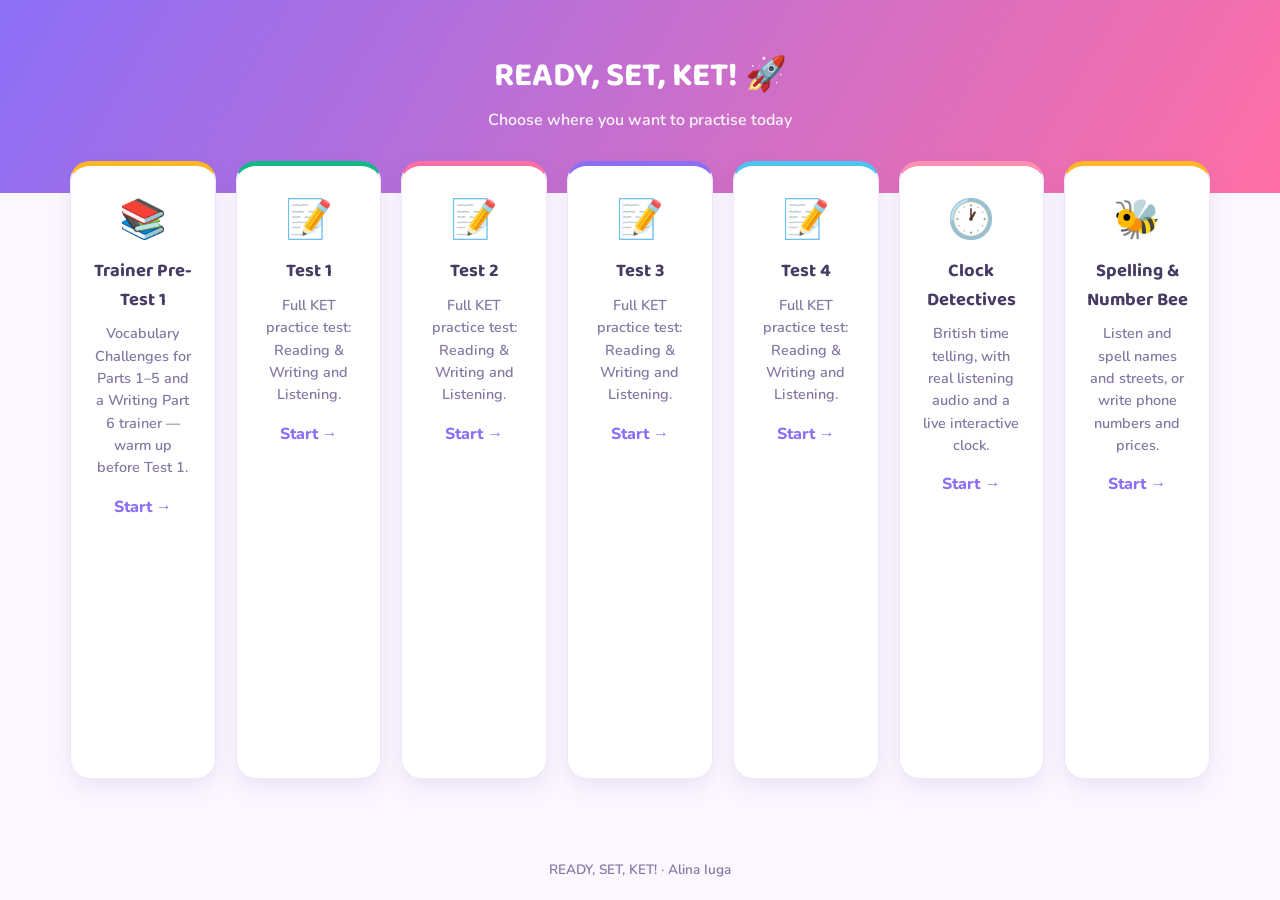
<file: index.html>
<!DOCTYPE html>
<html lang="en">
<head>
<meta charset="UTF-8">
<meta name="viewport" content="width=device-width, initial-scale=1.0">
<title>READY, SET, KET! — Home</title>
<link rel="stylesheet" href="ESTILOS/style-pretest.css">
<style>
  body{display:flex;flex-direction:column;min-height:100vh;}
  .hero{background:linear-gradient(120deg,var(--purple),var(--pink));color:#fff;text-align:center;padding:50px 20px 60px;}
  .hero h1{font-size:2.1rem;margin:0 0 6px;}
  .hero p{margin:0;font-weight:600;opacity:0.95;}
  .cards{max-width:1180px;margin:-32px auto 60px;padding:0 20px;display:grid;grid-template-columns:repeat(7,1fr);gap:20px;flex:1;}
  @media (max-width:1150px){.cards{grid-template-columns:repeat(4,1fr);}}
  @media (max-width:640px){.cards{grid-template-columns:repeat(2,1fr);}}
  @media (max-width:420px){.cards{grid-template-columns:1fr;}}
  .card{background:var(--card);border:1px solid var(--border);border-radius:var(--radius);padding:24px 20px;text-align:center;box-shadow:0 8px 20px rgba(90,70,160,0.10);text-decoration:none;color:var(--ink);transition:.15s;display:flex;flex-direction:column;gap:8px;}
  .card:hover{transform:translateY(-4px);box-shadow:0 12px 26px rgba(90,70,160,0.16);}
  .card .icon{font-size:2.4rem;}
  .card h2{margin:0;font-size:1.15rem;}
  .card p{margin:0;color:var(--ink-soft);font-size:0.9rem;font-weight:600;}
  .card .go{margin-top:8px;font-weight:800;color:var(--purple);}
  .card.pretest{border-top:5px solid var(--yellow);}
  .card.t1{border-top:5px solid var(--mint);}
  .card.t2{border-top:5px solid var(--pink);}
  .card.t3{border-top:5px solid var(--purple);}
  .card.t4{border-top:5px solid #4DC3F0;}
  .card.clock{border-top:5px solid #FF8FB1;}
  .card.bee{border-top:5px solid #FFB627;}
</style>
</head>
<body>

<div class="hero">
  <h1>READY, SET, KET! 🚀</h1>
  <p>Choose where you want to practise today</p>
</div>

<div class="cards">
  <a class="card pretest" href="PAGINAS/pretest1.html">
    <div class="icon">📚</div>
    <h2>Trainer Pre-Test 1</h2>
    <p>Vocabulary Challenges for Parts 1–5 and a Writing Part 6 trainer — warm up before Test 1.</p>
    <span class="go">Start →</span>
  </a>
  <a class="card t1" href="PAGINAS/test1.html">
    <div class="icon">📝</div>
    <h2>Test 1</h2>
    <p>Full KET practice test: Reading &amp; Writing and Listening.</p>
    <span class="go">Start →</span>
  </a>
  <a class="card t2" href="PAGINAS/test2.html">
    <div class="icon">📝</div>
    <h2>Test 2</h2>
    <p>Full KET practice test: Reading &amp; Writing and Listening.</p>
    <span class="go">Start →</span>
  </a>
  <a class="card t3" href="PAGINAS/test3.html">
    <div class="icon">📝</div>
    <h2>Test 3</h2>
    <p>Full KET practice test: Reading &amp; Writing and Listening.</p>
    <span class="go">Start →</span>
  </a>
  <a class="card t4" href="PAGINAS/test4.html">
    <div class="icon">📝</div>
    <h2>Test 4</h2>
    <p>Full KET practice test: Reading &amp; Writing and Listening.</p>
    <span class="go">Start →</span>
  </a>
  <a class="card clock" href="PAGINAS/time-telling.html">
    <div class="icon">🕐</div>
    <h2>Clock Detectives</h2>
    <p>British time telling, with real listening audio and a live interactive clock.</p>
    <span class="go">Start →</span>
  </a>
  <a class="card bee" href="PAGINAS/spelling-bee.html">
    <div class="icon">🐝</div>
    <h2>Spelling &amp; Number Bee</h2>
    <p>Listen and spell names and streets, or write phone numbers and prices.</p>
    <span class="go">Start →</span>
  </a>
</div>

<footer>READY, SET, KET! · Alina Iuga</footer>

</body>
</html>
</file>
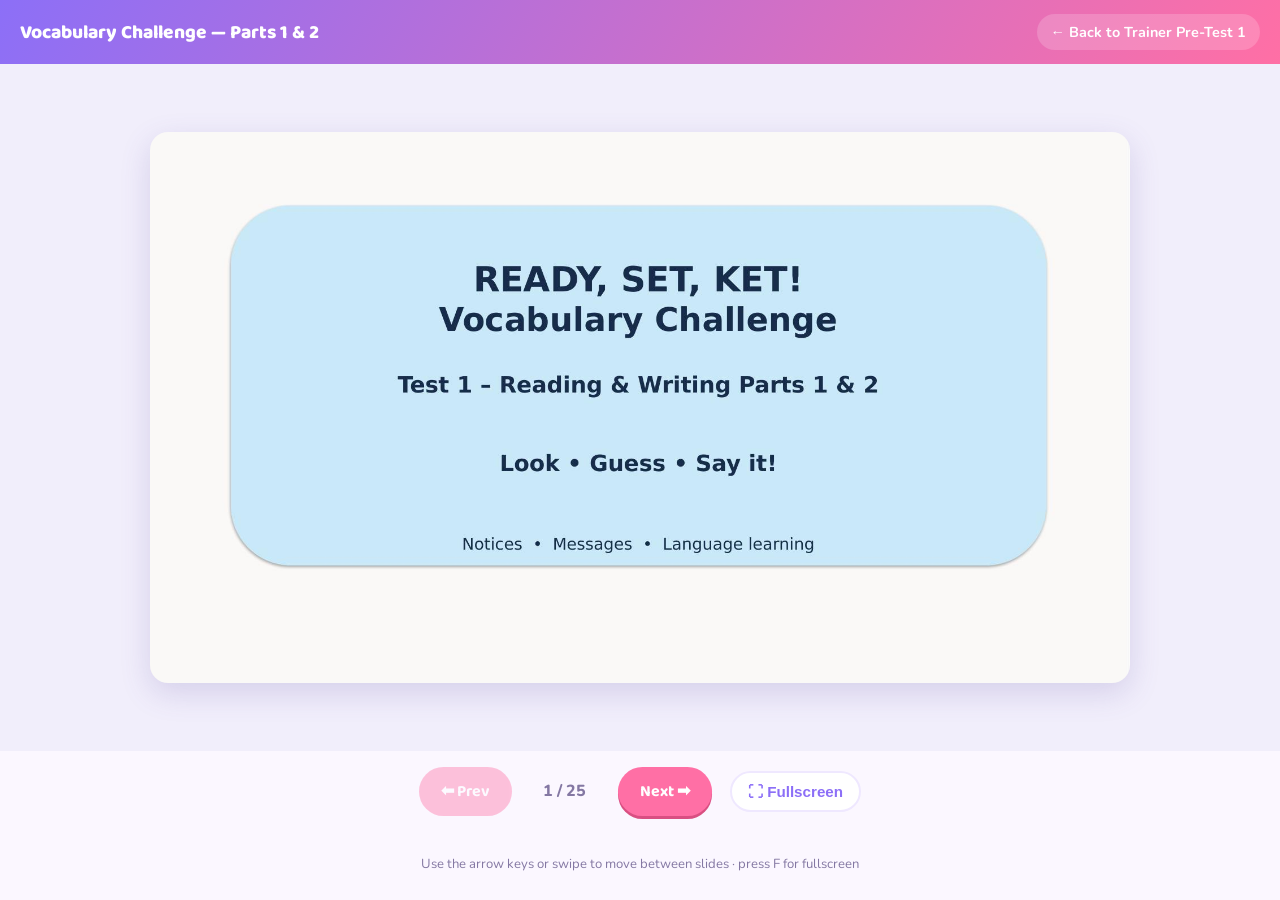
<file: PAGINAS/play-vocab1.html>
<!DOCTYPE html>
<html lang="en">
<head>
<meta charset="UTF-8">
<meta name="viewport" content="width=device-width, initial-scale=1.0">
<title>Vocabulary Challenge — Parts 1 & 2 — Slides</title>
<link rel="stylesheet" href="../ESTILOS/style-slideshow.css">
</head>
<body>

<div class="topbar">
  <span id="deck-title">Loading...</span>
  <a href="pretest1.html#vocab1">← Back to Trainer Pre-Test 1</a>
</div>

<div class="stage" id="stage">
  <div class="slide-wrap">
    <img id="slide-img" alt="Slide">
  </div>
</div>

<div class="controls">
  <button class="nav-btn" id="prev-btn">⬅ Prev</button>
  <span id="slide-counter">1 / 25</span>
  <button class="nav-btn" id="next-btn">Next ➡</button>
  <button class="icon-btn" id="fs-btn">⛶ Fullscreen</button>
</div>
<p class="hint">Use the arrow keys or swipe to move between slides · press F for fullscreen</p>

<script src="../SCRIPTS/slideshow.js"></script>
<script>
  initSlideshow({
    folder: '../IMAGENES/ppt-vocab1',
    prefix: 'slide-',
    pad: 2,
    count: 25,
    title: 'Vocabulary Challenge — Parts 1 & 2',
  });
</script>
</body>
</html>
</file>
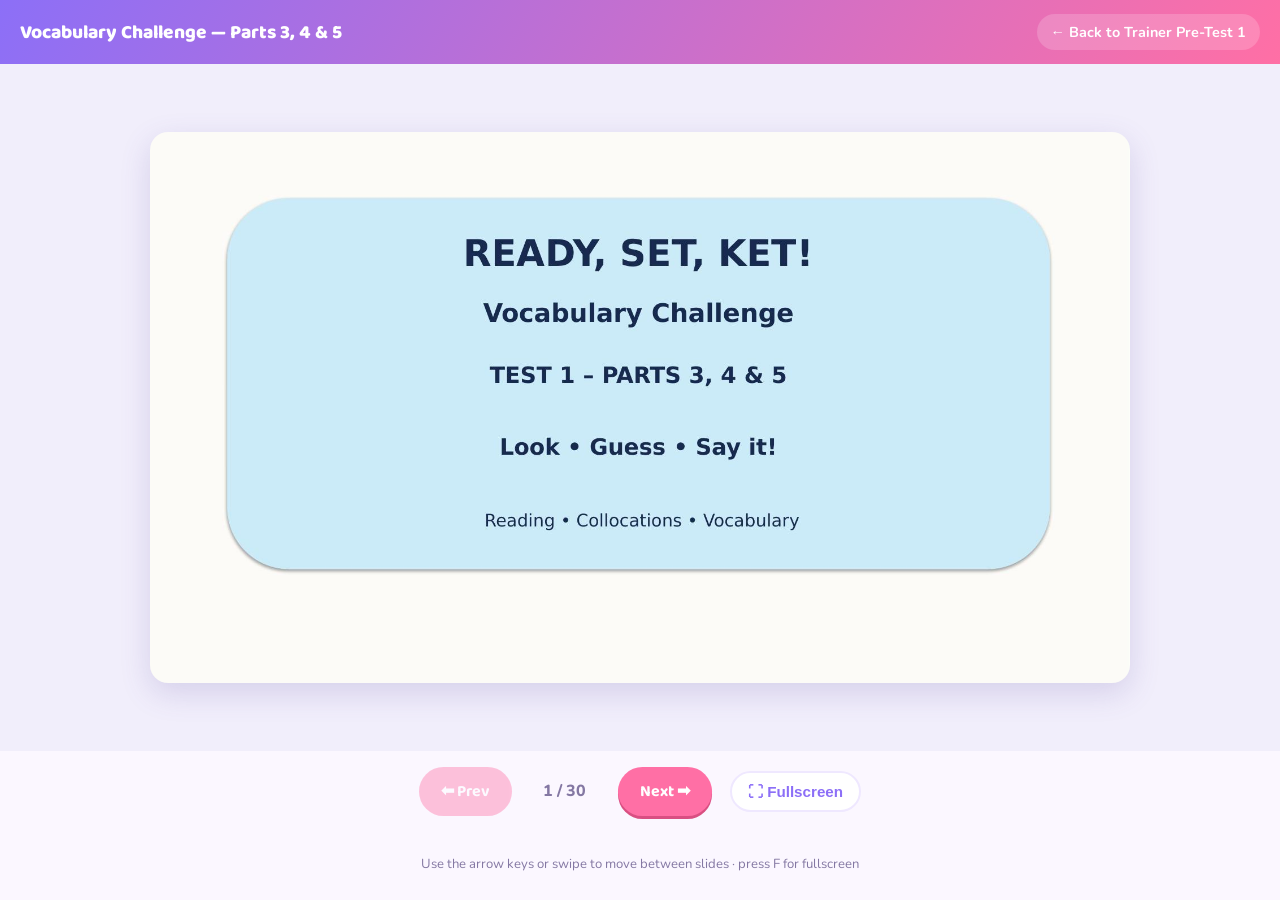
<file: PAGINAS/play-vocab2.html>
<!DOCTYPE html>
<html lang="en">
<head>
<meta charset="UTF-8">
<meta name="viewport" content="width=device-width, initial-scale=1.0">
<title>Vocabulary Challenge — Parts 3, 4 & 5 — Slides</title>
<link rel="stylesheet" href="../ESTILOS/style-slideshow.css">
</head>
<body>

<div class="topbar">
  <span id="deck-title">Loading...</span>
  <a href="pretest1.html#vocab2">← Back to Trainer Pre-Test 1</a>
</div>

<div class="stage" id="stage">
  <div class="slide-wrap">
    <img id="slide-img" alt="Slide">
  </div>
</div>

<div class="controls">
  <button class="nav-btn" id="prev-btn">⬅ Prev</button>
  <span id="slide-counter">1 / 30</span>
  <button class="nav-btn" id="next-btn">Next ➡</button>
  <button class="icon-btn" id="fs-btn">⛶ Fullscreen</button>
</div>
<p class="hint">Use the arrow keys or swipe to move between slides · press F for fullscreen</p>

<script src="../SCRIPTS/slideshow.js"></script>
<script>
  initSlideshow({
    folder: '../IMAGENES/ppt-vocab2',
    prefix: 'slide-',
    pad: 2,
    count: 30,
    title: 'Vocabulary Challenge — Parts 3, 4 & 5',
  });
</script>
</body>
</html>
</file>
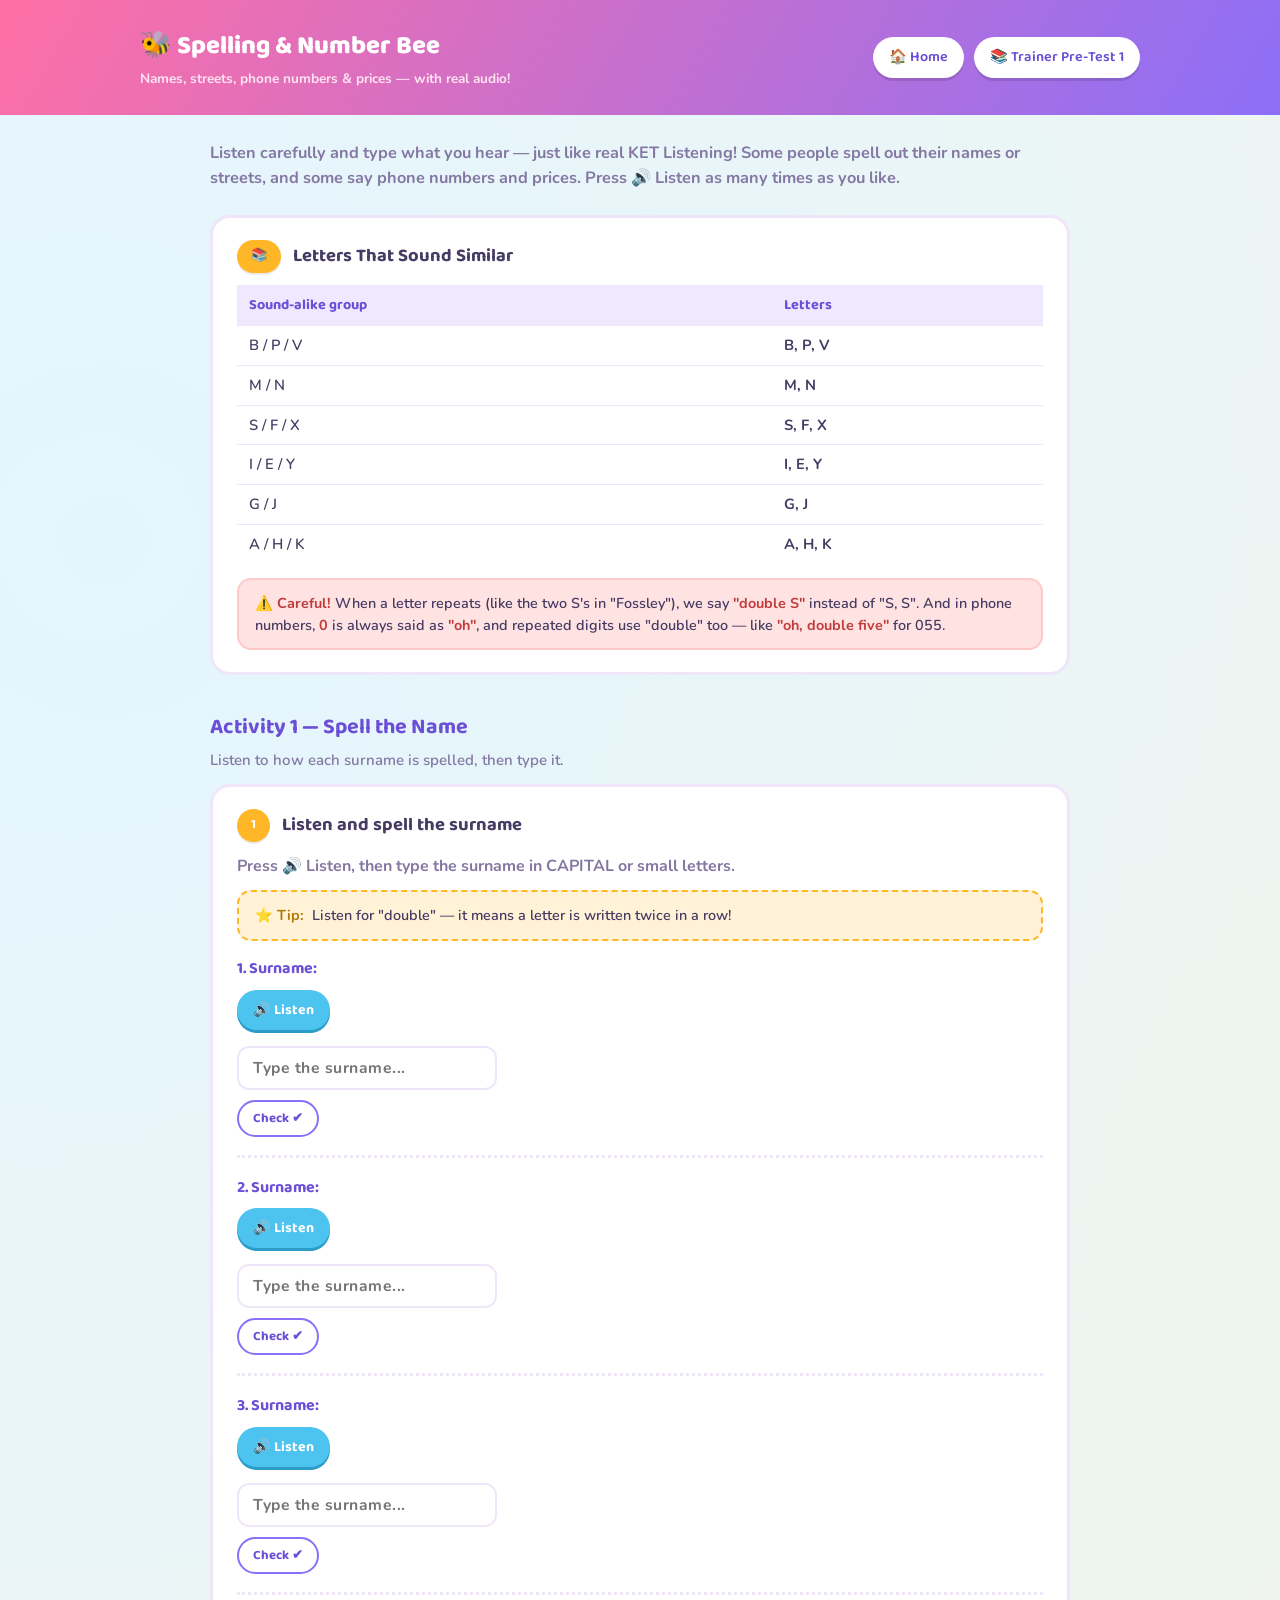
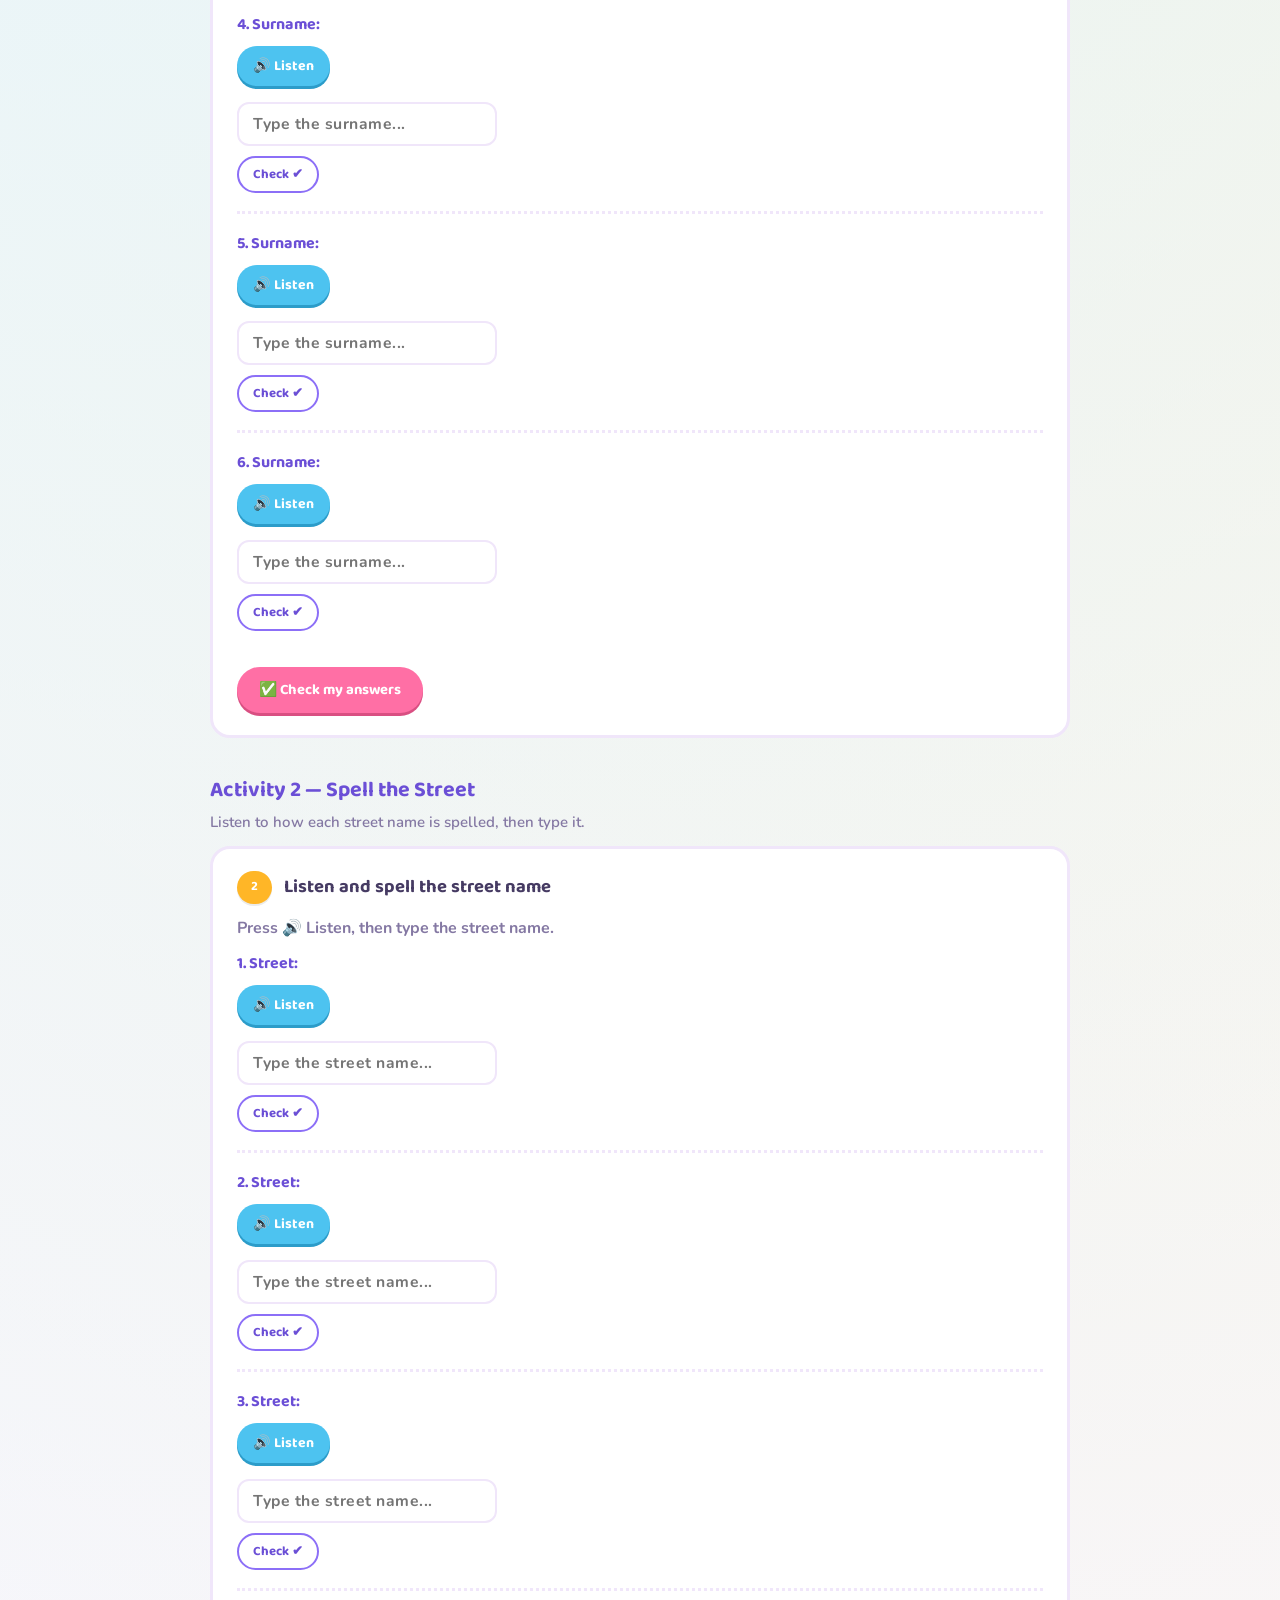
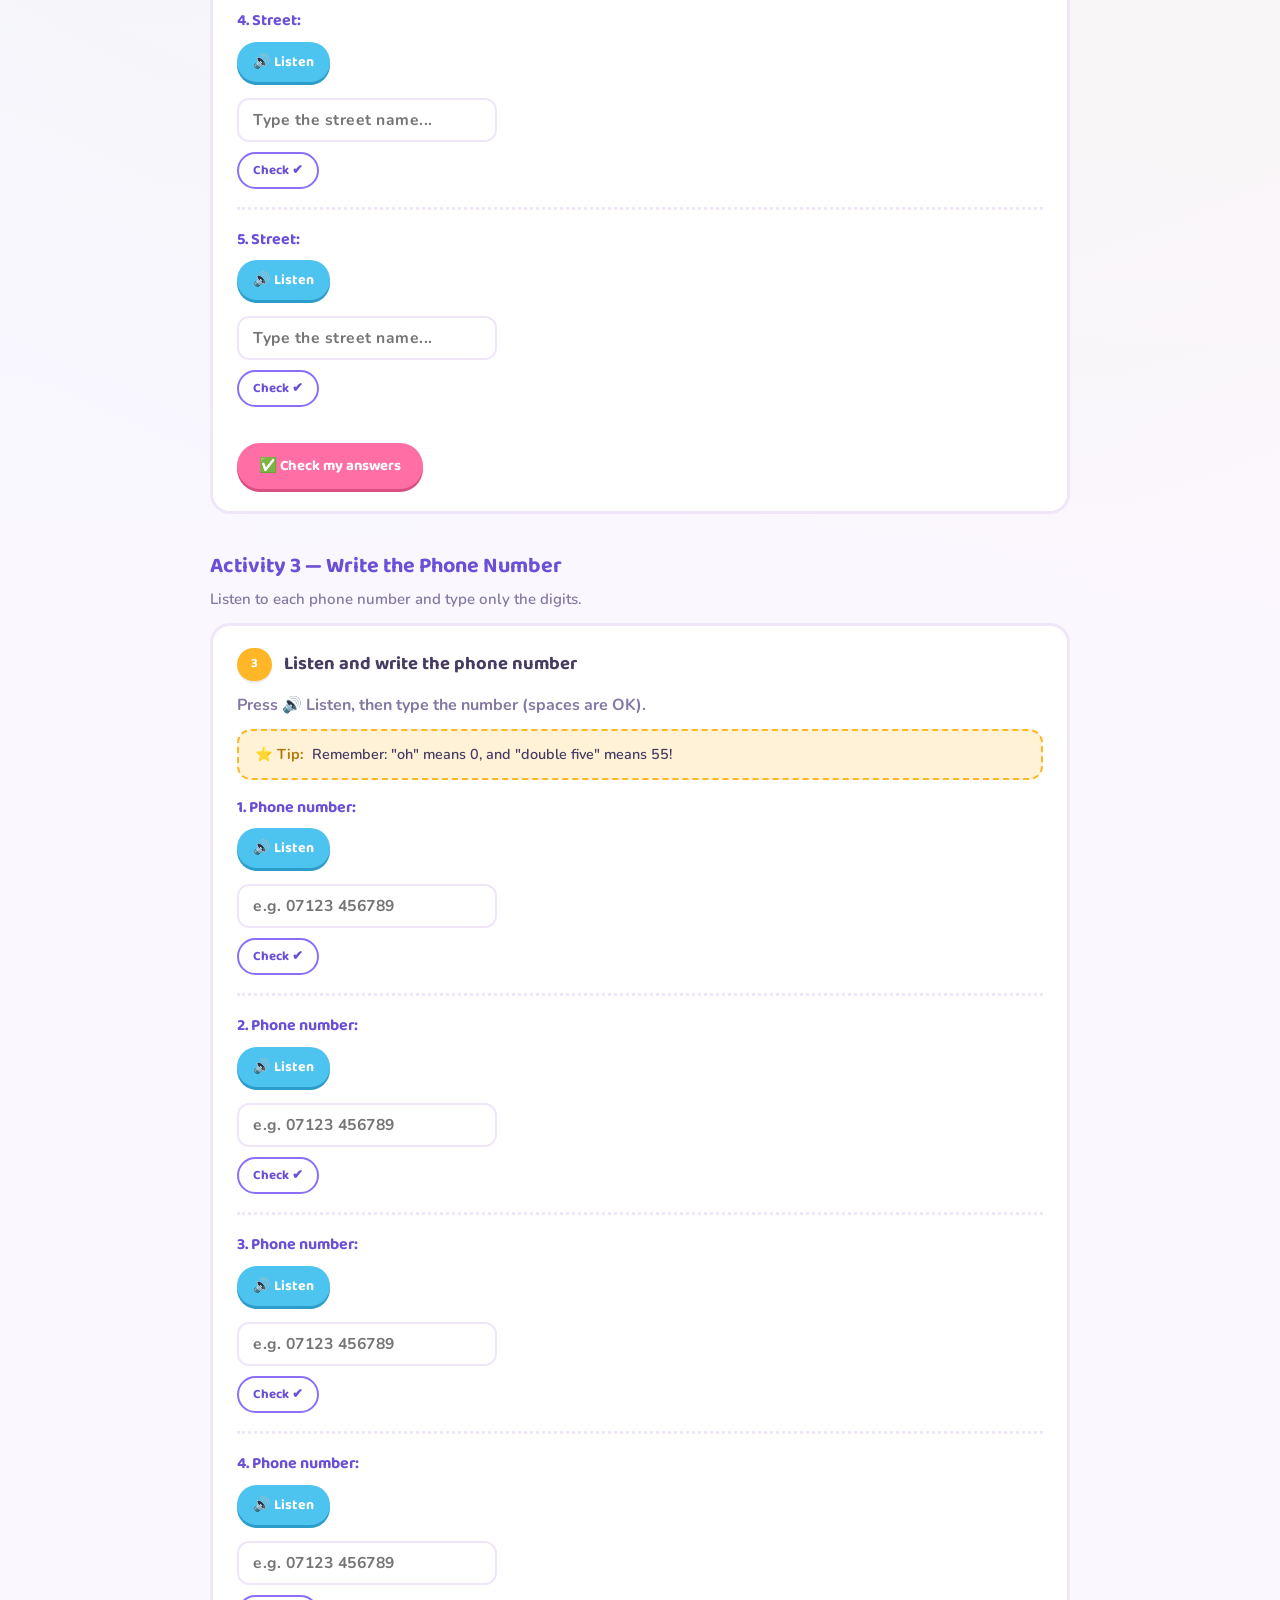
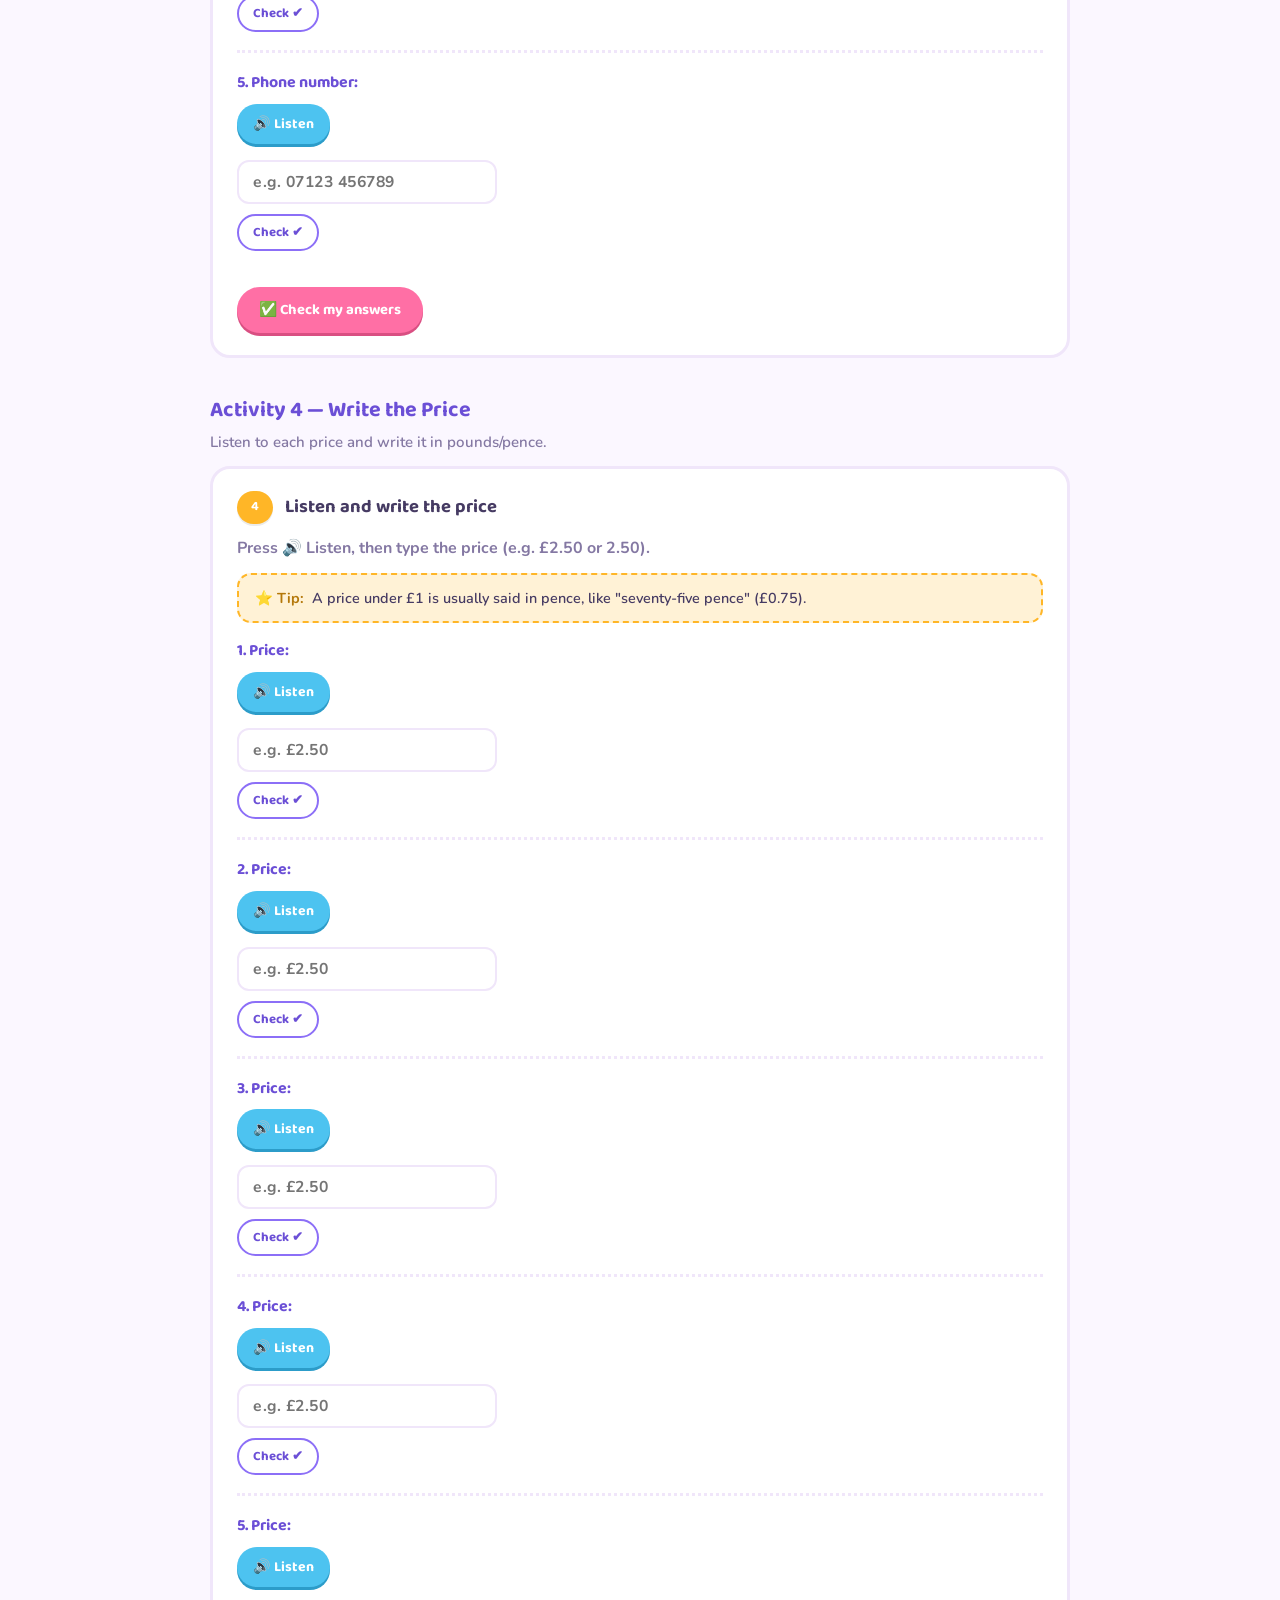
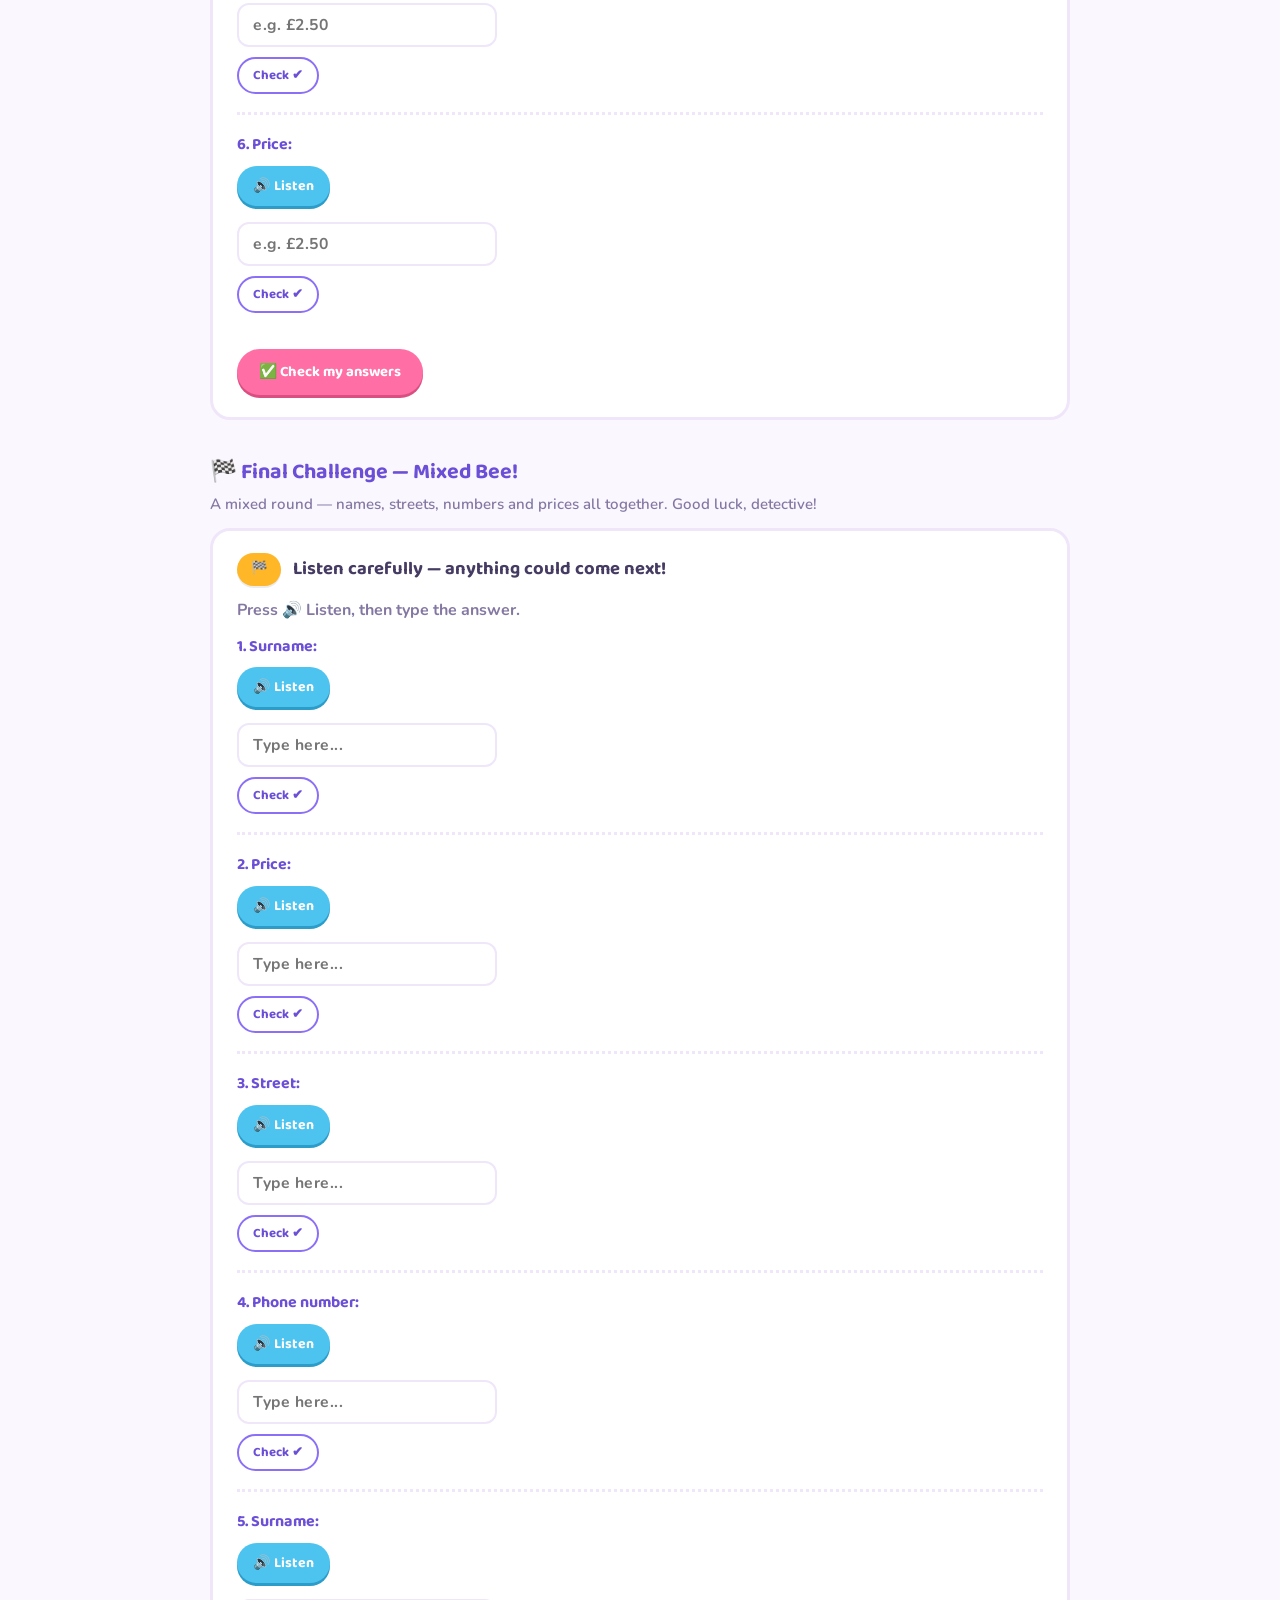
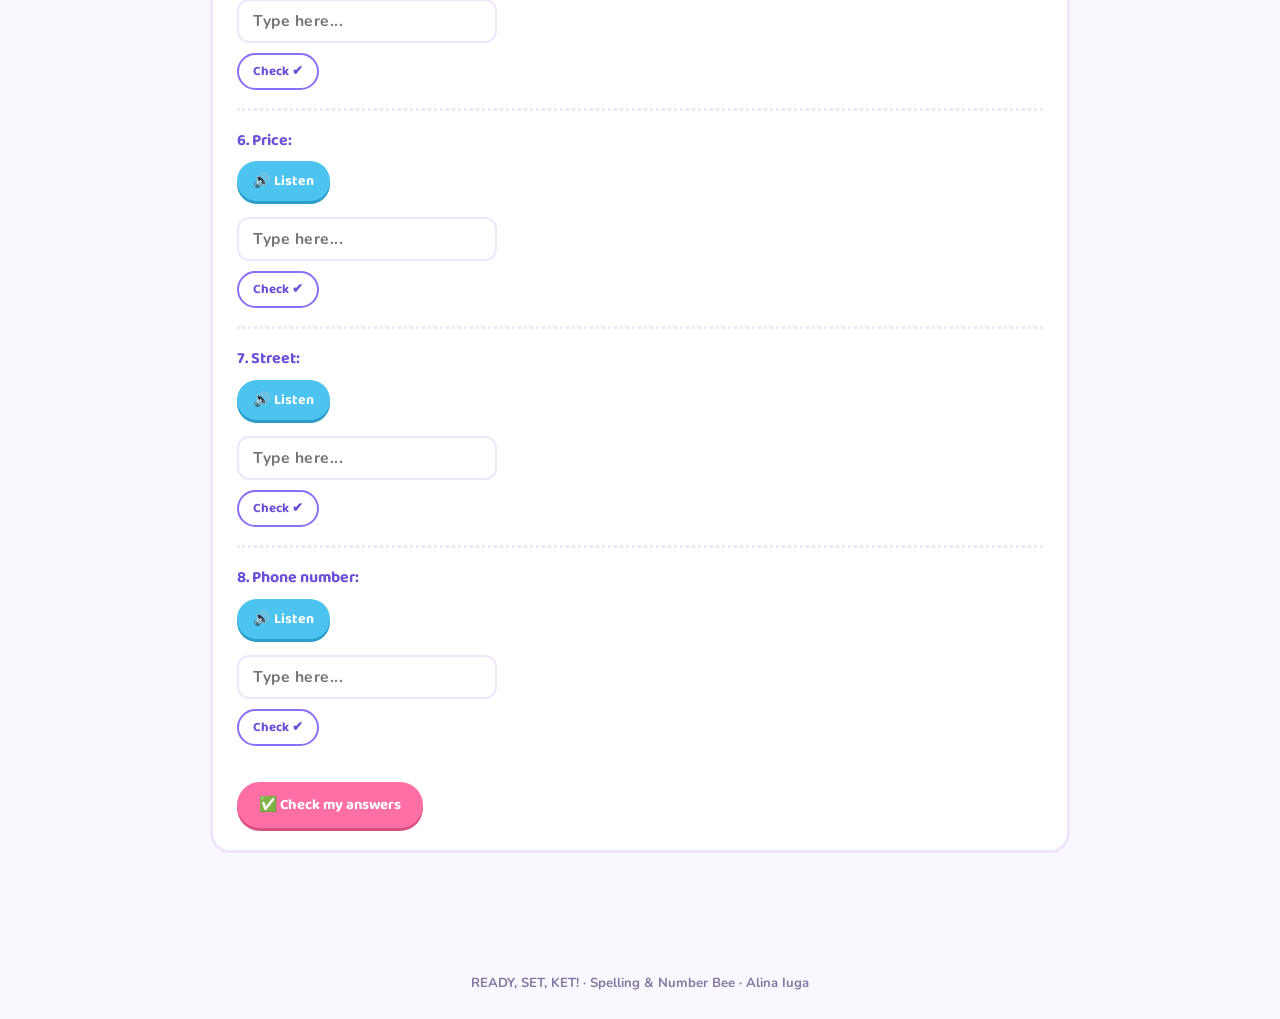
<file: PAGINAS/spelling-bee.html>
<!DOCTYPE html>
<html lang="en">
<head>
<meta charset="UTF-8">
<meta name="viewport" content="width=device-width, initial-scale=1.0">
<title>🐝 Spelling &amp; Number Bee</title>
<link rel="stylesheet" href="https://fonts.googleapis.com/css2?family=Baloo+2:wght@500;600;700;800&family=Nunito:wght@400;600;700;800&display=swap">
<style>
:root{
  --bg:#FBF7FF; --panel:#FFFFFF; --ink:#463B63; --ink-soft:#8478A3;
  --pink:#FF6FA5; --pink-light:#FFE3EF; --purple:#8C6FF7; --purple-dark:#6B4FD6; --purple-light:#EFE8FF;
  --mint:#12B886; --mint-light:#DFFBF0; --sun:#FFB627; --sun-light:#FFF2D6;
  --coral:#FF6B6B; --coral-light:#FFE3E3; --sky:#4DC3F0; --sky-light:#E3F6FE;
  --line:#F0E6FA; --radius:20px;
  --sans:'Nunito', sans-serif; --display:'Baloo 2', var(--sans);
}
*{box-sizing:border-box;}
body{margin:0;background:radial-gradient(circle at 8% 6%, var(--sky-light) 0, transparent 40%), radial-gradient(circle at 95% 12%, var(--sun-light) 0, transparent 35%), var(--bg);color:var(--ink);font-family:var(--sans);font-weight:600;line-height:1.55;}
a{color:var(--purple-dark);}
.topbar{background:linear-gradient(120deg, var(--pink) 0%, var(--purple) 100%);color:#fff;padding:26px 24px;}
.topbar-inner{max-width:1000px;margin:0 auto;display:flex;align-items:center;justify-content:space-between;gap:16px;flex-wrap:wrap;}
.brand{font-family:var(--display);font-weight:800;font-size:1.6rem;}
.brand small{display:block;font-family:var(--sans);font-weight:700;font-size:0.85rem;color:#FFE3F1;margin-top:2px;}
.topbar-nav{display:flex;gap:10px;flex-wrap:wrap;}
.topbar-nav a{font-family:var(--display);font-weight:600;font-size:0.9rem;color:var(--purple-dark);background:#fff;padding:9px 16px;border-radius:999px;text-decoration:none;box-shadow:0 3px 0 rgba(0,0,0,.12);transition:transform .12s ease;}
.topbar-nav a:hover{transform:translateY(-2px);}
main{max-width:900px;margin:0 auto;padding:26px 20px 70px;}
.intro{font-weight:700;font-size:1.02rem;color:var(--ink-soft);margin:0 0 24px;}
.section-head{margin:36px 0 12px;}
.section-head h2{font-family:var(--display);font-size:1.35rem;color:var(--purple-dark);margin:0 0 4px;}
.section-head p{margin:0;color:var(--ink-soft);font-size:0.94rem;}
.part{background:var(--panel);border:3px solid var(--line);border-radius:var(--radius);padding:22px 24px;margin-bottom:24px;}
.part-head{display:flex;align-items:center;gap:12px;margin-bottom:12px;}
.badge{font-family:var(--display);font-weight:700;font-size:0.82rem;color:#fff;background:var(--sun);padding:6px 14px;border-radius:999px;box-shadow:0 2px 0 rgba(0,0,0,.08);flex:none;}
.part-head h3{font-family:var(--display);font-size:1.15rem;margin:0;color:var(--ink);}
.instructions{font-weight:700;color:var(--ink-soft);margin:0 0 12px;}
.tip{display:flex;gap:8px;background:var(--sun-light);border:2px dashed var(--sun);border-radius:14px;padding:12px 16px;font-size:0.9rem;margin-bottom:16px;}
.tip b{color:#B4780A;flex:none;}
.warn-box{background:var(--coral-light);border:2px solid #FFC9C9;border-radius:14px;padding:12px 16px;font-size:0.9rem;margin-top:14px;}
.warn-box b{color:#C23B3B;}
.alpha-table{width:100%;border-collapse:collapse;margin:12px 0;}
.alpha-table th{background:var(--purple-light);color:var(--purple-dark);text-align:left;padding:9px 12px;font-family:var(--display);font-size:0.9rem;}
.alpha-table td{padding:8px 12px;border-top:1px solid var(--line);font-size:0.92rem;}

.item-row{border-top:3px dotted var(--line);padding:18px 0;}
.item-row:first-child{border-top:none;padding-top:0;}
.item-num{font-family:var(--display);font-weight:700;color:var(--purple-dark);margin-bottom:8px;display:block;}
.speak-btn{display:inline-flex;align-items:center;gap:6px;font-family:var(--display);font-weight:700;font-size:0.88rem;color:#fff;background:var(--sky);border:none;padding:9px 16px;border-radius:999px;cursor:pointer;box-shadow:0 3px 0 #2C9CC9;transition:transform .1s ease;margin-bottom:10px;}
.speak-btn:hover{transform:translateY(-2px);}
.speak-btn:active{transform:translateY(1px);box-shadow:0 1px 0 #2C9CC9;}
input.bee-input{font-family:var(--sans);font-weight:700;font-size:0.98rem;border:2px solid var(--line);border-radius:12px;padding:9px 14px;width:260px;max-width:100%;letter-spacing:0.5px;display:block;margin-top:6px;}
input.bee-input.correct{border-color:var(--mint);background:var(--mint-light);}
input.bee-input.incorrect{border-color:var(--coral);background:var(--coral-light);}
.bee-answer{font-size:0.82rem;color:var(--ink-soft);display:none;margin-top:6px;}
.bee-answer.show{display:block;}
.item-check{display:inline-flex;align-items:center;font-family:var(--display);font-weight:700;font-size:0.82rem;color:var(--purple-dark);background:#fff;border:2px solid var(--purple);padding:6px 14px;border-radius:999px;cursor:pointer;margin-top:10px;transition:transform .1s ease,background .1s ease;}
.item-check:hover{background:var(--purple-light);transform:translateY(-1px);}
.item-check.item-reset{border-color:var(--mint);color:#0e8f6c;}
.item-check.item-reset:hover{background:var(--mint-light);}
.part-actions{display:flex;align-items:center;gap:14px;margin-top:18px;flex-wrap:wrap;}
.btn{font-family:var(--display);font-weight:700;font-size:0.92rem;padding:11px 22px;border-radius:999px;border:none;cursor:pointer;background:var(--pink);color:#fff;box-shadow:0 3px 0 #D94F82;transition:transform .1s ease;}
.btn:hover{transform:translateY(-2px);}
.btn:active{transform:translateY(1px);box-shadow:0 1px 0 #D94F82;}
.btn.ghost{background:#fff;color:var(--purple-dark);border:2px solid var(--purple);box-shadow:none;}
.btn.ghost:hover{background:var(--purple-light);}
.btn:disabled{opacity:0.55;cursor:default;box-shadow:none;transform:none;}
.score{font-family:var(--display);font-weight:700;font-size:0.95rem;color:var(--ink-soft);}
.score.good{color:var(--mint);}
footer{text-align:center;font-size:0.82rem;font-weight:700;color:var(--ink-soft);padding:26px;}
</style>
</head>
<body>

<div class="topbar">
  <div class="topbar-inner">
    <div class="brand">🐝 Spelling &amp; Number Bee <small>Names, streets, phone numbers &amp; prices — with real audio!</small></div>
    <div class="topbar-nav">
      <a href="../index.html">🏠 Home</a>
      <a href="pretest1.html">📚 Trainer Pre-Test 1</a>
    </div>
  </div>
</div>

<main>
  <p class="intro" id="intro-text"></p>
  <div id="sections"></div>
</main>

<footer>READY, SET, KET! · Spelling &amp; Number Bee · Alina Iuga</footer>

<script>
/* ---------- helpers ---------- */
function el(tag, cls, text) {
  const e = document.createElement(tag);
  if (cls) e.className = cls;
  if (text !== undefined) e.textContent = text;
  return e;
}
function normText(s) {
  return (s || '').toUpperCase().trim().replace(/\s+/g, ' ');
}
function normDigits(s) {
  return (s || '').replace(/\D/g, '');
}
function normPrice(s) {
  return (s || '').toLowerCase().trim().replace('£', '').replace(/\s+/g, '');
}

/* ---------- speech ---------- */
function speak(text) {
  if (!window.speechSynthesis) { alert("Sorry, your browser can't play audio for this."); return; }
  window.speechSynthesis.cancel();
  const u = new SpeechSynthesisUtterance(text);
  u.lang = 'en-GB'; u.rate = 0.78; u.pitch = 1.05;
  const voices = window.speechSynthesis.getVoices();
  const gb = voices.find(v => v.lang === 'en-GB') || voices.find(v => v.lang && v.lang.startsWith('en'));
  if (gb) u.voice = gb;
  window.speechSynthesis.speak(u);
}

/* ---------- spelling / number helpers (also used to build the data below) ---------- */
function spellLetters(word) {
  const letters = word.toUpperCase().split('');
  const parts = [];
  for (let i = 0; i < letters.length; i++) {
    if (letters[i] === letters[i - 1]) parts[parts.length - 1] = 'double ' + letters[i];
    else parts.push(letters[i]);
  }
  return parts.join(', ');
}
function digitWord(d) {
  return d === '0' ? 'oh' : ['zero', 'one', 'two', 'three', 'four', 'five', 'six', 'seven', 'eight', 'nine'][+d];
}
function phoneSpeech(numStr) {
  const digits = numStr.replace(/\D/g, '').split('');
  const out = [];
  for (let i = 0; i < digits.length; i++) {
    if (digits[i] === digits[i - 1]) out[out.length - 1] = 'double ' + digitWord(digits[i]);
    else out.push(digitWord(digits[i]));
  }
  return out.join(', ');
}
const ONES = ['zero', 'one', 'two', 'three', 'four', 'five', 'six', 'seven', 'eight', 'nine', 'ten', 'eleven', 'twelve', 'thirteen', 'fourteen', 'fifteen', 'sixteen', 'seventeen', 'eighteen', 'nineteen'];
const TENS = ['', '', 'twenty', 'thirty', 'forty', 'fifty', 'sixty', 'seventy', 'eighty', 'ninety'];
function numberWords(n) {
  if (n < 20) return ONES[n];
  const t = Math.floor(n / 10), o = n % 10;
  return TENS[t] + (o ? '-' + ONES[o] : '');
}
function priceWords(pounds, pence) {
  if (pounds === 0) return numberWords(pence) + ' pence';
  if (pence === 0) return numberWords(pounds) + ' pound' + (pounds === 1 ? '' : 's');
  return numberWords(pounds) + ' pound' + (pounds === 1 ? '' : 's') + ' ' + numberWords(pence);
}

/* ---------- per-item check/reset toggle ---------- */
function addItemCheckButton(container, onCheck, onReset) {
  function renderCheckBtn() {
    const btn = el('button', 'item-check', 'Check ✔');
    btn.type = 'button';
    btn.addEventListener('click', () => { onCheck(); btn.replaceWith(renderResetBtn()); });
    return btn;
  }
  function renderResetBtn() {
    const btn = el('button', 'item-check item-reset', '🔄 Try again');
    btn.type = 'button';
    btn.addEventListener('click', () => { onReset(); btn.replaceWith(renderCheckBtn()); });
    return btn;
  }
  container.appendChild(renderCheckBtn());
}
function updatePartScore(partEl) {
  if (!partEl) return;
  const items = partEl.querySelectorAll('[data-kind]');
  const total = items.length;
  let graded = 0, correct = 0;
  items.forEach(it => { if (it.dataset.graded === '1') { graded++; if (it.dataset.correct === '1') correct++; } });
  const scoreEl = partEl.querySelector('.score');
  if (scoreEl) {
    if (graded === 0) { scoreEl.textContent = ''; scoreEl.classList.remove('good'); }
    else {
      const perfect = graded === total && correct === total;
      scoreEl.textContent = `${correct} / ${total} correct${perfect ? ' 🎉' : ''}`;
      scoreEl.classList.toggle('good', perfect);
    }
  }
}

/* ---------- generic "listen and type" builder (used by every activity) ---------- */
function buildListenType(part) {
  const wrap = el('div');
  part.items.forEach(item => {
    const row = el('div', 'item-row'); row.dataset.kind = 'bee';
    row.appendChild(el('span', 'item-num', item.num + '. ' + (item.label || '')));
    const sbtn = el('button', 'speak-btn', '🔊 Listen');
    sbtn.type = 'button';
    sbtn.addEventListener('click', () => speak(item.speakText));
    row.appendChild(sbtn);

    const input = document.createElement('input');
    input.type = 'text'; input.className = 'bee-input'; input.placeholder = item.placeholder || 'Type here...';
    row.appendChild(input);
    const ans = el('span', 'bee-answer', '(' + item.accepted[0] + ')');
    row.appendChild(ans);

    addItemCheckButton(row,
      () => {
        const val = item.normalize(input.value);
        const ok = item.accepted.map(item.normalize).includes(val) && val !== '';
        input.classList.toggle('correct', ok); input.classList.toggle('incorrect', !ok);
        input.disabled = true; ans.classList.add('show');
        row.dataset.graded = '1'; row.dataset.correct = ok ? '1' : '0';
        updatePartScore(row.closest('.part'));
      },
      () => {
        input.value = ''; input.disabled = false; input.classList.remove('correct', 'incorrect'); ans.classList.remove('show');
        delete row.dataset.graded; delete row.dataset.correct;
        updatePartScore(row.closest('.part'));
      }
    );
    wrap.appendChild(row);
  });
  return wrap;
}

function buildPart(part) {
  const section = el('section', 'part'); section.id = part.id;
  const head = el('div', 'part-head');
  head.appendChild(el('span', 'badge', part.number));
  head.appendChild(el('h3', null, part.title));
  section.appendChild(head);
  const body = el('div');
  if (part.instructions) body.appendChild(el('p', 'instructions', part.instructions));
  if (part.tip) { const tip = el('div', 'tip'); tip.innerHTML = `<b>⭐ Tip:</b> <span>${part.tip}</span>`; body.appendChild(tip); }
  body.appendChild(buildListenType(part));

  const actions = el('div', 'part-actions');
  const checkBtn = el('button', 'btn', '✅ Check my answers');
  checkBtn.type = 'button';
  const resetBtn = el('button', 'btn ghost', '🔄 Try again');
  resetBtn.type = 'button'; resetBtn.style.display = 'none';
  checkBtn.addEventListener('click', () => {
    section.querySelectorAll('.item-check:not(.item-reset)').forEach(b => b.click());
    checkBtn.disabled = true; checkBtn.textContent = '✔️ Checked';
    resetBtn.style.display = 'inline-block';
  });
  resetBtn.addEventListener('click', () => {
    const fresh = buildPart(part);
    section.replaceWith(fresh);
  });
  actions.appendChild(checkBtn); actions.appendChild(resetBtn); actions.appendChild(el('span', 'score', ''));
  body.appendChild(actions);
  section.appendChild(body);
  return section;
}

function buildReference(sec) {
  const wrap = el('div', 'part'); wrap.id = sec.id;
  const head = el('div', 'part-head');
  head.appendChild(el('span', 'badge', '📚'));
  head.appendChild(el('h3', null, sec.title));
  wrap.appendChild(head);

  const table = document.createElement('table'); table.className = 'alpha-table';
  table.innerHTML = `<tr><th>Sound-alike group</th><th>Letters</th></tr>` +
    sec.groups.map(g => `<tr><td>${g.name}</td><td><b>${g.letters}</b></td></tr>`).join('');
  wrap.appendChild(table);

  const warn = el('div', 'warn-box');
  warn.innerHTML = `<b>⚠️ Careful!</b> ${sec.warning}`;
  wrap.appendChild(warn);
  return wrap;
}

/* ==================== DATA ==================== */
const BEE_DATA = {
  intro: "Listen carefully and type what you hear — just like real KET Listening! Some people spell out their names or streets, and some say phone numbers and prices. Press 🔊 Listen as many times as you like.",
  reference: {
    id: 'ref', title: 'Letters That Sound Similar',
    groups: [
      { name: 'B / P / V', letters: 'B, P, V' },
      { name: 'M / N', letters: 'M, N' },
      { name: 'S / F / X', letters: 'S, F, X' },
      { name: 'I / E / Y', letters: 'I, E, Y' },
      { name: 'G / J', letters: 'G, J' },
      { name: 'A / H / K', letters: 'A, H, K' },
    ],
    warning: `When a letter repeats (like the two S's in "Fossley"), we say <b>"double S"</b> instead of "S, S". And in phone numbers, <b>0</b> is always said as <b>"oh"</b>, and repeated digits use "double" too — like <b>"oh, double five"</b> for 055.`,
  },
  sections: [
    {
      id: 'bee1', label: 'Activity 1 — Spell the Name', navLabel: 'Ex.1 Names',
      description: 'Listen to how each surname is spelled, then type it.',
      parts: [{
        id: 'ex1', number: '1', title: 'Listen and spell the surname', instructions: 'Press 🔊 Listen, then type the surname in CAPITAL or small letters.',
        tip: 'Listen for "double" — it means a letter is written twice in a row!',
        items: [
          { num: 1, label: 'Surname:', speakText: `Her surname is Thompson. That's spelled ${spellLetters('THOMPSON')}.`, accepted: ['THOMPSON'], normalize: normText, placeholder: 'Type the surname...' },
          { num: 2, label: 'Surname:', speakText: `His surname is Bailey. That's spelled ${spellLetters('BAILEY')}.`, accepted: ['BAILEY'], normalize: normText, placeholder: 'Type the surname...' },
          { num: 3, label: 'Surname:', speakText: `Her surname is Fitzgerald. That's spelled ${spellLetters('FITZGERALD')}.`, accepted: ['FITZGERALD'], normalize: normText, placeholder: 'Type the surname...' },
          { num: 4, label: 'Surname:', speakText: `His surname is Higgins. That's spelled ${spellLetters('HIGGINS')}.`, accepted: ['HIGGINS'], normalize: normText, placeholder: 'Type the surname...' },
          { num: 5, label: 'Surname:', speakText: `Her surname is Sanchez. That's spelled ${spellLetters('SANCHEZ')}.`, accepted: ['SANCHEZ'], normalize: normText, placeholder: 'Type the surname...' },
          { num: 6, label: 'Surname:', speakText: `His surname is Whitworth. That's spelled ${spellLetters('WHITWORTH')}.`, accepted: ['WHITWORTH'], normalize: normText, placeholder: 'Type the surname...' },
        ],
      }],
    },
    {
      id: 'bee2', label: 'Activity 2 — Spell the Street', navLabel: 'Ex.2 Streets',
      description: 'Listen to how each street name is spelled, then type it.',
      parts: [{
        id: 'ex2', number: '2', title: 'Listen and spell the street name', instructions: 'Press 🔊 Listen, then type the street name.',
        items: [
          { num: 1, label: 'Street:', speakText: `The street is called Bellview Road. That's spelled ${spellLetters('BELLVIEW')}.`, accepted: ['BELLVIEW'], normalize: normText, placeholder: 'Type the street name...' },
          { num: 2, label: 'Street:', speakText: `She lives on Cross Street. That's spelled ${spellLetters('CROSS')}.`, accepted: ['CROSS'], normalize: normText, placeholder: 'Type the street name...' },
          { num: 3, label: 'Street:', speakText: `The address is Kingfisher Avenue. That's spelled ${spellLetters('KINGFISHER')}.`, accepted: ['KINGFISHER'], normalize: normText, placeholder: 'Type the street name...' },
          { num: 4, label: 'Street:', speakText: `It's on Appleby Lane. That's spelled ${spellLetters('APPLEBY')}.`, accepted: ['APPLEBY'], normalize: normText, placeholder: 'Type the street name...' },
          { num: 5, label: 'Street:', speakText: `The road is called Windermere Close. That's spelled ${spellLetters('WINDERMERE')}.`, accepted: ['WINDERMERE'], normalize: normText, placeholder: 'Type the street name...' },
        ],
      }],
    },
    {
      id: 'bee3', label: 'Activity 3 — Write the Phone Number', navLabel: 'Ex.3 Phone numbers',
      description: 'Listen to each phone number and type only the digits.',
      parts: [{
        id: 'ex3', number: '3', title: 'Listen and write the phone number', instructions: 'Press 🔊 Listen, then type the number (spaces are OK).',
        tip: 'Remember: "oh" means 0, and "double five" means 55!',
        items: [
          { num: 1, label: 'Phone number:', speakText: `The phone number is ${phoneSpeech('07714552398')}.`, accepted: ['07714552398'], normalize: normDigits, placeholder: 'e.g. 07123 456789' },
          { num: 2, label: 'Phone number:', speakText: `The phone number is ${phoneSpeech('01865774120')}.`, accepted: ['01865774120'], normalize: normDigits, placeholder: 'e.g. 07123 456789' },
          { num: 3, label: 'Phone number:', speakText: `The phone number is ${phoneSpeech('07990336154')}.`, accepted: ['07990336154'], normalize: normDigits, placeholder: 'e.g. 07123 456789' },
          { num: 4, label: 'Phone number:', speakText: `The phone number is ${phoneSpeech('01142887633')}.`, accepted: ['01142887633'], normalize: normDigits, placeholder: 'e.g. 07123 456789' },
          { num: 5, label: 'Phone number:', speakText: `The phone number is ${phoneSpeech('07456219980')}.`, accepted: ['07456219980'], normalize: normDigits, placeholder: 'e.g. 07123 456789' },
        ],
      }],
    },
    {
      id: 'bee4', label: 'Activity 4 — Write the Price', navLabel: 'Ex.4 Prices',
      description: 'Listen to each price and write it in pounds/pence.',
      parts: [{
        id: 'ex4', number: '4', title: 'Listen and write the price', instructions: 'Press 🔊 Listen, then type the price (e.g. £2.50 or 2.50).',
        tip: 'A price under £1 is usually said in pence, like "seventy-five pence" (£0.75).',
        items: [
          { num: 1, label: 'Price:', speakText: `The ticket costs ${priceWords(2, 50)}.`, accepted: ['2.50', '£2.50', '2.5'], normalize: normPrice, placeholder: 'e.g. £2.50' },
          { num: 2, label: 'Price:', speakText: `It costs ${priceWords(4, 99)}.`, accepted: ['4.99', '£4.99'], normalize: normPrice, placeholder: 'e.g. £2.50' },
          { num: 3, label: 'Price:', speakText: `That's ${priceWords(0, 75)}.`, accepted: ['0.75', '£0.75', '.75', '75p'], normalize: normPrice, placeholder: 'e.g. £2.50' },
          { num: 4, label: 'Price:', speakText: `The tour costs ${priceWords(13, 20)}.`, accepted: ['13.20', '£13.20', '13.2'], normalize: normPrice, placeholder: 'e.g. £2.50' },
          { num: 5, label: 'Price:', speakText: `It's ${priceWords(1, 5)}.`, accepted: ['1.05', '£1.05'], normalize: normPrice, placeholder: 'e.g. £2.50' },
          { num: 6, label: 'Price:', speakText: `The book costs ${priceWords(9, 0)}.`, accepted: ['9.00', '£9.00', '9', '9.0'], normalize: normPrice, placeholder: 'e.g. £2.50' },
        ],
      }],
    },
    {
      id: 'bee5', label: '🏁 Final Challenge — Mixed Bee!', navLabel: 'Final challenge',
      description: 'A mixed round — names, streets, numbers and prices all together. Good luck, detective!',
      parts: [{
        id: 'ex5', number: '🏁', title: 'Listen carefully — anything could come next!', instructions: 'Press 🔊 Listen, then type the answer.',
        items: [
          { num: 1, label: 'Surname:', speakText: `Her surname is Douglas. That's spelled ${spellLetters('DOUGLAS')}.`, accepted: ['DOUGLAS'], normalize: normText, placeholder: 'Type here...' },
          { num: 2, label: 'Price:', speakText: `The drink costs ${priceWords(1, 40)}.`, accepted: ['1.40', '£1.40'], normalize: normPrice, placeholder: 'Type here...' },
          { num: 3, label: 'Street:', speakText: `It's on Millbrook Street. That's spelled ${spellLetters('MILLBROOK')}.`, accepted: ['MILLBROOK'], normalize: normText, placeholder: 'Type here...' },
          { num: 4, label: 'Phone number:', speakText: `The number is ${phoneSpeech('07823119045')}.`, accepted: ['07823119045'], normalize: normDigits, placeholder: 'Type here...' },
          { num: 5, label: 'Surname:', speakText: `His surname is Pemberton. That's spelled ${spellLetters('PEMBERTON')}.`, accepted: ['PEMBERTON'], normalize: normText, placeholder: 'Type here...' },
          { num: 6, label: 'Price:', speakText: `The ticket is ${priceWords(0, 60)}.`, accepted: ['0.60', '£0.60', '.60', '60p'], normalize: normPrice, placeholder: 'Type here...' },
          { num: 7, label: 'Street:', speakText: `The address is Hillcrest Avenue. That's spelled ${spellLetters('HILLCREST')}.`, accepted: ['HILLCREST'], normalize: normText, placeholder: 'Type here...' },
          { num: 8, label: 'Phone number:', speakText: `The number is ${phoneSpeech('01904667522')}.`, accepted: ['01904667522'], normalize: normDigits, placeholder: 'Type here...' },
        ],
      }],
    },
  ],
};

/* ==================== RENDER ==================== */
function render() {
  document.getElementById('intro-text').textContent = BEE_DATA.intro;
  const main = document.getElementById('sections');
  main.appendChild(buildReference(BEE_DATA.reference));
  BEE_DATA.sections.forEach(sec => {
    const head = el('div', 'section-head');
    head.appendChild(el('h2', null, sec.label));
    if (sec.description) head.appendChild(el('p', null, sec.description));
    main.appendChild(head);
    sec.parts.forEach(part => main.appendChild(buildPart(part)));
  });
}
if (window.speechSynthesis) window.speechSynthesis.onvoiceschanged = () => {};
render();
</script>
</body>
</html>
</file>
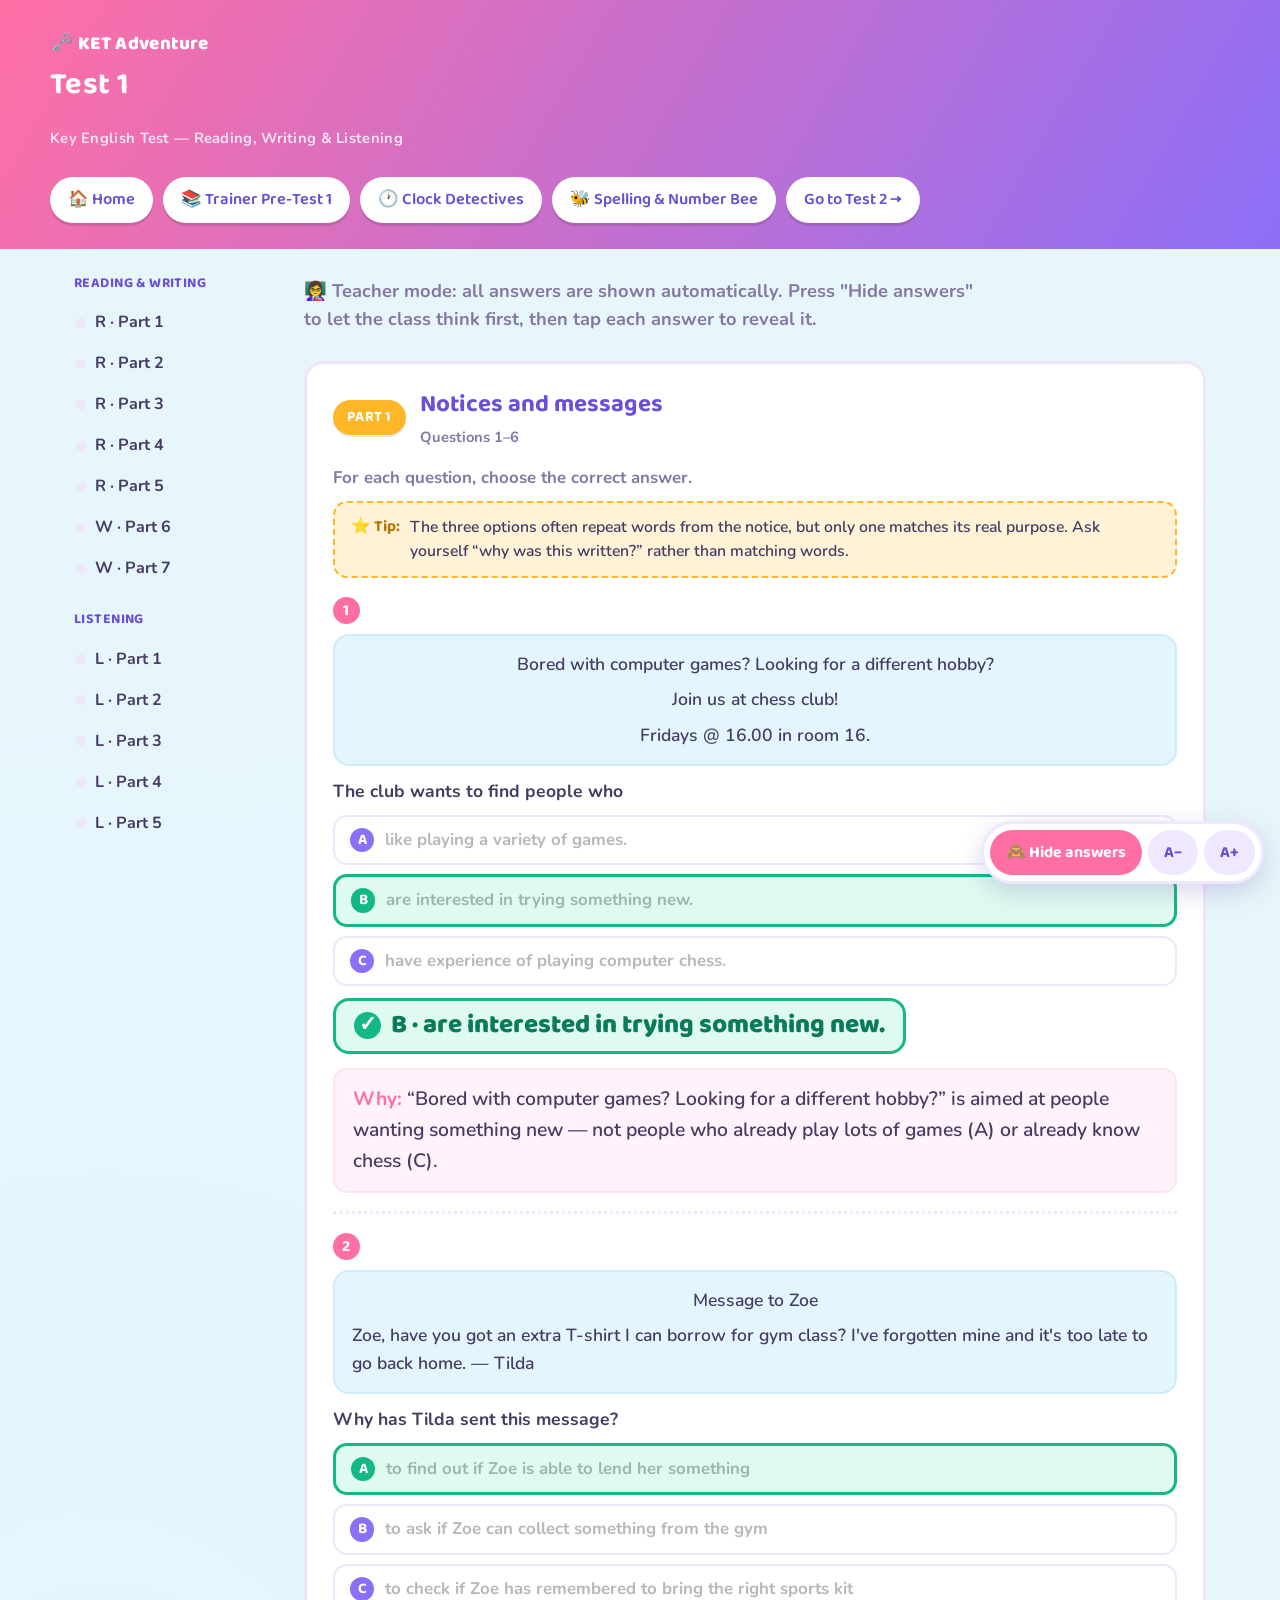
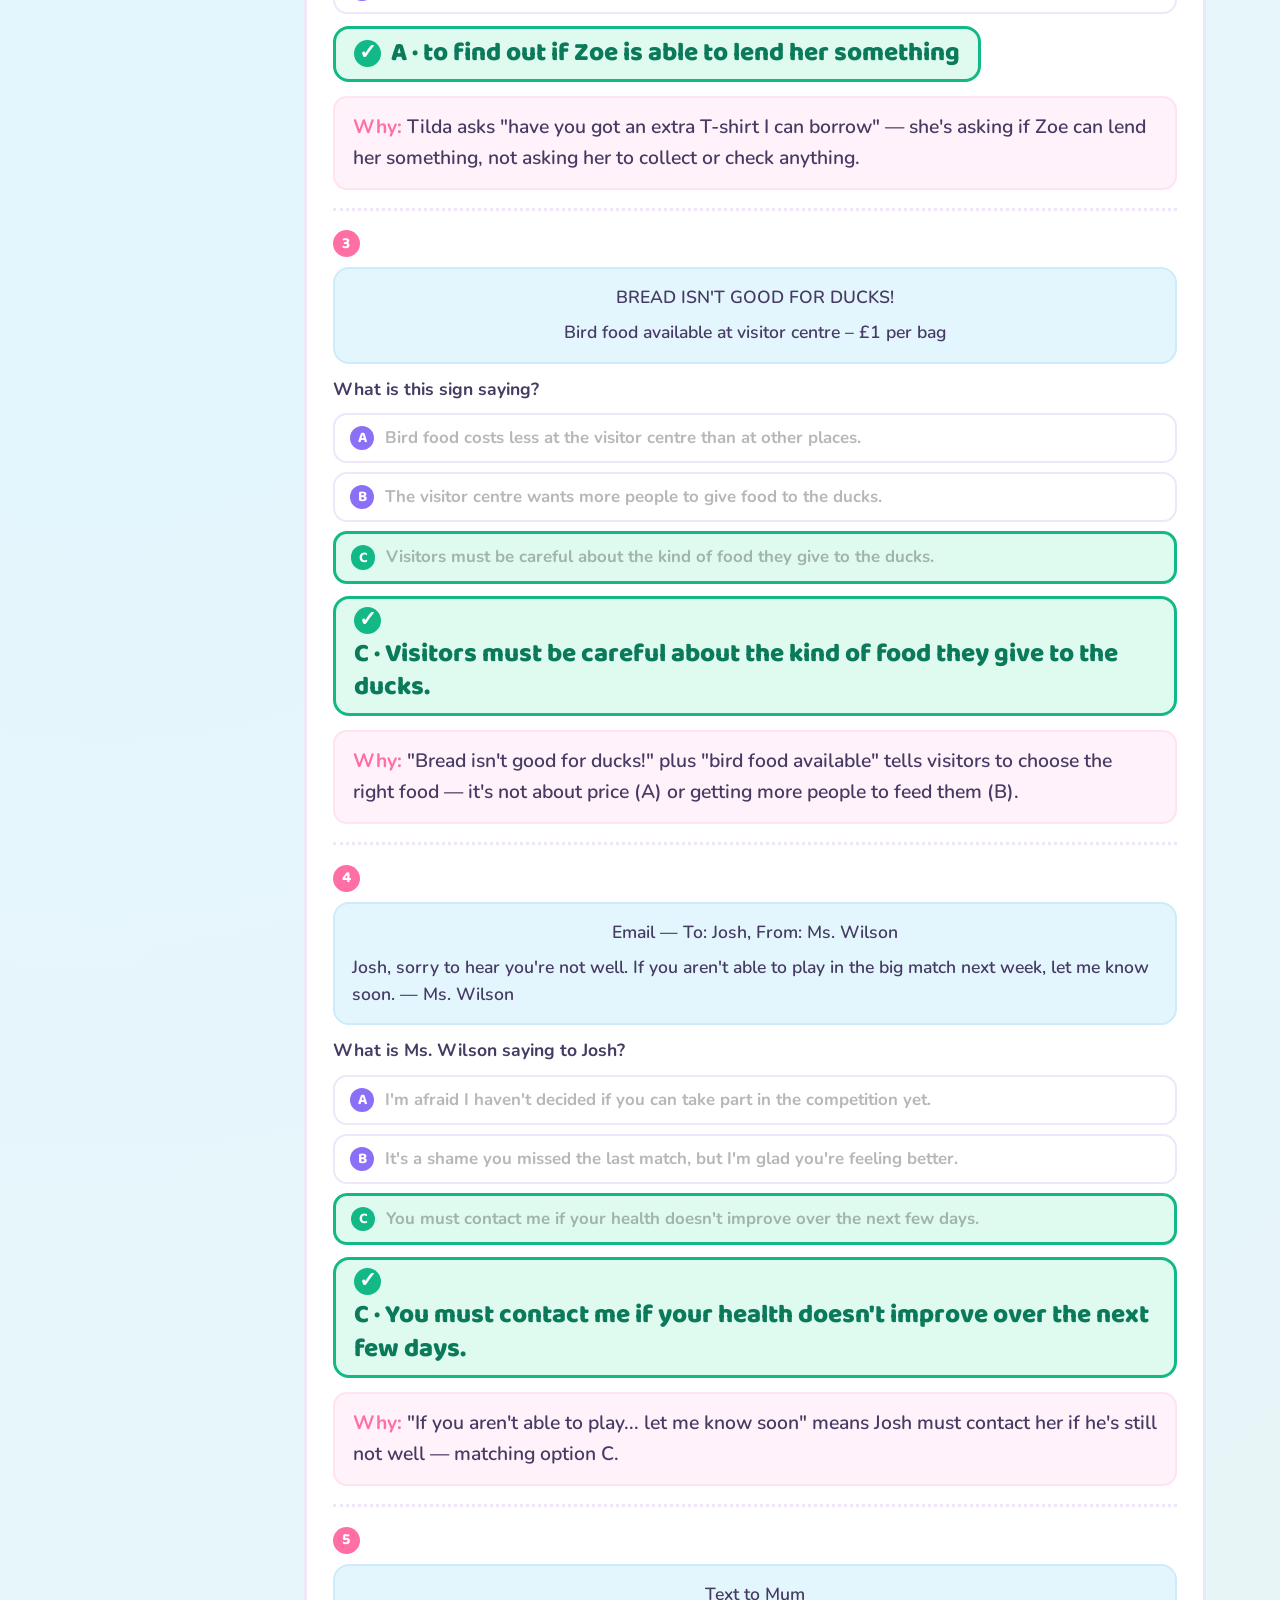
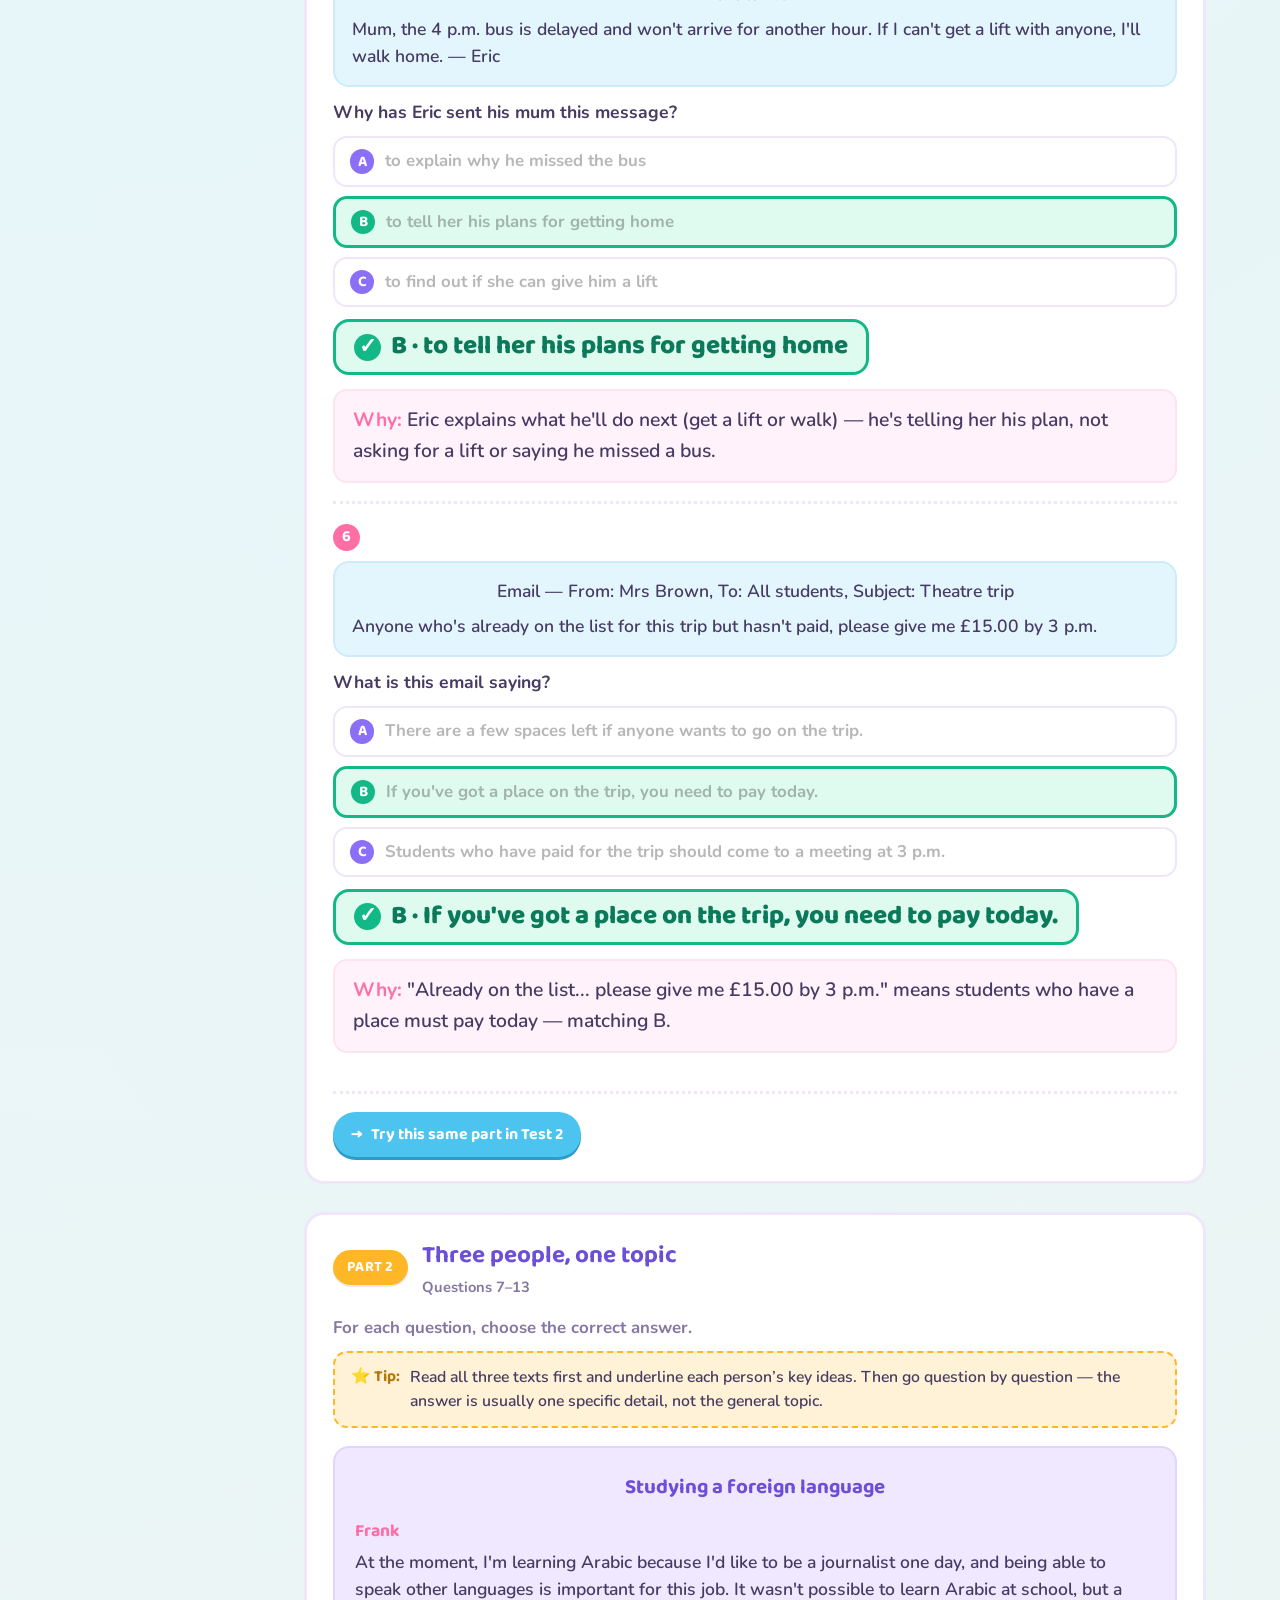
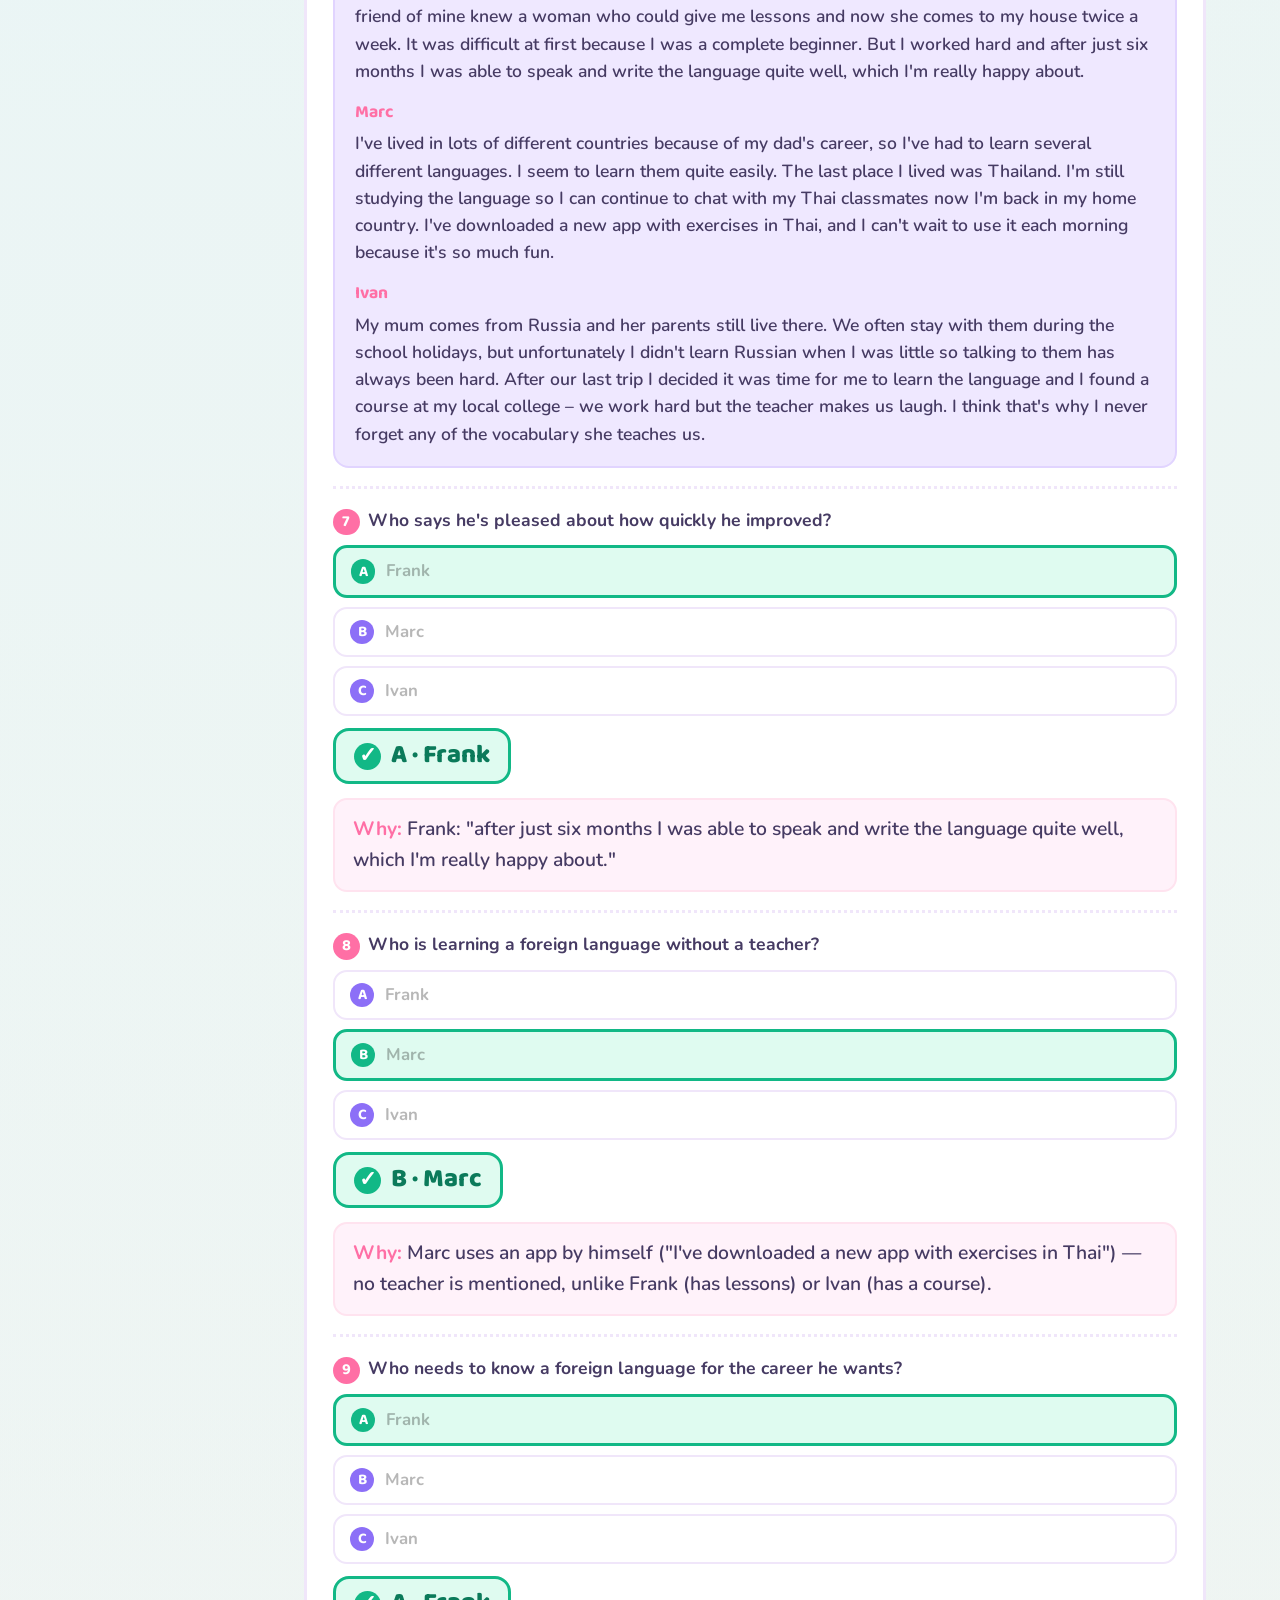
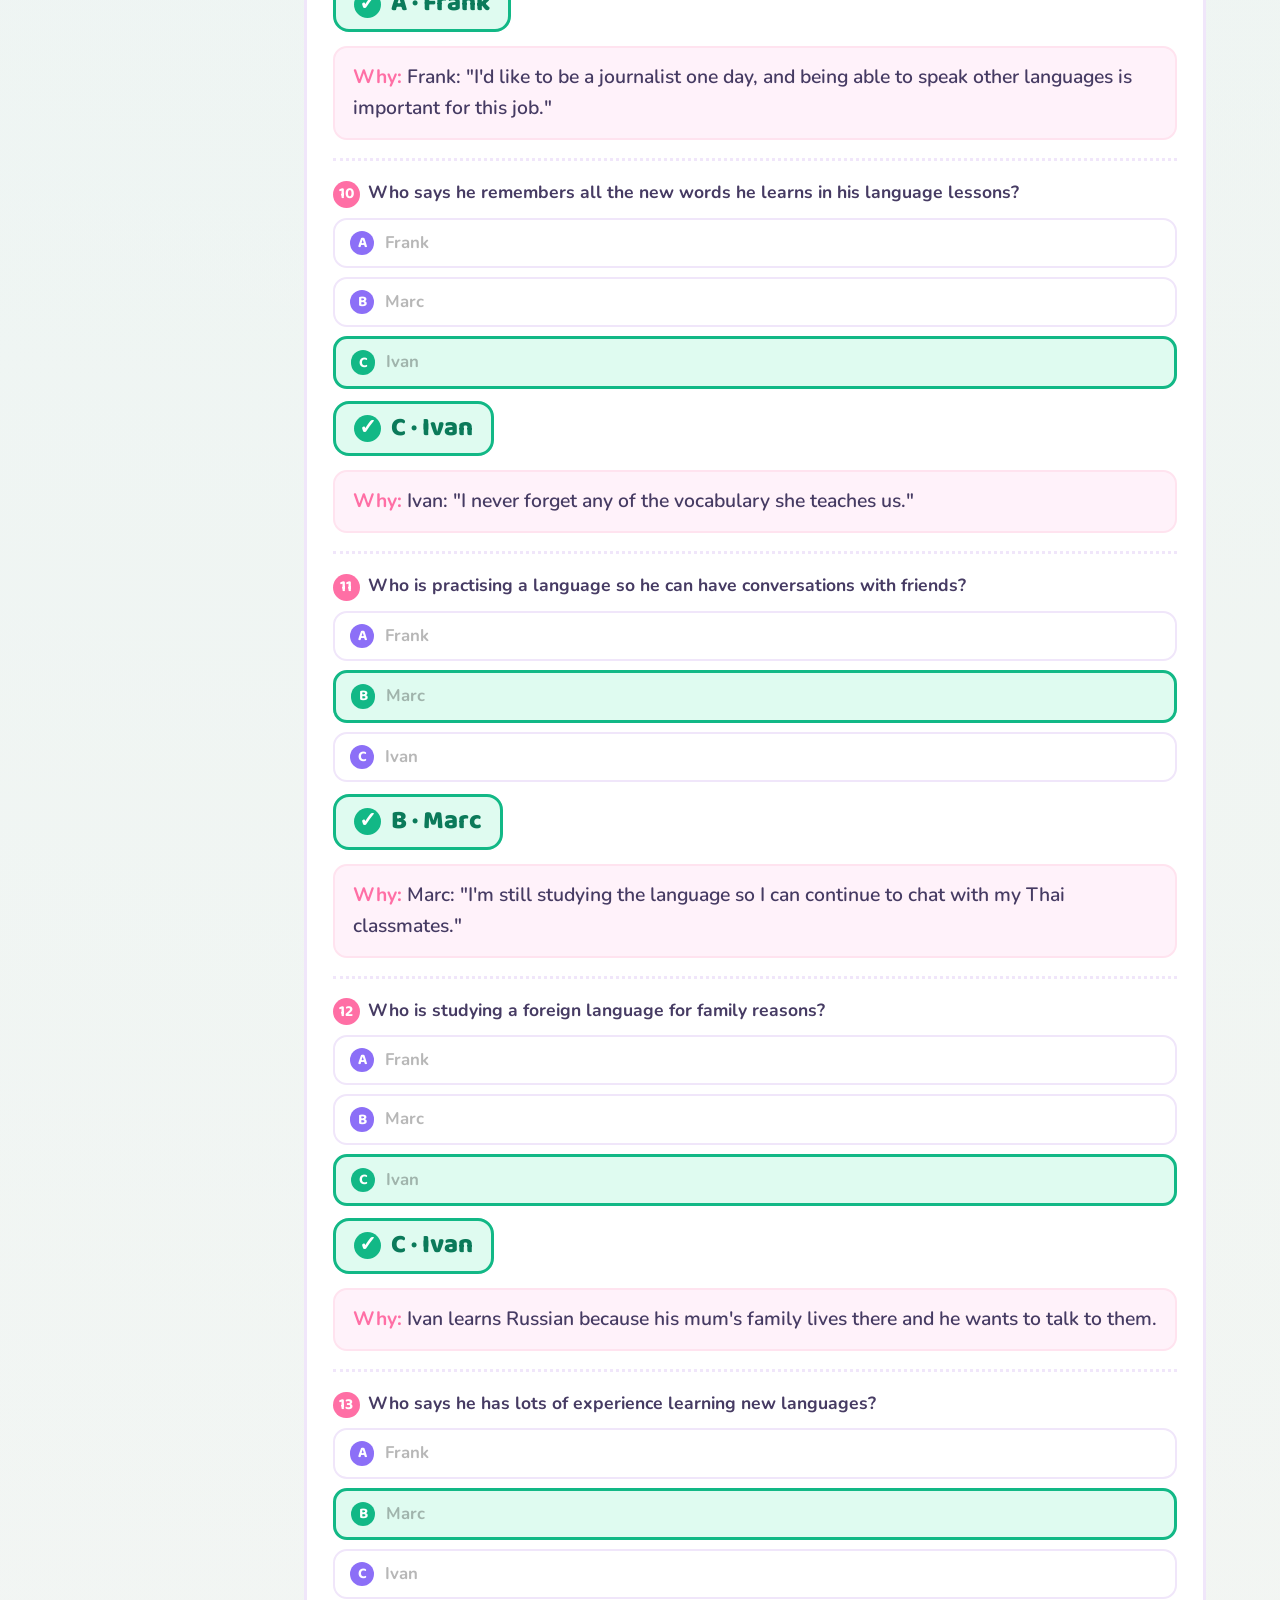
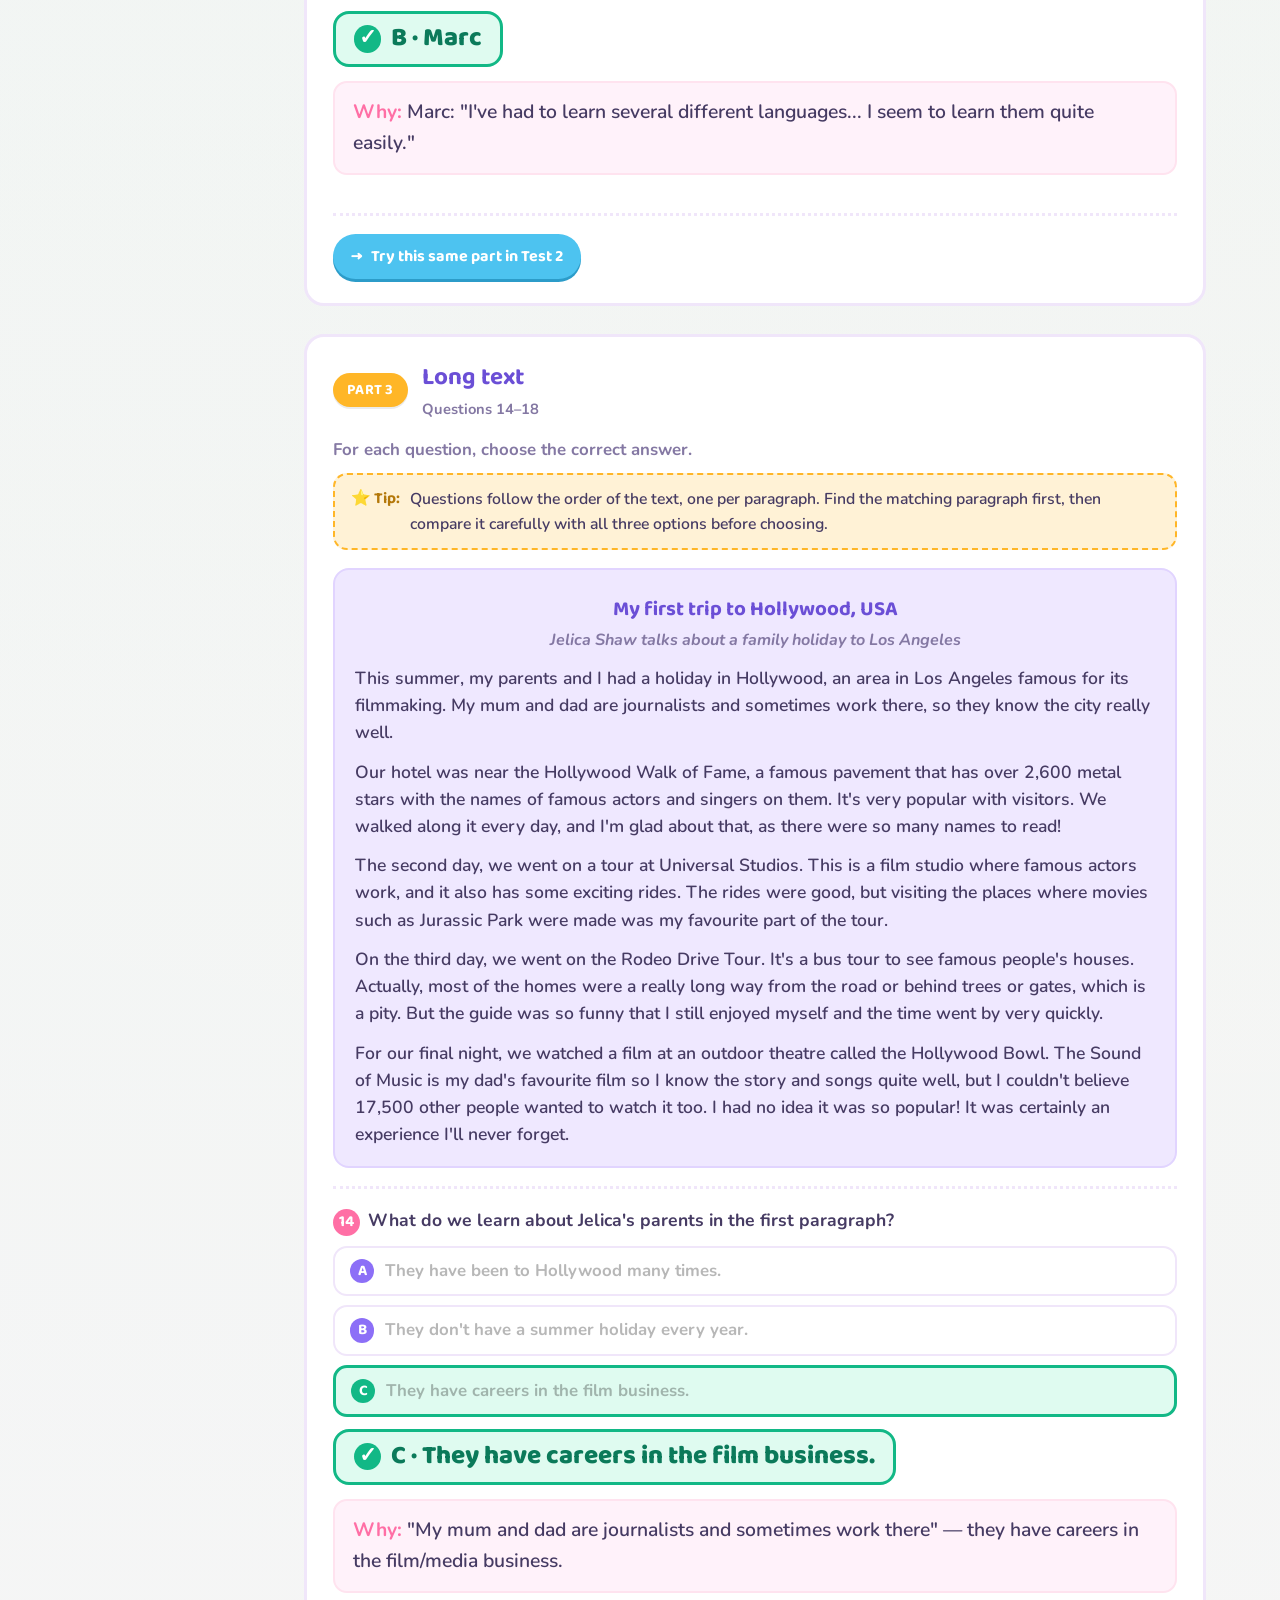
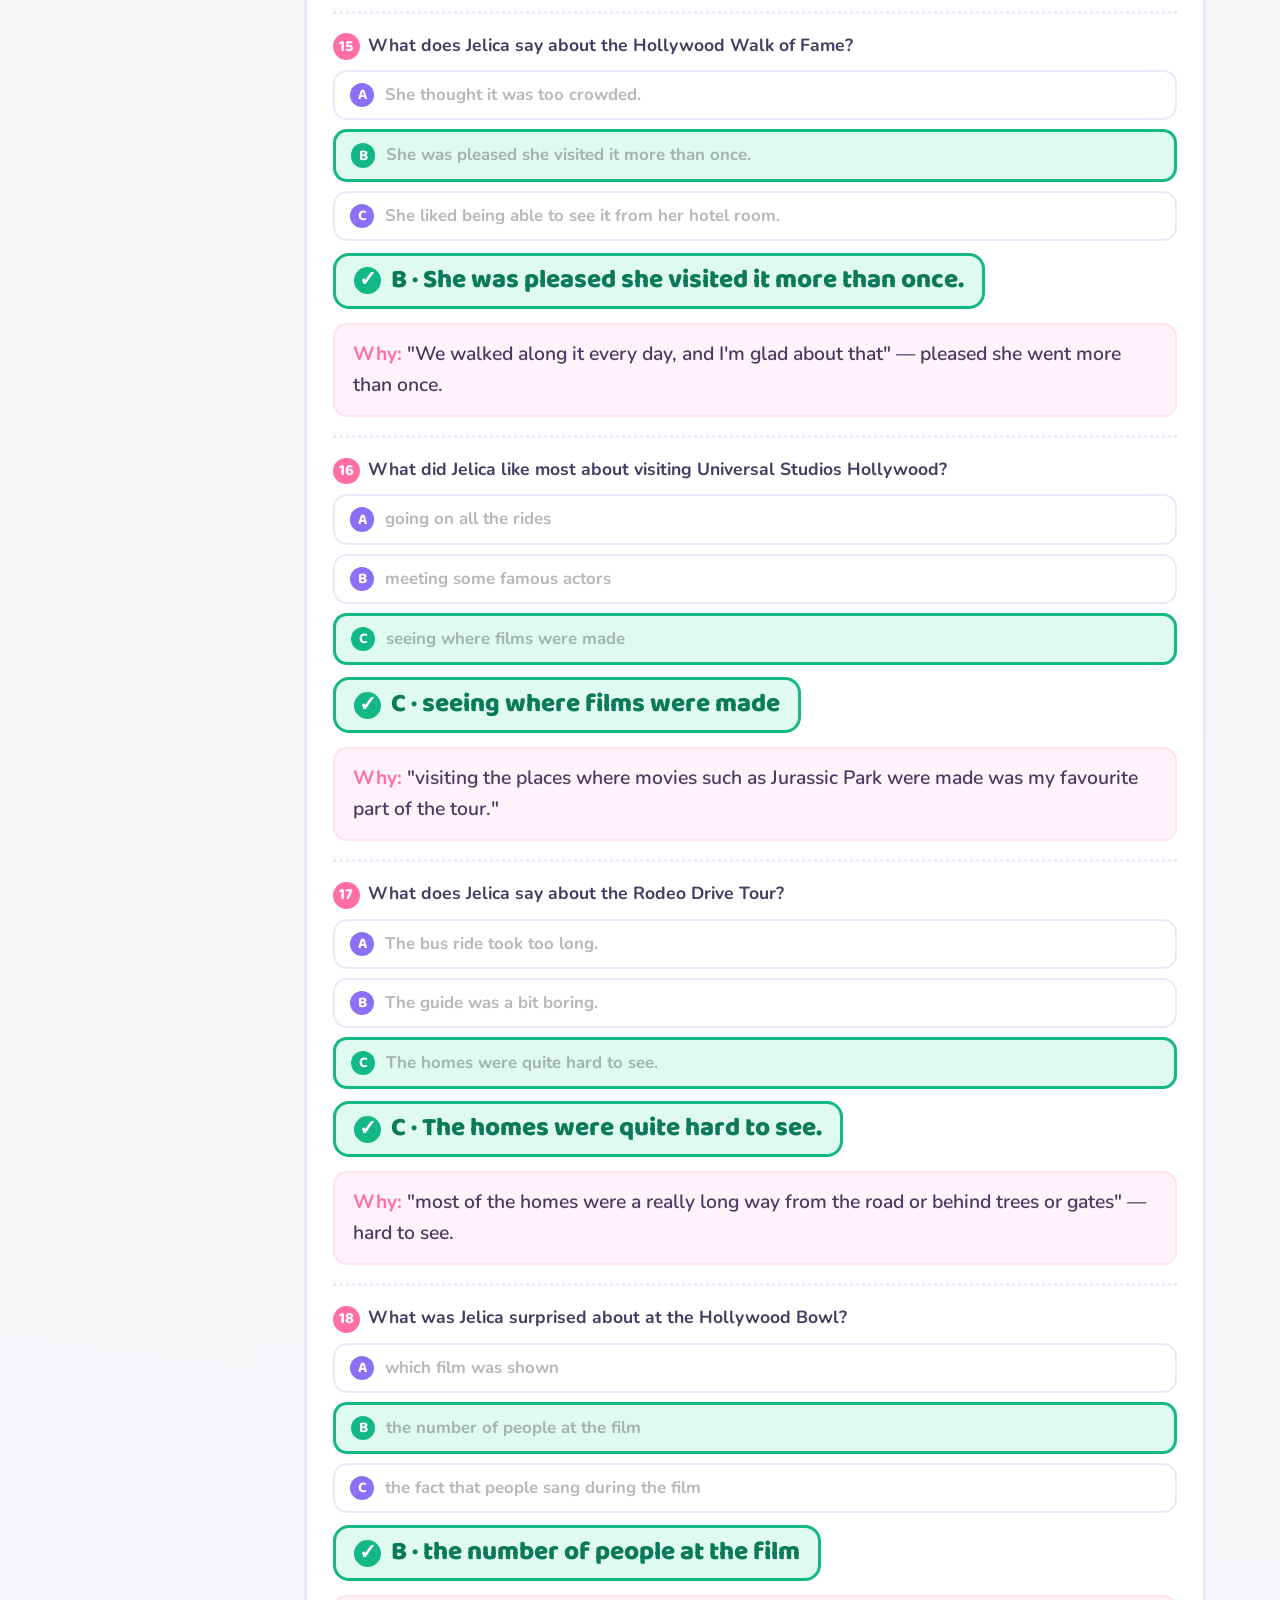
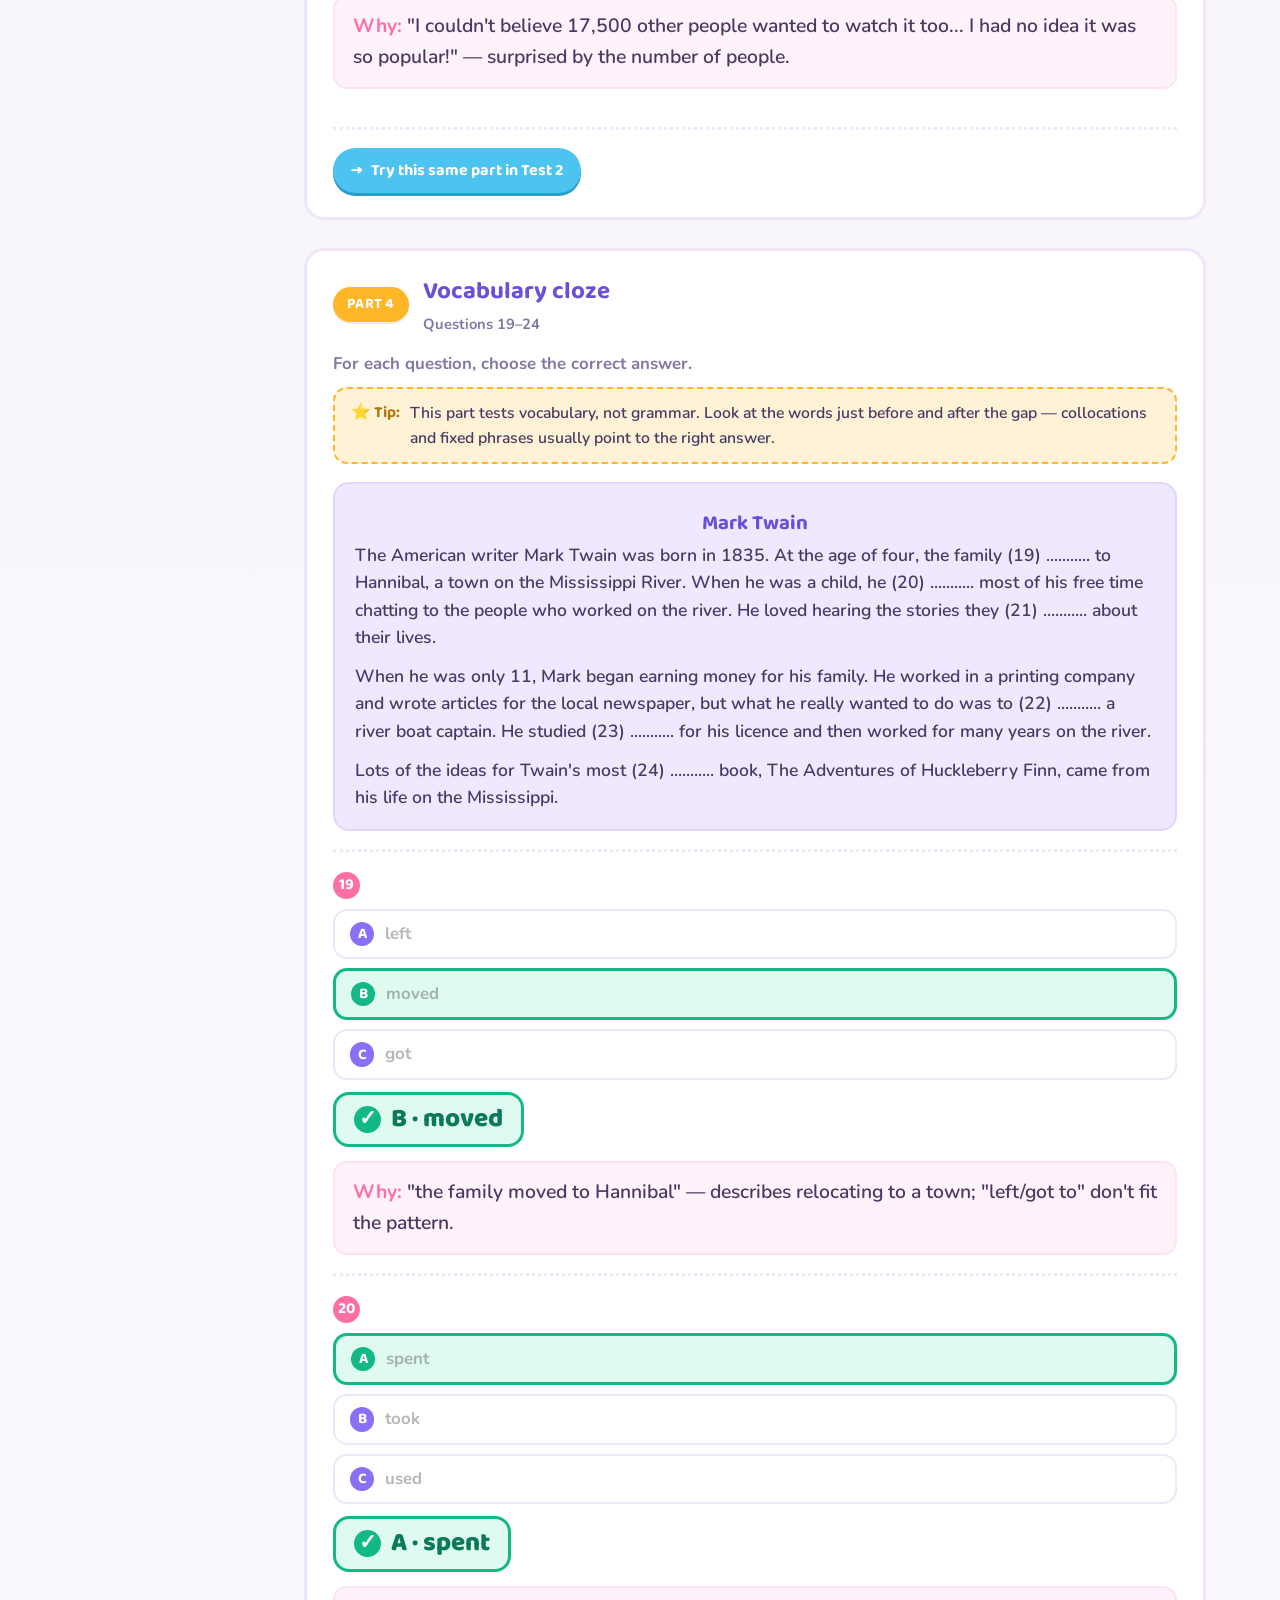
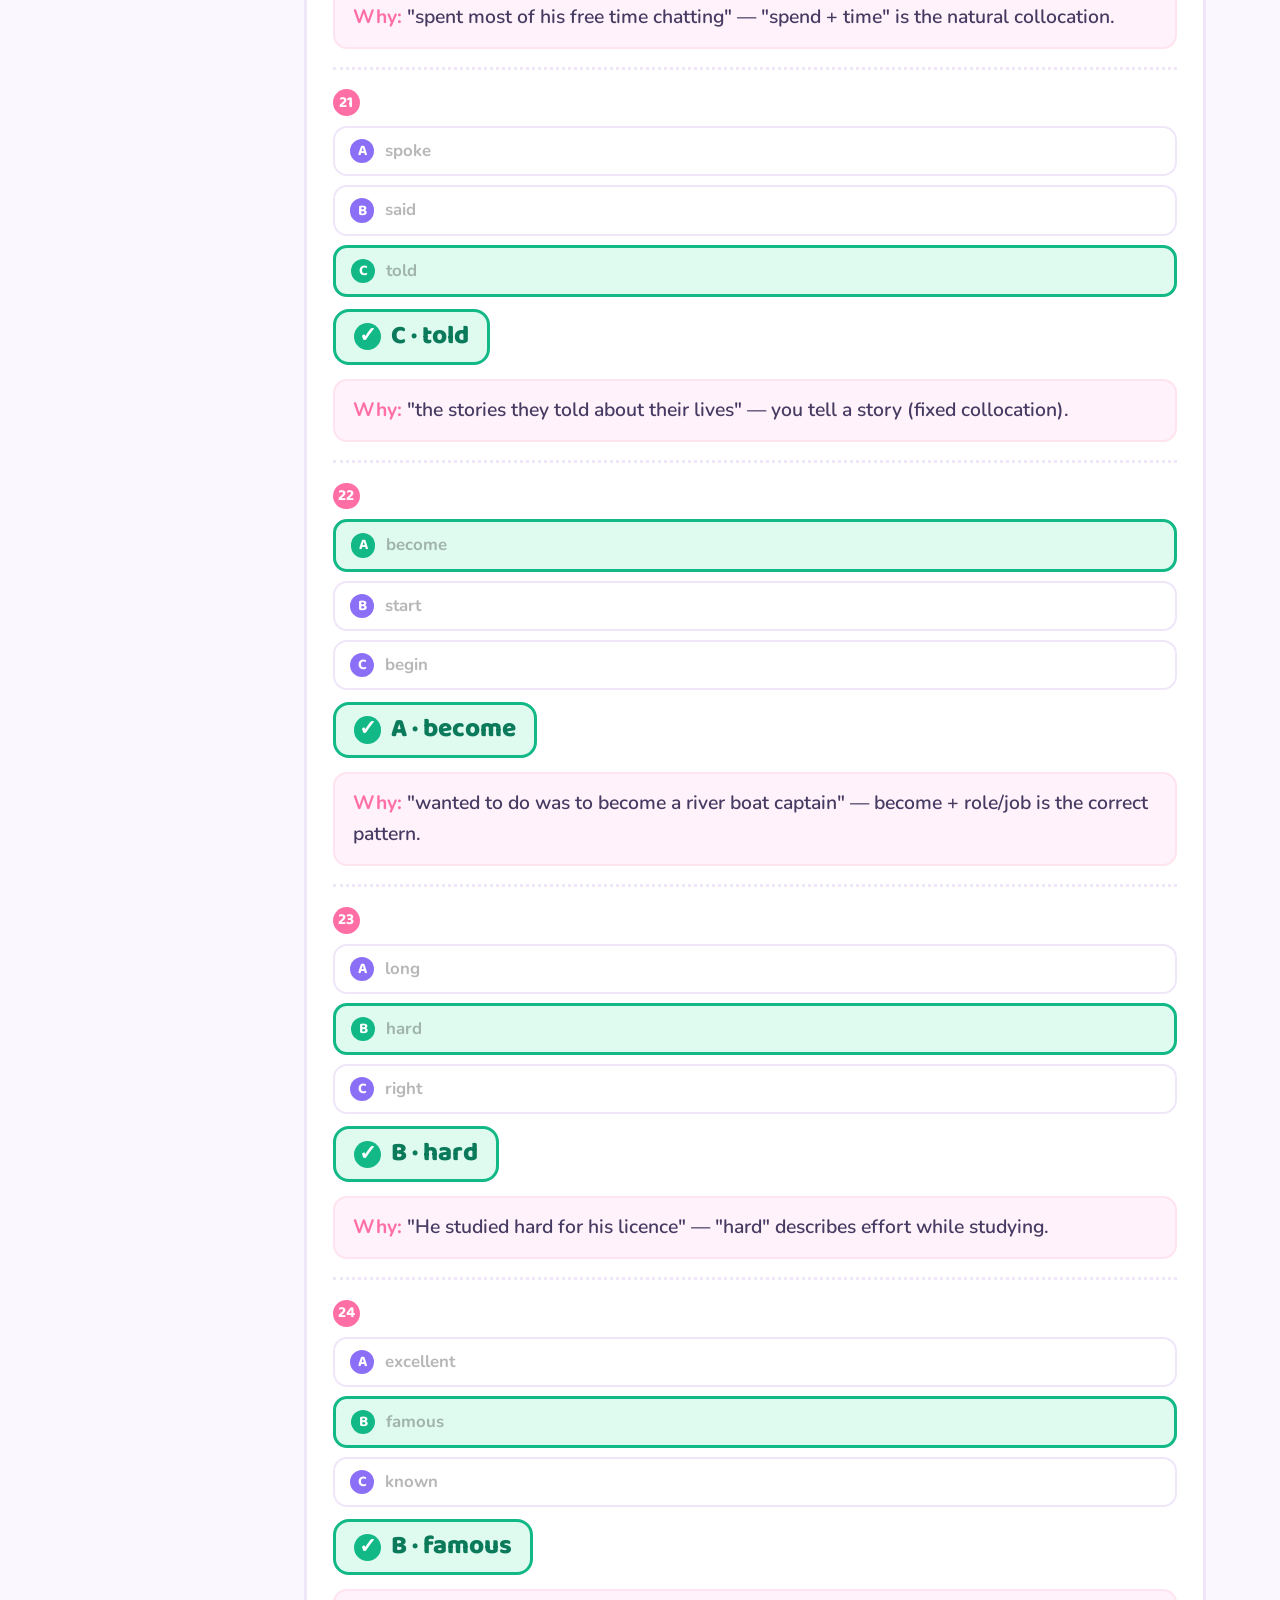
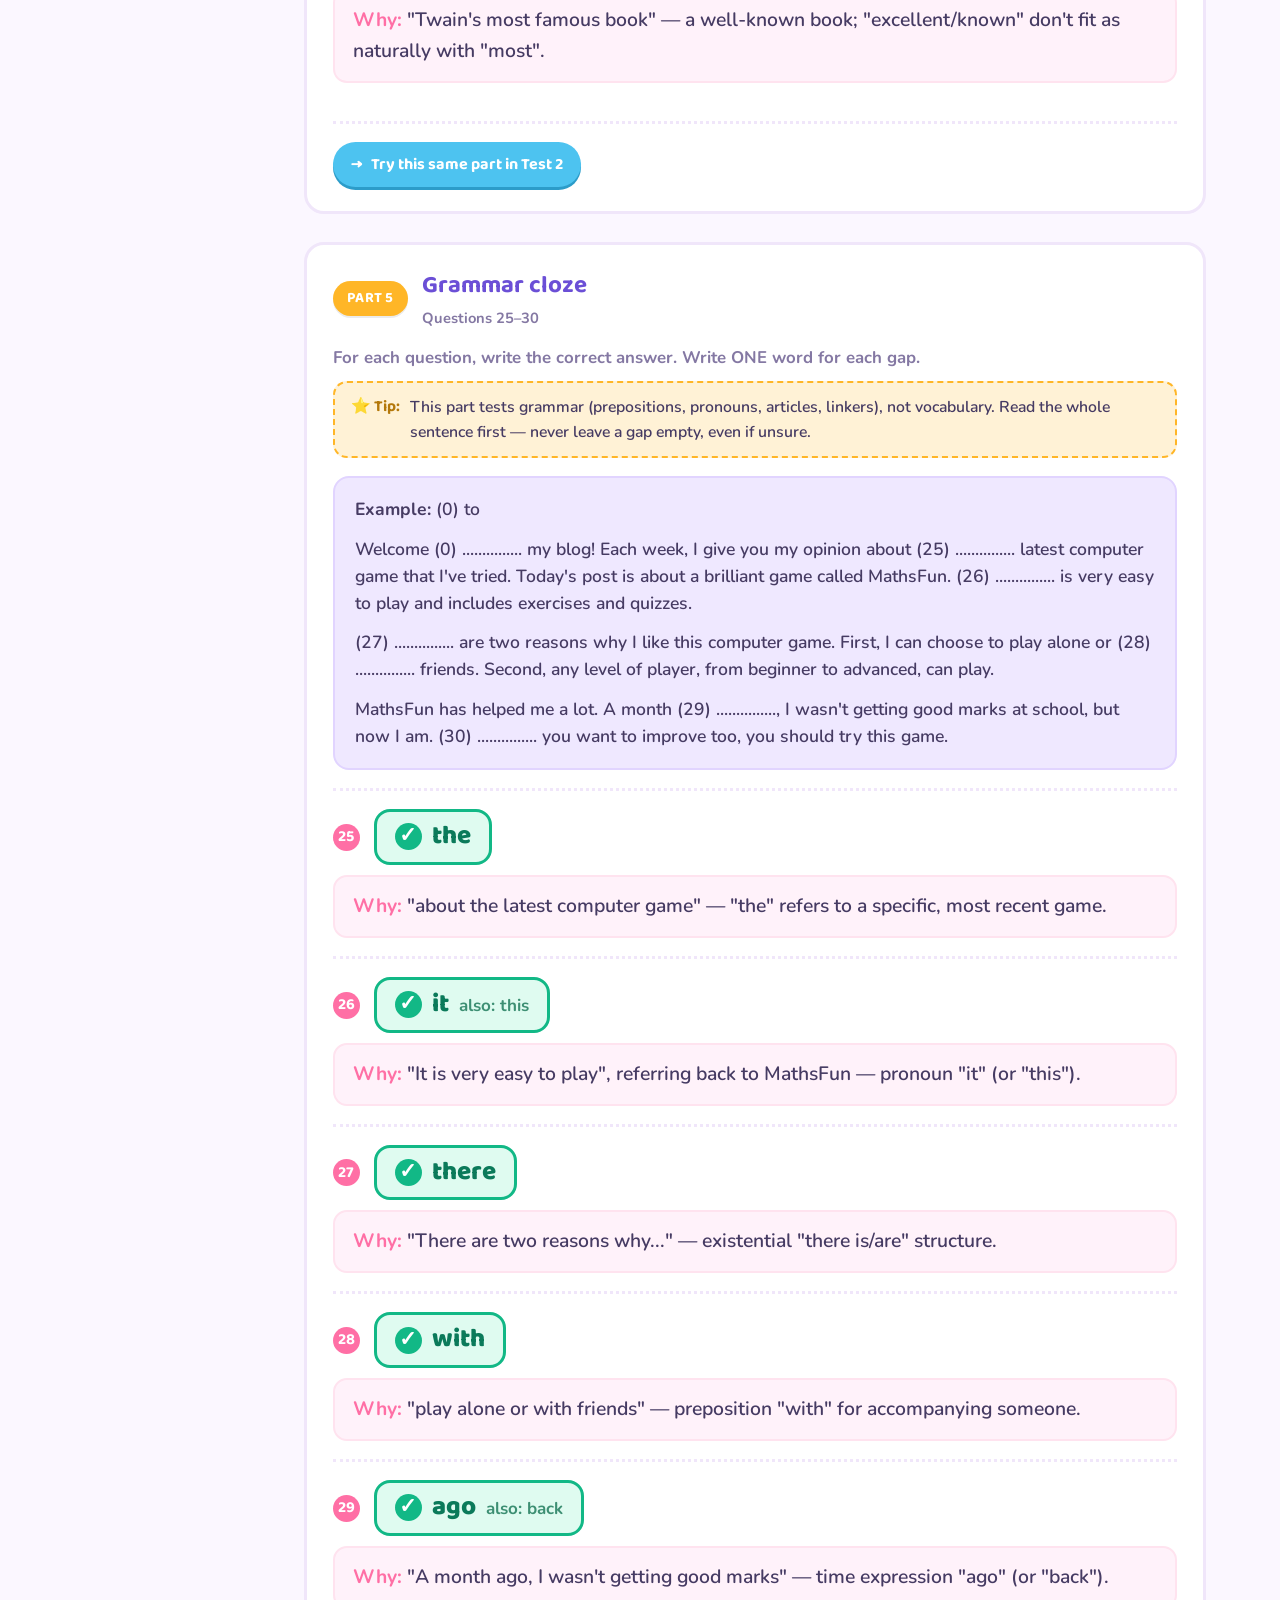
<file: PAGINAS/test1.html>
<!DOCTYPE html>
<html lang="en">
<head>
<meta charset="UTF-8">
<meta name="viewport" content="width=device-width, initial-scale=1.0">
<title>KET Trainer — Test 1</title>
<link rel="stylesheet" href="../ESTILOS/style.css">
</head>
<body>

<div class="topbar">
  <div class="topbar-inner">
    <div class="brand">
      <div class="site-name">🗝️ KET Adventure</div>
      <div class="test-line"><span id="test-title">Test 1</span></div>
      <small id="test-subtitle">Key English Test</small>
    </div>
    <a class="switch-test" id="switch-link" href="test2.html">Go to Test 2 →</a>
  </div>
</div>

<div class="shell">
  <nav class="rail">
    <div class="rail-group">
      <div class="rail-label">READING & WRITING</div>
      <div id="rail-rw"></div>
    </div>
    <div class="rail-group">
      <div class="rail-label">LISTENING</div>
      <div id="rail-listening"></div>
    </div>
  </nav>

  <main>
    <p class="intro" id="intro-text"></p>
    <div id="parts"></div>
  </main>
</div>

<footer>KET Trainer · Alina Iuga</footer>

<script src="../SCRIPTS/data-test1.js"></script>
<script src="../SCRIPTS/app.js"></script>
<script>renderTest(TEST1);</script>
</body>
</html>
</file>
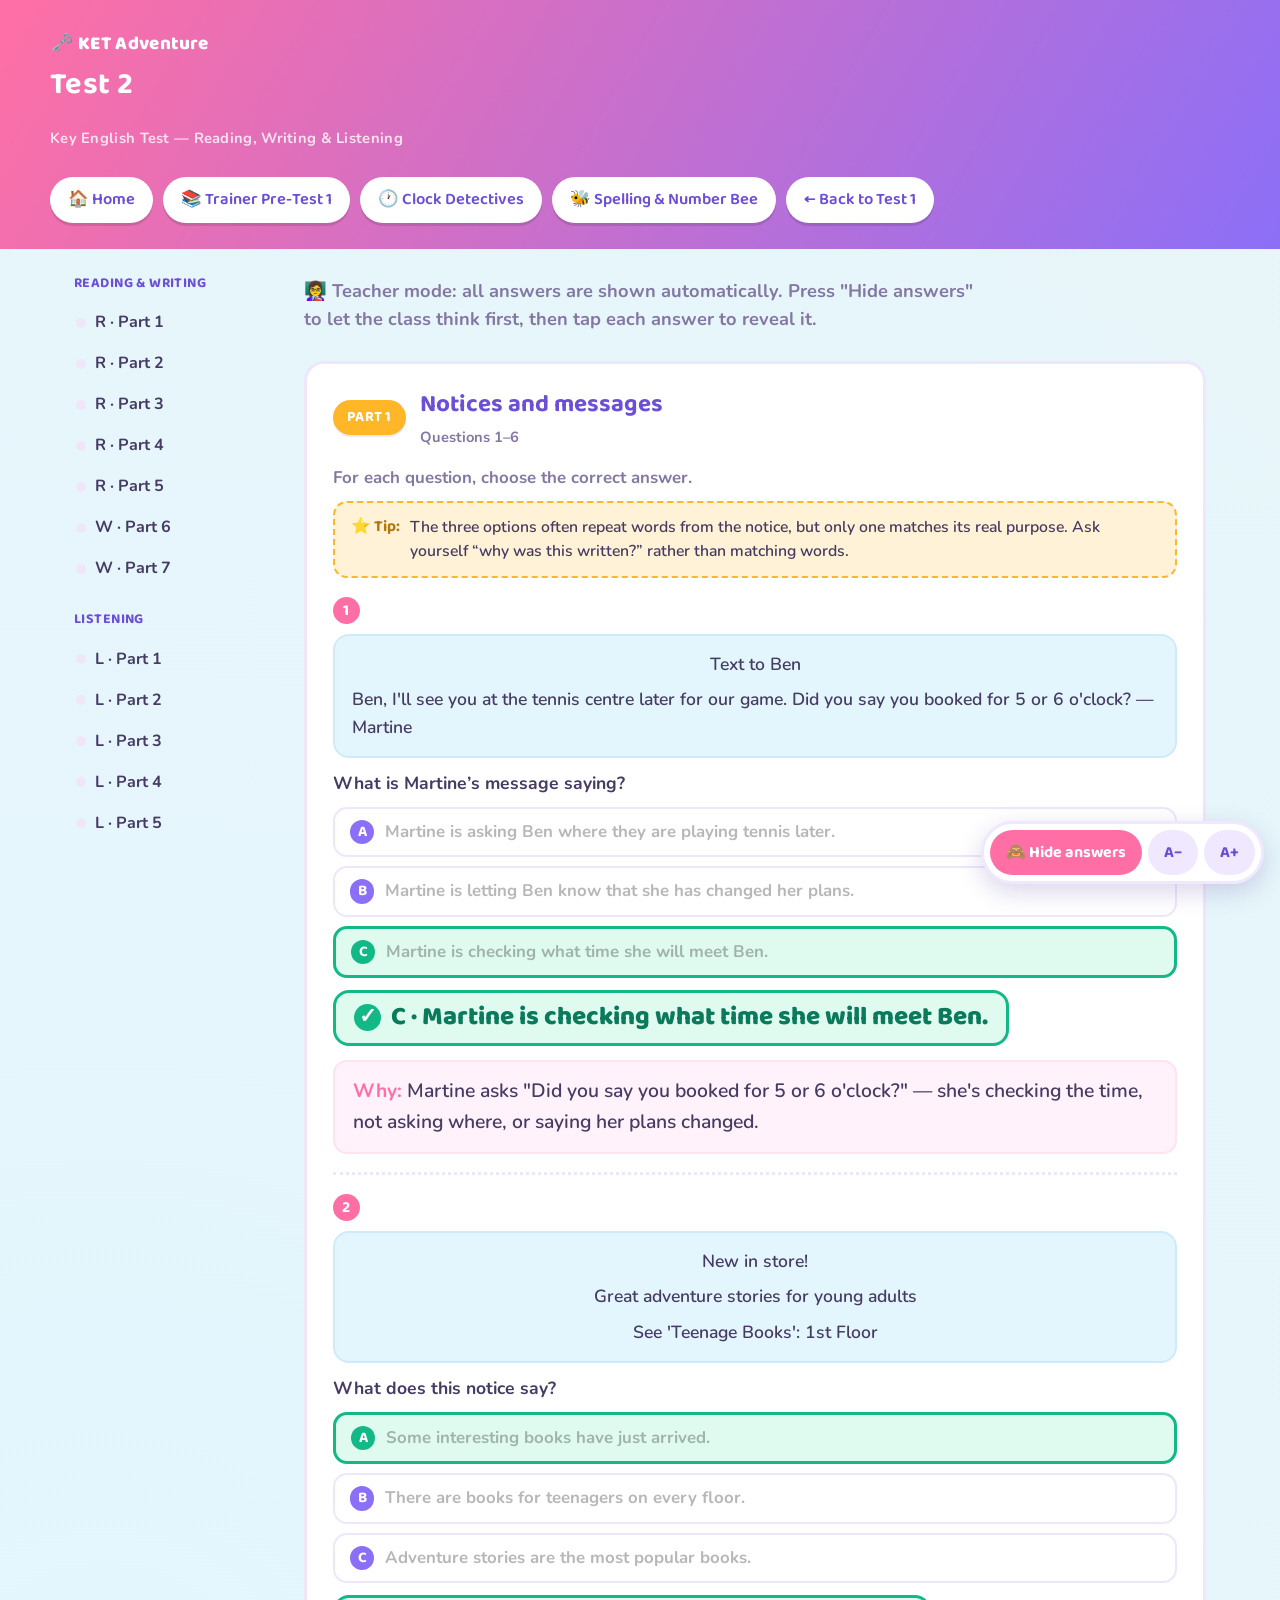
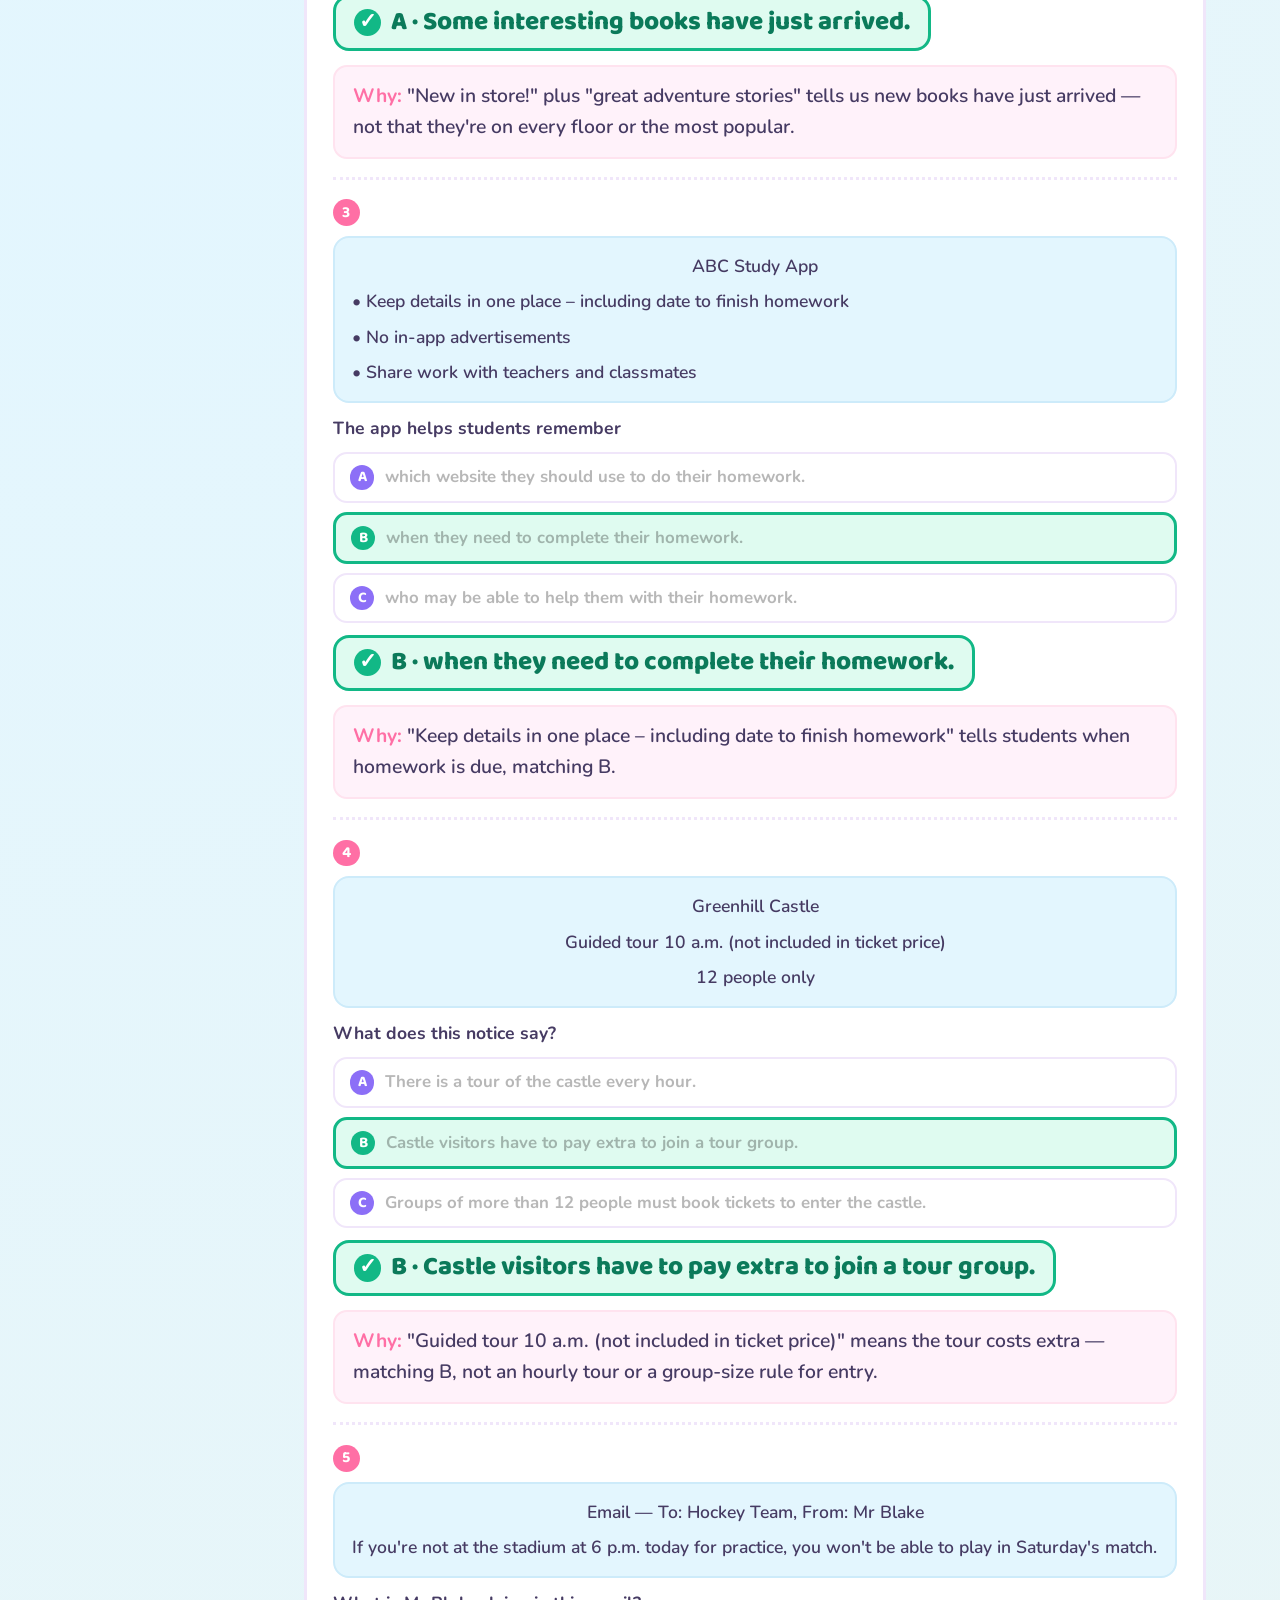
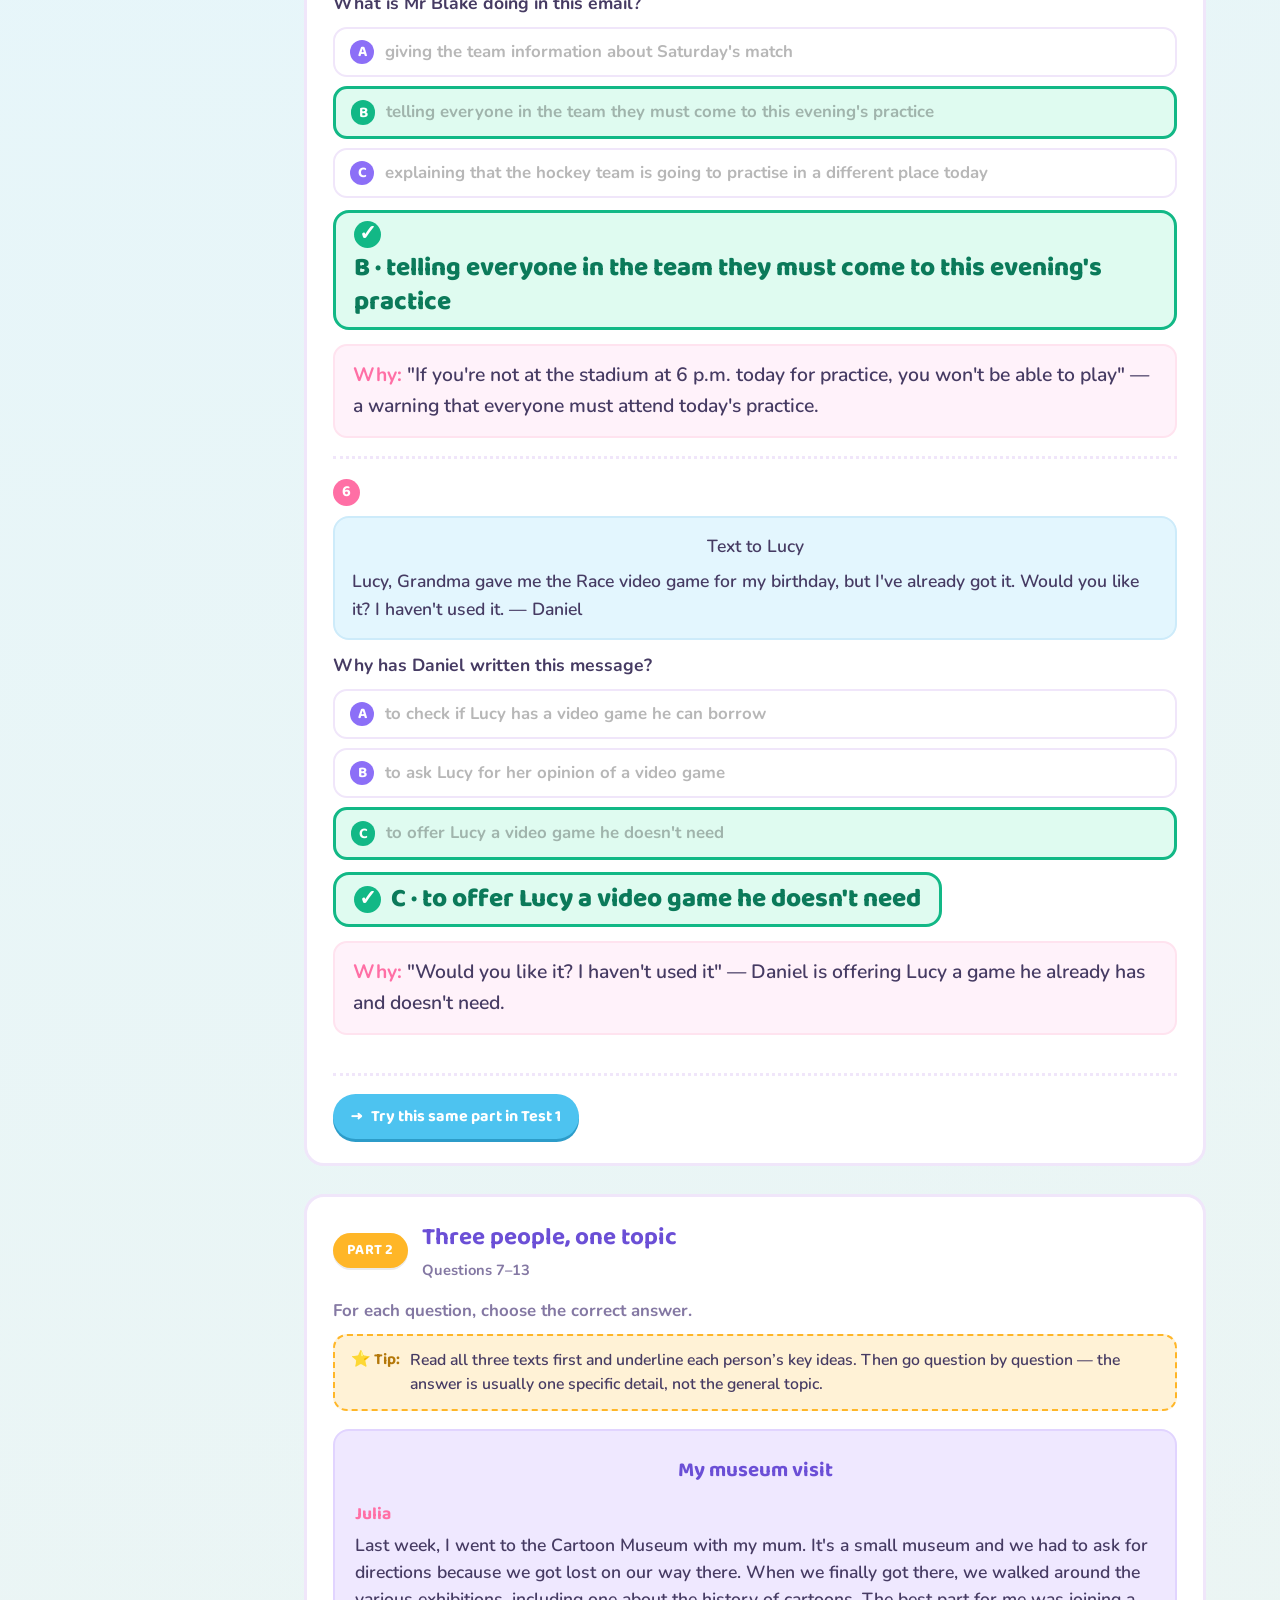
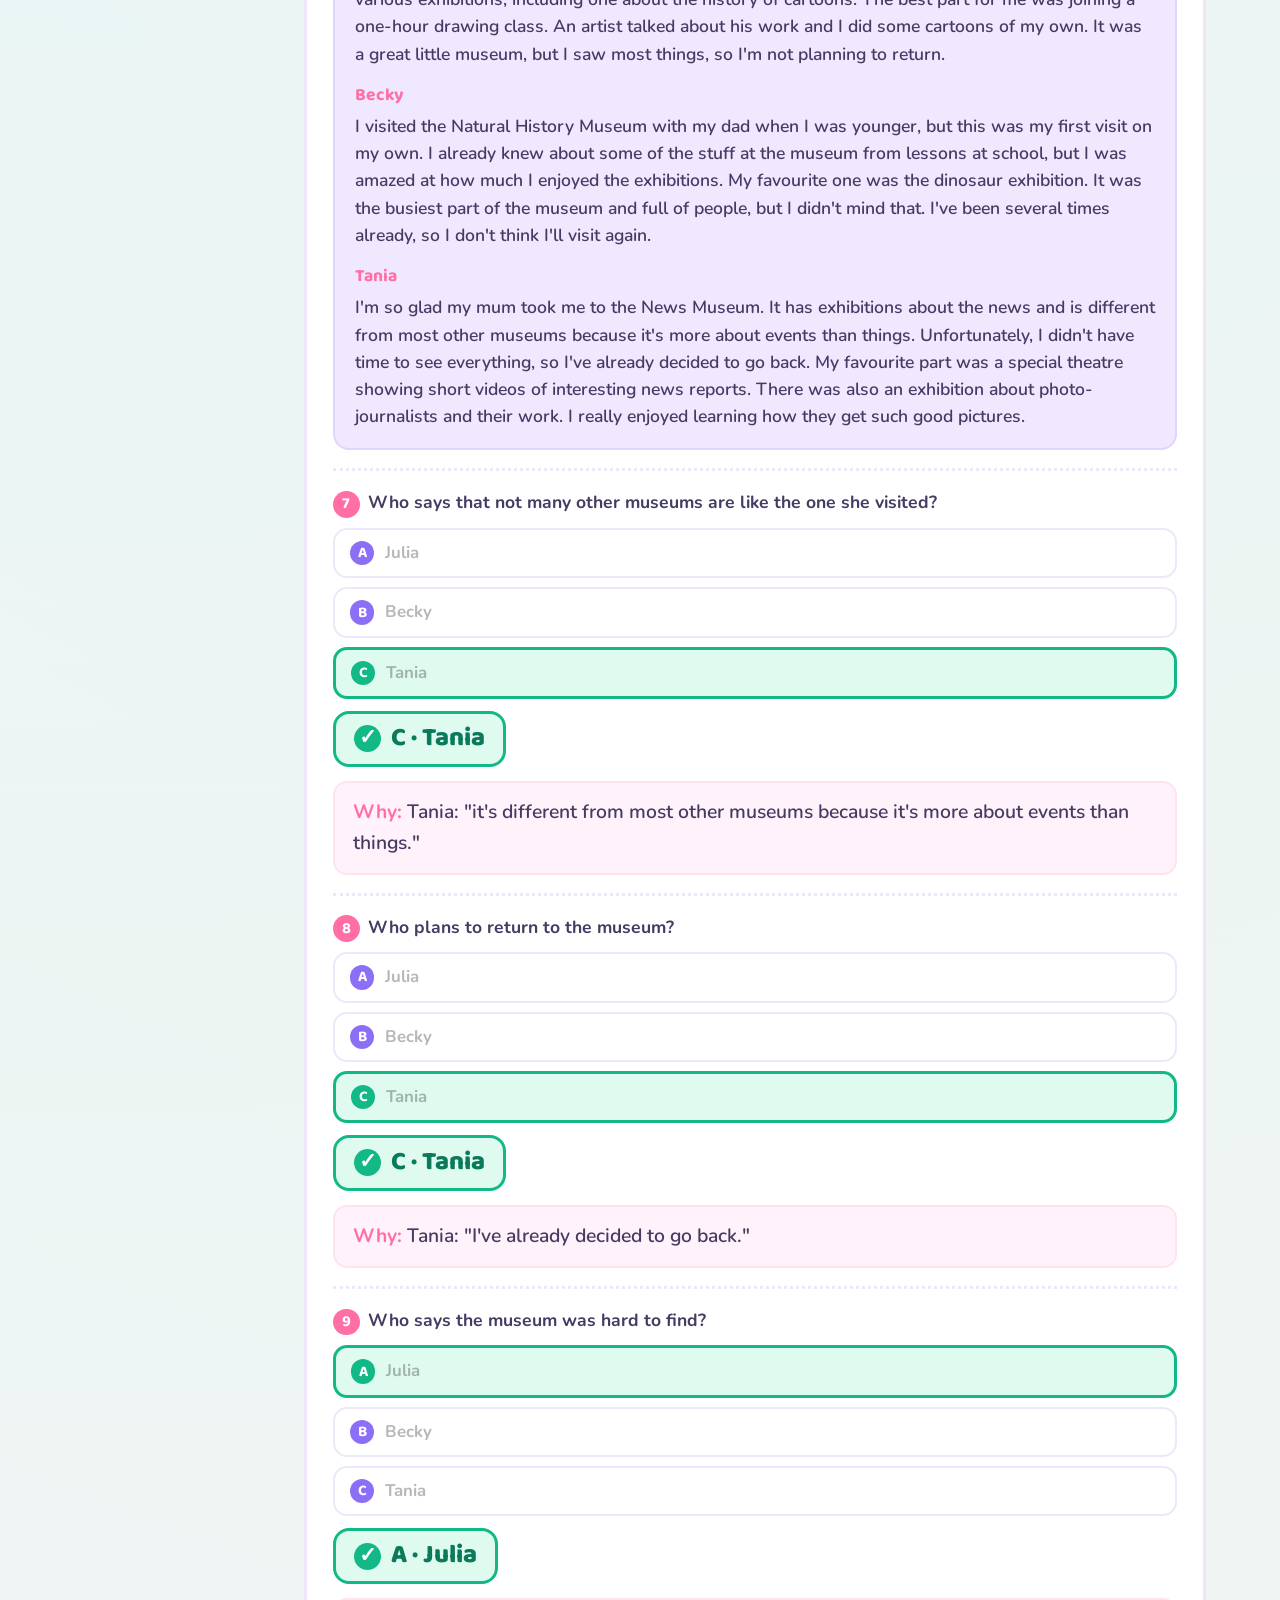
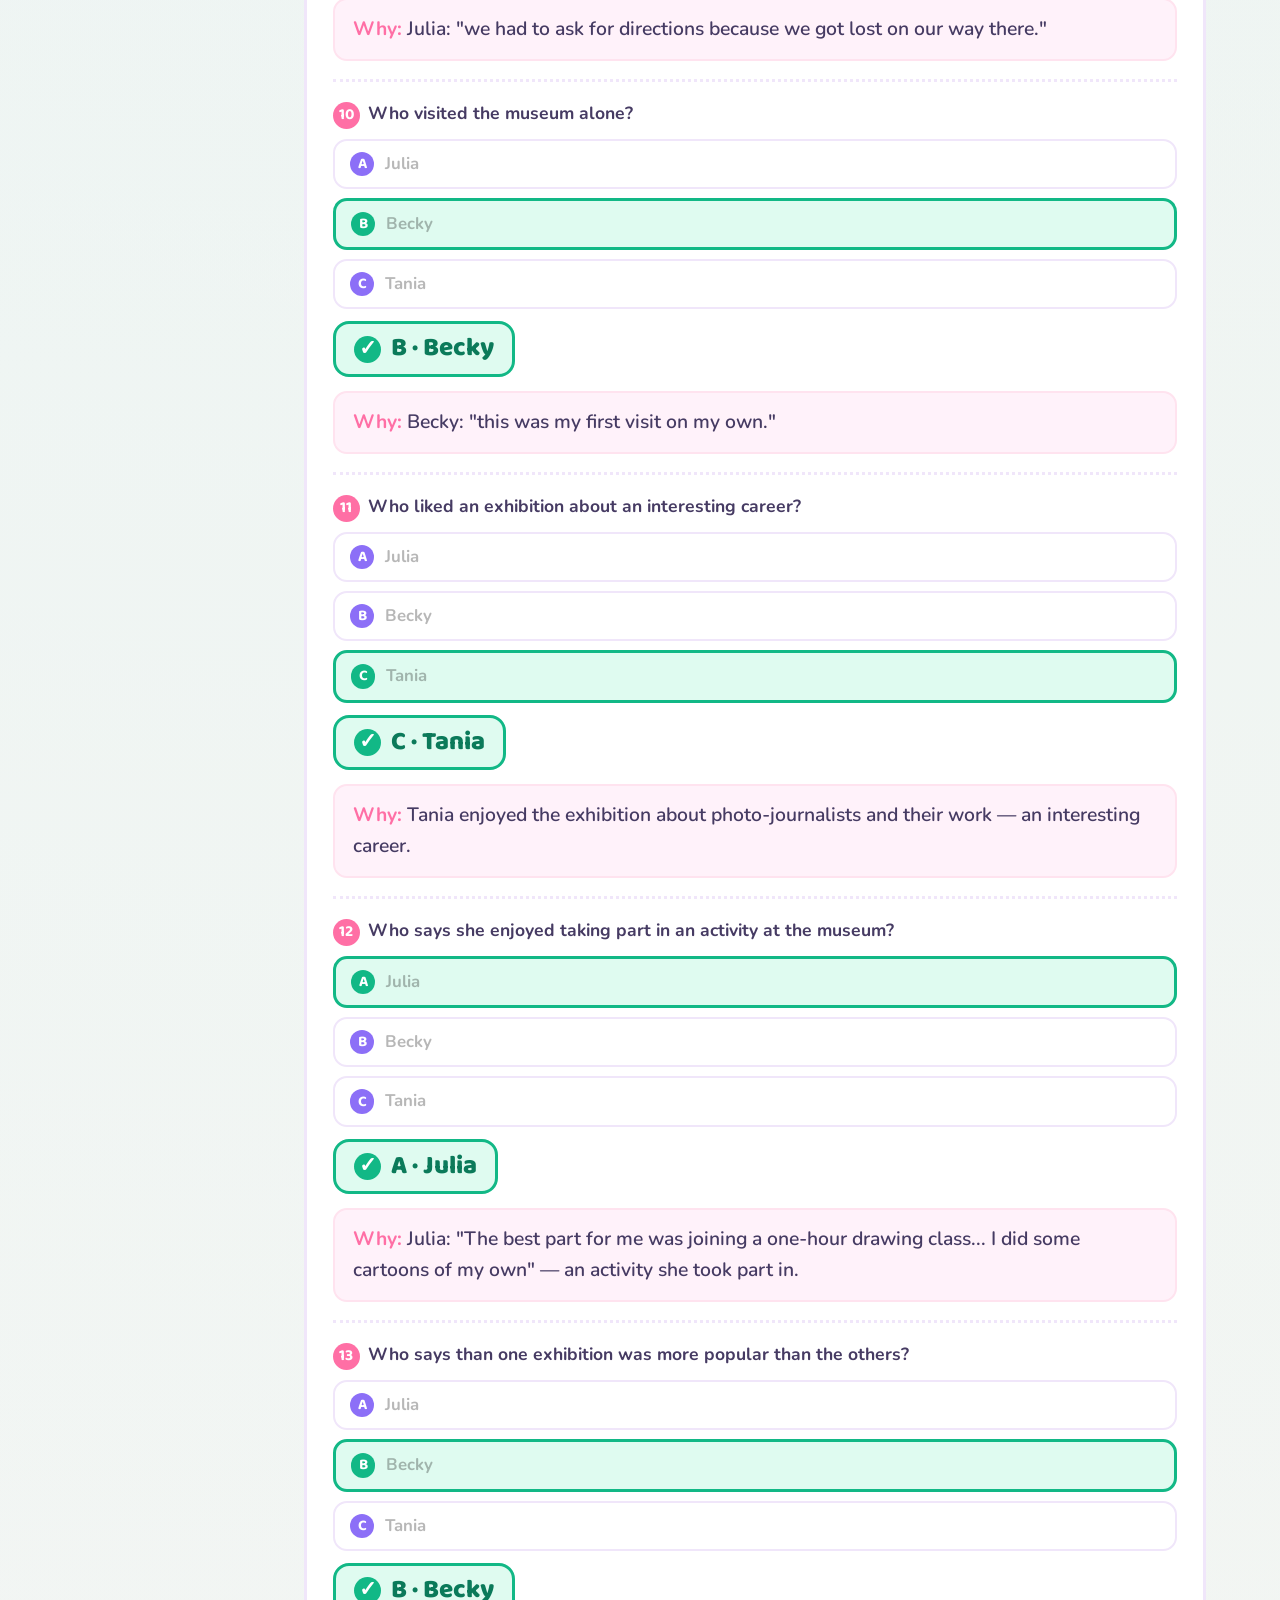
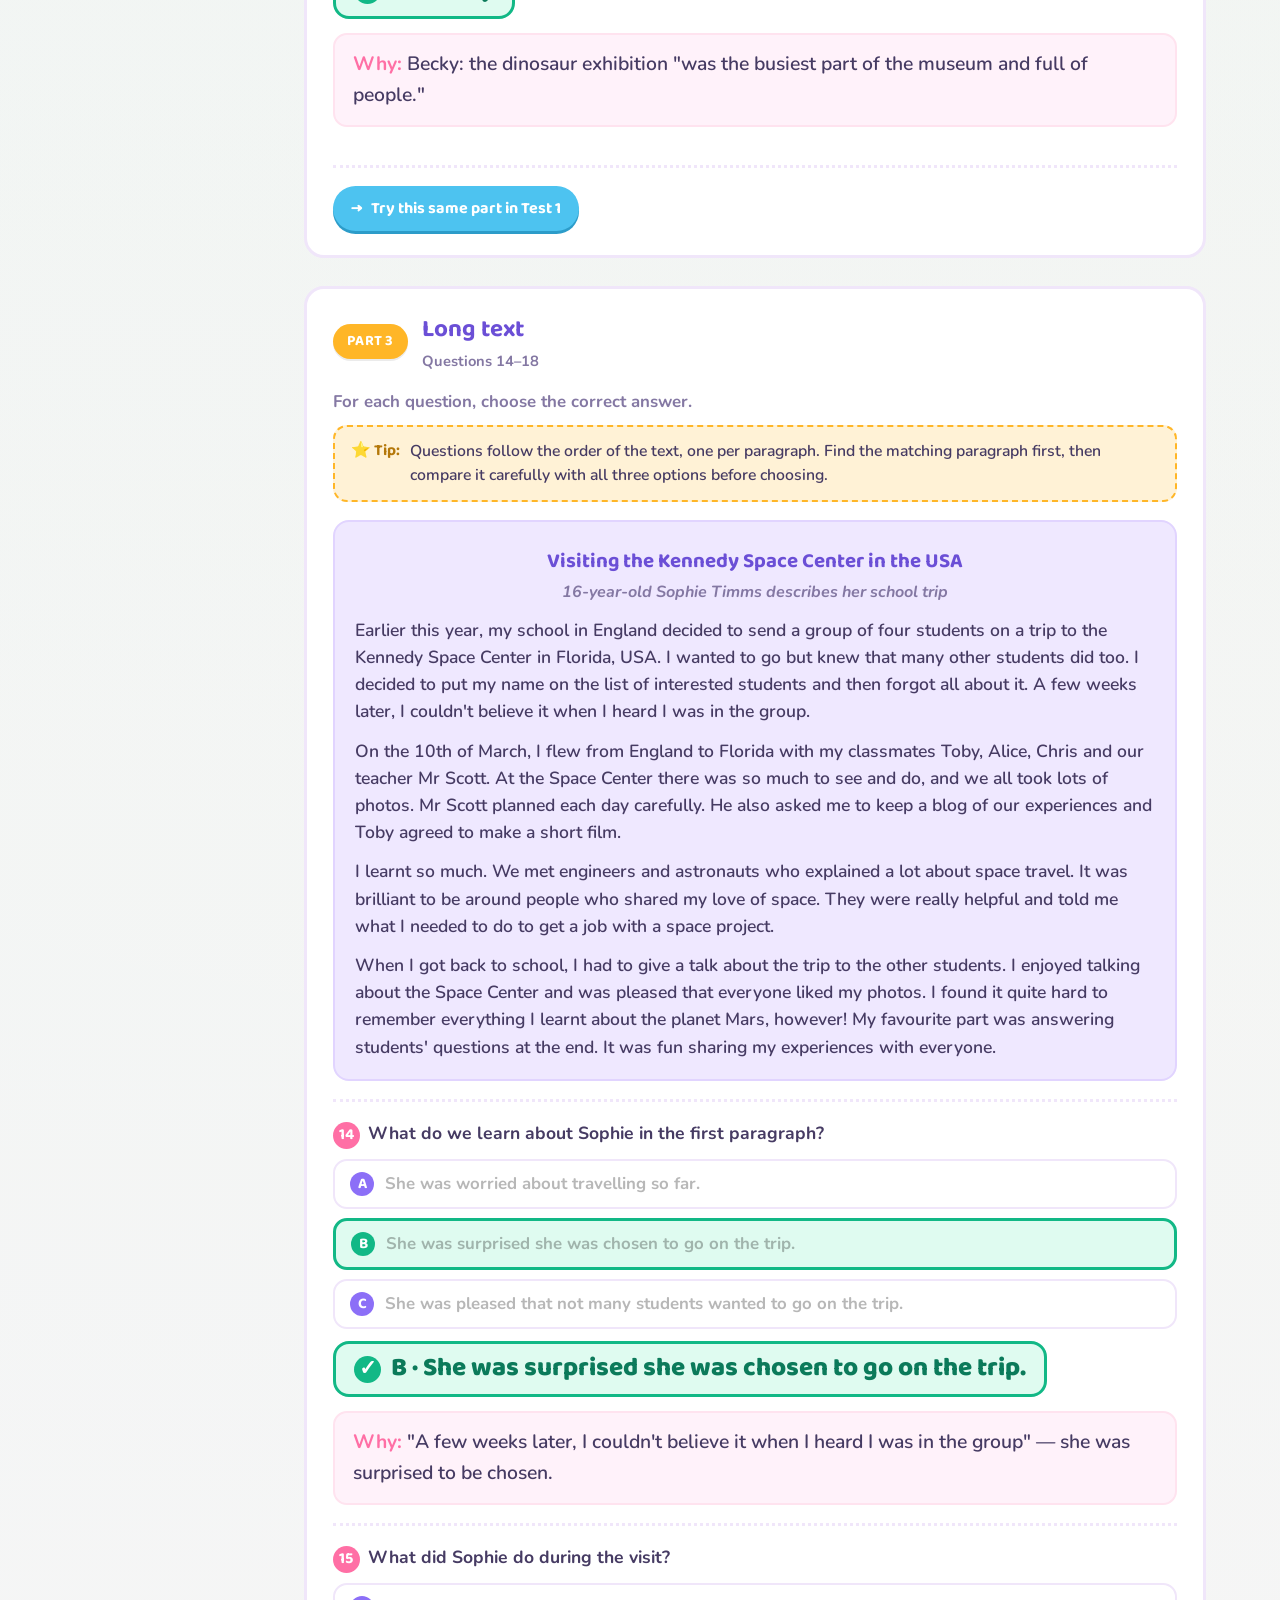
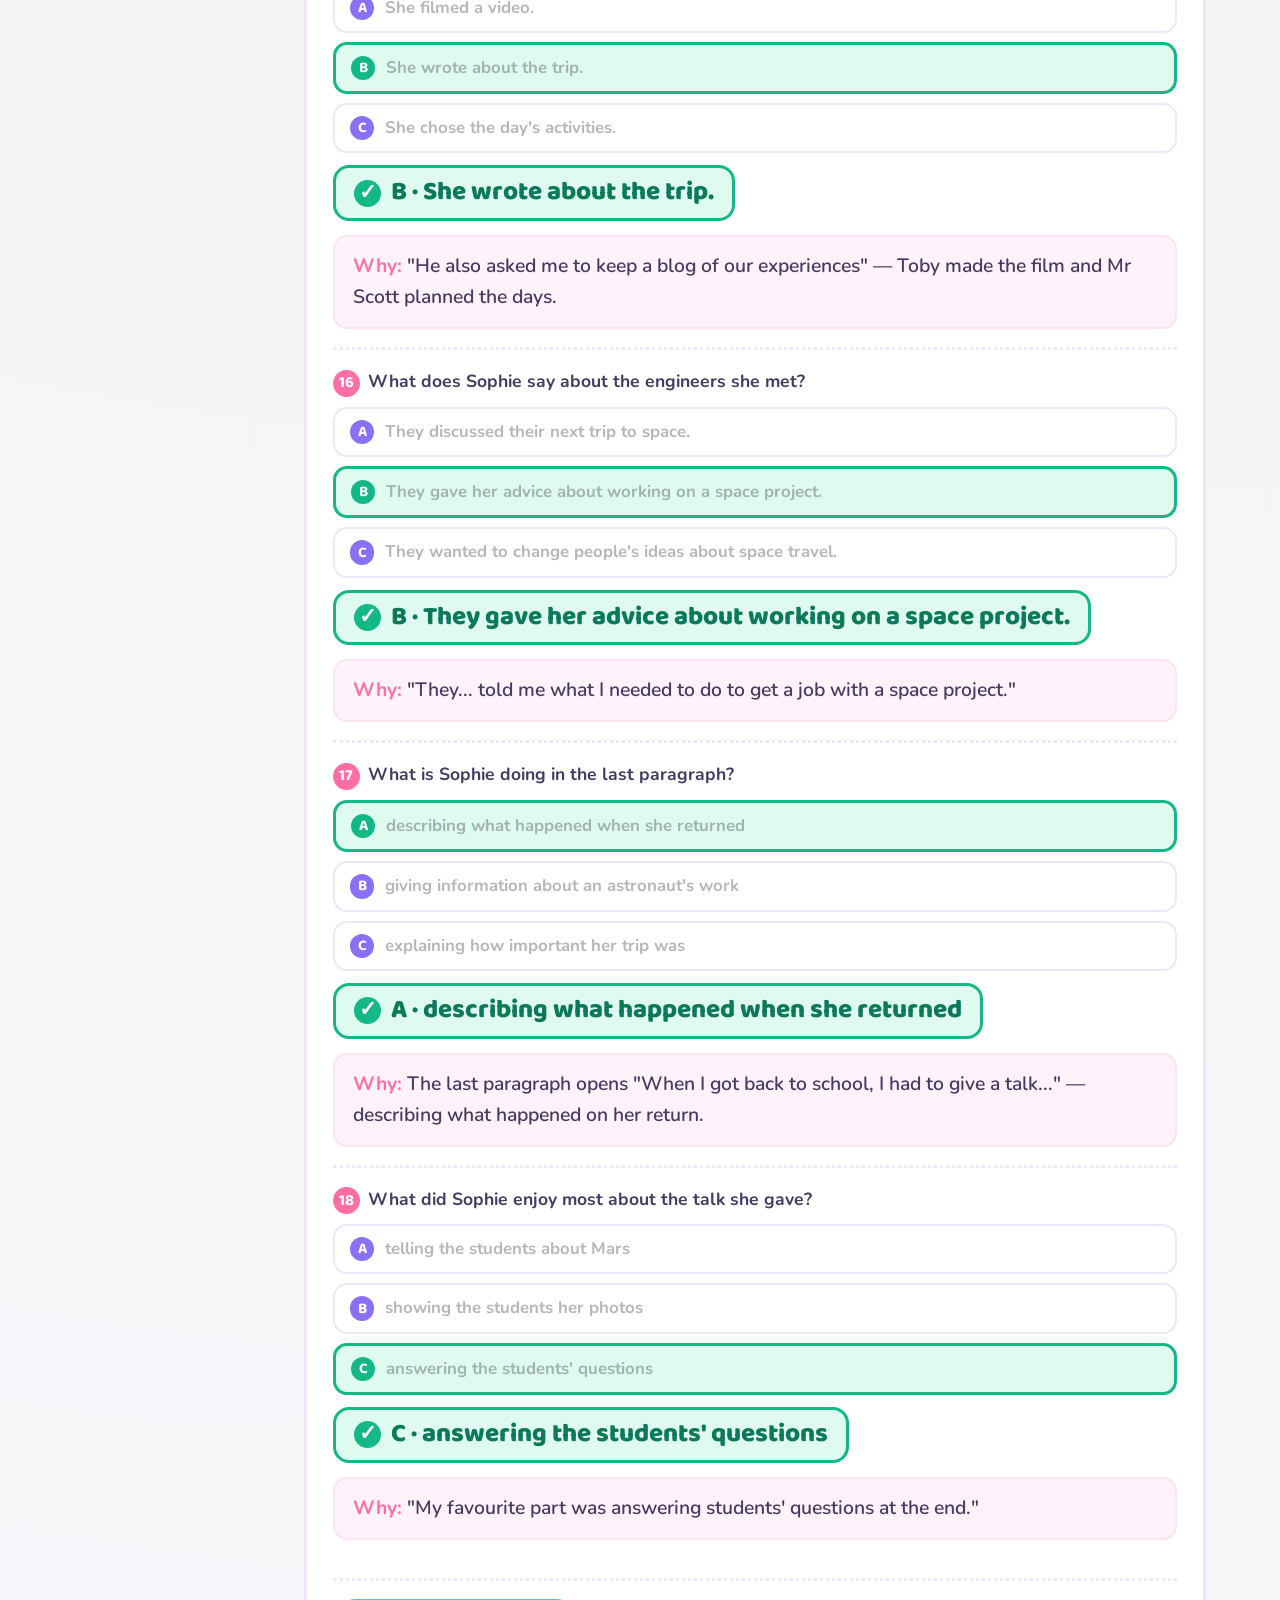
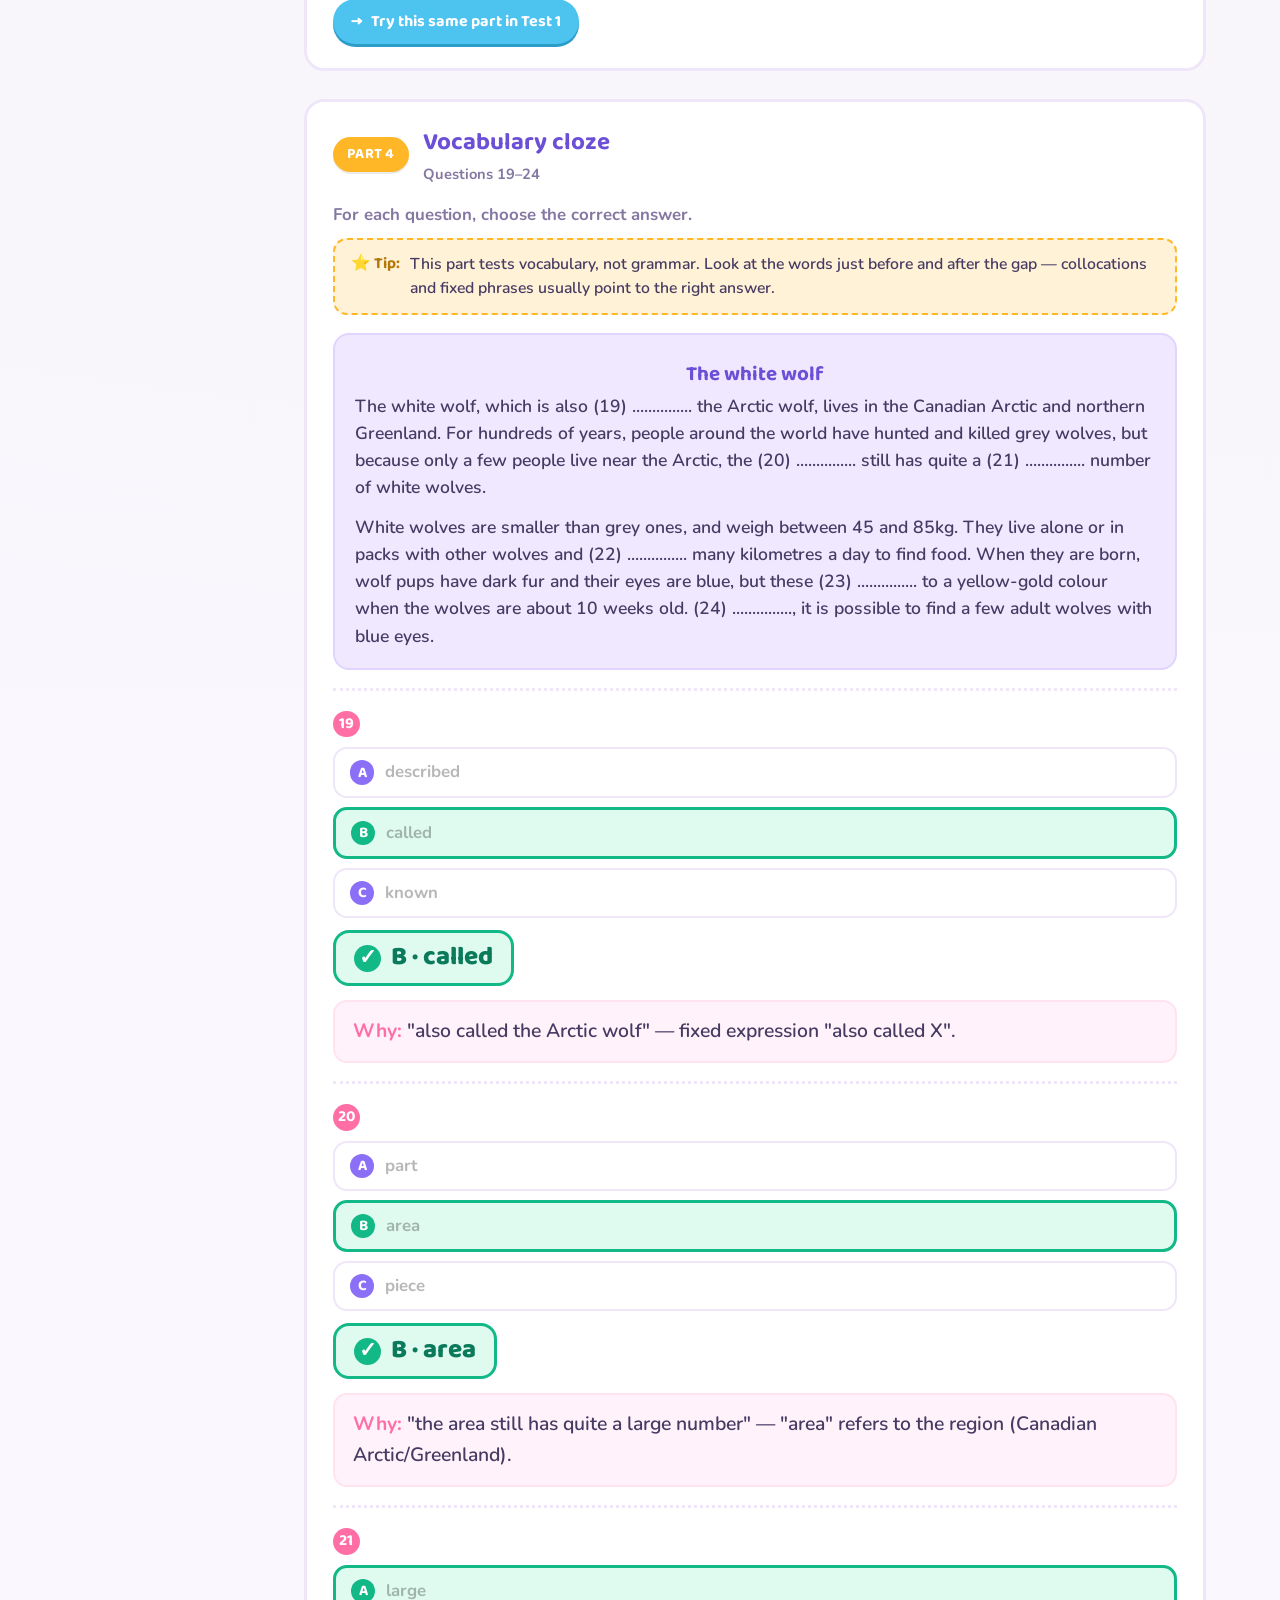
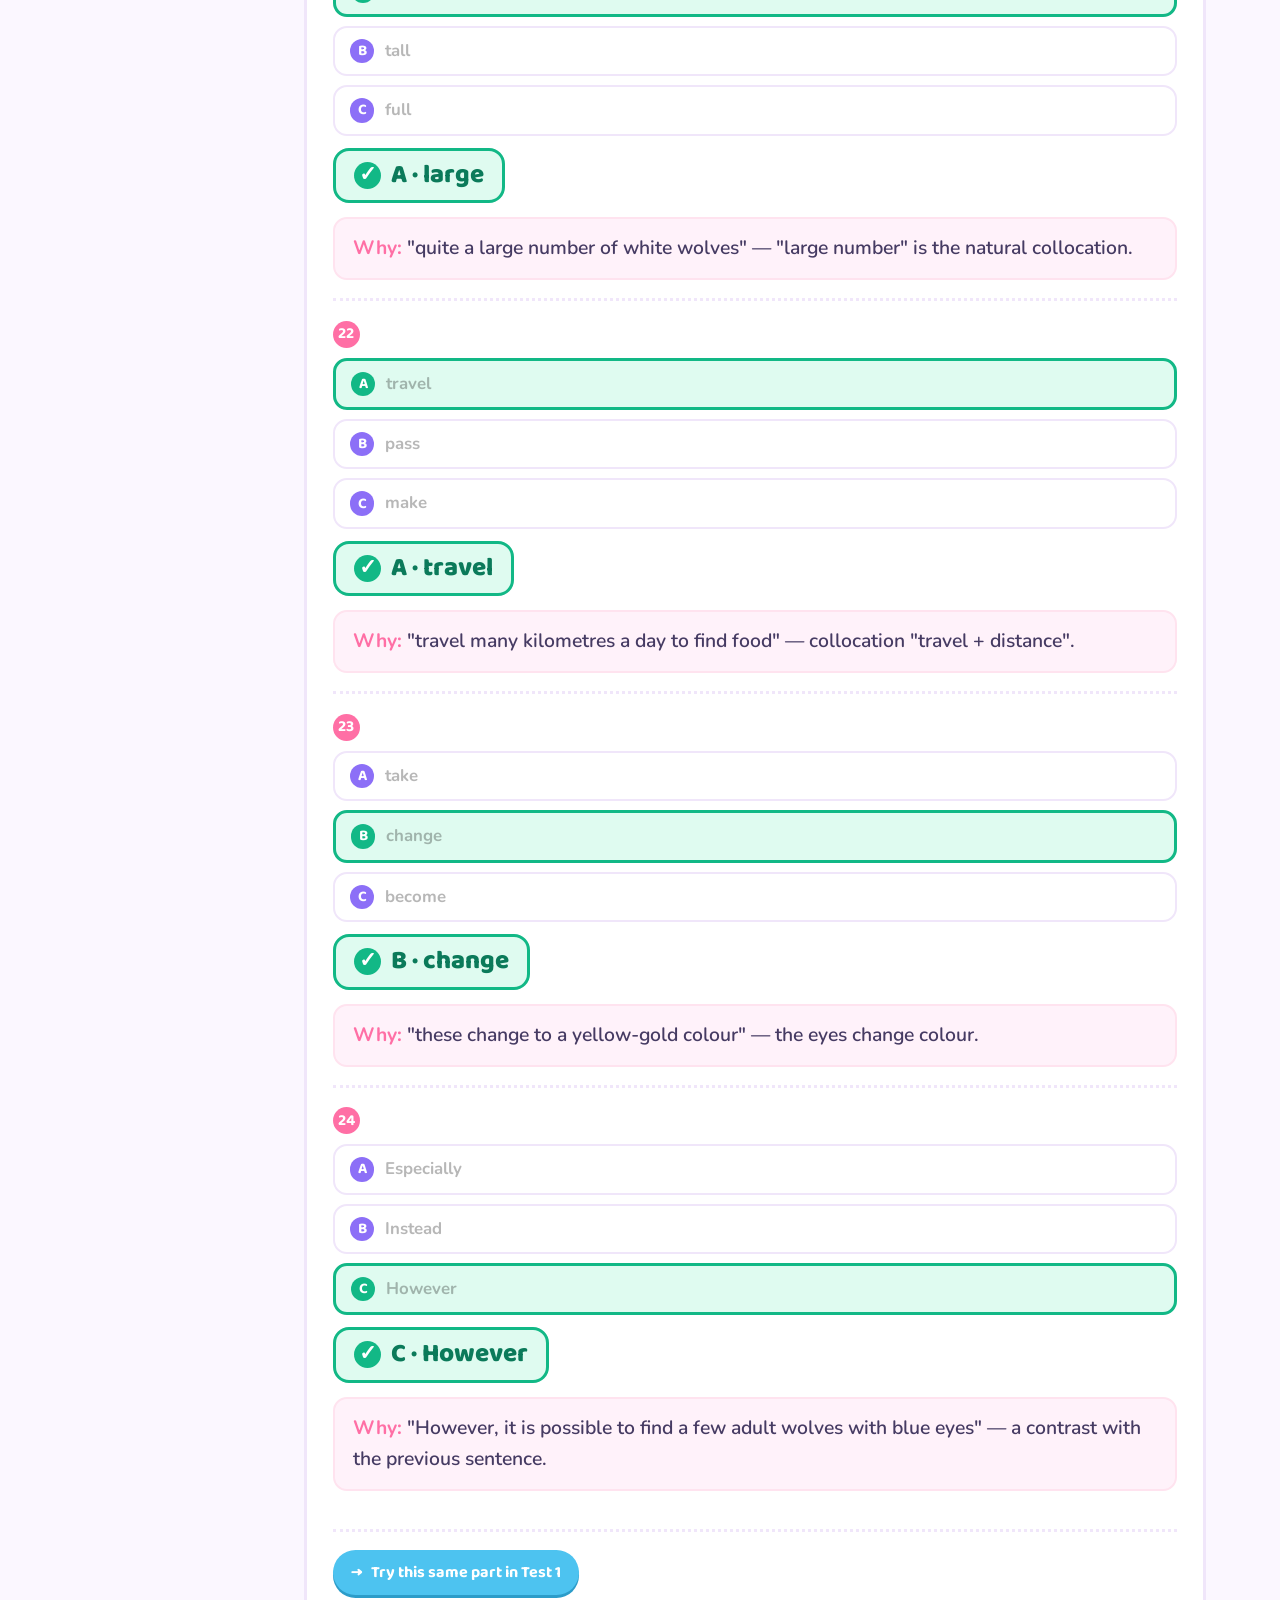
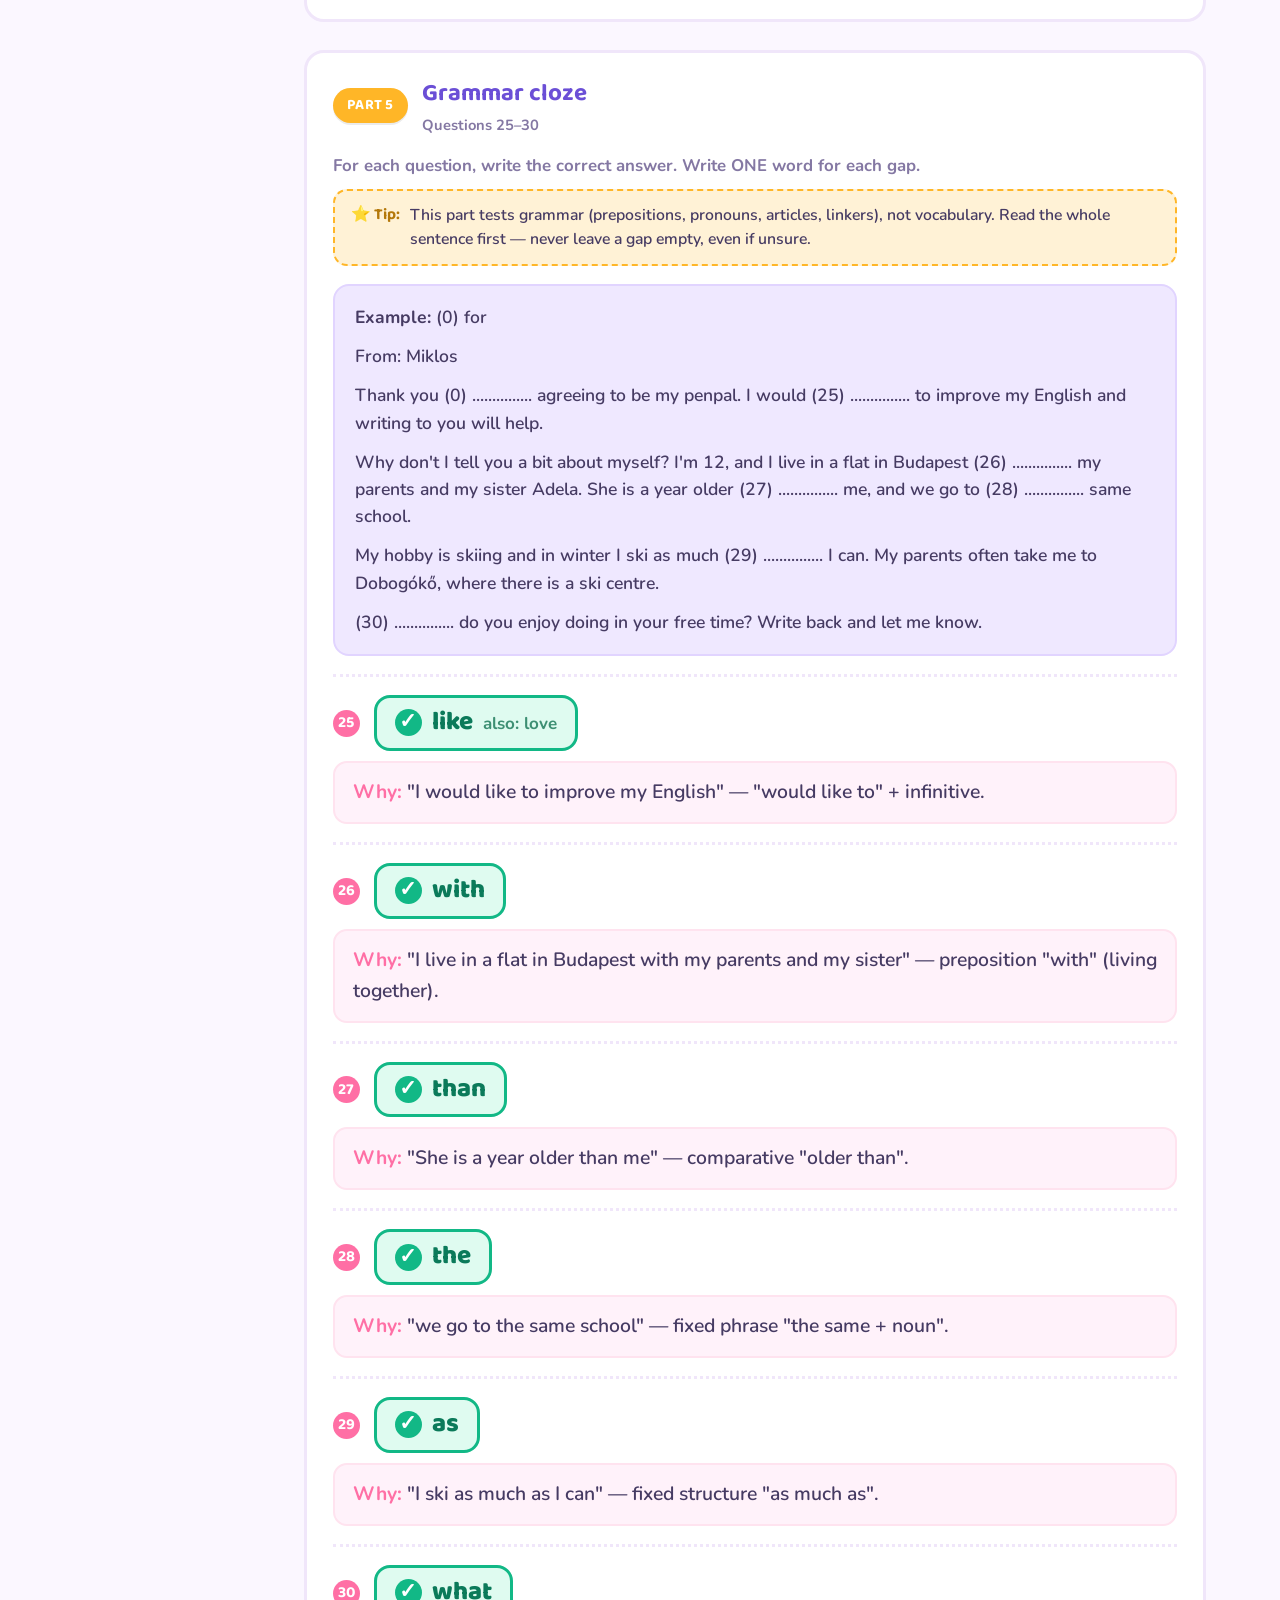
<file: PAGINAS/test2.html>
<!DOCTYPE html>
<html lang="en">
<head>
<meta charset="UTF-8">
<meta name="viewport" content="width=device-width, initial-scale=1.0">
<title>KET Trainer — Test 2</title>
<link rel="stylesheet" href="../ESTILOS/style.css">
</head>
<body>

<div class="topbar">
  <div class="topbar-inner">
    <div class="brand">
      <div class="site-name">🗝️ KET Adventure</div>
      <div class="test-line"><span id="test-title">Test 2</span></div>
      <small id="test-subtitle">Key English Test</small>
    </div>
    <a class="switch-test" id="switch-link" href="test1.html">← Back to Test 1</a>
  </div>
</div>

<div class="shell">
  <nav class="rail">
    <div class="rail-group">
      <div class="rail-label">READING & WRITING</div>
      <div id="rail-rw"></div>
    </div>
    <div class="rail-group">
      <div class="rail-label">LISTENING</div>
      <div id="rail-listening"></div>
    </div>
  </nav>

  <main>
    <p class="intro" id="intro-text"></p>
    <div id="parts"></div>
  </main>
</div>

<footer>KET Trainer · Alina Iuga</footer>

<script src="../SCRIPTS/data-test2.js"></script>
<script src="../SCRIPTS/app.js"></script>
<script>renderTest(TEST2);</script>
</body>
</html>
</file>
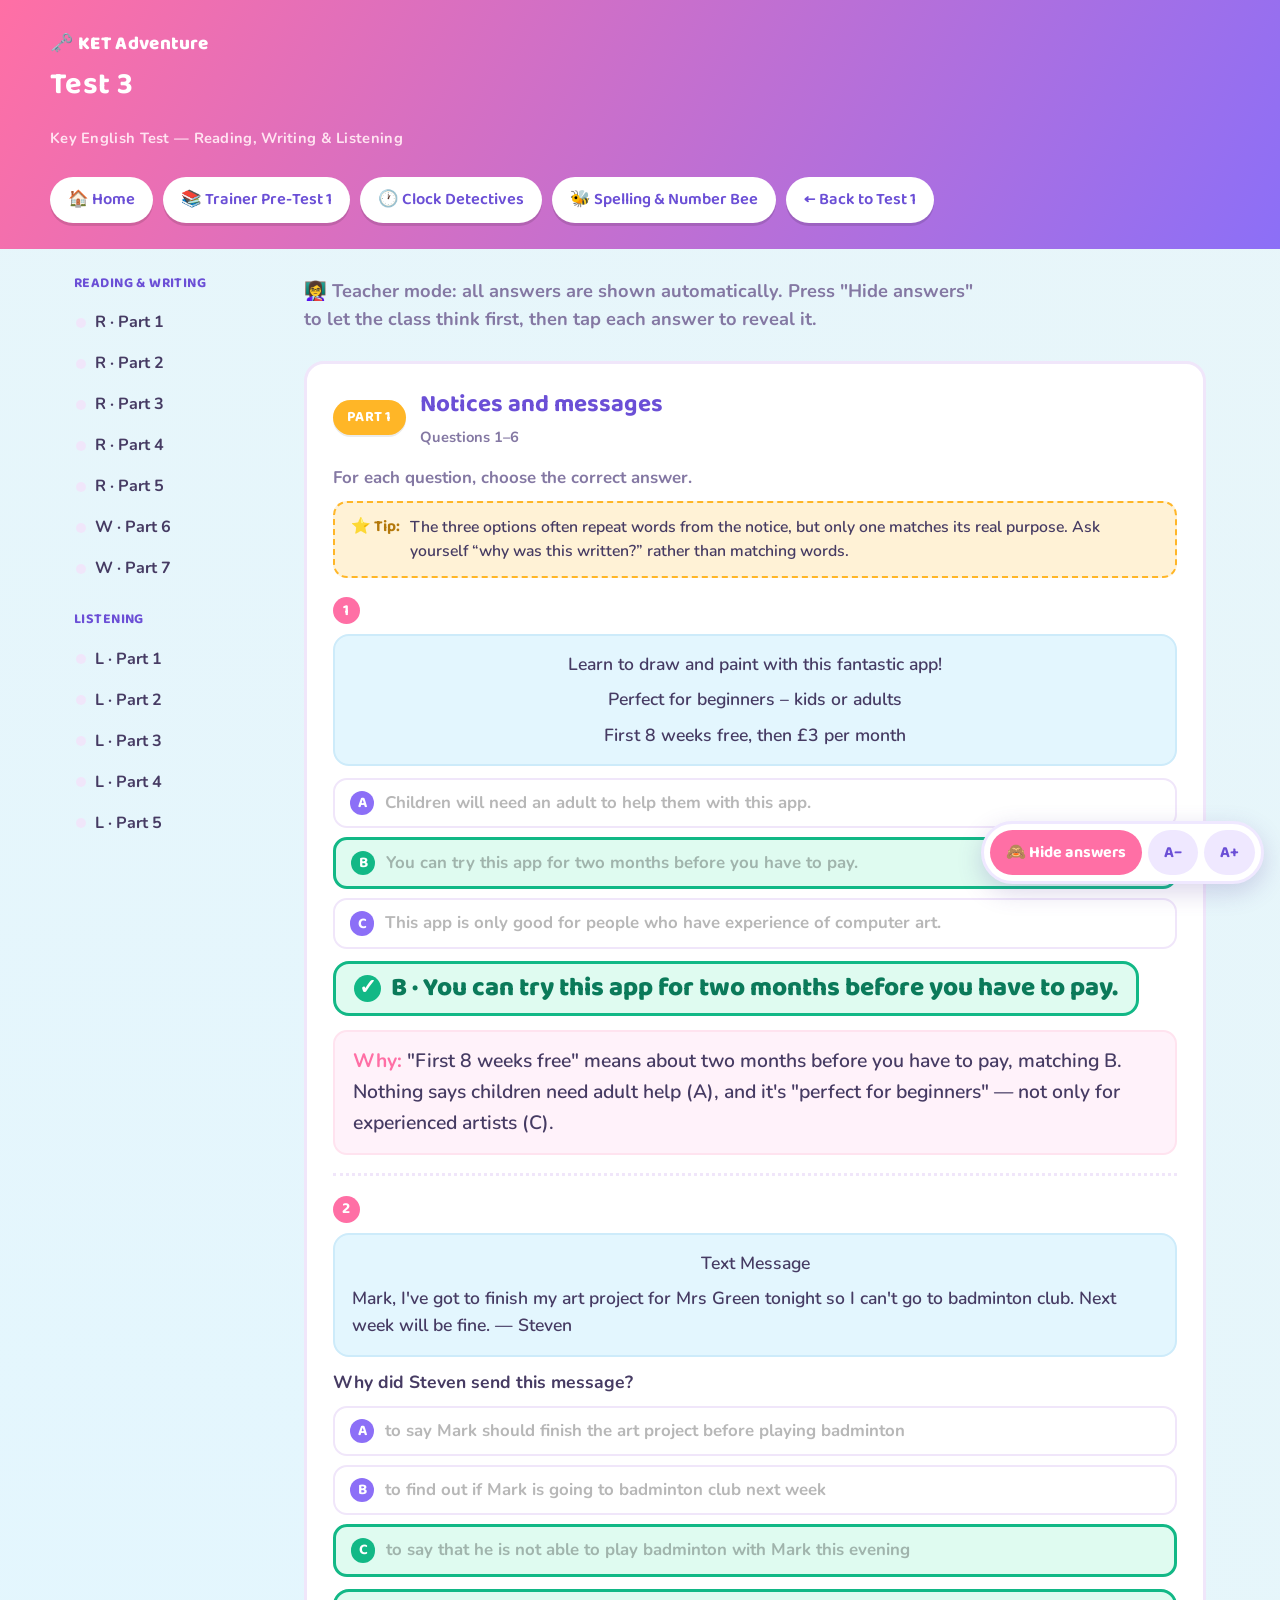
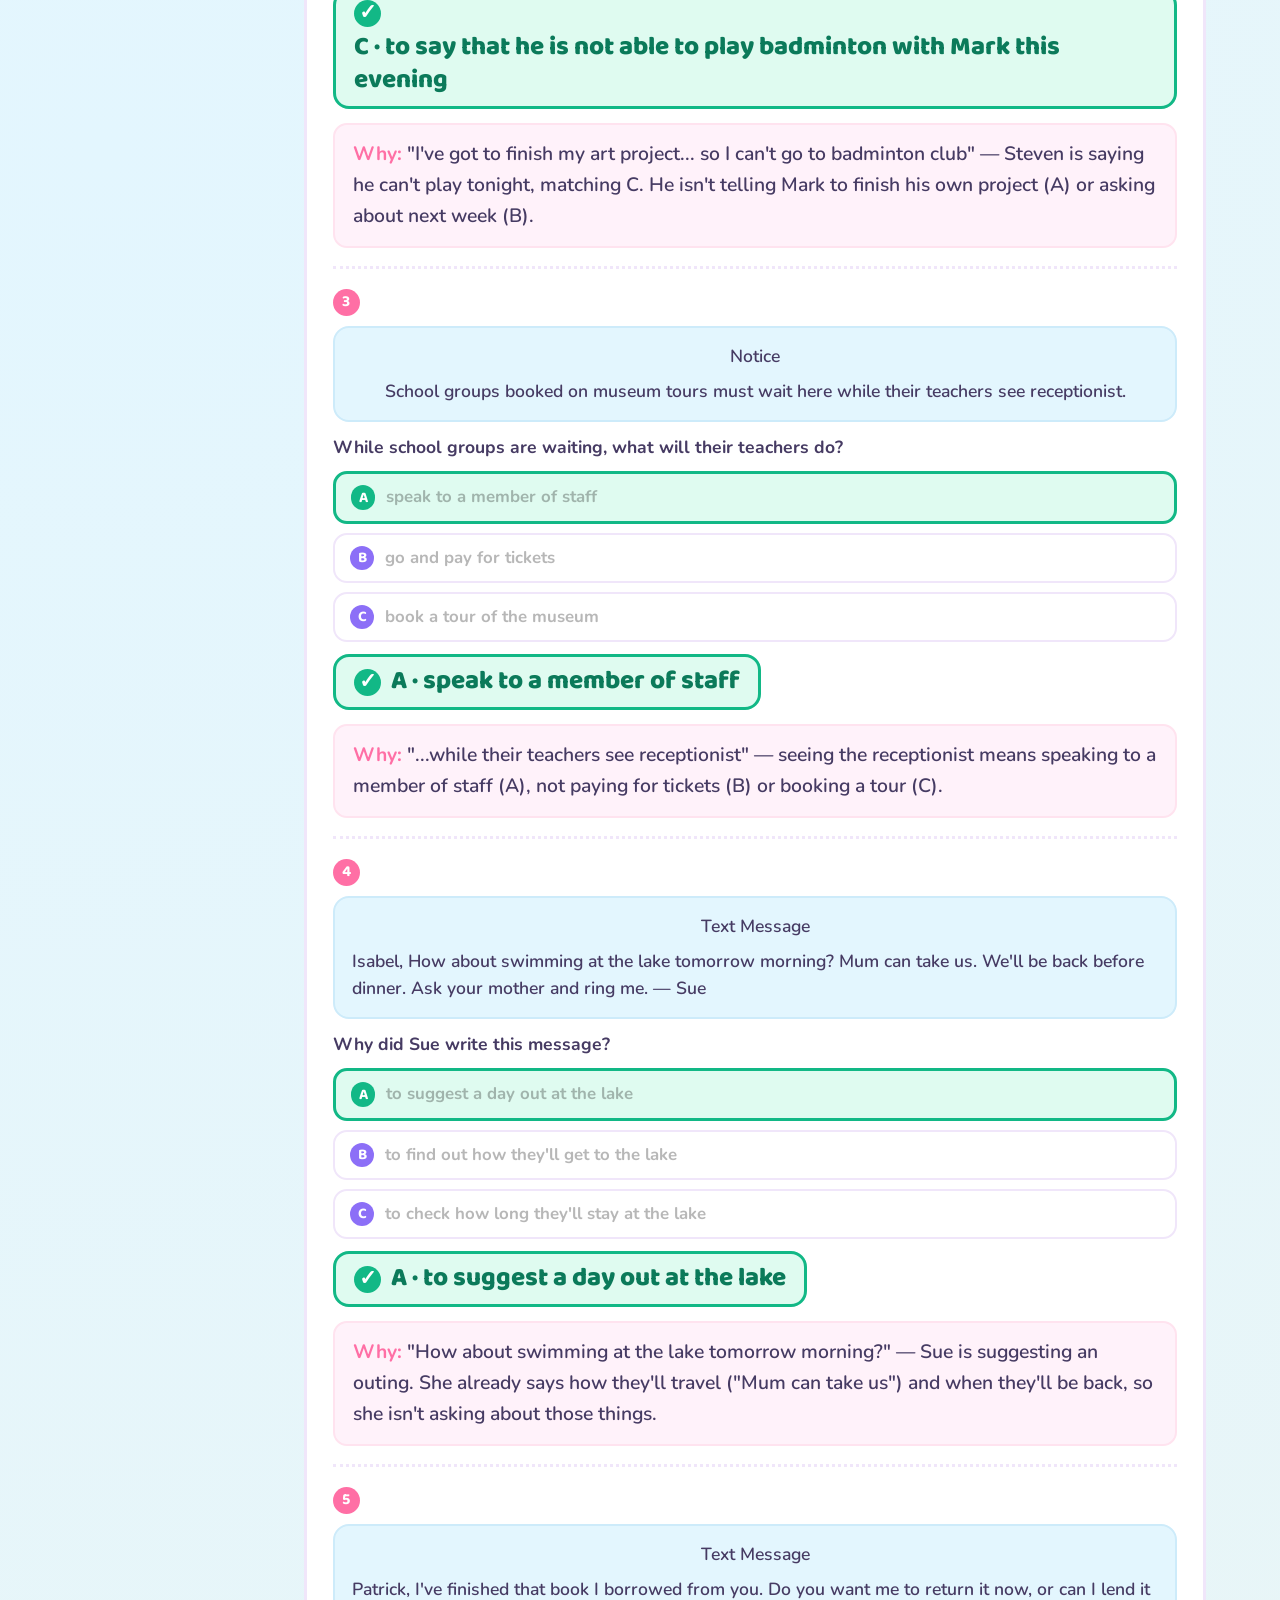
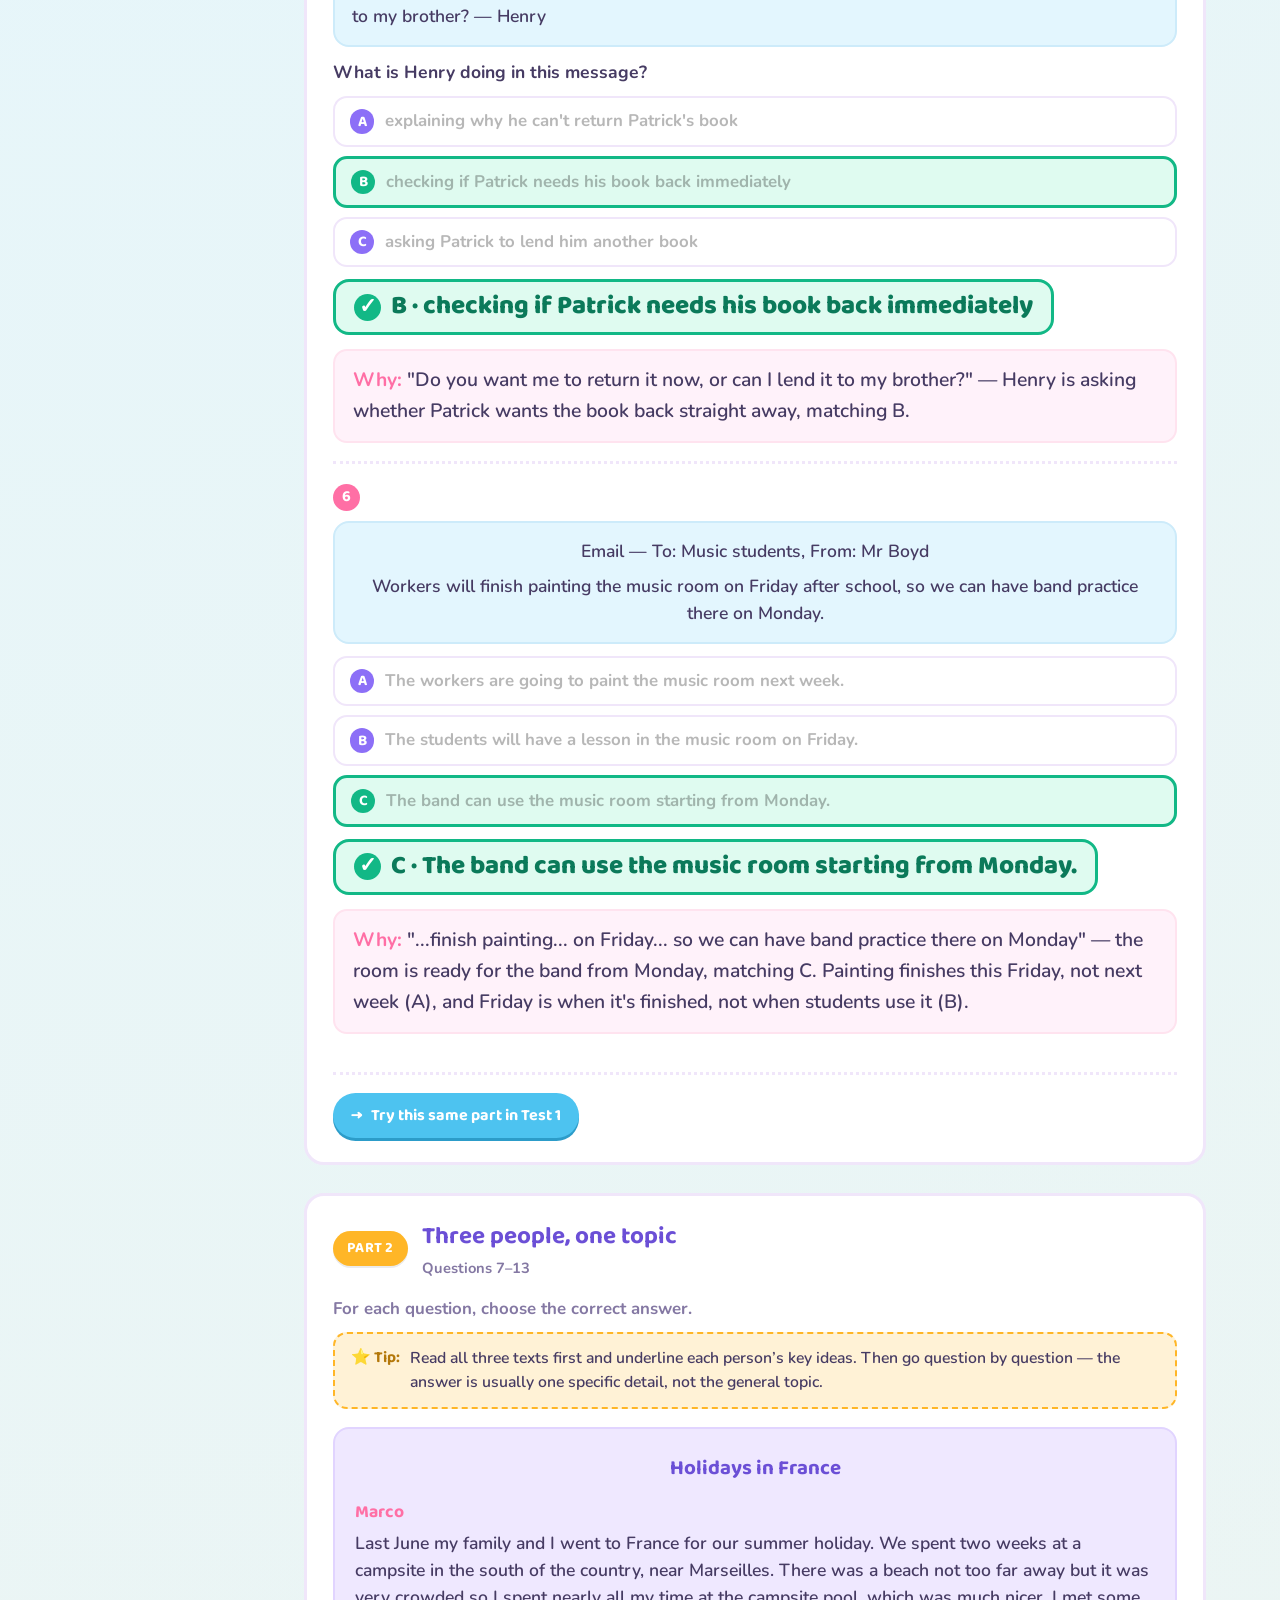
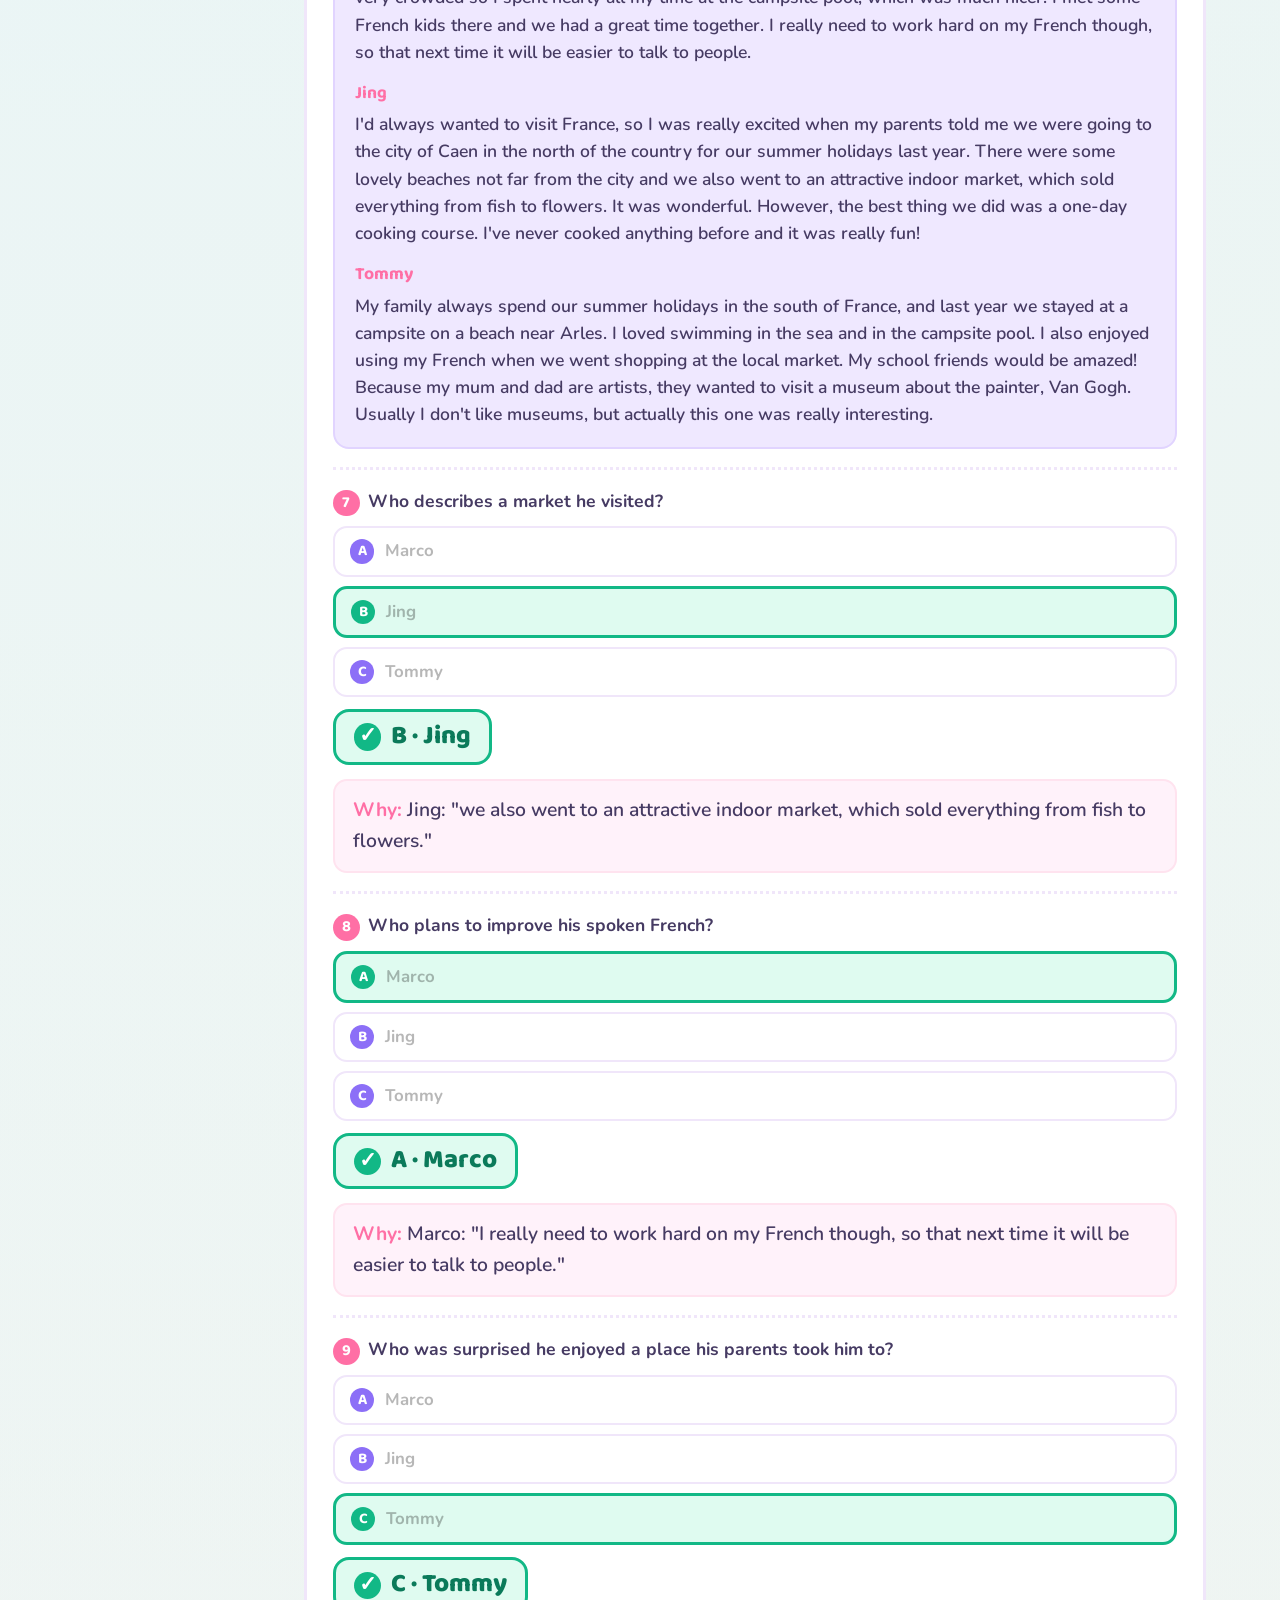
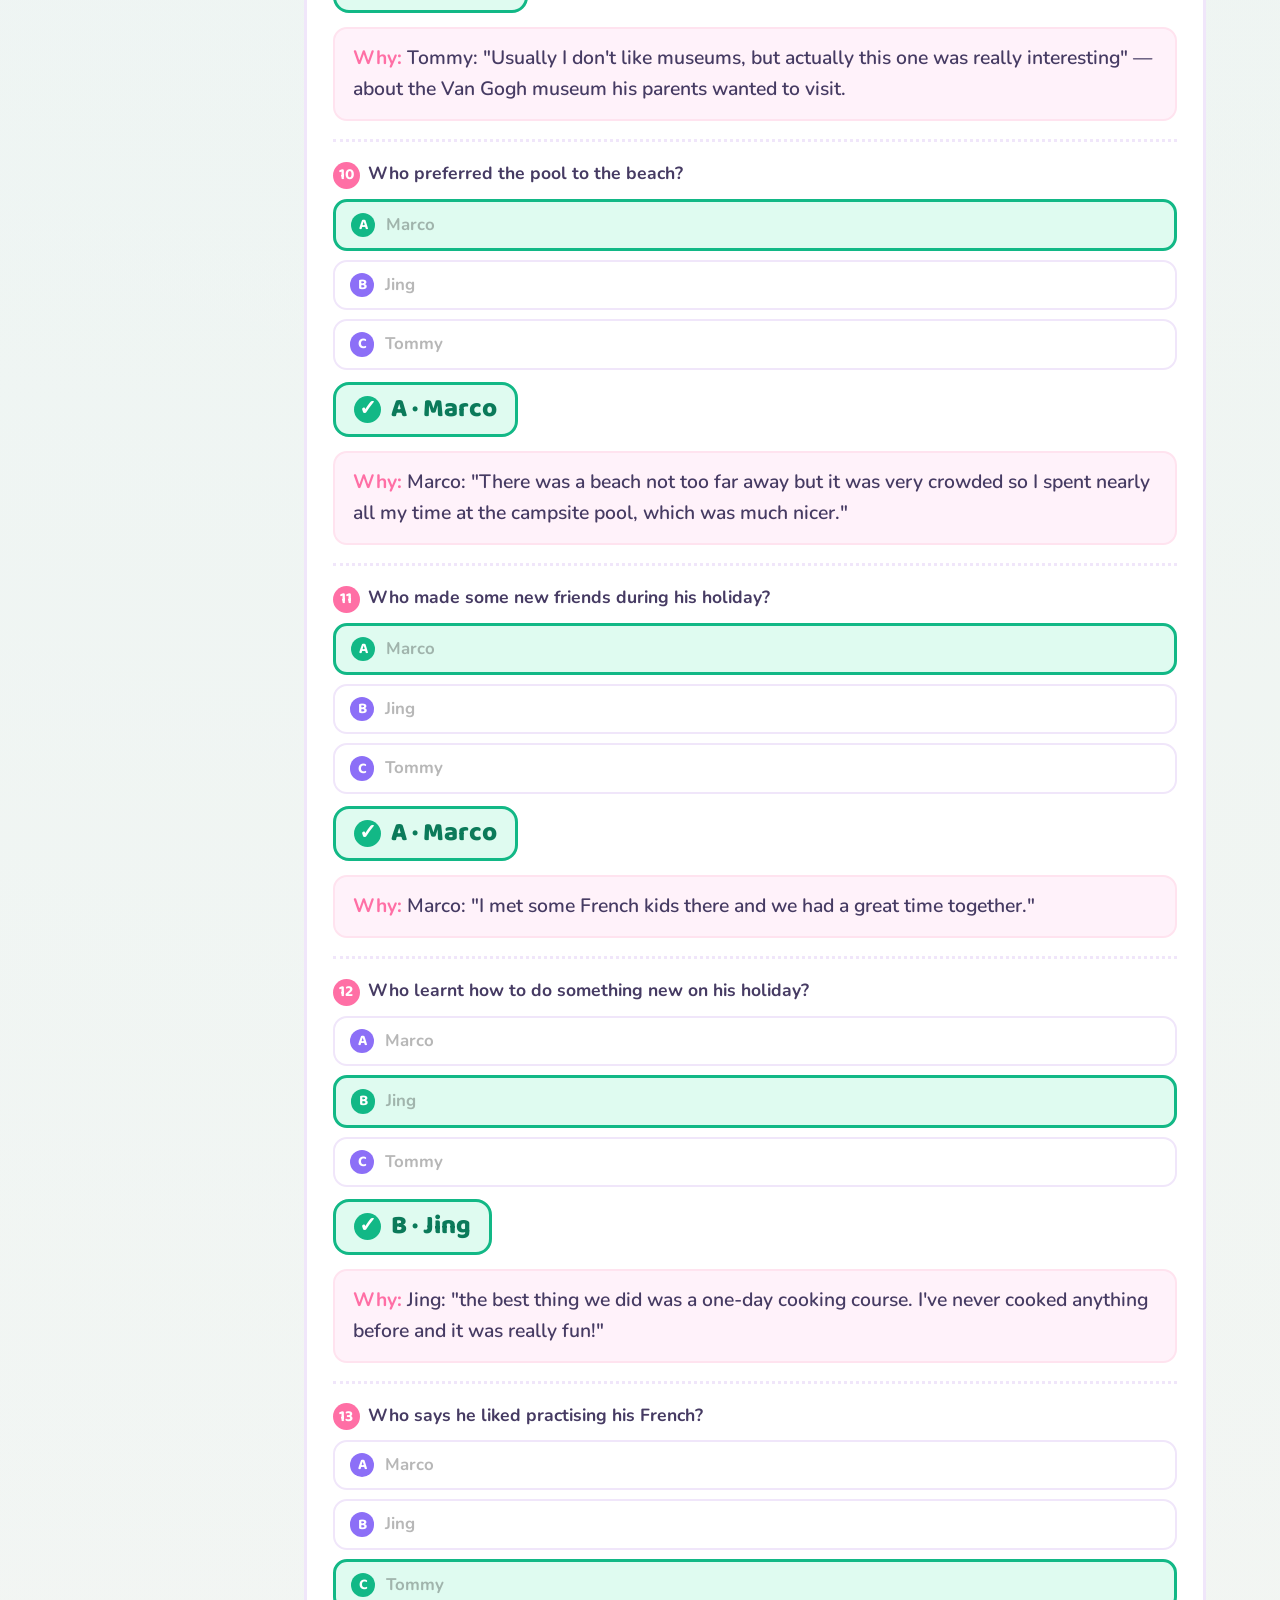
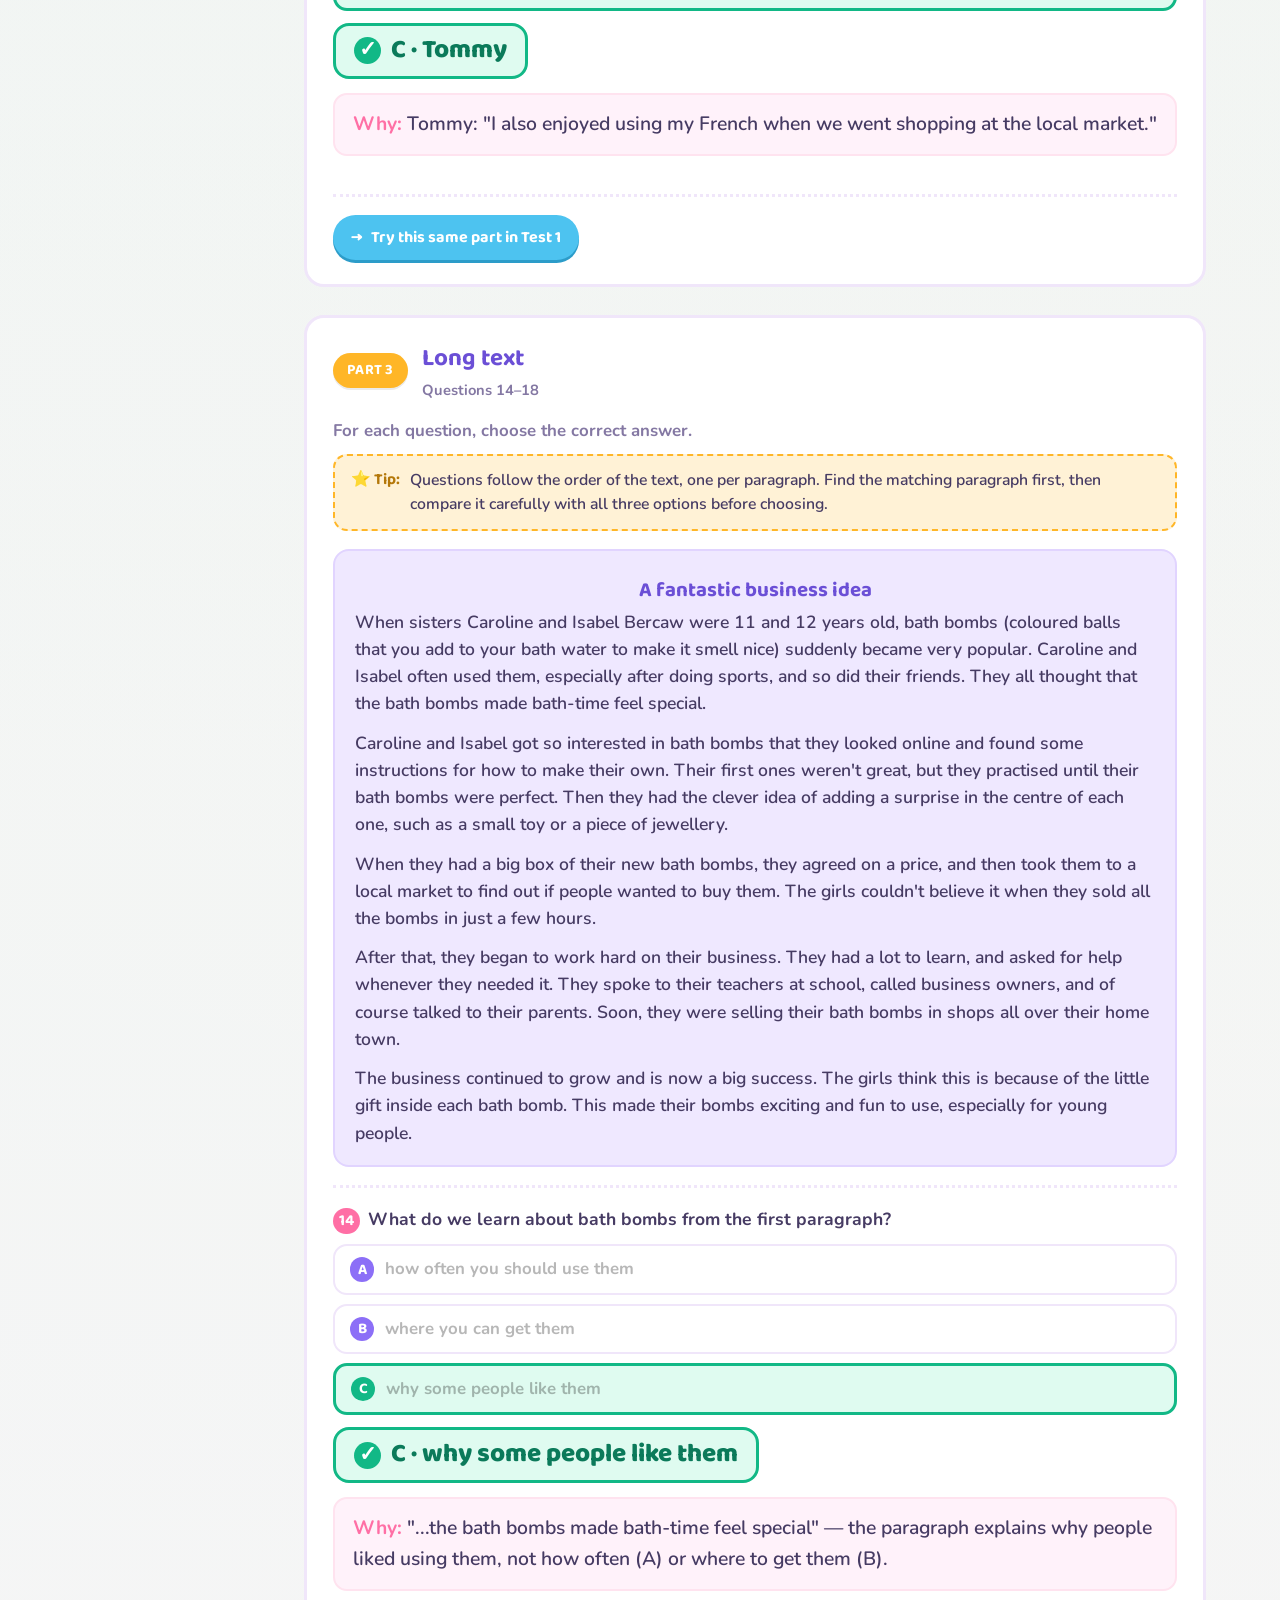
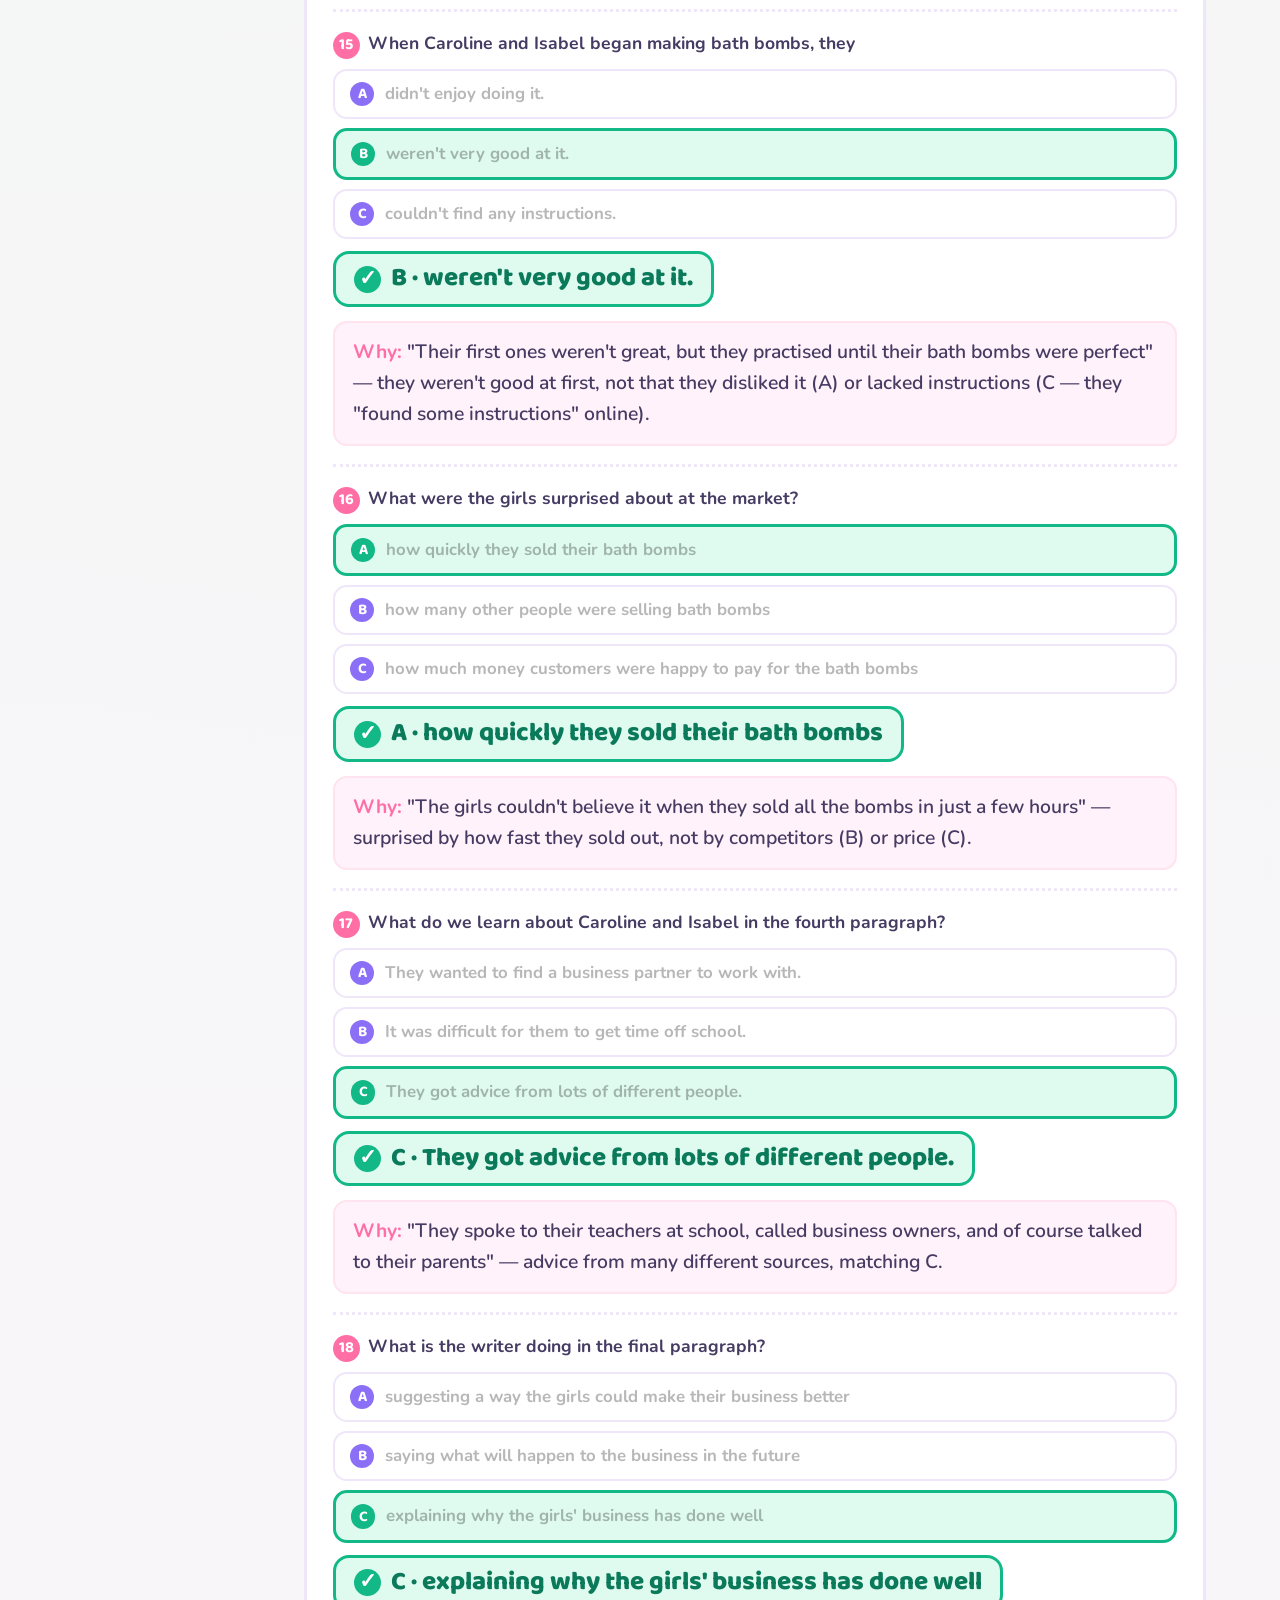
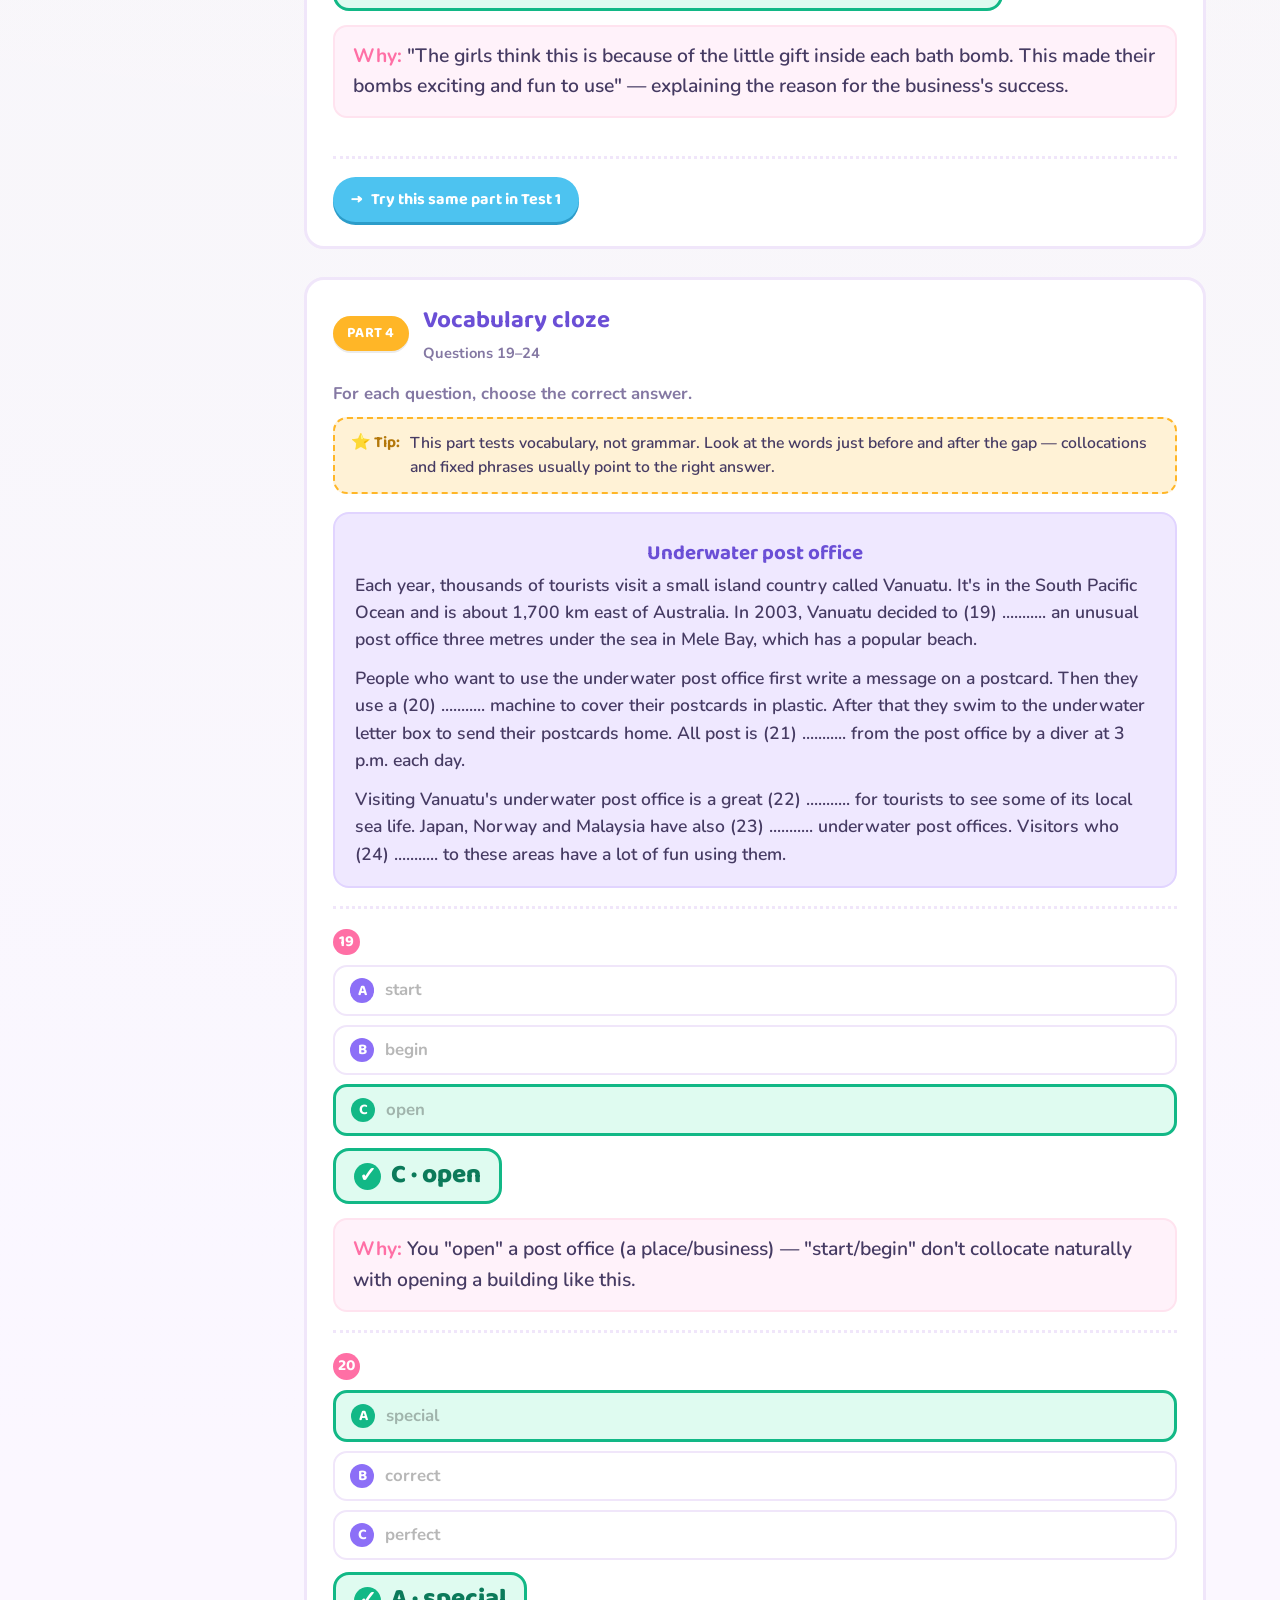
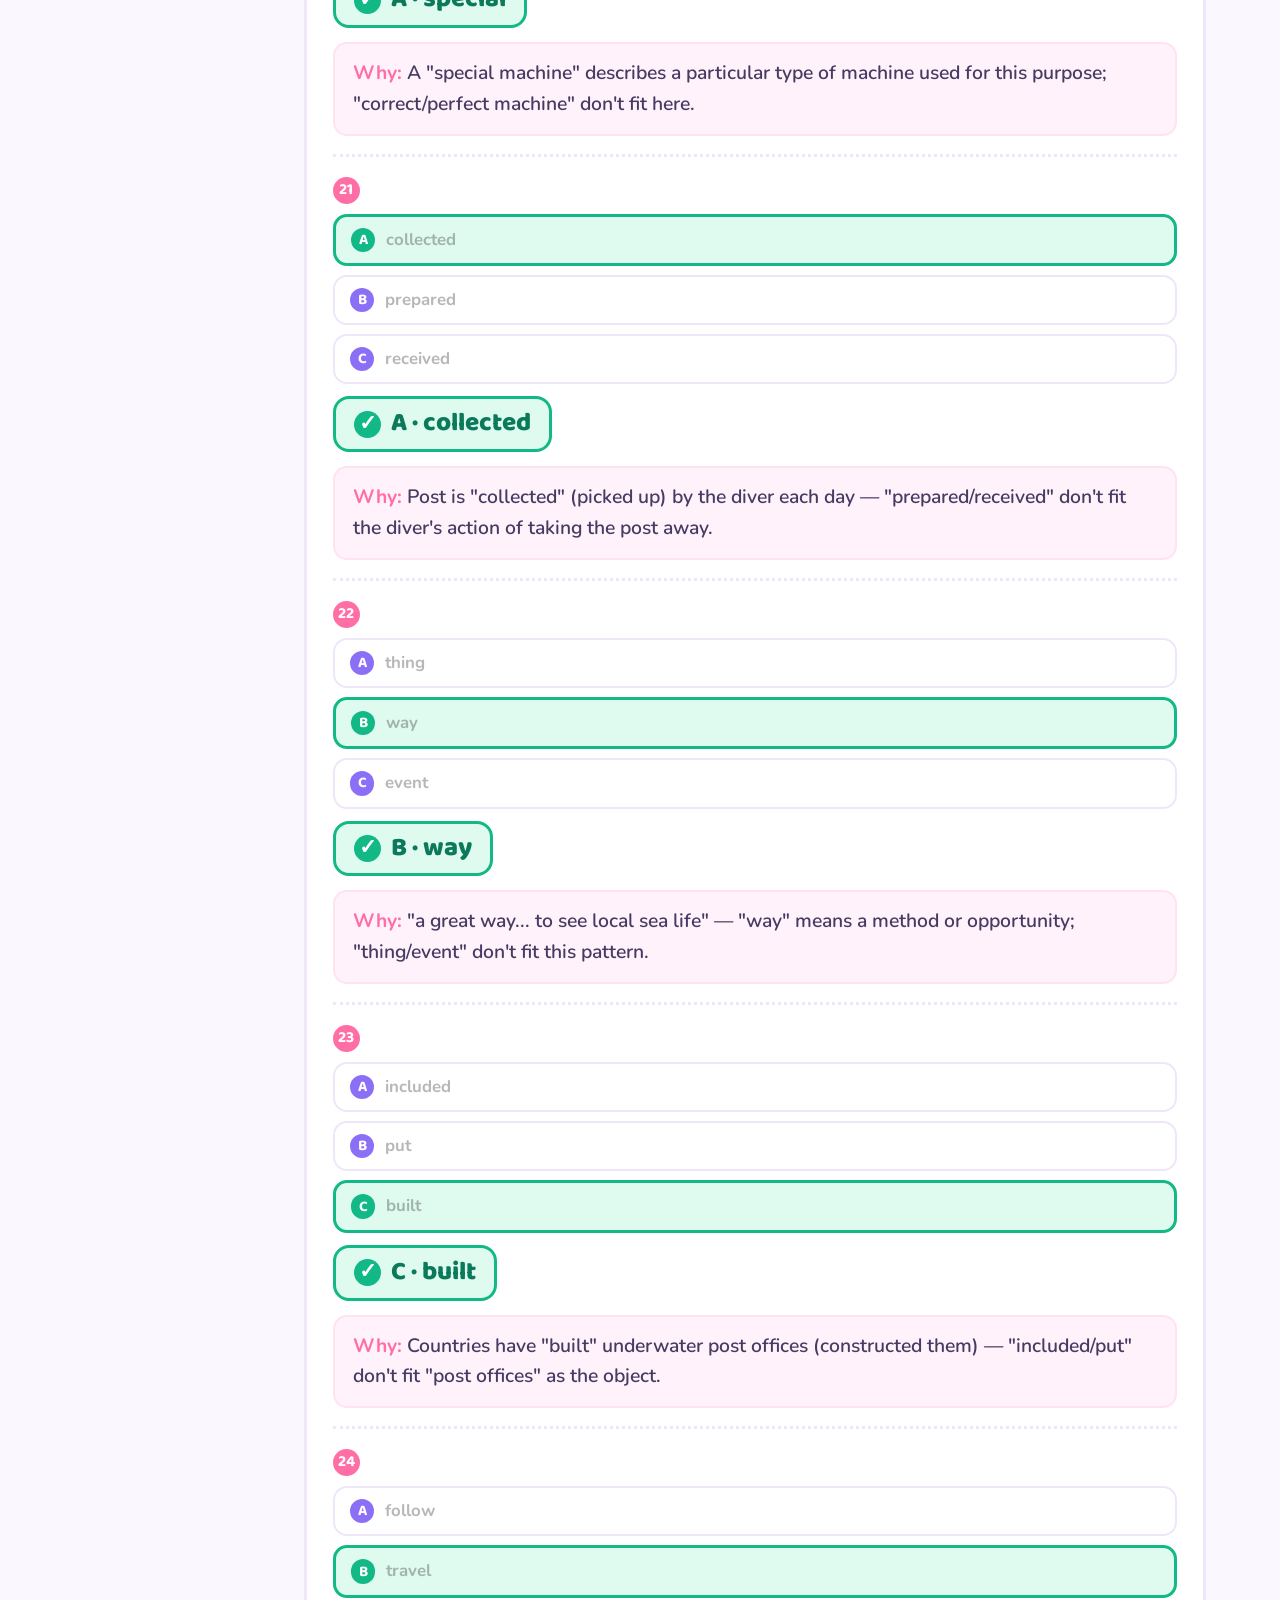
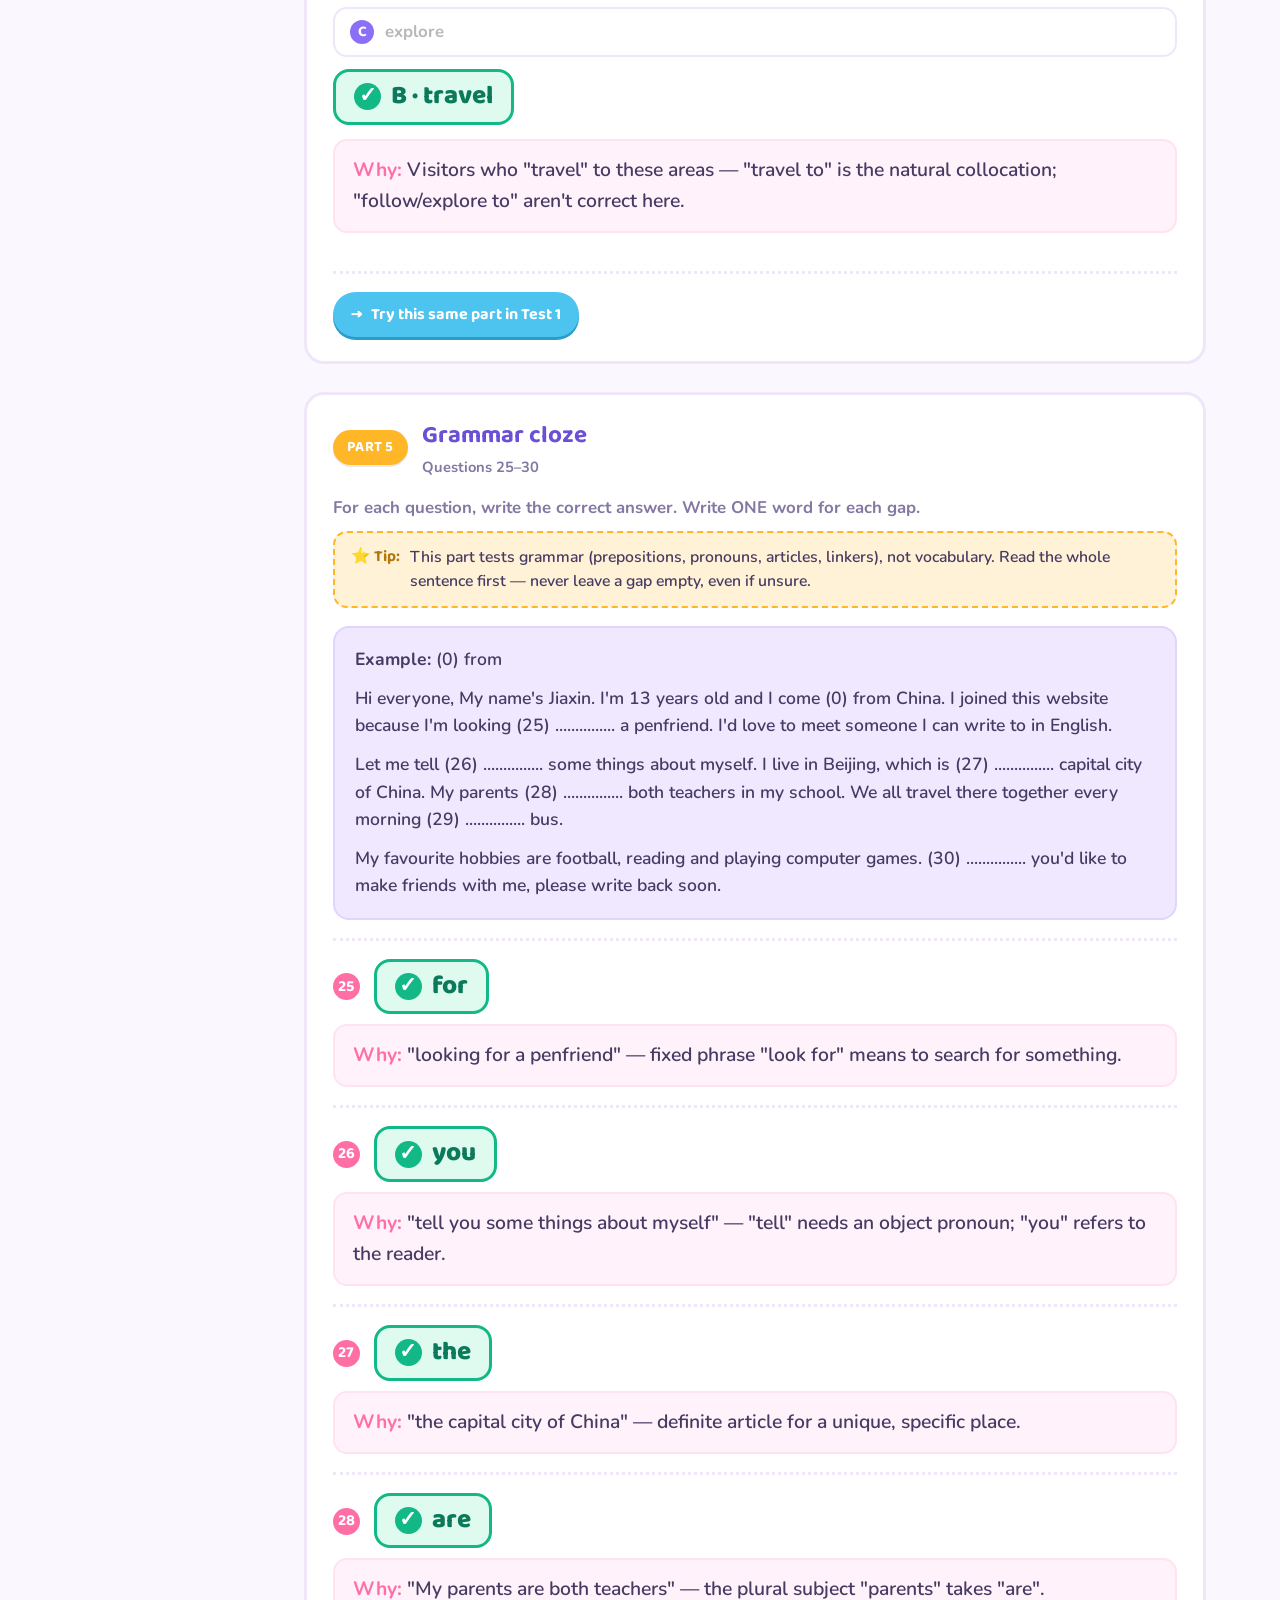
<file: PAGINAS/test3.html>
<!DOCTYPE html>
<html lang="en">
<head>
<meta charset="UTF-8">
<meta name="viewport" content="width=device-width, initial-scale=1.0">
<title>KET Trainer — Test 3</title>
<link rel="stylesheet" href="../ESTILOS/style.css">
</head>
<body>

<div class="topbar">
  <div class="topbar-inner">
    <div class="brand">
      <div class="site-name">🗝️ KET Adventure</div>
      <div class="test-line"><span id="test-title">Test 3</span></div>
      <small id="test-subtitle">Key English Test</small>
    </div>
    <a class="switch-test" id="switch-link" href="test1.html">← Back to Test 1</a>
  </div>
</div>

<div class="shell">
  <nav class="rail">
    <div class="rail-group">
      <div class="rail-label">READING & WRITING</div>
      <div id="rail-rw"></div>
    </div>
    <div class="rail-group">
      <div class="rail-label">LISTENING</div>
      <div id="rail-listening"></div>
    </div>
  </nav>

  <main>
    <p class="intro" id="intro-text"></p>
    <div id="parts"></div>
  </main>
</div>

<footer>KET Trainer · Alina Iuga</footer>

<script src="../SCRIPTS/data-test3.js"></script>
<script src="../SCRIPTS/app.js"></script>
<script>renderTest(TEST3);</script>
</body>
</html>
</file>
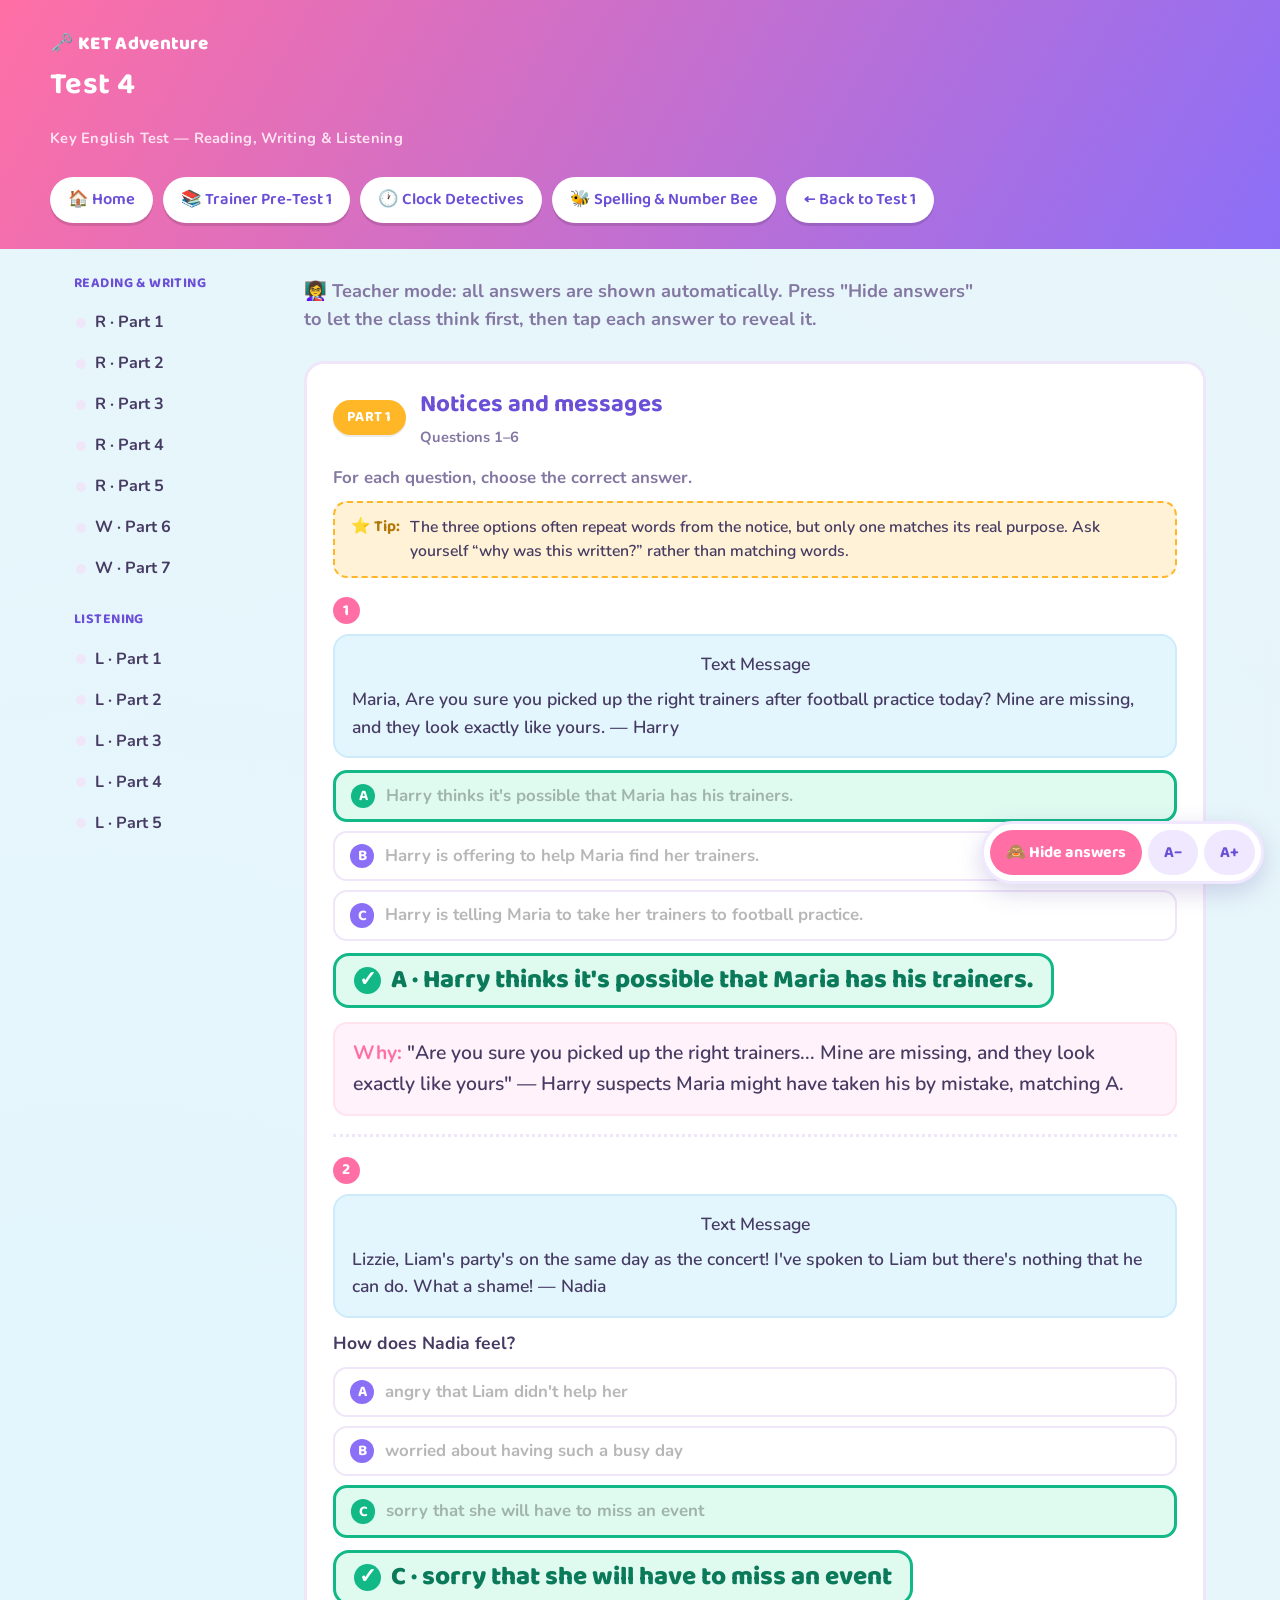
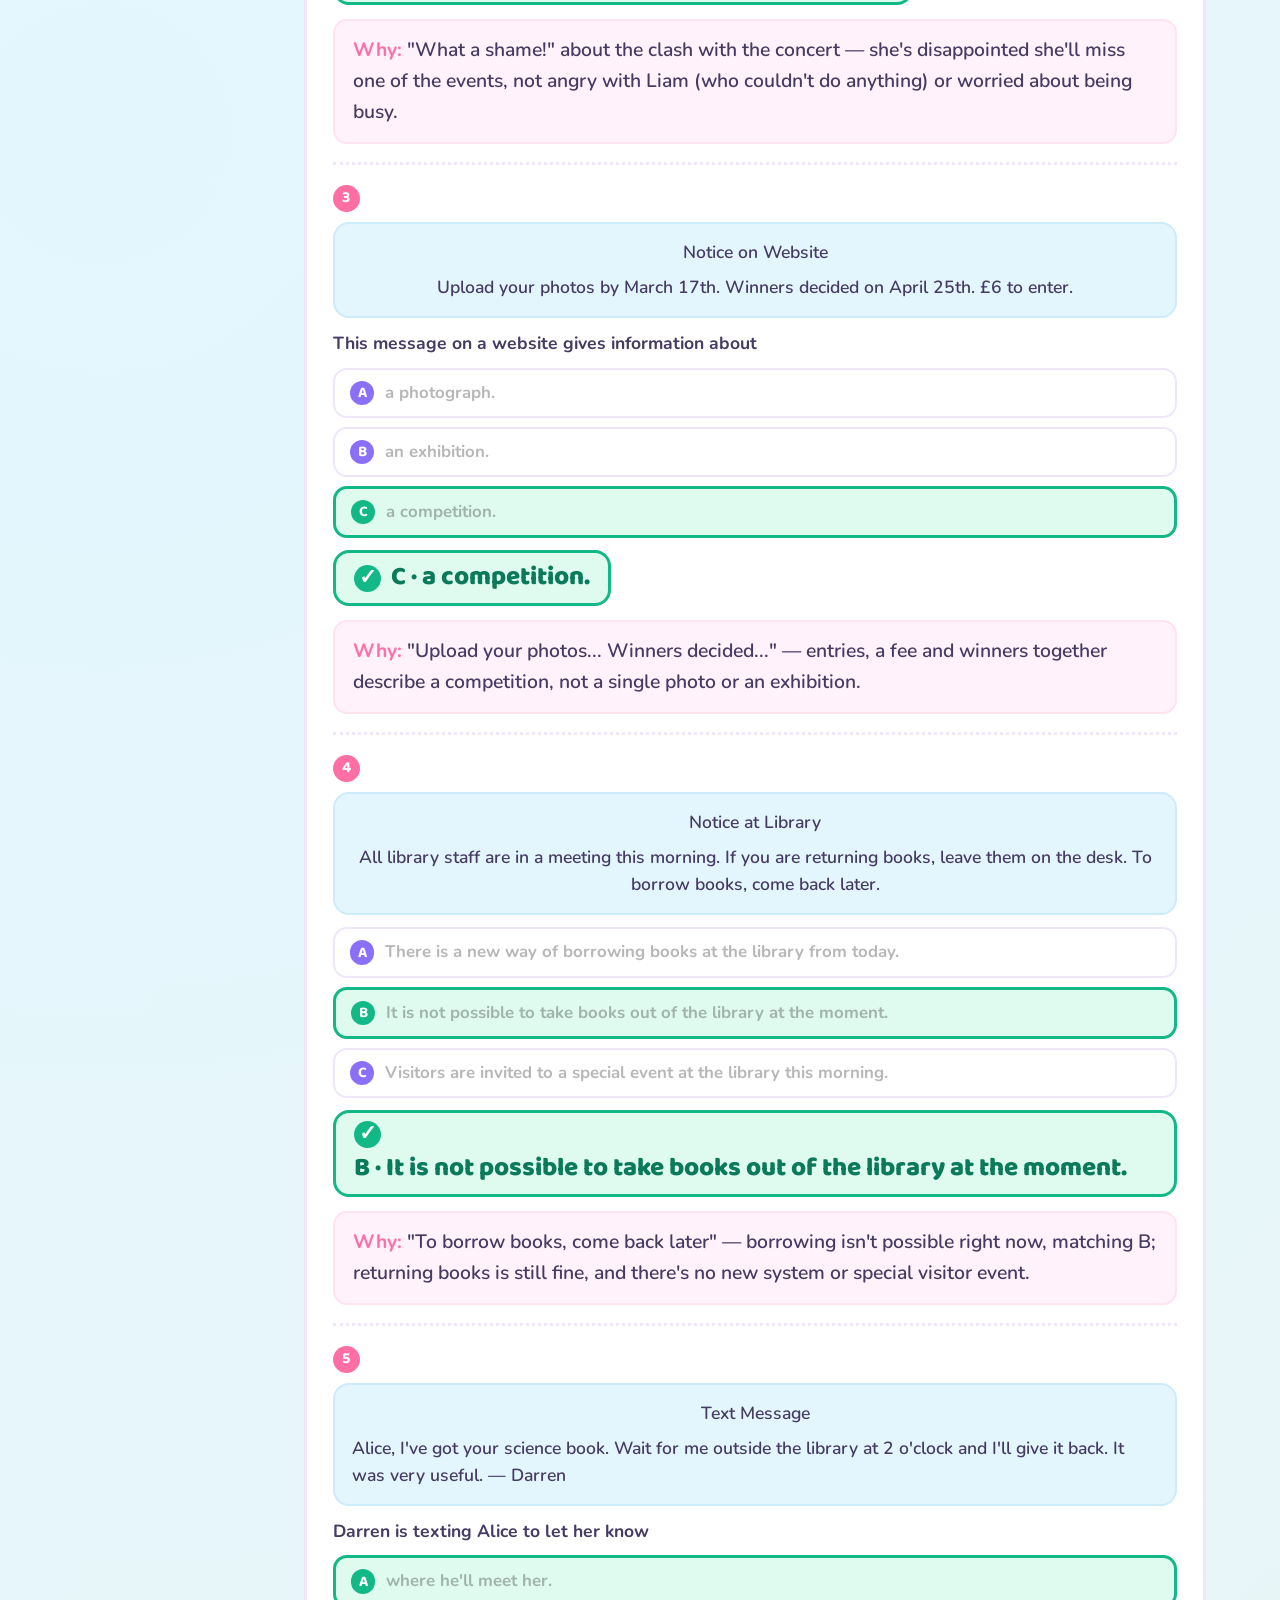
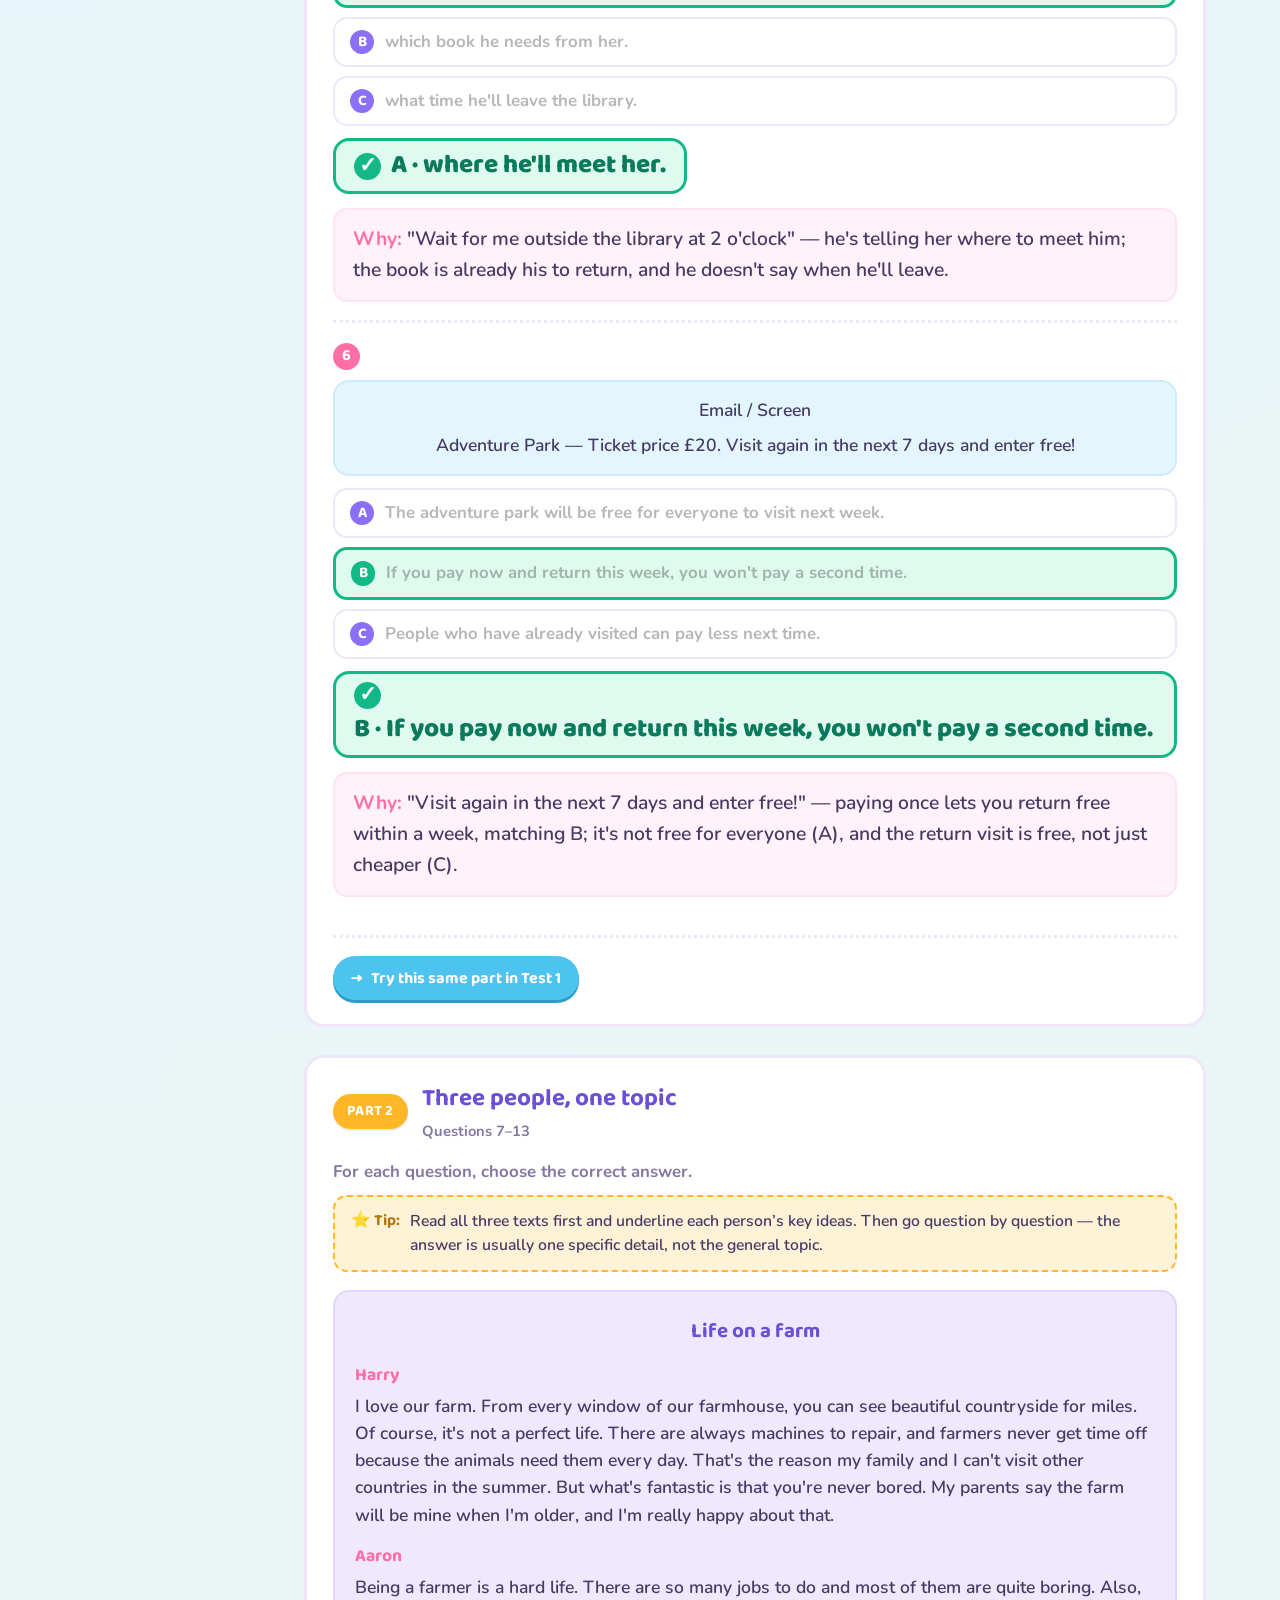
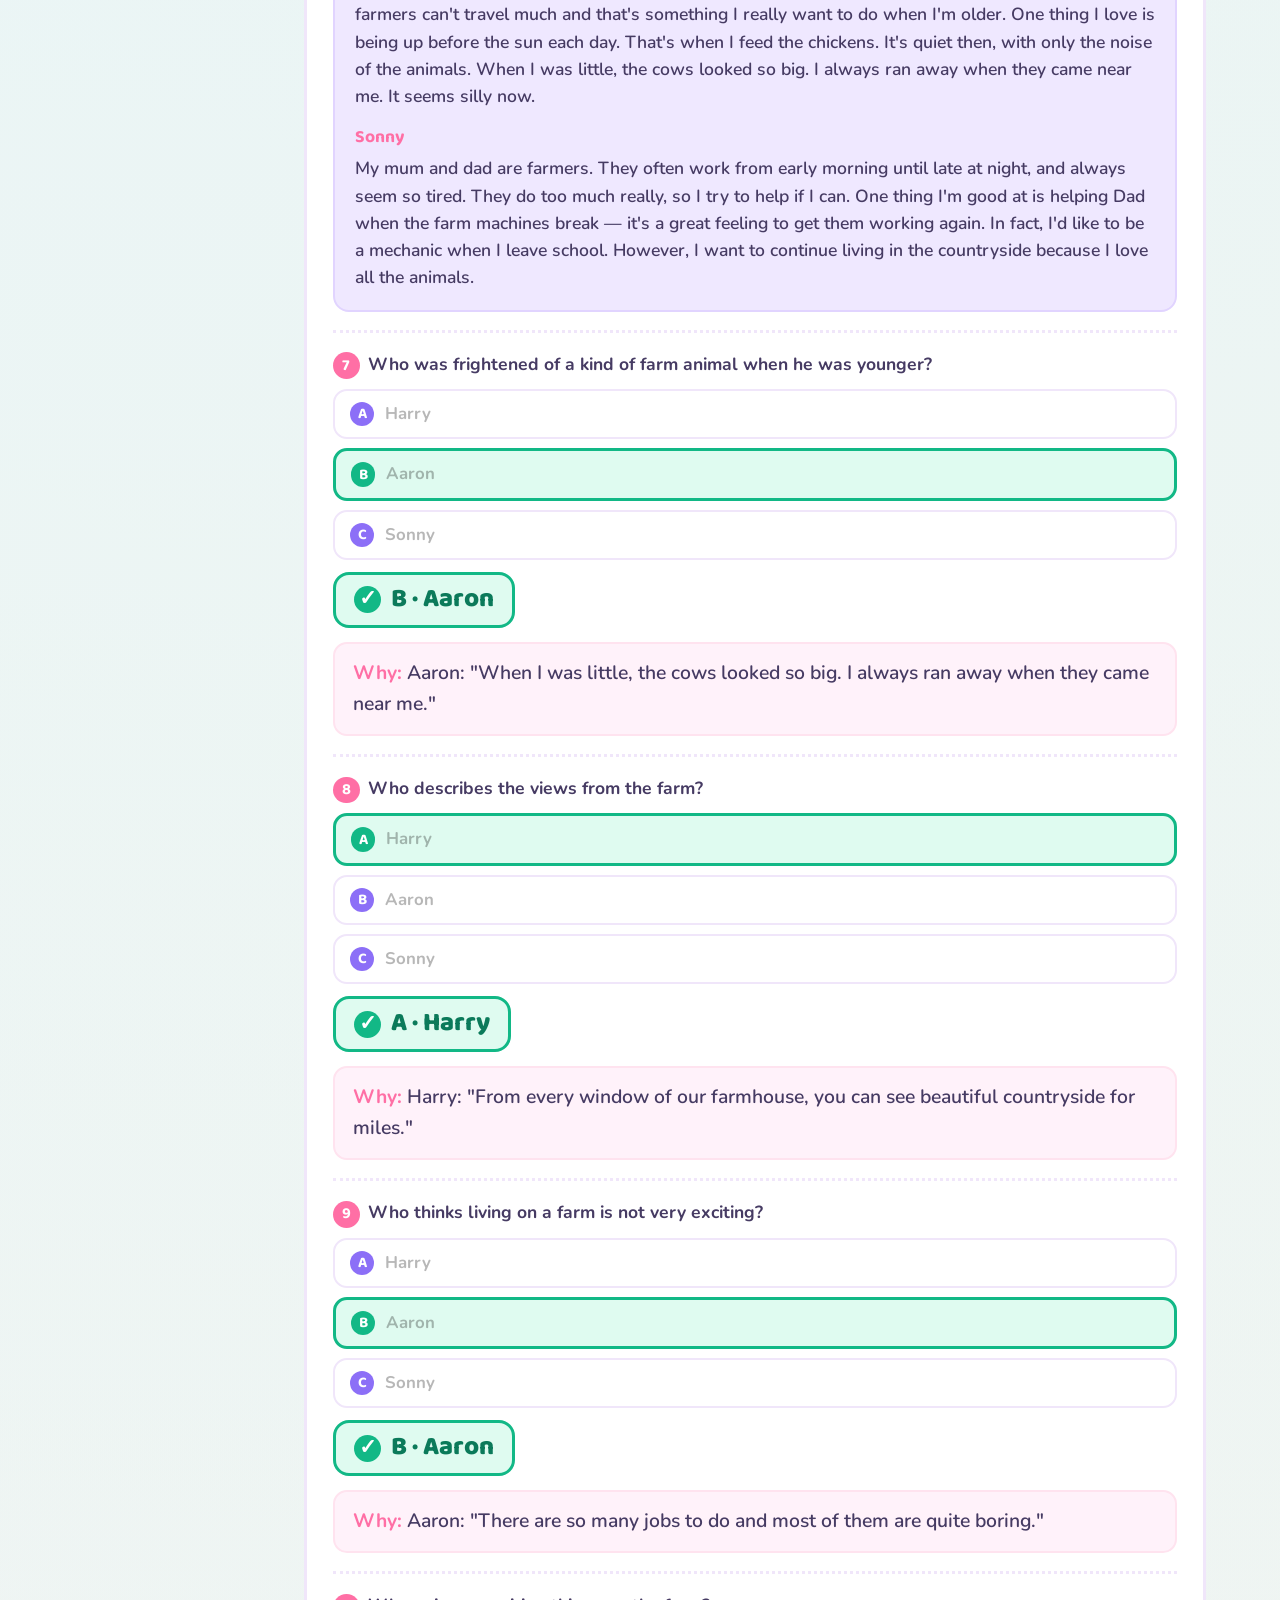
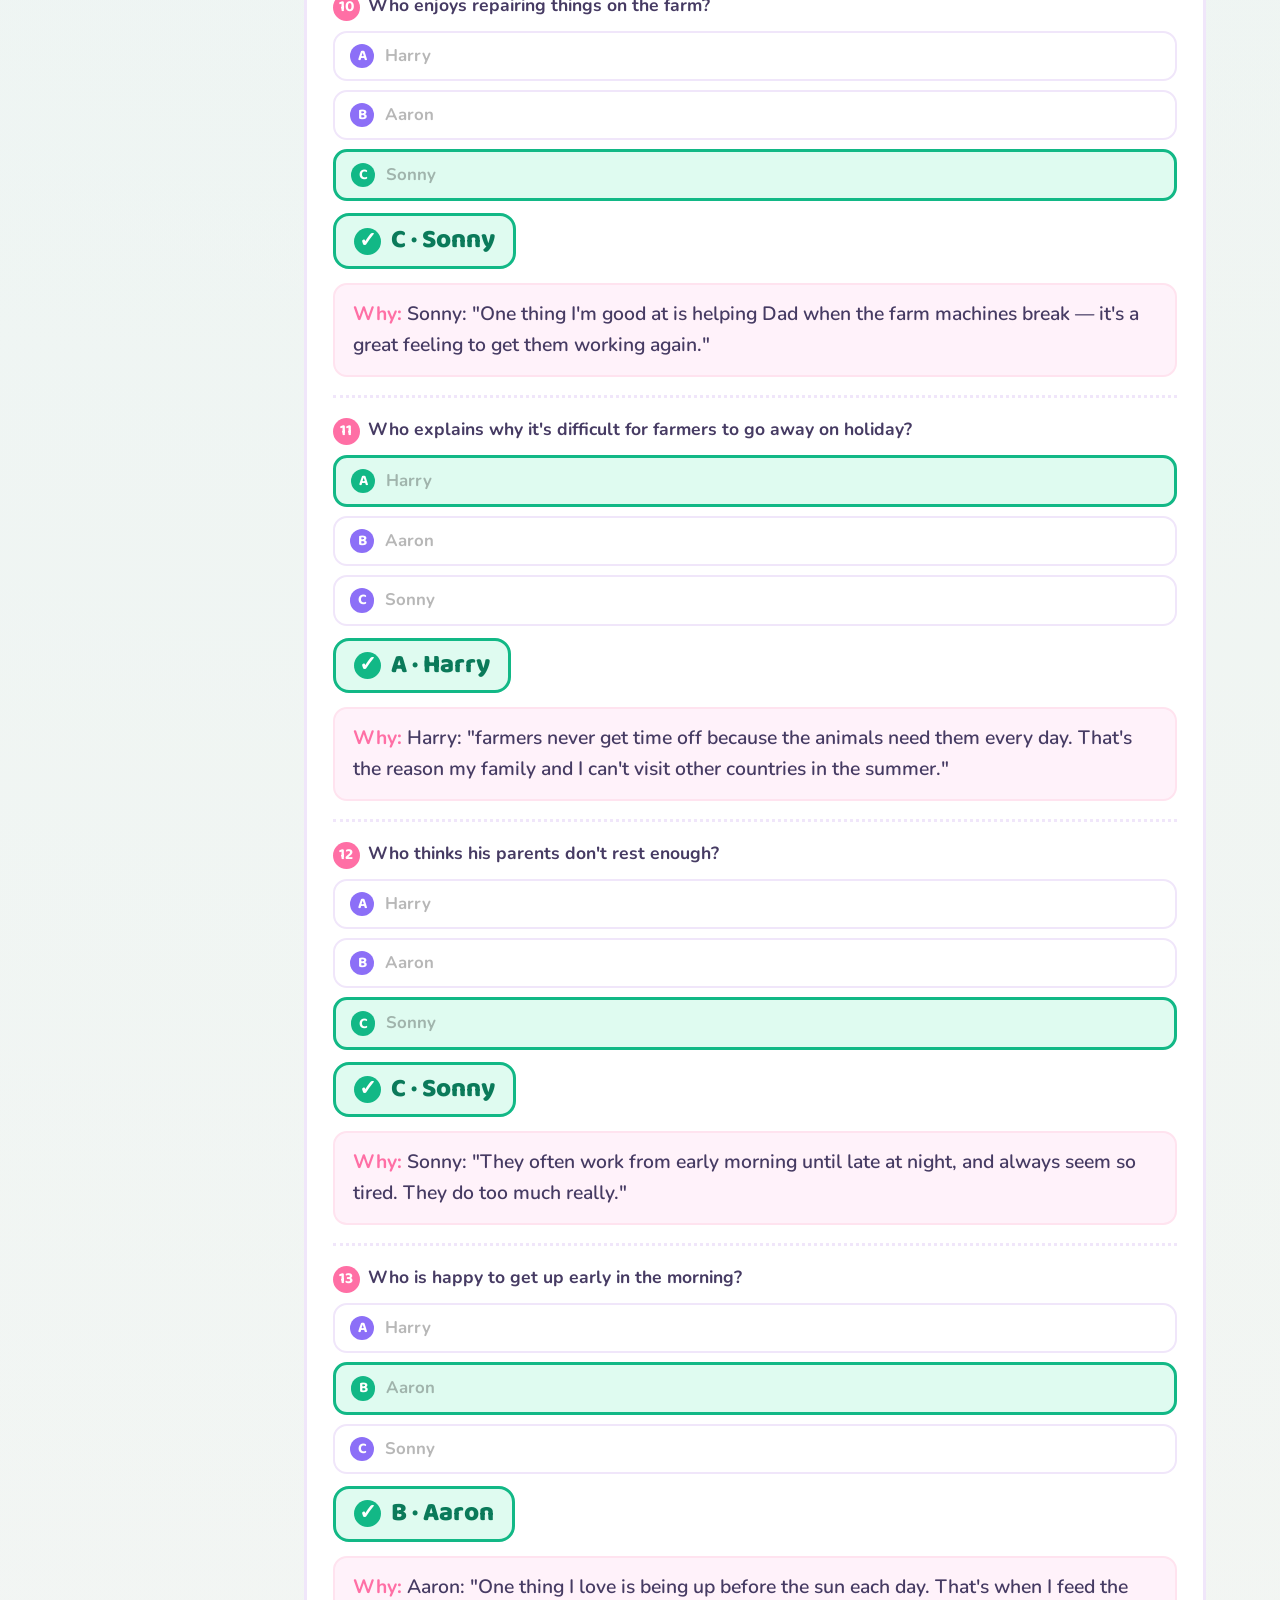
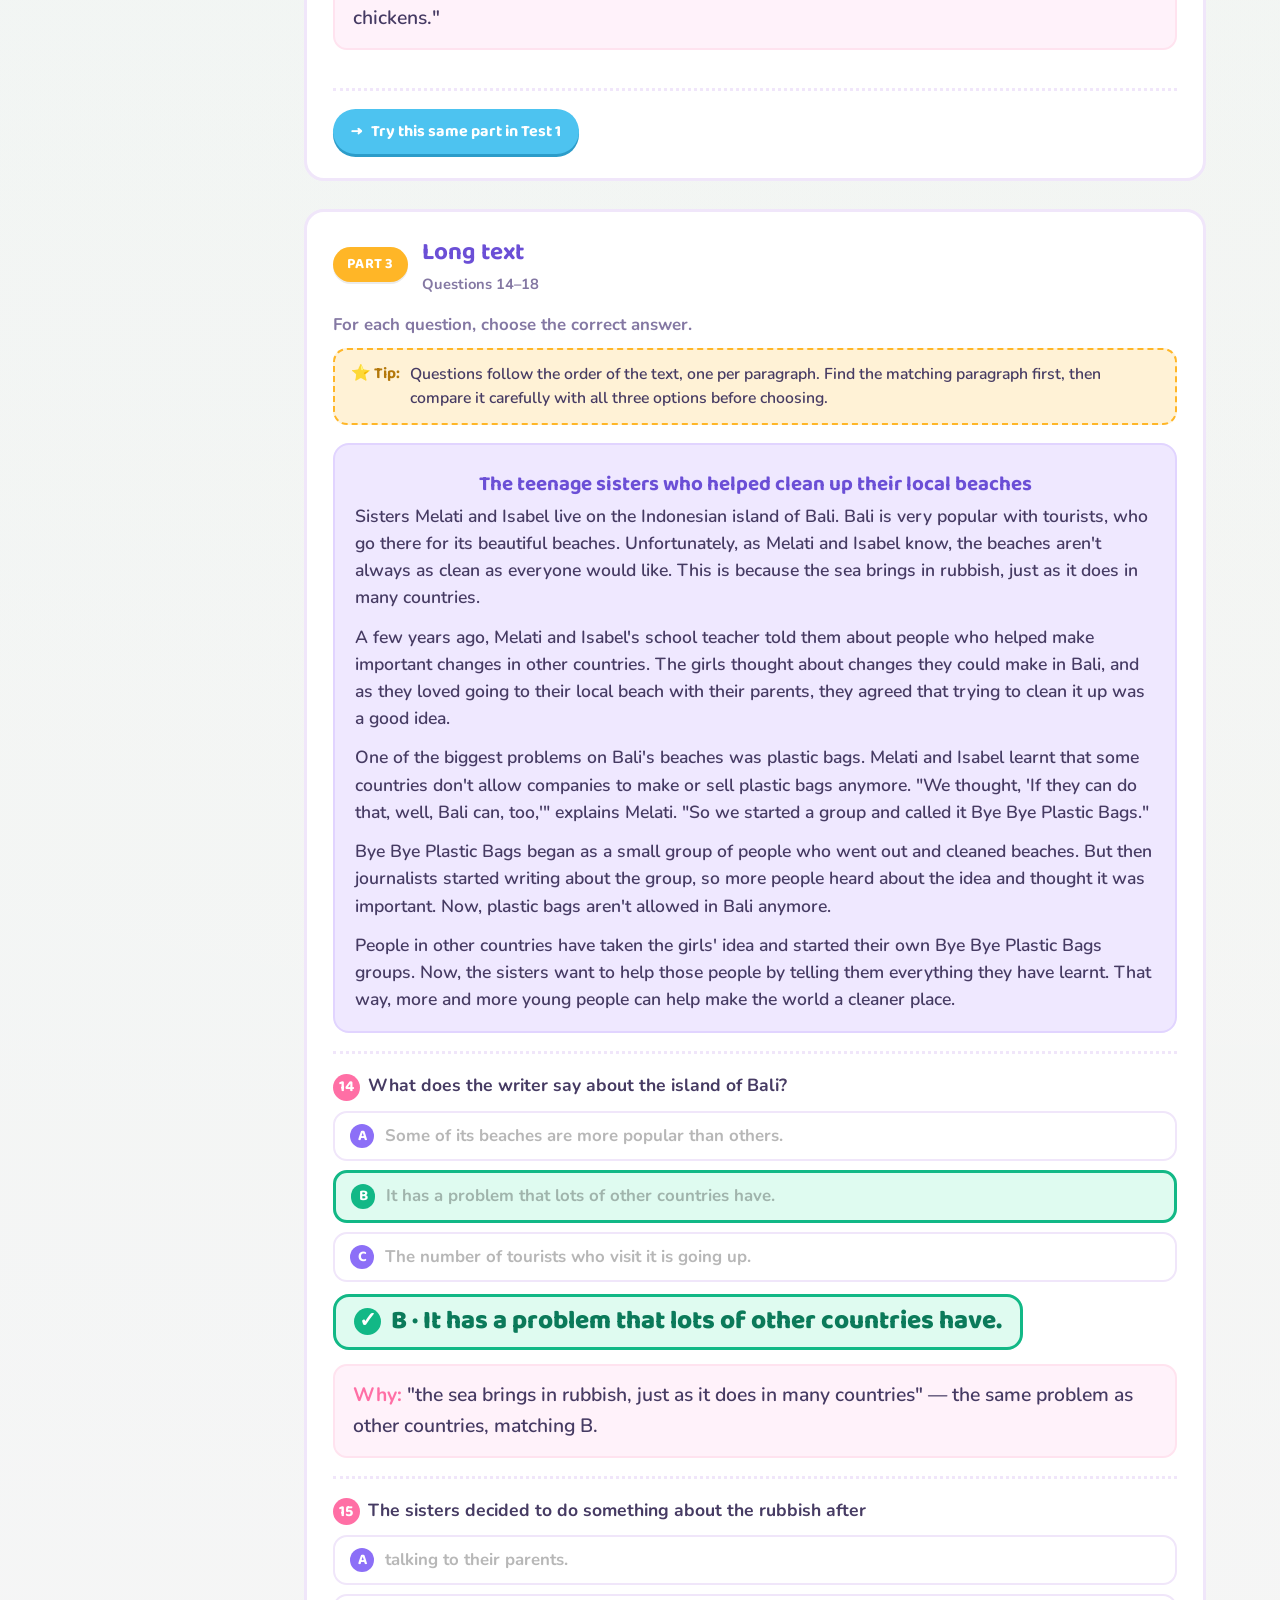
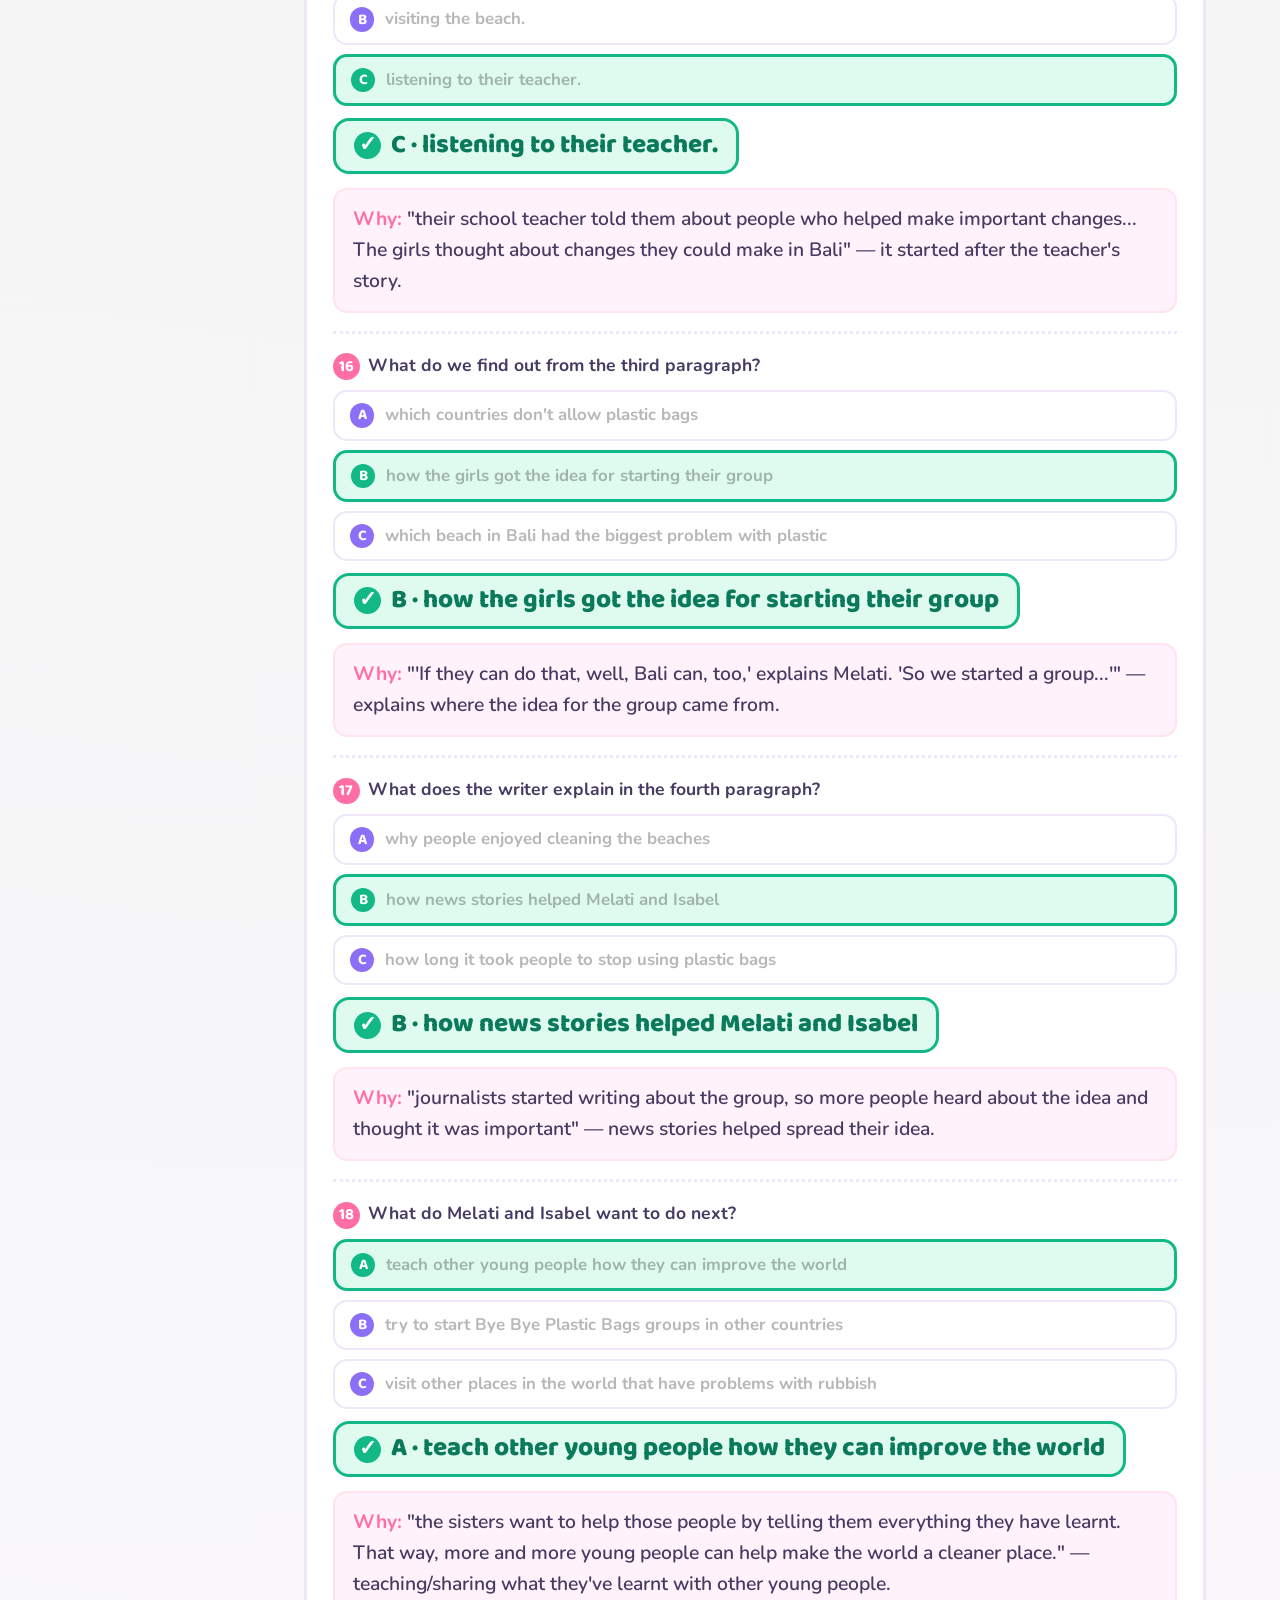
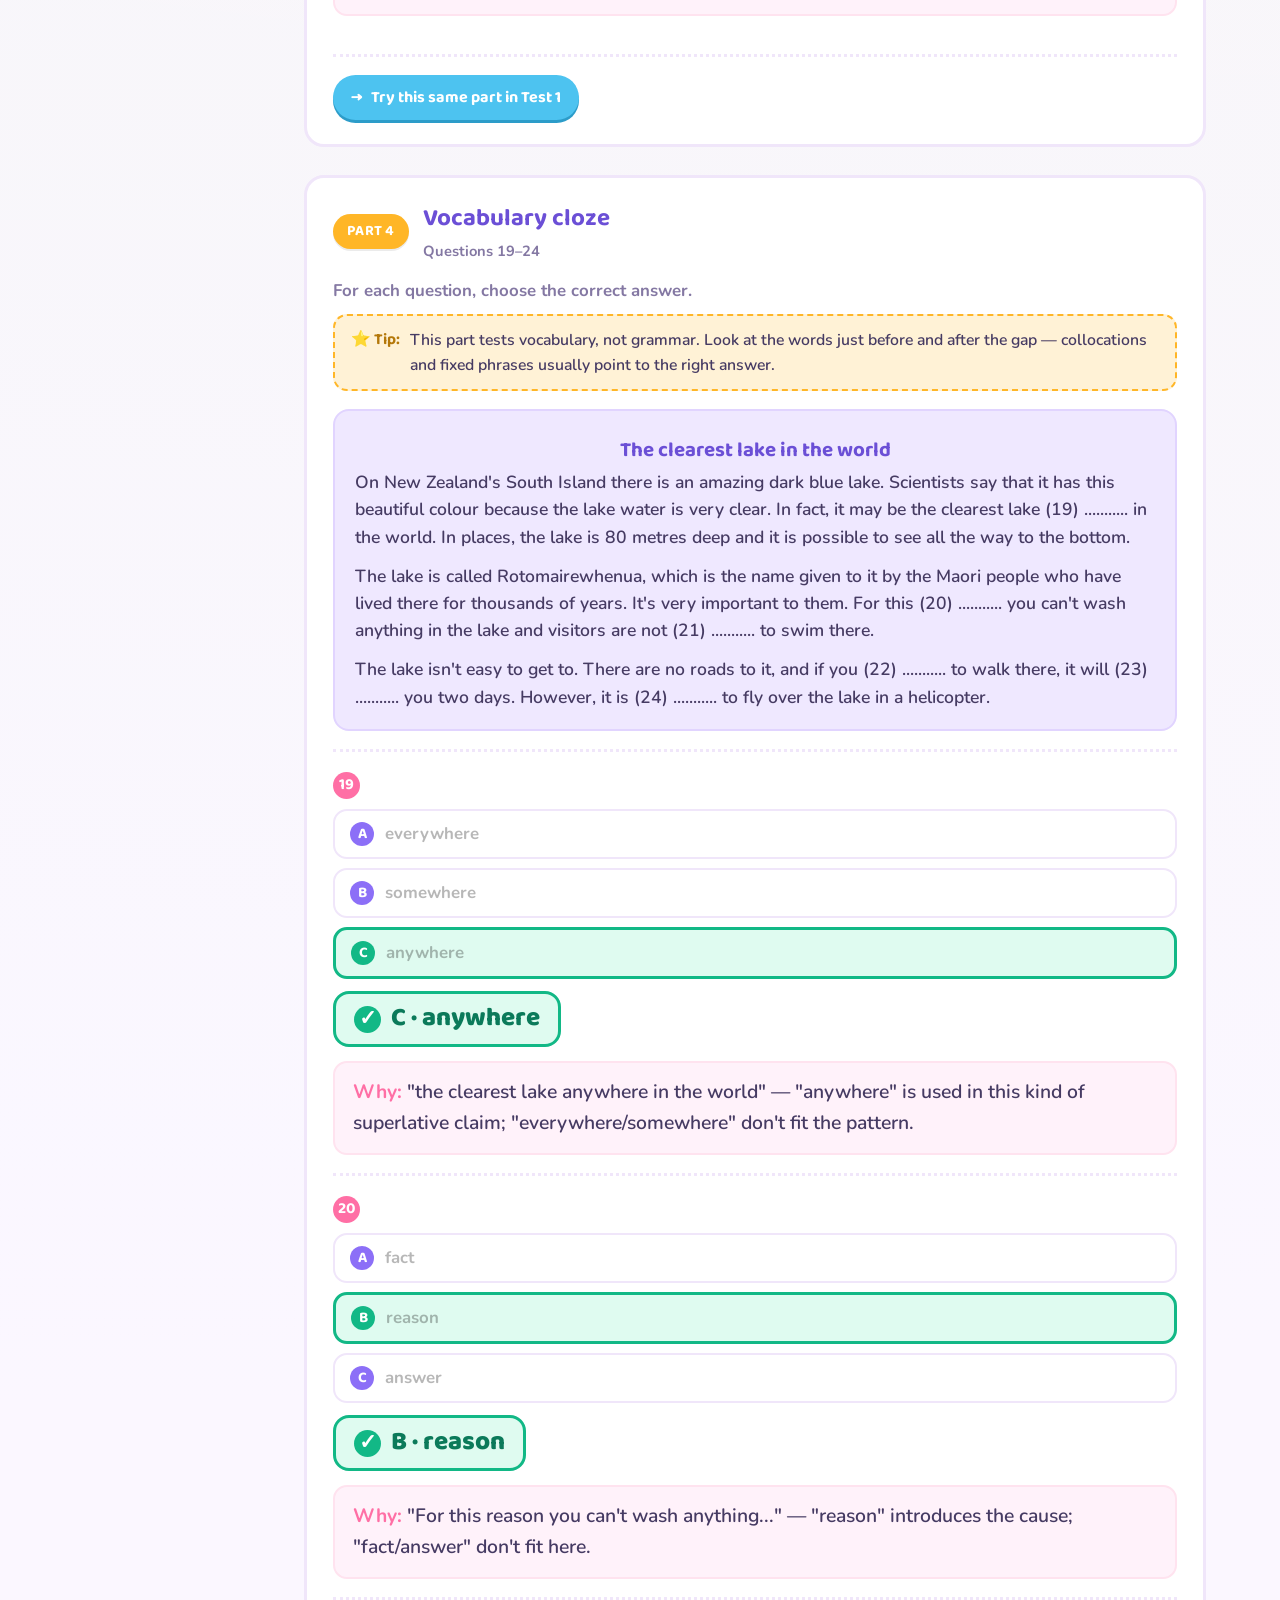
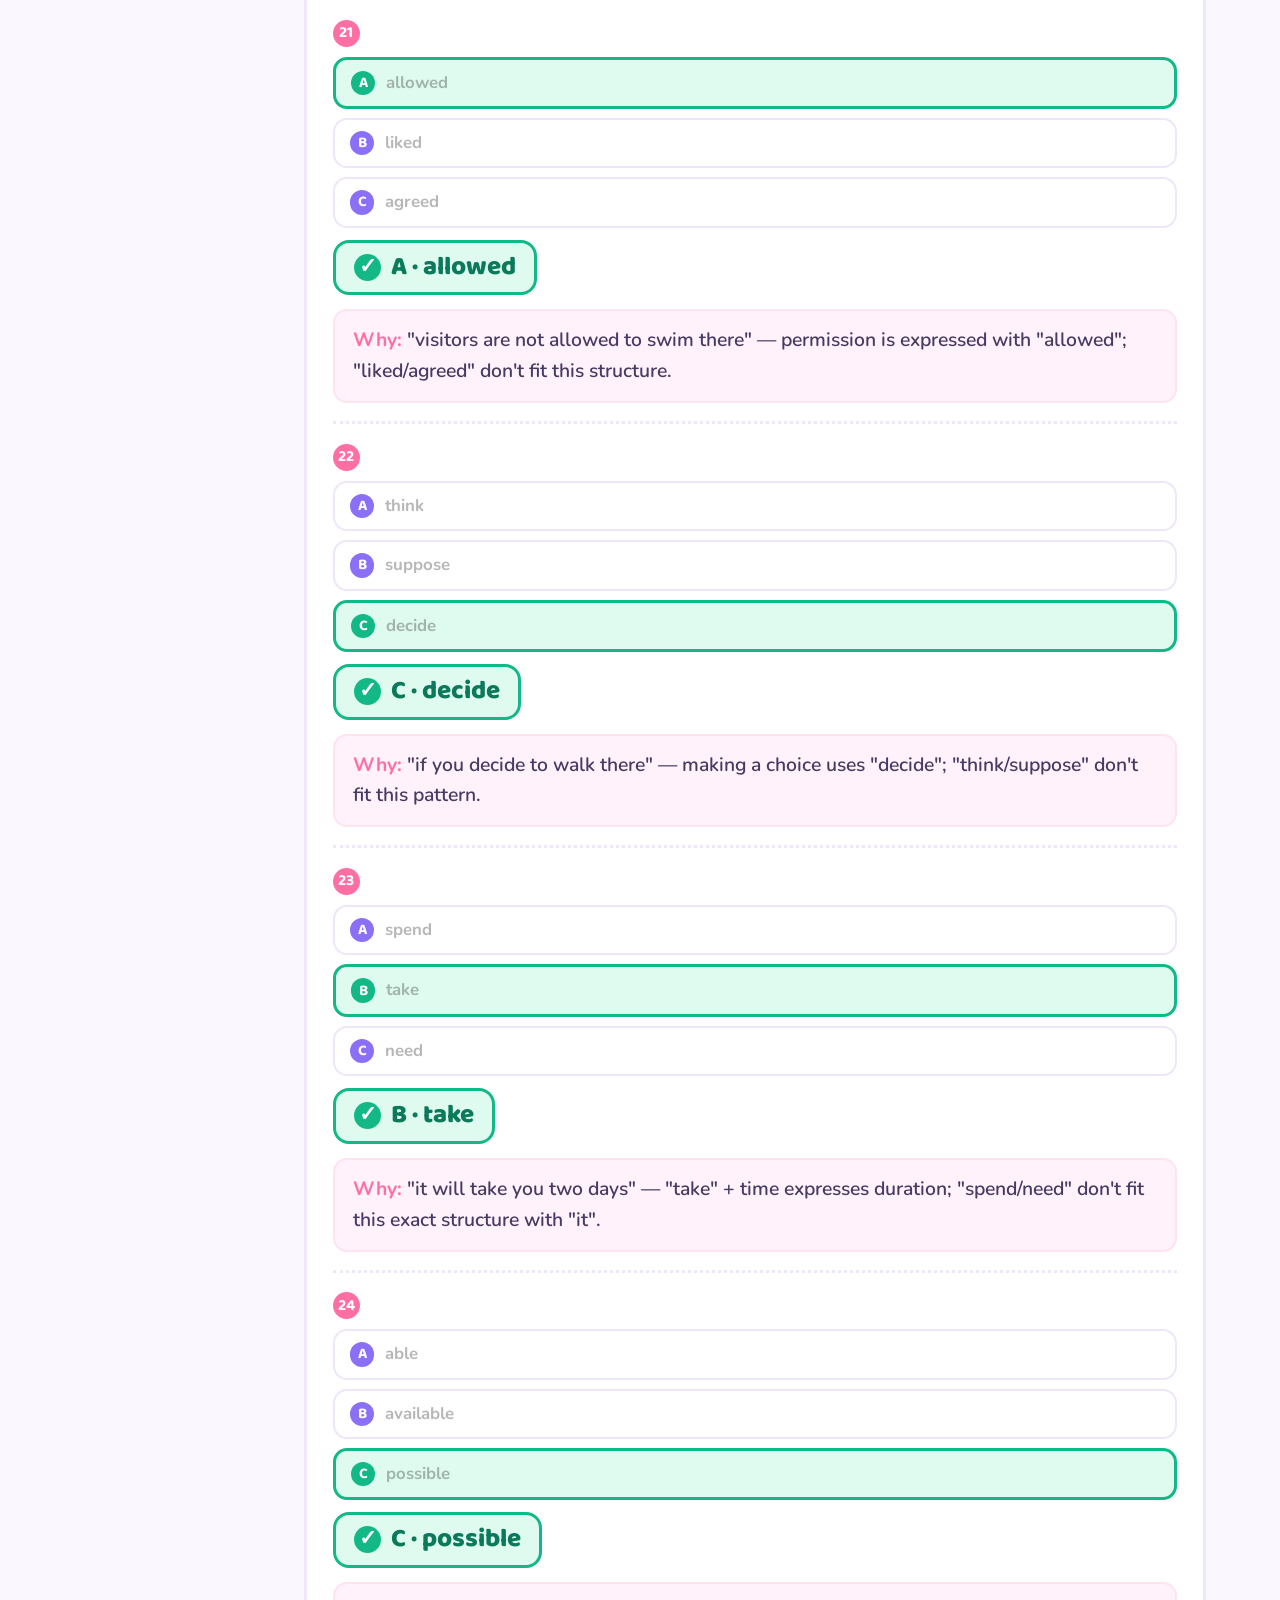
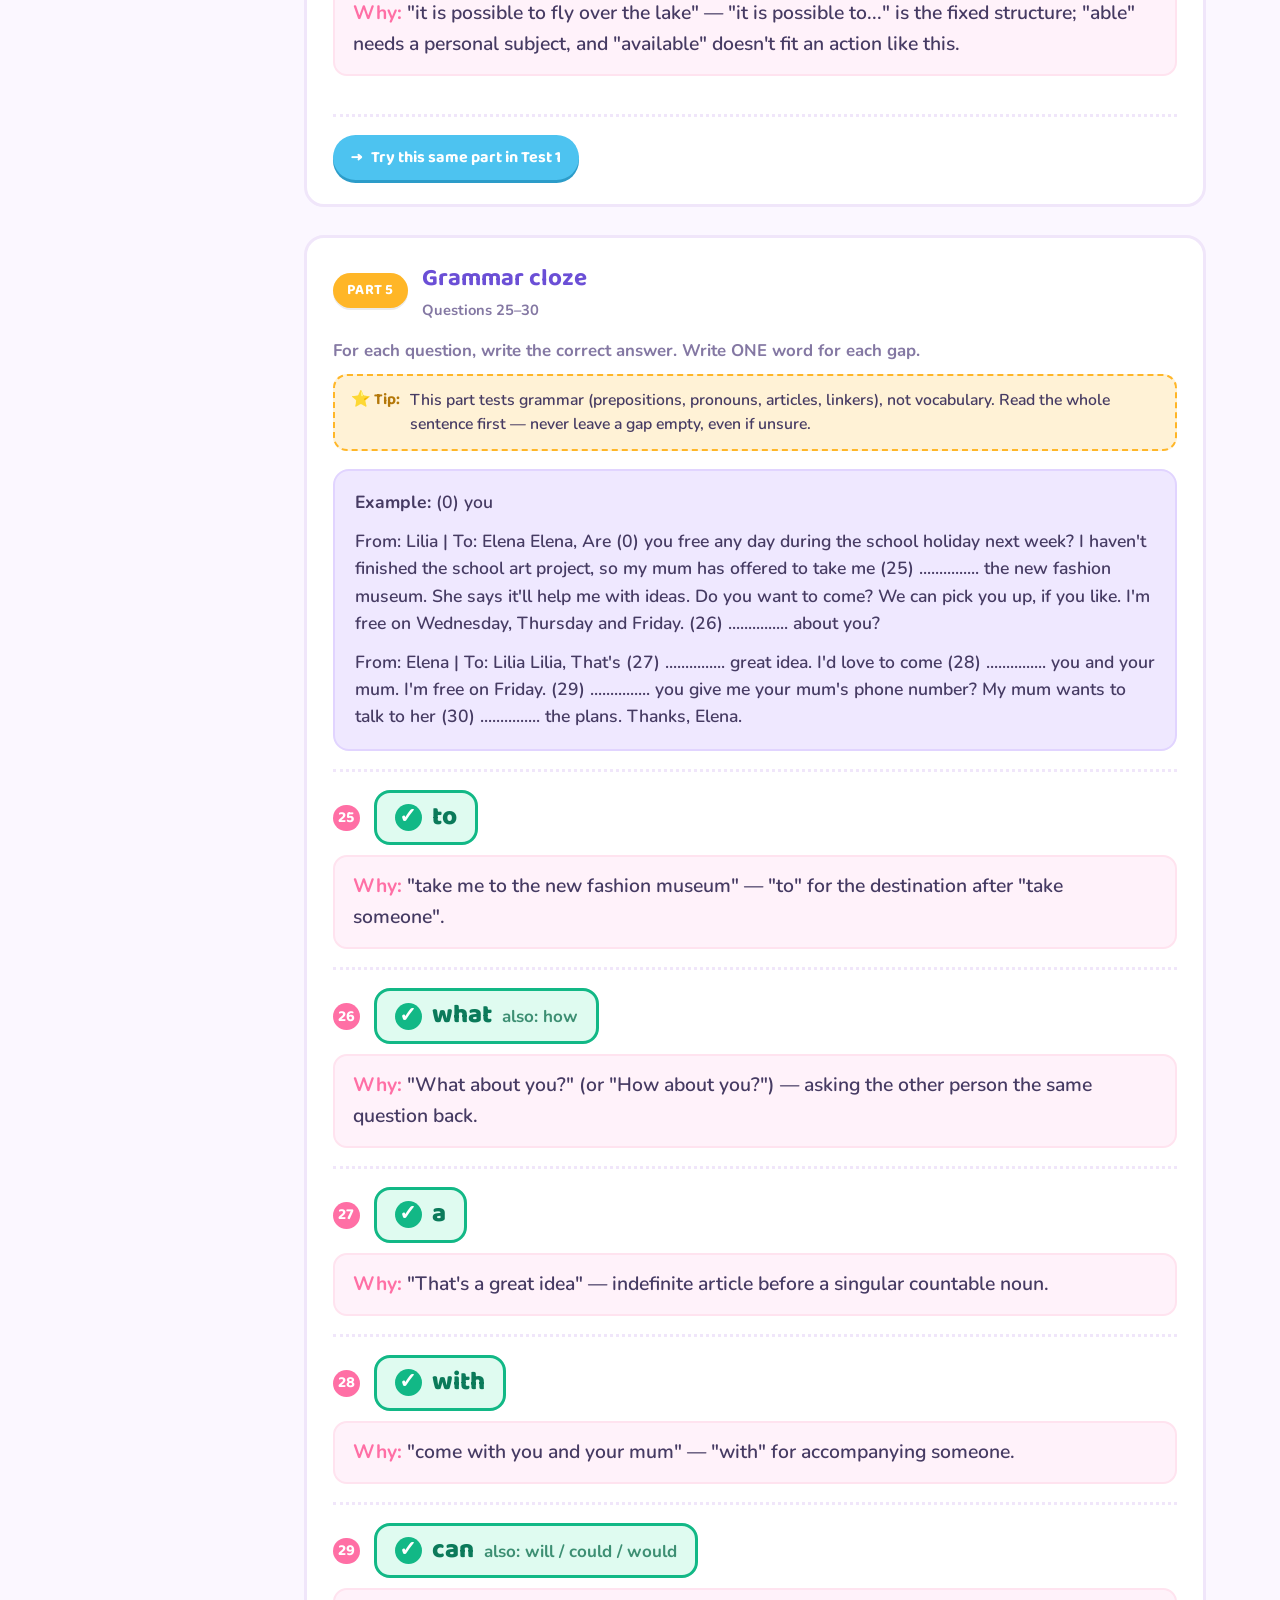
<file: PAGINAS/test4.html>
<!DOCTYPE html>
<html lang="en">
<head>
<meta charset="UTF-8">
<meta name="viewport" content="width=device-width, initial-scale=1.0">
<title>KET Trainer — Test 4</title>
<link rel="stylesheet" href="../ESTILOS/style.css">
</head>
<body>

<div class="topbar">
  <div class="topbar-inner">
    <div class="brand">
      <div class="site-name">🗝️ KET Adventure</div>
      <div class="test-line"><span id="test-title">Test 4</span></div>
      <small id="test-subtitle">Key English Test</small>
    </div>
    <a class="switch-test" id="switch-link" href="test1.html">← Back to Test 1</a>
  </div>
</div>

<div class="shell">
  <nav class="rail">
    <div class="rail-group">
      <div class="rail-label">READING & WRITING</div>
      <div id="rail-rw"></div>
    </div>
    <div class="rail-group">
      <div class="rail-label">LISTENING</div>
      <div id="rail-listening"></div>
    </div>
  </nav>

  <main>
    <p class="intro" id="intro-text"></p>
    <div id="parts"></div>
  </main>
</div>

<footer>KET Trainer · Alina Iuga</footer>

<script src="../SCRIPTS/data-test4.js"></script>
<script src="../SCRIPTS/app.js"></script>
<script>renderTest(TEST4);</script>
</body>
</html>
</file>
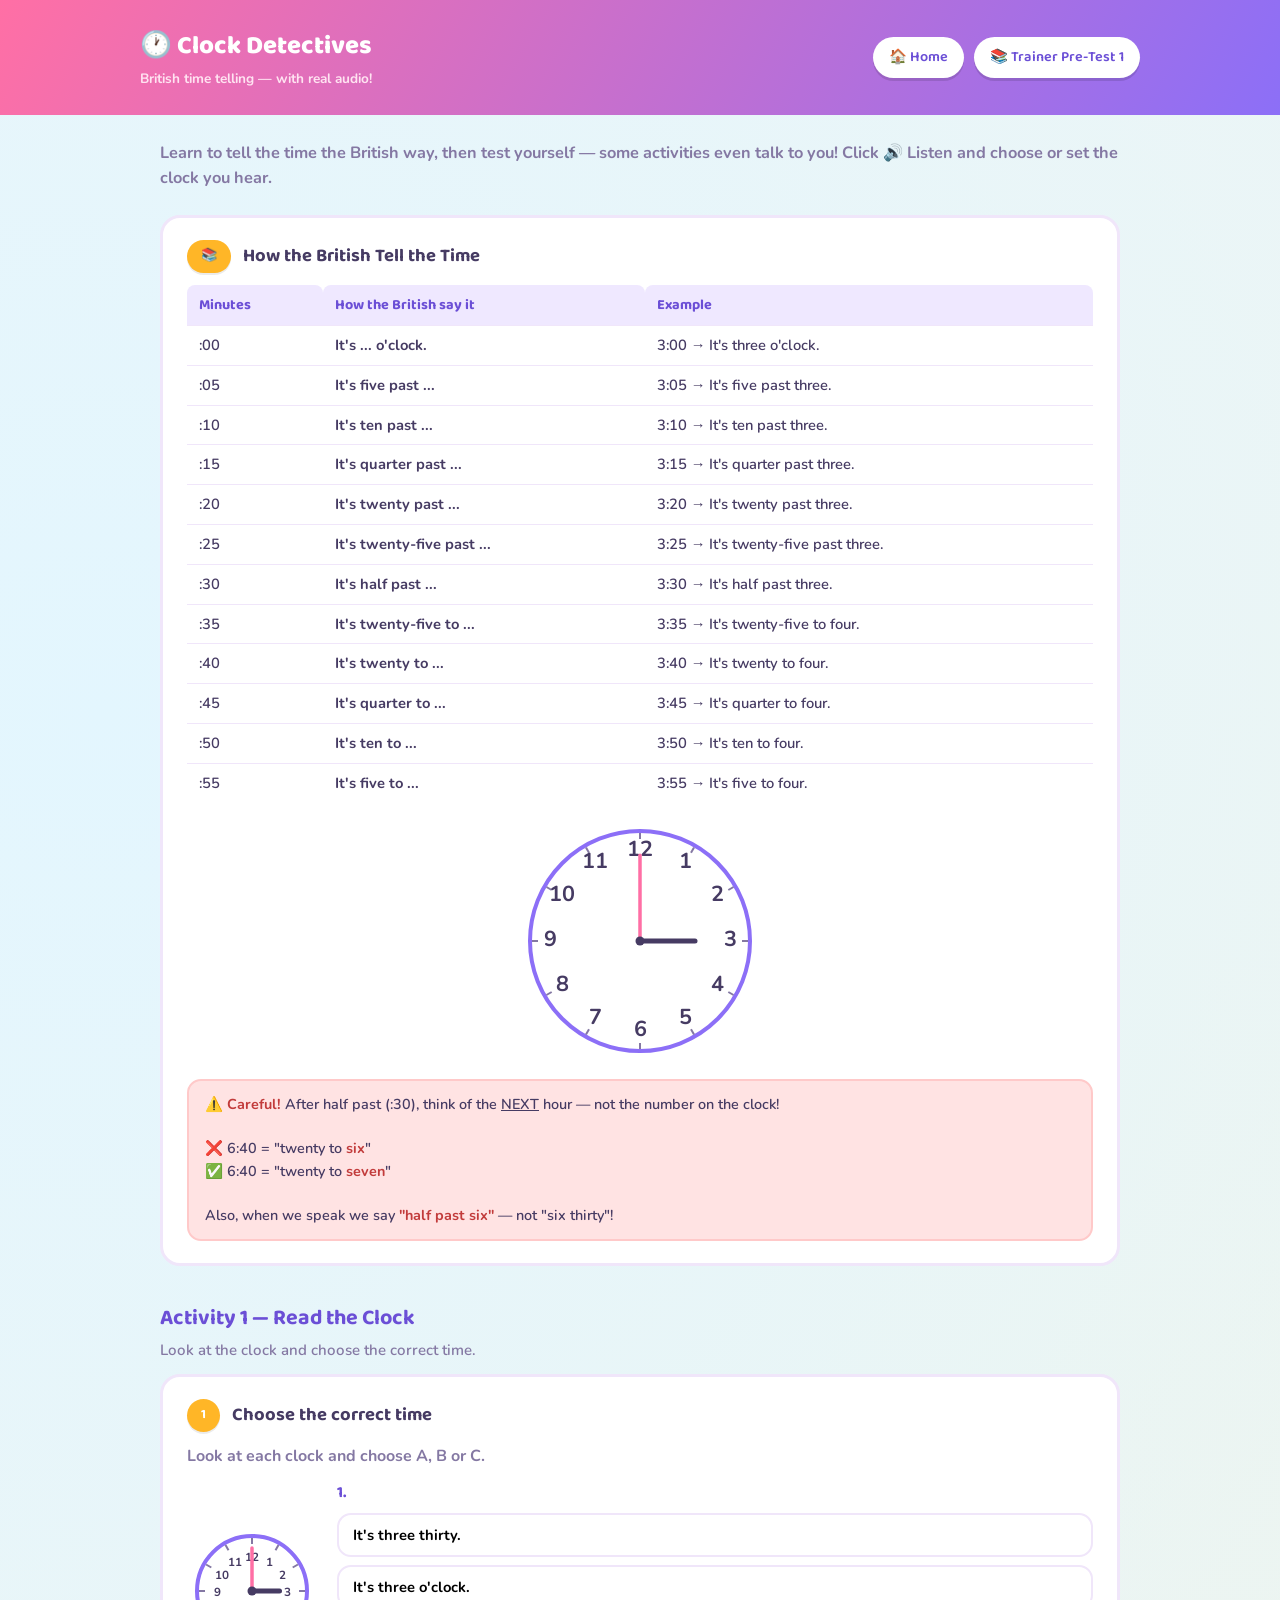
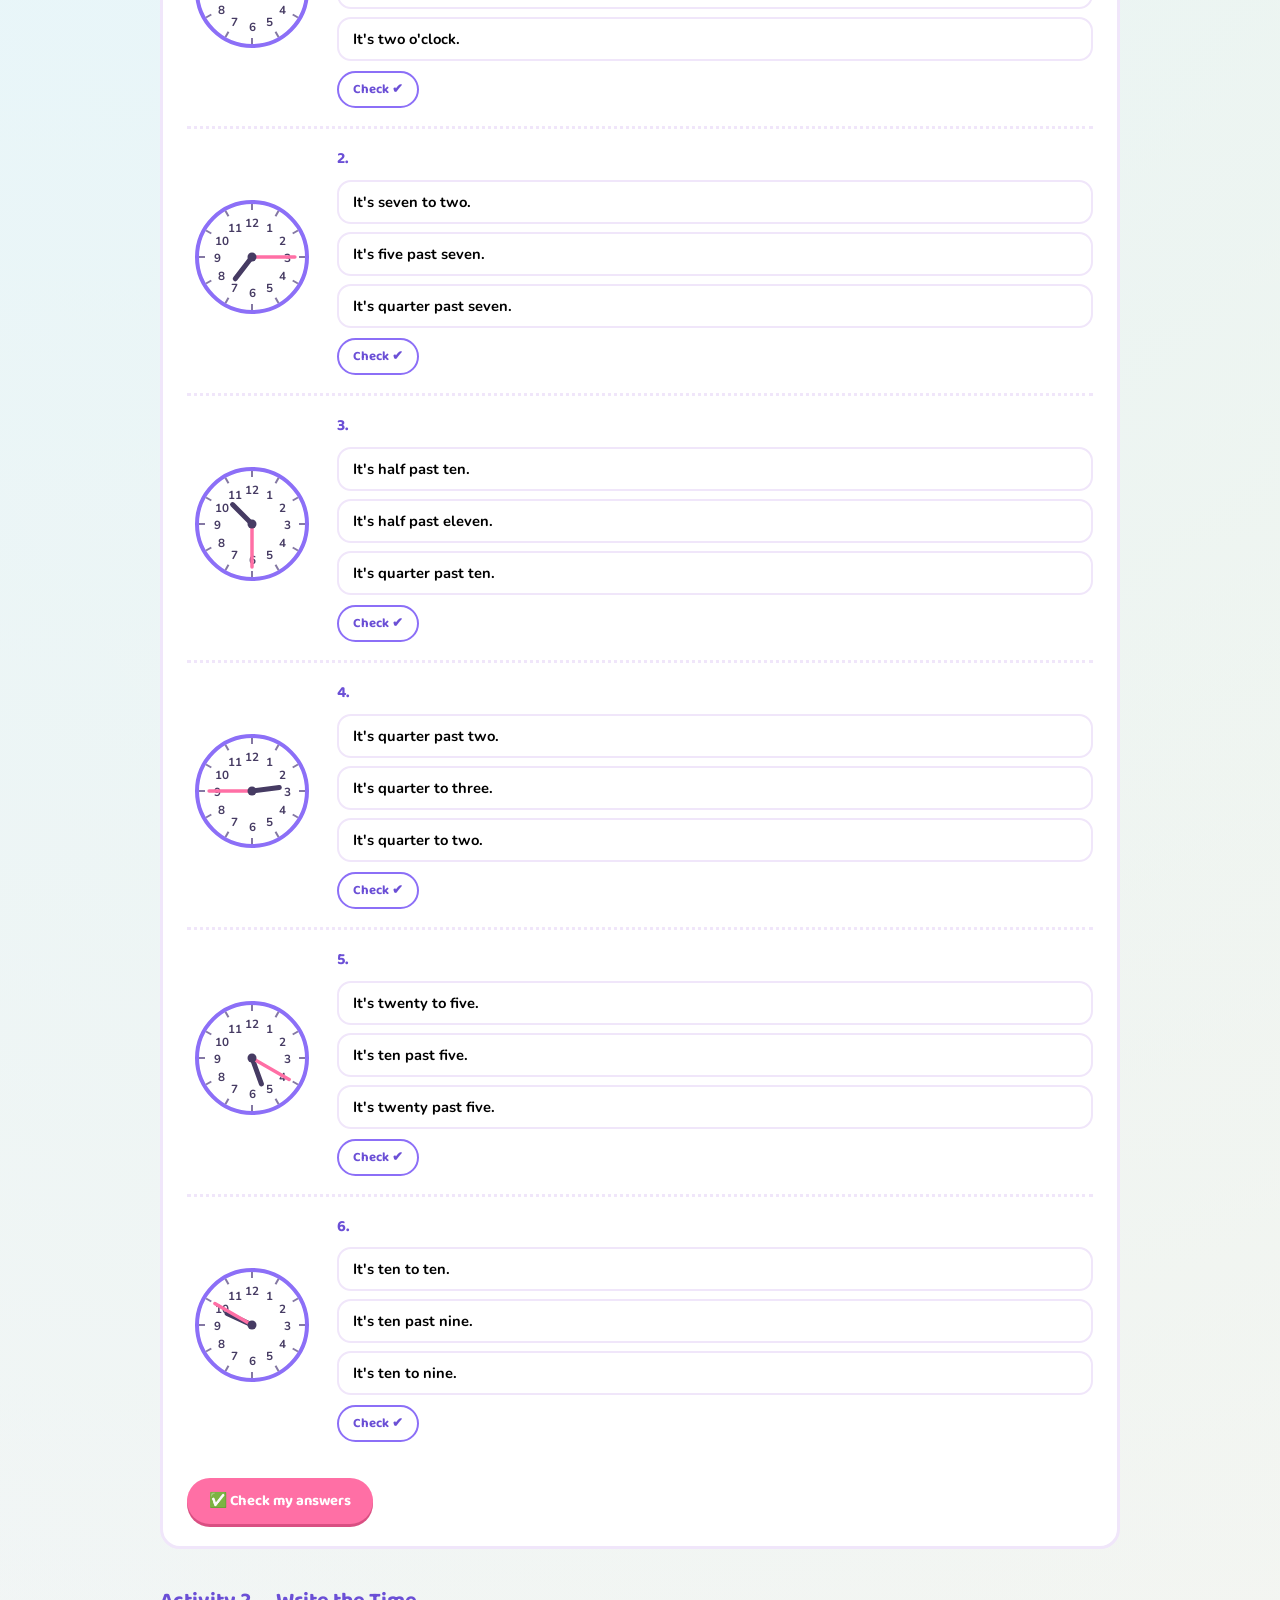
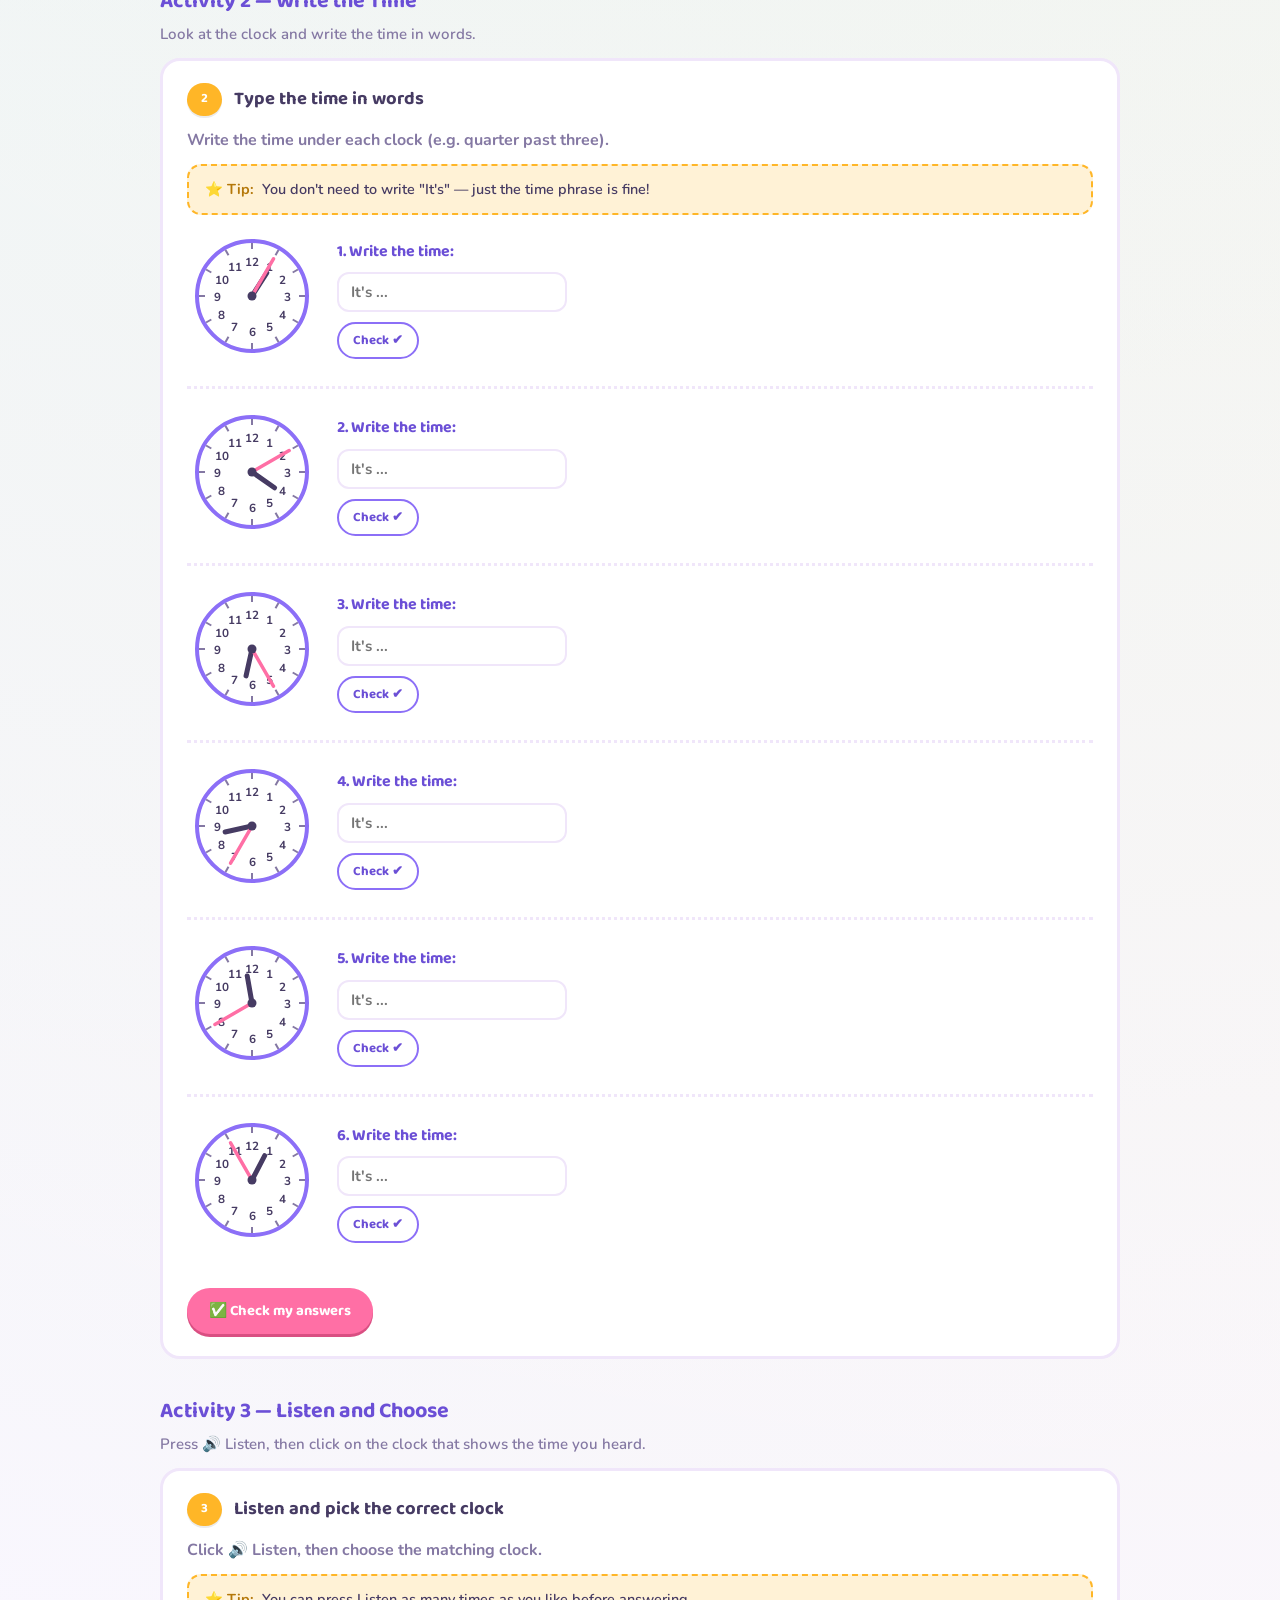
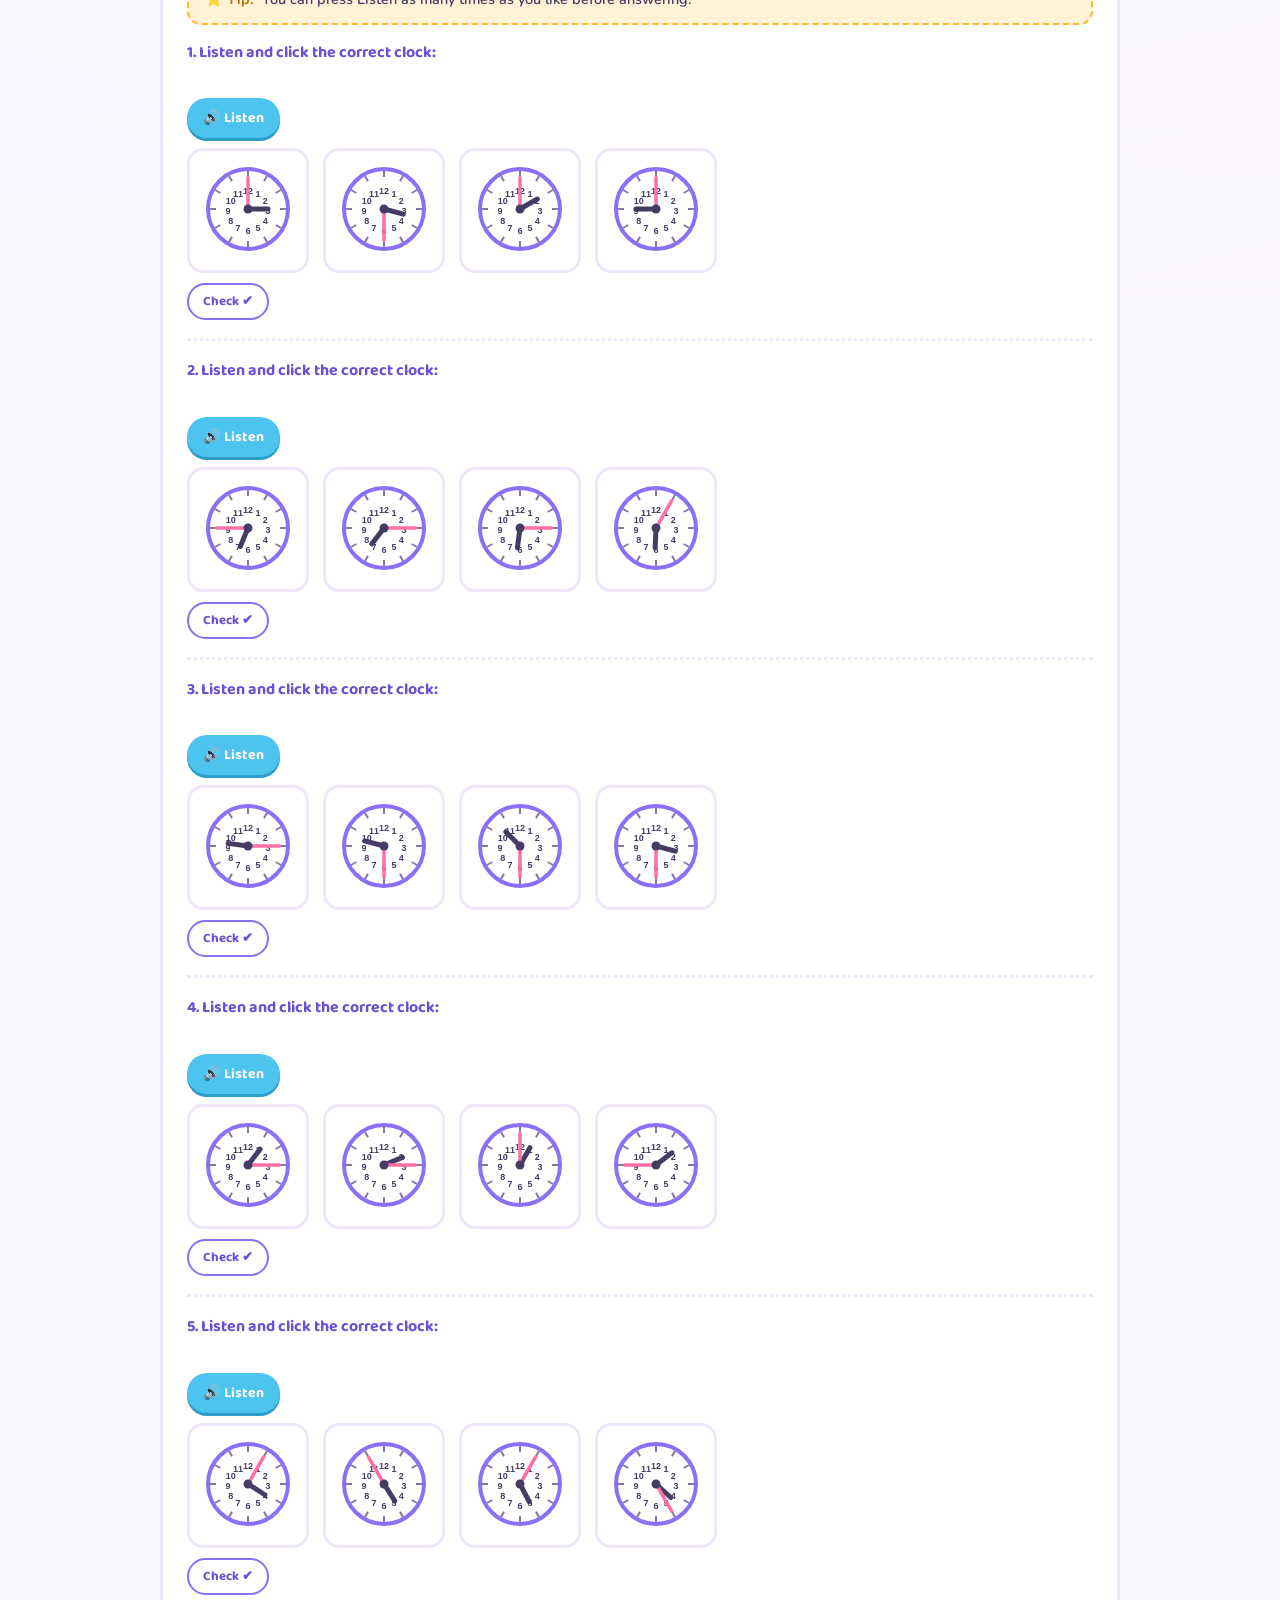
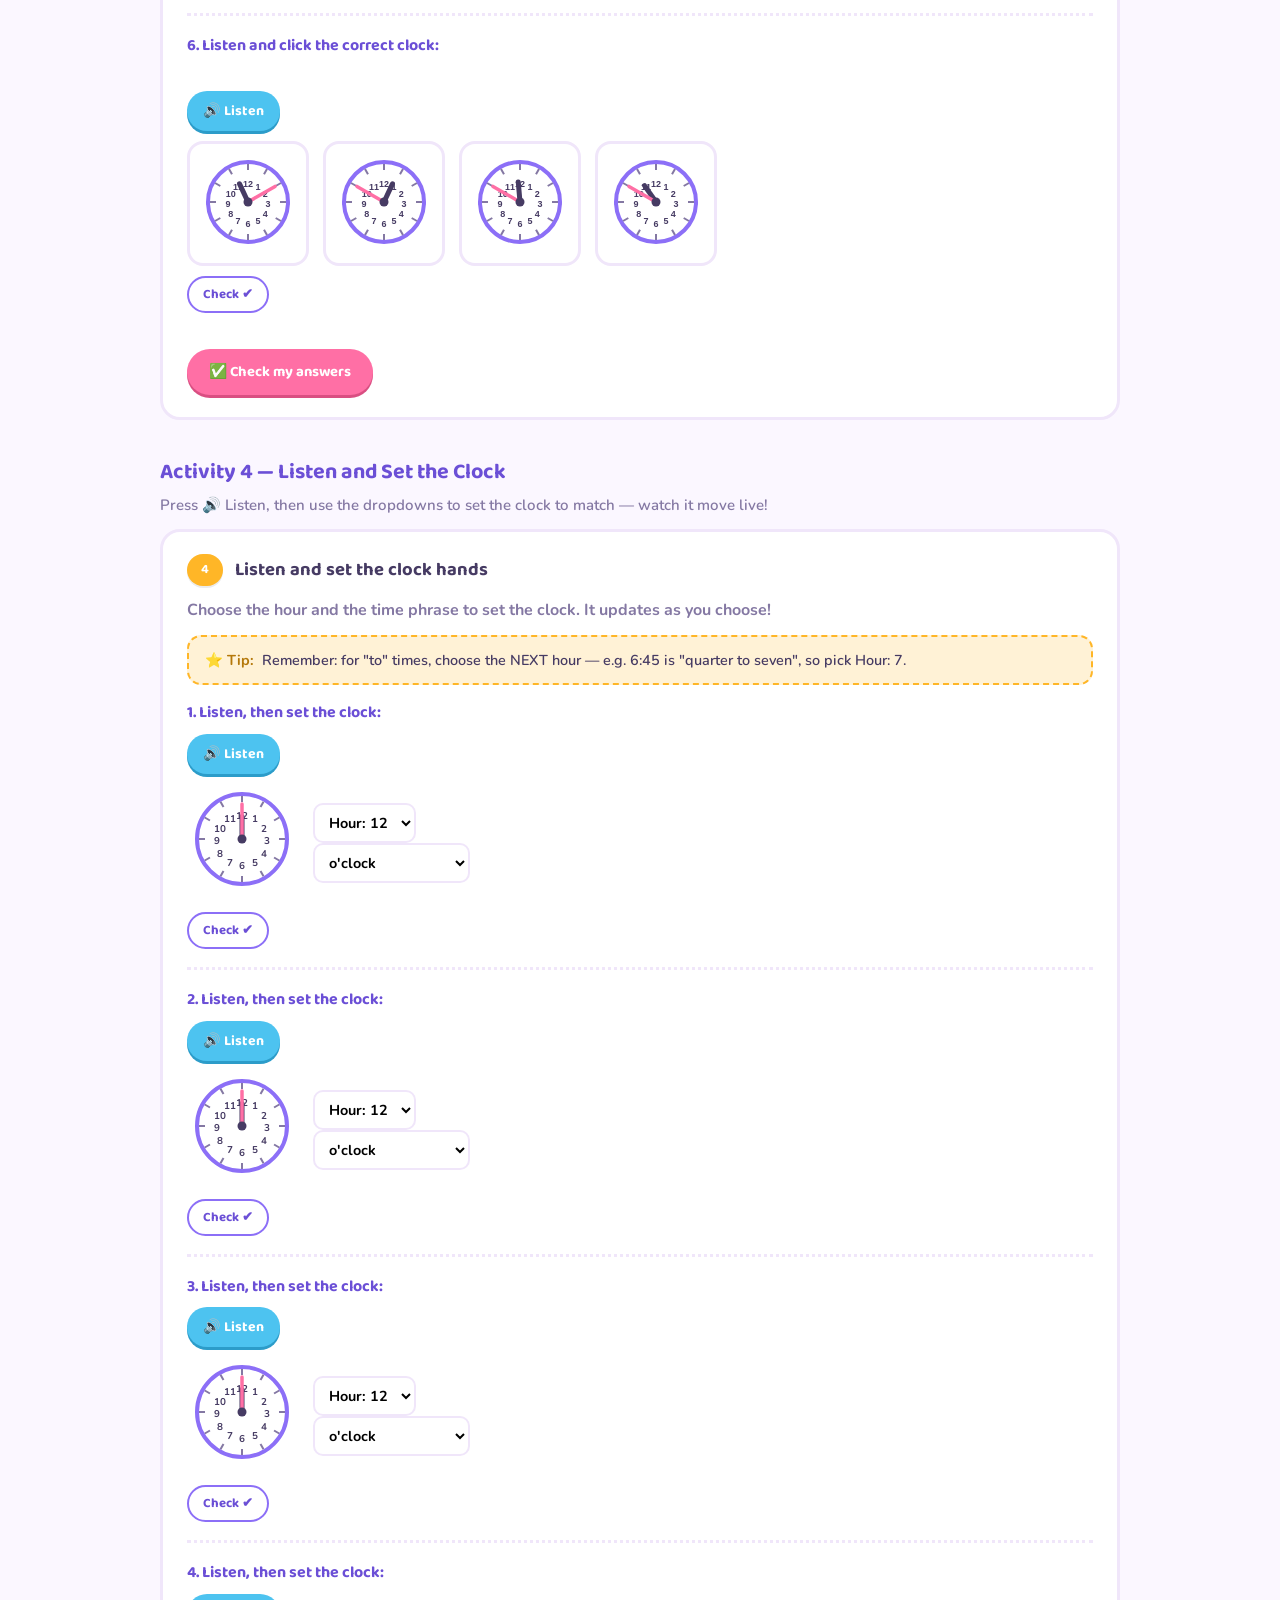
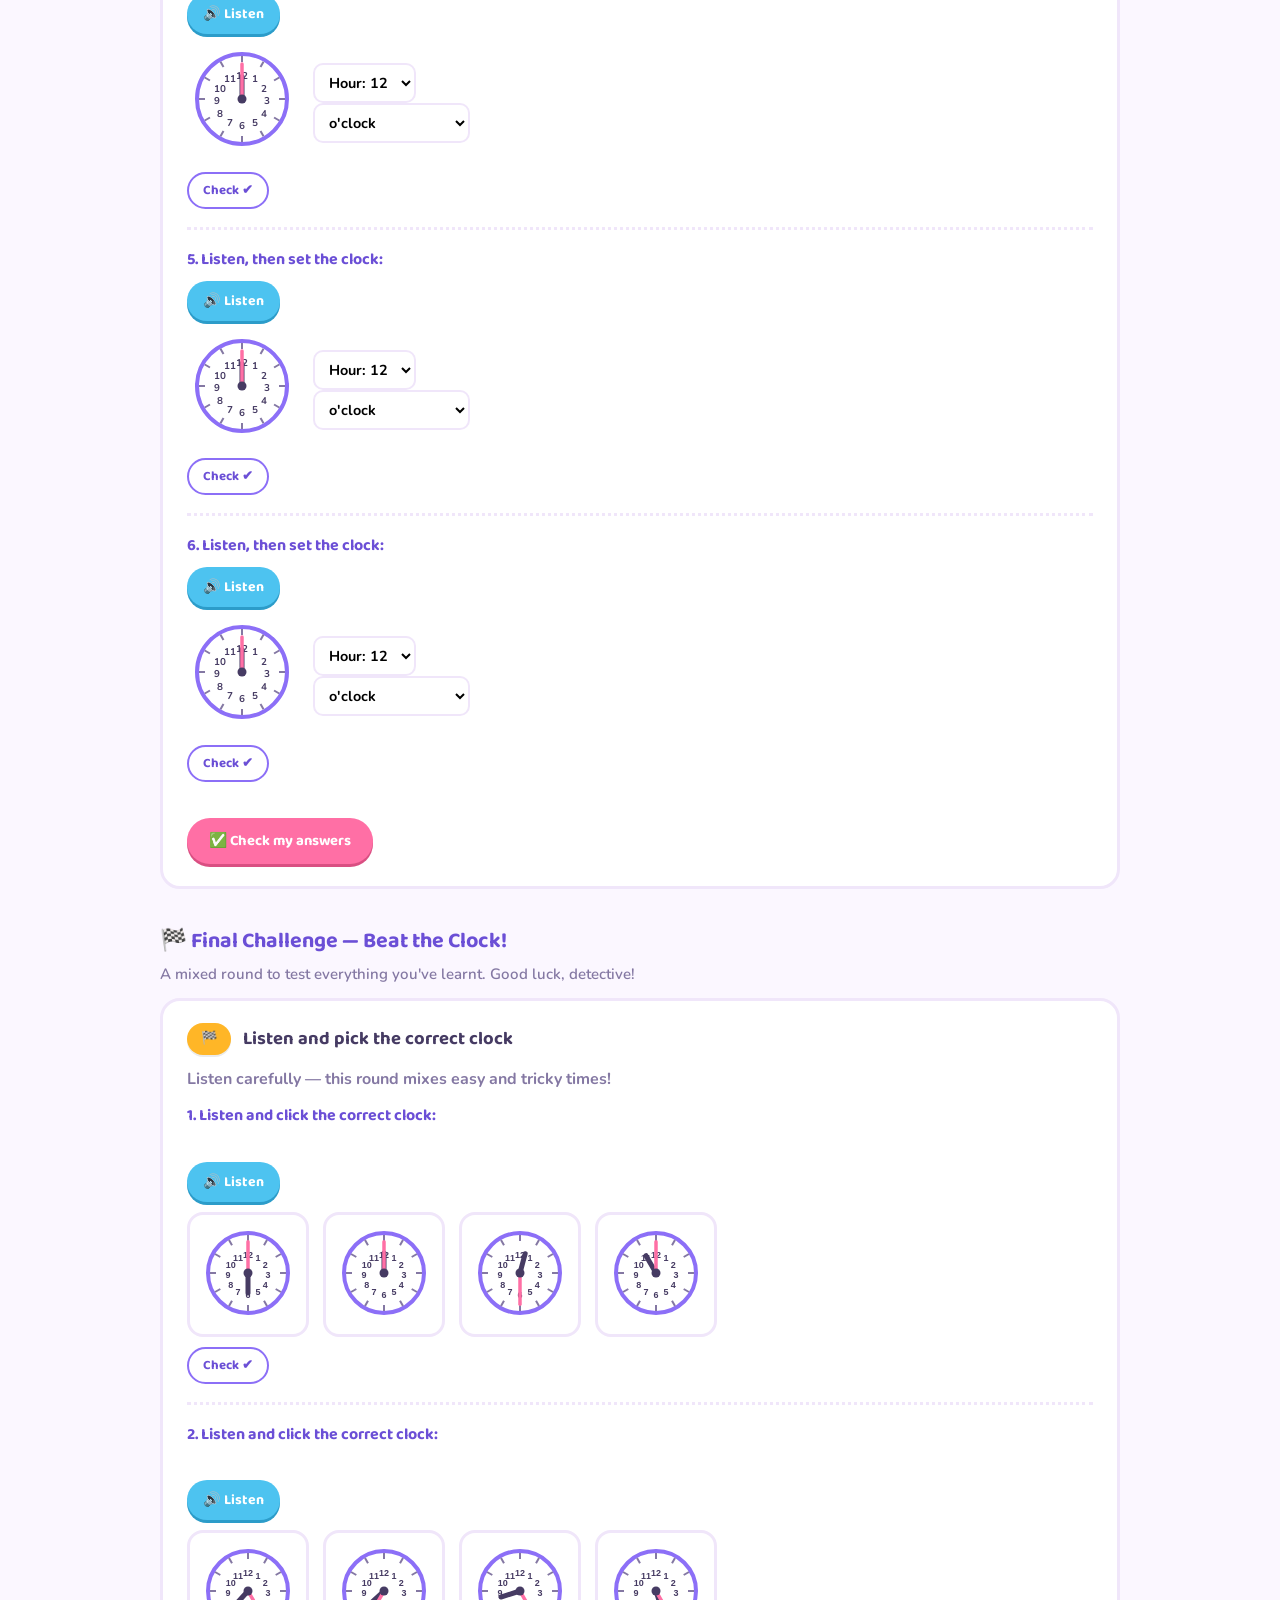
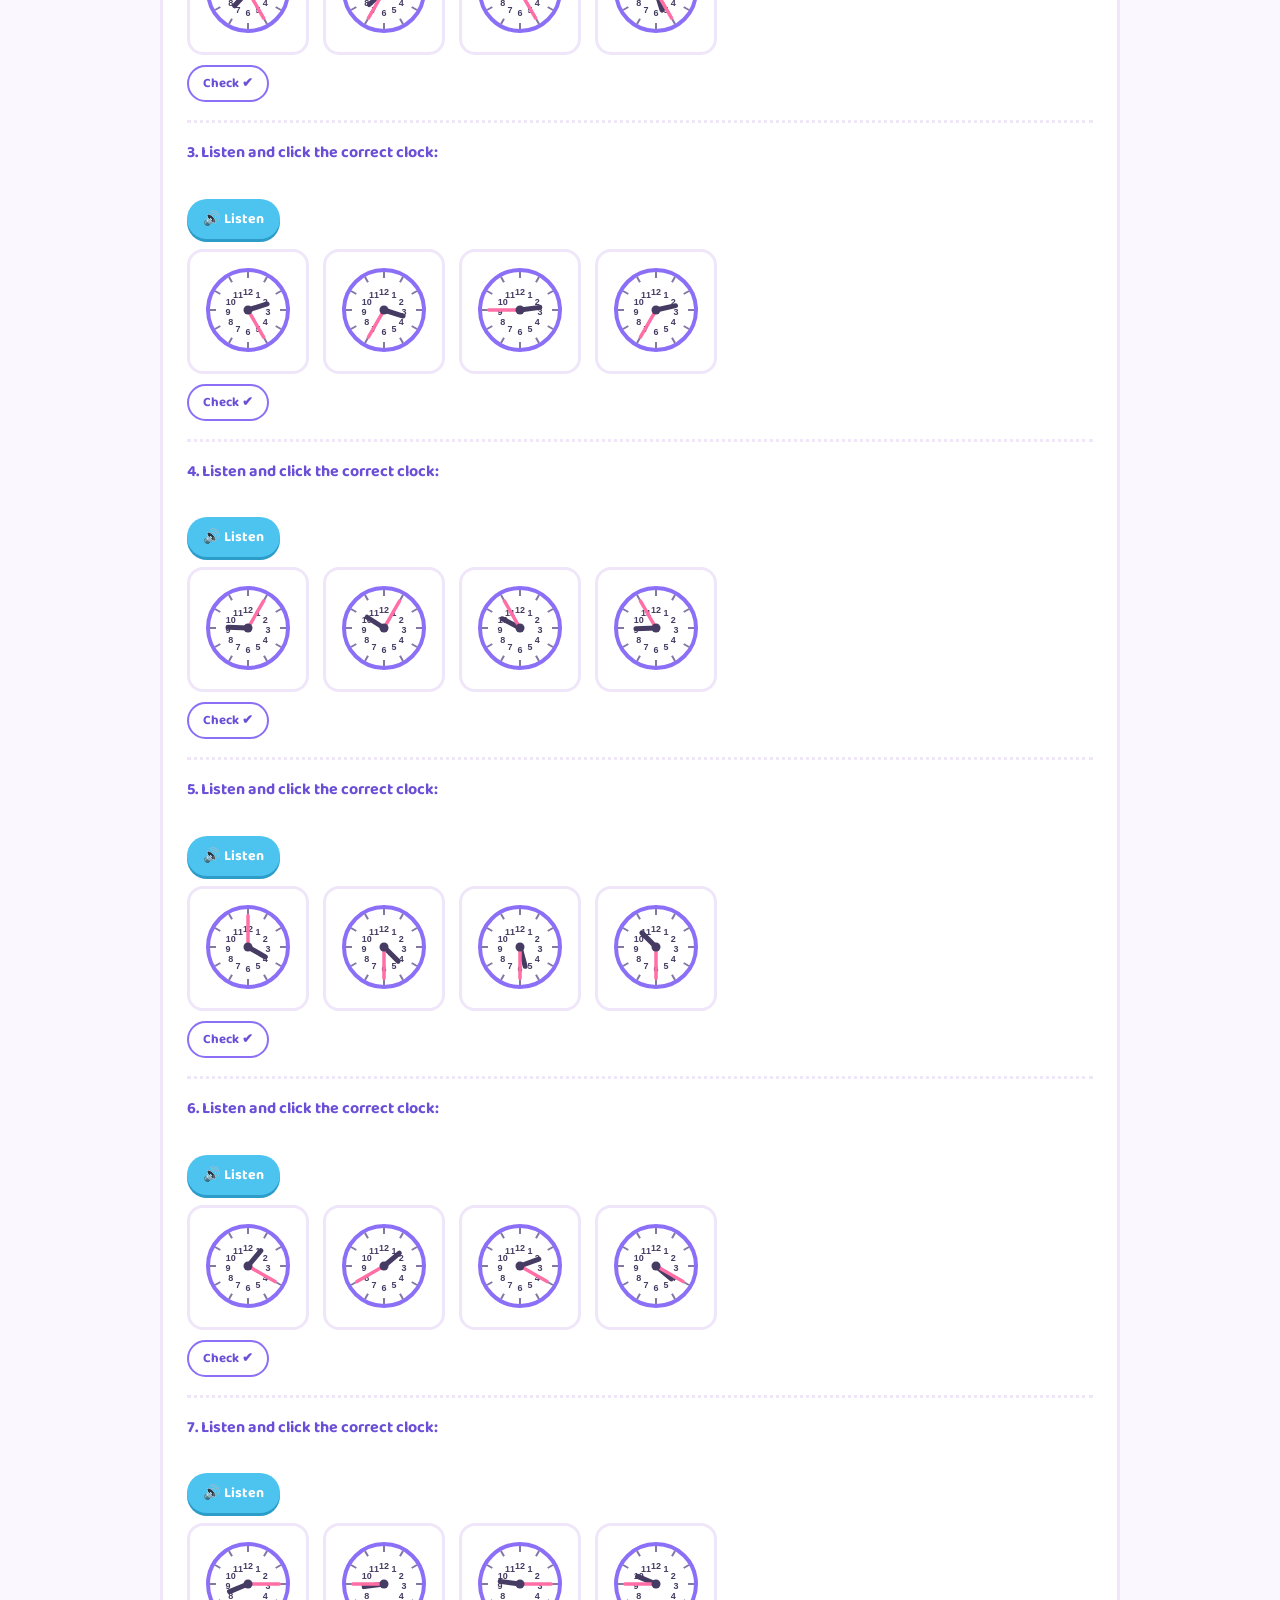
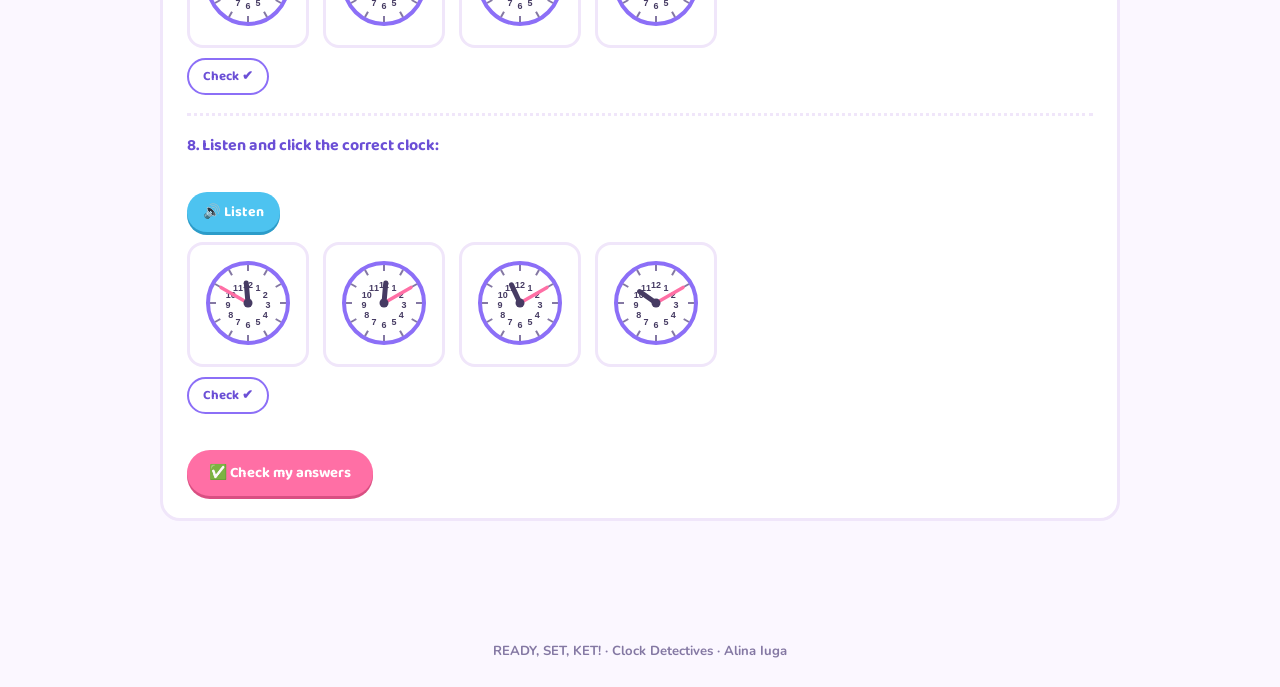
<file: PAGINAS/time-telling.html>
<!DOCTYPE html>
<html lang="en">
<head>
<meta charset="UTF-8">
<meta name="viewport" content="width=device-width, initial-scale=1.0">
<title>Clock Detectives — British Time Telling</title>
<link rel="stylesheet" href="https://fonts.googleapis.com/css2?family=Baloo+2:wght@500;600;700;800&family=Nunito:wght@400;600;700;800&display=swap">
<style>
:root{
  --bg:#FBF7FF; --panel:#FFFFFF; --ink:#463B63; --ink-soft:#8478A3;
  --pink:#FF6FA5; --pink-light:#FFE3EF; --purple:#8C6FF7; --purple-dark:#6B4FD6; --purple-light:#EFE8FF;
  --mint:#12B886; --mint-light:#DFFBF0; --sun:#FFB627; --sun-light:#FFF2D6;
  --coral:#FF6B6B; --coral-light:#FFE3E3; --sky:#4DC3F0; --sky-light:#E3F6FE;
  --line:#F0E6FA; --radius:20px;
  --serif:'Nunito', sans-serif; --sans:'Nunito', sans-serif; --display:'Baloo 2', var(--sans);
}
*{box-sizing:border-box;}
body{margin:0;background:radial-gradient(circle at 8% 6%, var(--sky-light) 0, transparent 40%), radial-gradient(circle at 95% 12%, var(--sun-light) 0, transparent 35%), var(--bg);color:var(--ink);font-family:var(--sans);font-weight:600;line-height:1.55;}
a{color:var(--purple-dark);}
.topbar{background:linear-gradient(120deg, var(--pink) 0%, var(--purple) 100%);color:#fff;padding:26px 24px;}
.topbar-inner{max-width:1000px;margin:0 auto;display:flex;align-items:center;justify-content:space-between;gap:16px;flex-wrap:wrap;}
.brand{font-family:var(--display);font-weight:800;font-size:1.6rem;}
.brand small{display:block;font-family:var(--sans);font-weight:700;font-size:0.85rem;color:#FFE3F1;margin-top:2px;}
.topbar-nav{display:flex;gap:10px;flex-wrap:wrap;}
.topbar-nav a{font-family:var(--display);font-weight:600;font-size:0.9rem;color:var(--purple-dark);background:#fff;padding:9px 16px;border-radius:999px;text-decoration:none;box-shadow:0 3px 0 rgba(0,0,0,.12);transition:transform .12s ease;}
.topbar-nav a:hover{transform:translateY(-2px);}
main{max-width:1000px;margin:0 auto;padding:26px 20px 70px;}
.intro{font-weight:700;font-size:1.02rem;color:var(--ink-soft);margin:0 0 24px;}
.section-head{margin:36px 0 12px;}
.section-head h2{font-family:var(--display);font-size:1.35rem;color:var(--purple-dark);margin:0 0 4px;}
.section-head p{margin:0;color:var(--ink-soft);font-size:0.94rem;}
.part{background:var(--panel);border:3px solid var(--line);border-radius:var(--radius);padding:22px 24px;margin-bottom:24px;}
.part-head{display:flex;align-items:center;gap:12px;margin-bottom:12px;}
.badge{font-family:var(--display);font-weight:700;font-size:0.82rem;color:#fff;background:var(--sun);padding:6px 14px;border-radius:999px;box-shadow:0 2px 0 rgba(0,0,0,.08);flex:none;}
.part-head h3{font-family:var(--display);font-size:1.15rem;margin:0;color:var(--ink);}
.instructions{font-weight:700;color:var(--ink-soft);margin:0 0 12px;}
.tip{display:flex;gap:8px;background:var(--sun-light);border:2px dashed var(--sun);border-radius:14px;padding:12px 16px;font-size:0.9rem;margin-bottom:16px;}
.tip b{color:#B4780A;flex:none;}

/* reference */
.rules-table{width:100%;border-collapse:collapse;margin:12px 0;}
.rules-table th{background:var(--purple-light);color:var(--purple-dark);text-align:left;padding:9px 12px;font-family:var(--display);font-size:0.9rem;border-radius:8px 8px 0 0;}
.rules-table td{padding:8px 12px;border-top:1px solid var(--line);font-size:0.92rem;}
.warn-box{background:var(--coral-light);border:2px solid #FFC9C9;border-radius:14px;padding:12px 16px;font-size:0.9rem;margin-top:14px;}
.warn-box b{color:#C23B3B;}
.clock-diagram-wrap{display:flex;justify-content:center;margin:18px 0;}

/* clock items */
.item-row{border-top:3px dotted var(--line);padding:18px 0;display:flex;gap:20px;flex-wrap:wrap;align-items:center;}
.item-row:first-child{border-top:none;padding-top:0;}
.clock-box{flex:none;text-align:center;}
.clock-box svg{background:#fff;border-radius:50%;}
.item-body{flex:1;min-width:220px;}
.item-num{font-family:var(--display);font-weight:700;color:var(--purple-dark);margin-bottom:8px;display:block;}
.options{display:flex;flex-direction:column;gap:8px;}
.opt{display:flex;align-items:center;gap:10px;text-align:left;border:2px solid var(--line);background:#fff;border-radius:14px;padding:10px 14px;font-family:var(--sans);font-weight:700;font-size:0.92rem;cursor:pointer;transition:.12s;}
.opt:hover:not(:disabled){border-color:var(--purple);transform:translateY(-1px);}
.opt.selected{border-color:var(--purple);background:var(--purple-light);}
.opt.correct{border-color:var(--mint);background:var(--mint-light);}
.opt.incorrect{border-color:var(--coral);background:var(--coral-light);}
.opt:disabled{cursor:default;}
.clock-opts{display:flex;gap:14px;flex-wrap:wrap;}
.clock-opt{border:3px solid var(--line);background:#fff;border-radius:16px;padding:8px;cursor:pointer;transition:.12s;}
.clock-opt:hover:not(:disabled){border-color:var(--purple);transform:translateY(-2px);}
.clock-opt.selected{border-color:var(--purple);background:var(--purple-light);}
.clock-opt.correct{border-color:var(--mint);background:var(--mint-light);}
.clock-opt.incorrect{border-color:var(--coral);background:var(--coral-light);}
.clock-opt:disabled{cursor:default;}
input.time-input{font-family:var(--sans);font-weight:700;font-size:0.94rem;border:2px solid var(--line);border-radius:12px;padding:8px 12px;width:230px;}
input.time-input.correct{border-color:var(--mint);background:var(--mint-light);}
input.time-input.incorrect{border-color:var(--coral);background:var(--coral-light);}
.time-answer{font-size:0.82rem;color:var(--ink-soft);display:none;margin-left:8px;}
.time-answer.show{display:inline;}
select.time-select{font-family:var(--sans);font-weight:700;font-size:0.9rem;border:2px solid var(--line);border-radius:10px;padding:7px 10px;background:#fff;}
.speak-btn{display:inline-flex;align-items:center;gap:6px;font-family:var(--display);font-weight:700;font-size:0.88rem;color:#fff;background:var(--sky);border:none;padding:9px 16px;border-radius:999px;cursor:pointer;box-shadow:0 3px 0 #2C9CC9;transition:transform .1s ease;margin-bottom:10px;}
.speak-btn:hover{transform:translateY(-2px);}
.speak-btn:active{transform:translateY(1px);box-shadow:0 1px 0 #2C9CC9;}
.item-check{display:inline-flex;align-items:center;font-family:var(--display);font-weight:700;font-size:0.82rem;color:var(--purple-dark);background:#fff;border:2px solid var(--purple);padding:6px 14px;border-radius:999px;cursor:pointer;margin-top:10px;transition:transform .1s ease,background .1s ease;}
.item-check:hover{background:var(--purple-light);transform:translateY(-1px);}
.item-check.item-reset{border-color:var(--mint);color:#0e8f6c;}
.item-check.item-reset:hover{background:var(--mint-light);}
.evidence{display:none;margin-top:10px;padding:10px 14px;border-radius:12px;background:#FFF2FA;border:2px solid var(--pink-light);font-size:0.86rem;color:var(--ink-soft);}
.evidence.show{display:block;}
.evidence b{color:var(--pink);}
.part-actions{display:flex;align-items:center;gap:14px;margin-top:18px;flex-wrap:wrap;}
.btn{font-family:var(--display);font-weight:700;font-size:0.92rem;padding:11px 22px;border-radius:999px;border:none;cursor:pointer;background:var(--pink);color:#fff;box-shadow:0 3px 0 #D94F82;transition:transform .1s ease;}
.btn:hover{transform:translateY(-2px);}
.btn:active{transform:translateY(1px);box-shadow:0 1px 0 #D94F82;}
.btn.ghost{background:#fff;color:var(--purple-dark);border:2px solid var(--purple);box-shadow:none;}
.btn.ghost:hover{background:var(--purple-light);}
.btn:disabled{opacity:0.55;cursor:default;box-shadow:none;transform:none;}
.score{font-family:var(--display);font-weight:700;font-size:0.95rem;color:var(--ink-soft);}
.score.good{color:var(--mint);}
.set-time-preview{display:flex;align-items:center;gap:16px;flex-wrap:wrap;margin-top:10px;}
footer{text-align:center;font-size:0.82rem;font-weight:700;color:var(--ink-soft);padding:26px;}
</style>
</head>
<body>

<div class="topbar">
  <div class="topbar-inner">
    <div class="brand">🕐 Clock Detectives <small>British time telling — with real audio!</small></div>
    <div class="topbar-nav">
      <a href="../index.html">🏠 Home</a>
      <a href="pretest1.html">📚 Trainer Pre-Test 1</a>
    </div>
  </div>
</div>

<main>
  <p class="intro" id="intro-text"></p>
  <div id="sections"></div>
</main>

<footer>READY, SET, KET! · Clock Detectives · Alina Iuga</footer>

<script>
/* ---------- helpers ---------- */
function el(tag, cls, text) {
  const e = document.createElement(tag);
  if (cls) e.className = cls;
  if (text !== undefined) e.textContent = text;
  return e;
}
function norm(s) {
  return (s || '').toLowerCase().trim()
    .replace(/^it'?s\s+/, '').replace(/^it is\s+/, '')
    .replace(/[.!?]$/, '').replace(/\s+/g, ' ');
}

/* ---------- clock drawing ---------- */
function clockSVG(hour, minute, size) {
  size = size || 150;
  const cx = size / 2, cy = size / 2, r = size / 2 - 10;
  const minuteAngle = (minute / 60) * 360;
  const hourAngle = ((hour % 12) / 12) * 360 + (minute / 60) * 30;
  const mLen = r * 0.78, hLen = r * 0.5;
  const mx = cx + mLen * Math.sin(minuteAngle * Math.PI / 180);
  const my = cy - mLen * Math.cos(minuteAngle * Math.PI / 180);
  const hx = cx + hLen * Math.sin(hourAngle * Math.PI / 180);
  const hy = cy - hLen * Math.cos(hourAngle * Math.PI / 180);
  let ticks = '', nums = '';
  for (let i = 1; i <= 12; i++) {
    const a = i * 30 * Math.PI / 180;
    const tx1 = cx + (r - 2) * Math.sin(a), ty1 = cy - (r - 2) * Math.cos(a);
    const tx2 = cx + (r - 8) * Math.sin(a), ty2 = cy - (r - 8) * Math.cos(a);
    ticks += `<line x1="${tx1}" y1="${ty1}" x2="${tx2}" y2="${ty2}" stroke="#8478A3" stroke-width="2"/>`;
    const nx = cx + (r - 20) * Math.sin(a), ny = cy - (r - 20) * Math.cos(a);
    nums += `<text x="${nx}" y="${ny + 5}" text-anchor="middle" font-size="${size * 0.09}" font-weight="700" fill="#463B63" font-family="Baloo 2, sans-serif">${i}</text>`;
  }
  return `<svg viewBox="0 0 ${size} ${size}" width="${size}" height="${size}">
    <circle cx="${cx}" cy="${cy}" r="${r}" fill="#fff" stroke="#8C6FF7" stroke-width="4"/>
    ${ticks}${nums}
    <line x1="${cx}" y1="${cy}" x2="${hx}" y2="${hy}" stroke="#463B63" stroke-width="5" stroke-linecap="round"/>
    <line x1="${cx}" y1="${cy}" x2="${mx}" y2="${my}" stroke="#FF6FA5" stroke-width="3.5" stroke-linecap="round"/>
    <circle cx="${cx}" cy="${cy}" r="4.5" fill="#463B63"/>
  </svg>`;
}

/* ---------- British time phrase ---------- */
const HOUR_WORDS = ['twelve', 'one', 'two', 'three', 'four', 'five', 'six', 'seven', 'eight', 'nine', 'ten', 'eleven', 'twelve'];
const MIN_WORDS = { 5: 'five', 10: 'ten', 15: 'quarter', 20: 'twenty', 25: 'twenty-five' };
function timePhrase(hour, minute) {
  const h = hour % 12 === 0 ? 12 : hour % 12;
  const nextH = h === 12 ? 1 : h + 1;
  if (minute === 0) return `It's ${HOUR_WORDS[h]} o'clock.`;
  if (minute === 30) return `It's half past ${HOUR_WORDS[h]}.`;
  if (minute < 30) return `It's ${MIN_WORDS[minute]} past ${HOUR_WORDS[h]}.`;
  return `It's ${MIN_WORDS[60 - minute]} to ${HOUR_WORDS[nextH]}.`;
}
function speak(text) {
  if (!window.speechSynthesis) { alert("Sorry, your browser can't play audio for this."); return; }
  window.speechSynthesis.cancel();
  const u = new SpeechSynthesisUtterance(text);
  u.lang = 'en-GB'; u.rate = 0.85; u.pitch = 1.05;
  const voices = window.speechSynthesis.getVoices();
  const gb = voices.find(v => v.lang === 'en-GB') || voices.find(v => v.lang && v.lang.startsWith('en'));
  if (gb) u.voice = gb;
  window.speechSynthesis.speak(u);
}
const PHRASE_MINUTES = {
  "o'clock": 0, 'five past': 5, 'ten past': 10, 'quarter past': 15,
  'twenty past': 20, 'twenty-five past': 25, 'half past': 30,
  'twenty-five to': 35, 'twenty to': 40, 'quarter to': 45, 'ten to': 50, 'five to': 55,
};
function toClockTime(spokenHour, phraseKey) {
  const minute = PHRASE_MINUTES[phraseKey];
  let hour = spokenHour;
  if (minute > 30) hour = spokenHour - 1 === 0 ? 12 : spokenHour - 1;
  return { hour: hour, minute: minute };
}

/* ---------- per-item check/reset toggle ---------- */
function addItemCheckButton(container, onCheck, onReset) {
  function renderCheckBtn() {
    const btn = el('button', 'item-check', 'Check ✔');
    btn.type = 'button';
    btn.addEventListener('click', () => { onCheck(); btn.replaceWith(renderResetBtn()); });
    return btn;
  }
  function renderResetBtn() {
    const btn = el('button', 'item-check item-reset', '🔄 Try again');
    btn.type = 'button';
    btn.addEventListener('click', () => { onReset(); btn.replaceWith(renderCheckBtn()); });
    return btn;
  }
  container.appendChild(renderCheckBtn());
}
function updatePartScore(partEl) {
  if (!partEl) return;
  const items = partEl.querySelectorAll('[data-kind]');
  const total = items.length;
  let graded = 0, correct = 0;
  items.forEach(it => { if (it.dataset.graded === '1') { graded++; if (it.dataset.correct === '1') correct++; } });
  const scoreEl = partEl.querySelector('.score');
  if (scoreEl) {
    if (graded === 0) { scoreEl.textContent = ''; scoreEl.classList.remove('good'); }
    else {
      const perfect = graded === total && correct === total;
      scoreEl.textContent = `${correct} / ${total} correct${perfect ? ' 🎉' : ''}`;
      scoreEl.classList.toggle('good', perfect);
    }
  }
}

/* ---------- exercise builders ---------- */
function buildReadClock(part) {
  const wrap = el('div');
  part.items.forEach(item => {
    const row = el('div', 'item-row'); row.dataset.kind = 'read';
    const cbox = el('div', 'clock-box');
    cbox.innerHTML = clockSVG(item.hour, item.minute, 130);
    row.appendChild(cbox);
    const body = el('div', 'item-body');
    body.appendChild(el('span', 'item-num', item.num + '.'));
    const opts = el('div', 'options'); opts.dataset.correct = item.correct;
    item.options.forEach((text, i) => {
      const btn = el('button', 'opt', text);
      btn.type = 'button'; btn.dataset.letter = String(i);
      btn.addEventListener('click', () => {
        if (btn.disabled) return;
        opts.querySelectorAll('.opt').forEach(b => b.classList.remove('selected'));
        btn.classList.add('selected');
      });
      opts.appendChild(btn);
    });
    body.appendChild(opts);
    addItemCheckButton(body,
      () => {
        const selected = opts.querySelector('.opt.selected');
        opts.querySelectorAll('.opt').forEach(b => {
          b.disabled = true; b.classList.remove('correct', 'incorrect');
          if (b.dataset.letter === opts.dataset.correct) b.classList.add('correct');
          else if (b === selected) b.classList.add('incorrect');
        });
        const ok = !!selected && selected.dataset.letter === opts.dataset.correct;
        row.dataset.graded = '1'; row.dataset.correct = ok ? '1' : '0';
        updatePartScore(row.closest('.part'));
      },
      () => {
        opts.querySelectorAll('.opt').forEach(b => { b.disabled = false; b.classList.remove('selected', 'correct', 'incorrect'); });
        delete row.dataset.graded; delete row.dataset.correct;
        updatePartScore(row.closest('.part'));
      }
    );
    row.appendChild(body);
    wrap.appendChild(row);
  });
  return wrap;
}

function buildTypeTime(part) {
  const wrap = el('div');
  part.items.forEach(item => {
    const row = el('div', 'item-row'); row.dataset.kind = 'type';
    const cbox = el('div', 'clock-box');
    cbox.innerHTML = clockSVG(item.hour, item.minute, 130);
    row.appendChild(cbox);
    const body = el('div', 'item-body');
    body.appendChild(el('span', 'item-num', item.num + '. Write the time:'));
    const input = document.createElement('input');
    input.type = 'text'; input.className = 'time-input'; input.placeholder = "It's ...";
    body.appendChild(input);
    const ans = el('span', 'time-answer', '(' + item.accepted[0] + ')');
    body.appendChild(ans);
    const br = document.createElement('div');
    body.appendChild(br);
    addItemCheckButton(body,
      () => {
        const ok = item.accepted.map(norm).includes(norm(input.value)) && input.value.trim() !== '';
        input.classList.toggle('correct', ok); input.classList.toggle('incorrect', !ok);
        input.disabled = true; ans.classList.add('show');
        row.dataset.graded = '1'; row.dataset.correct = ok ? '1' : '0';
        updatePartScore(row.closest('.part'));
      },
      () => {
        input.value = ''; input.disabled = false; input.classList.remove('correct', 'incorrect'); ans.classList.remove('show');
        delete row.dataset.graded; delete row.dataset.correct;
        updatePartScore(row.closest('.part'));
      }
    );
    row.appendChild(body);
    wrap.appendChild(row);
  });
  return wrap;
}

function buildListenChoose(part) {
  const wrap = el('div');
  part.items.forEach(item => {
    const row = el('div', 'item-row'); row.dataset.kind = 'listen';
    row.style.display = 'block';
    const head = el('div');
    head.appendChild(el('span', 'item-num', item.num + '. Listen and click the correct clock:'));
    const sbtn = el('button', 'speak-btn', '🔊 Listen');
    sbtn.type = 'button';
    sbtn.addEventListener('click', () => speak(item.phrase));
    head.appendChild(document.createElement('br'));
    head.appendChild(sbtn);
    row.appendChild(head);
    const clockOpts = el('div', 'clock-opts'); clockOpts.dataset.correct = item.correct;
    item.options.forEach((t, i) => {
      const btn = document.createElement('button');
      btn.type = 'button'; btn.className = 'clock-opt'; btn.dataset.letter = String(i);
      btn.innerHTML = clockSVG(t.hour, t.minute, 100);
      btn.addEventListener('click', () => {
        if (btn.disabled) return;
        clockOpts.querySelectorAll('.clock-opt').forEach(b => b.classList.remove('selected'));
        btn.classList.add('selected');
      });
      clockOpts.appendChild(btn);
    });
    row.appendChild(clockOpts);
    const actions = el('div');
    addItemCheckButton(actions,
      () => {
        const selected = clockOpts.querySelector('.clock-opt.selected');
        clockOpts.querySelectorAll('.clock-opt').forEach(b => {
          b.disabled = true; b.classList.remove('correct', 'incorrect');
          if (b.dataset.letter === clockOpts.dataset.correct) b.classList.add('correct');
          else if (b === selected) b.classList.add('incorrect');
        });
        const ok = !!selected && selected.dataset.letter === clockOpts.dataset.correct;
        row.dataset.graded = '1'; row.dataset.correct = ok ? '1' : '0';
        updatePartScore(row.closest('.part'));
      },
      () => {
        clockOpts.querySelectorAll('.clock-opt').forEach(b => { b.disabled = false; b.classList.remove('selected', 'correct', 'incorrect'); });
        delete row.dataset.graded; delete row.dataset.correct;
        updatePartScore(row.closest('.part'));
      }
    );
    row.appendChild(actions);
    wrap.appendChild(row);
  });
  return wrap;
}

function buildListenSet(part) {
  const wrap = el('div');
  part.items.forEach(item => {
    const row = el('div', 'item-row'); row.dataset.kind = 'set';
    row.style.display = 'block';
    row.appendChild(el('span', 'item-num', item.num + '. Listen, then set the clock:'));
    const sbtn = el('button', 'speak-btn', '🔊 Listen');
    sbtn.type = 'button'; sbtn.style.display = 'block';
    sbtn.addEventListener('click', () => speak(item.phrase));
    row.appendChild(sbtn);

    const preview = el('div', 'set-time-preview');
    const cbox = el('div', 'clock-box');
    cbox.innerHTML = clockSVG(12, 0, 110);
    preview.appendChild(cbox);

    const controls = el('div');
    const hourSel = document.createElement('select'); hourSel.className = 'time-select';
    for (let h = 1; h <= 12; h++) { const o = document.createElement('option'); o.value = h; o.textContent = 'Hour: ' + h; hourSel.appendChild(o); }
    const phraseSel = document.createElement('select'); phraseSel.className = 'time-select';
    Object.keys(PHRASE_MINUTES).forEach(p => { const o = document.createElement('option'); o.value = p; o.textContent = p; phraseSel.appendChild(o); });
    controls.appendChild(hourSel); controls.appendChild(document.createElement('br')); controls.appendChild(phraseSel);
    preview.appendChild(controls);
    row.appendChild(preview);

    function refreshPreview() {
      const t = toClockTime(parseInt(hourSel.value, 10), phraseSel.value);
      cbox.innerHTML = clockSVG(t.hour, t.minute, 110);
    }
    hourSel.addEventListener('change', refreshPreview);
    phraseSel.addEventListener('change', refreshPreview);
    hourSel.value = '12'; phraseSel.value = "o'clock"; refreshPreview();

    addItemCheckButton(row,
      () => {
        const t = toClockTime(parseInt(hourSel.value, 10), phraseSel.value);
        const ok = t.hour === item.hour && t.minute === item.minute;
        hourSel.disabled = true; phraseSel.disabled = true;
        cbox.style.outline = ok ? '4px solid #12B886' : '4px solid #FF6B6B';
        cbox.style.borderRadius = '50%';
        row.dataset.graded = '1'; row.dataset.correct = ok ? '1' : '0';
        updatePartScore(row.closest('.part'));
      },
      () => {
        hourSel.disabled = false; phraseSel.disabled = false;
        hourSel.value = '12'; phraseSel.value = "o'clock"; refreshPreview();
        cbox.style.outline = 'none';
        delete row.dataset.graded; delete row.dataset.correct;
        updatePartScore(row.closest('.part'));
      }
    );
    wrap.appendChild(row);
  });
  return wrap;
}

const BUILDERS = { 'read': buildReadClock, 'type': buildTypeTime, 'listen': buildListenChoose, 'set': buildListenSet };

function buildPart(part) {
  const section = el('section', 'part'); section.id = part.id;
  const head = el('div', 'part-head');
  head.appendChild(el('span', 'badge', part.number));
  head.appendChild(el('h3', null, part.title));
  section.appendChild(head);
  const body = el('div');
  if (part.instructions) body.appendChild(el('p', 'instructions', part.instructions));
  if (part.tip) { const tip = el('div', 'tip'); tip.innerHTML = `<b>⭐ Tip:</b> <span>${part.tip}</span>`; body.appendChild(tip); }
  body.appendChild(BUILDERS[part.type](part));

  const actions = el('div', 'part-actions');
  const checkBtn = el('button', 'btn', '✅ Check my answers');
  checkBtn.type = 'button';
  const resetBtn = el('button', 'btn ghost', '🔄 Try again');
  resetBtn.type = 'button'; resetBtn.style.display = 'none';
  checkBtn.addEventListener('click', () => {
    section.querySelectorAll('.item-check:not(.item-reset)').forEach(b => b.click());
    checkBtn.disabled = true; checkBtn.textContent = '✔️ Checked';
    resetBtn.style.display = 'inline-block';
  });
  resetBtn.addEventListener('click', () => {
    const fresh = buildPart(part);
    section.replaceWith(fresh);
  });
  actions.appendChild(checkBtn); actions.appendChild(resetBtn); actions.appendChild(el('span', 'score', ''));
  body.appendChild(actions);
  section.appendChild(body);
  return section;
}

function buildReference(sec) {
  const wrap = el('div', 'part');
  wrap.id = sec.id;
  const head = el('div', 'part-head');
  head.appendChild(el('span', 'badge', '📚'));
  head.appendChild(el('h3', null, sec.title));
  wrap.appendChild(head);

  const table = document.createElement('table'); table.className = 'rules-table';
  table.innerHTML = `<tr><th>Minutes</th><th>How the British say it</th><th>Example</th></tr>` +
    sec.rules.map(r => `<tr><td>${r.min}</td><td><b>${r.say}</b></td><td>${r.example}</td></tr>`).join('');
  wrap.appendChild(table);

  const diaWrap = el('div', 'clock-diagram-wrap');
  diaWrap.innerHTML = clockSVG(3, 0, 240);
  wrap.appendChild(diaWrap);

  const warn = el('div', 'warn-box');
  warn.innerHTML = `<b>⚠️ Careful!</b> ${sec.warning}`;
  wrap.appendChild(warn);
  return wrap;
}

/* ==================== DATA ==================== */
const TIME_DATA = {
  intro: "Learn to tell the time the British way, then test yourself — some activities even talk to you! Click 🔊 Listen and choose or set the clock you hear.",
  reference: {
    id: 'ref', title: 'How the British Tell the Time',
    rules: [
      { min: ':00', say: "It's ... o'clock.", example: "3:00 → It's three o'clock." },
      { min: ':05', say: "It's five past ...", example: "3:05 → It's five past three." },
      { min: ':10', say: "It's ten past ...", example: "3:10 → It's ten past three." },
      { min: ':15', say: "It's quarter past ...", example: "3:15 → It's quarter past three." },
      { min: ':20', say: "It's twenty past ...", example: "3:20 → It's twenty past three." },
      { min: ':25', say: "It's twenty-five past ...", example: "3:25 → It's twenty-five past three." },
      { min: ':30', say: "It's half past ...", example: "3:30 → It's half past three." },
      { min: ':35', say: "It's twenty-five to ...", example: "3:35 → It's twenty-five to four." },
      { min: ':40', say: "It's twenty to ...", example: "3:40 → It's twenty to four." },
      { min: ':45', say: "It's quarter to ...", example: "3:45 → It's quarter to four." },
      { min: ':50', say: "It's ten to ...", example: "3:50 → It's ten to four." },
      { min: ':55', say: "It's five to ...", example: "3:55 → It's five to four." },
    ],
    warning: `After half past (:30), think of the <u>NEXT</u> hour — not the number on the clock!<br><br>
    ❌ 6:40 = "twenty to <b>six</b>"<br>
    ✅ 6:40 = "twenty to <b>seven</b>"<br><br>
    Also, when we speak we say <b>"half past six"</b> — not "six thirty"!`,
  },
  sections: [
    {
      id: 'clock1', label: 'Activity 1 — Read the Clock', navLabel: 'Ex.1 Read',
      description: 'Look at the clock and choose the correct time.',
      parts: [
        {
          id: 'ex1', number: '1', title: 'Choose the correct time', type: 'read',
          instructions: 'Look at each clock and choose A, B or C.',
          items: [
            { num: 1, hour: 3, minute: 0, correct: '1', options: ["It's three thirty.", "It's three o'clock.", "It's two o'clock."] },
            { num: 2, hour: 7, minute: 15, correct: '2', options: ["It's seven to two.", "It's five past seven.", "It's quarter past seven."] },
            { num: 3, hour: 10, minute: 30, correct: '0', options: ["It's half past ten.", "It's half past eleven.", "It's quarter past ten."] },
            { num: 4, hour: 2, minute: 45, correct: '1', options: ["It's quarter past two.", "It's quarter to three.", "It's quarter to two."] },
            { num: 5, hour: 5, minute: 20, correct: '2', options: ["It's twenty to five.", "It's ten past five.", "It's twenty past five."] },
            { num: 6, hour: 9, minute: 50, correct: '0', options: ["It's ten to ten.", "It's ten past nine.", "It's ten to nine."] },
          ],
        },
      ],
    },
    {
      id: 'clock2', label: 'Activity 2 — Write the Time', navLabel: 'Ex.2 Write',
      description: 'Look at the clock and write the time in words.',
      parts: [
        {
          id: 'ex2', number: '2', title: 'Type the time in words', type: 'type',
          instructions: "Write the time under each clock (e.g. quarter past three).",
          tip: "You don't need to write \"It's\" — just the time phrase is fine!",
          items: [
            { num: 1, hour: 1, minute: 5, accepted: ['five past one'] },
            { num: 2, hour: 4, minute: 10, accepted: ['ten past four'] },
            { num: 3, hour: 6, minute: 25, accepted: ['twenty-five past six', 'twenty five past six'] },
            { num: 4, hour: 8, minute: 35, accepted: ['twenty-five to nine', 'twenty five to nine'] },
            { num: 5, hour: 11, minute: 40, accepted: ['twenty to twelve'] },
            { num: 6, hour: 12, minute: 55, accepted: ['five to one'] },
          ],
        },
      ],
    },
    {
      id: 'clock3', label: 'Activity 3 — Listen and Choose', navLabel: 'Ex.3 Listen & choose',
      description: 'Press 🔊 Listen, then click on the clock that shows the time you heard.',
      parts: [
        {
          id: 'ex3', number: '3', title: 'Listen and pick the correct clock', type: 'listen',
          instructions: 'Click 🔊 Listen, then choose the matching clock.',
          tip: 'You can press Listen as many times as you like before answering.',
          items: [
            { num: 1, phrase: timePhrase(3, 0), correct: '0', options: [{ hour: 3, minute: 0 }, { hour: 3, minute: 30 }, { hour: 2, minute: 0 }, { hour: 9, minute: 0 }] },
            { num: 2, phrase: timePhrase(6, 15), correct: '2', options: [{ hour: 6, minute: 45 }, { hour: 7, minute: 15 }, { hour: 6, minute: 15 }, { hour: 6, minute: 5 }] },
            { num: 3, phrase: timePhrase(9, 30), correct: '1', options: [{ hour: 9, minute: 15 }, { hour: 9, minute: 30 }, { hour: 10, minute: 30 }, { hour: 3, minute: 30 }] },
            { num: 4, phrase: timePhrase(1, 45), correct: '3', options: [{ hour: 1, minute: 15 }, { hour: 2, minute: 15 }, { hour: 1, minute: 0 }, { hour: 1, minute: 45 }] },
            { num: 5, phrase: timePhrase(4, 5), correct: '0', options: [{ hour: 4, minute: 5 }, { hour: 4, minute: 55 }, { hour: 5, minute: 5 }, { hour: 4, minute: 25 }] },
            { num: 6, phrase: timePhrase(11, 50), correct: '2', options: [{ hour: 11, minute: 10 }, { hour: 12, minute: 50 }, { hour: 11, minute: 50 }, { hour: 10, minute: 50 }] },
          ],
        },
      ],
    },
    {
      id: 'clock4', label: 'Activity 4 — Listen and Set the Clock', navLabel: 'Ex.4 Listen & set',
      description: 'Press 🔊 Listen, then use the dropdowns to set the clock to match — watch it move live!',
      parts: [
        {
          id: 'ex4', number: '4', title: 'Listen and set the clock hands', type: 'set',
          instructions: 'Choose the hour and the time phrase to set the clock. It updates as you choose!',
          tip: 'Remember: for "to" times, choose the NEXT hour — e.g. 6:45 is "quarter to seven", so pick Hour: 7.',
          items: [
            { num: 1, phrase: timePhrase(2, 0), hour: 2, minute: 0 },
            { num: 2, phrase: timePhrase(5, 15), hour: 5, minute: 15 },
            { num: 3, phrase: timePhrase(8, 30), hour: 8, minute: 30 },
            { num: 4, phrase: timePhrase(6, 45), hour: 6, minute: 45 },
            { num: 5, phrase: timePhrase(3, 40), hour: 3, minute: 40 },
            { num: 6, phrase: timePhrase(10, 10), hour: 10, minute: 10 },
          ],
        },
      ],
    },
    {
      id: 'clock5', label: '🏁 Final Challenge — Beat the Clock!', navLabel: 'Final challenge',
      description: 'A mixed round to test everything you\'ve learnt. Good luck, detective!',
      parts: [
        {
          id: 'ex5', number: '🏁', title: 'Listen and pick the correct clock', type: 'listen',
          instructions: 'Listen carefully — this round mixes easy and tricky times!',
          items: [
            { num: 1, phrase: timePhrase(12, 0), correct: '1', options: [{ hour: 6, minute: 0 }, { hour: 12, minute: 0 }, { hour: 12, minute: 30 }, { hour: 11, minute: 0 }] },
            { num: 2, phrase: timePhrase(7, 25), correct: '0', options: [{ hour: 7, minute: 25 }, { hour: 7, minute: 35 }, { hour: 8, minute: 25 }, { hour: 5, minute: 25 }] },
            { num: 3, phrase: timePhrase(2, 35), correct: '3', options: [{ hour: 2, minute: 25 }, { hour: 3, minute: 35 }, { hour: 2, minute: 45 }, { hour: 2, minute: 35 }] },
            { num: 4, phrase: timePhrase(9, 55), correct: '2', options: [{ hour: 9, minute: 5 }, { hour: 10, minute: 5 }, { hour: 9, minute: 55 }, { hour: 8, minute: 55 }] },
            { num: 5, phrase: timePhrase(4, 30), correct: '1', options: [{ hour: 4, minute: 0 }, { hour: 4, minute: 30 }, { hour: 5, minute: 30 }, { hour: 10, minute: 30 }] },
            { num: 6, phrase: timePhrase(1, 20), correct: '0', options: [{ hour: 1, minute: 20 }, { hour: 1, minute: 40 }, { hour: 2, minute: 20 }, { hour: 4, minute: 20 }] },
            { num: 7, phrase: timePhrase(8, 45), correct: '1', options: [{ hour: 8, minute: 15 }, { hour: 8, minute: 45 }, { hour: 9, minute: 15 }, { hour: 9, minute: 45 }] },
            { num: 8, phrase: timePhrase(11, 10), correct: '2', options: [{ hour: 11, minute: 50 }, { hour: 12, minute: 10 }, { hour: 11, minute: 10 }, { hour: 10, minute: 10 }] },
          ],
        },
      ],
    },
  ],
};

/* fix a small duplicate-option glitch in item 7 of final challenge (was a copy/paste guard) */
TIME_DATA.sections[4].parts[0].items[6].options = [{ hour: 8, minute: 15 }, { hour: 8, minute: 45 }, { hour: 9, minute: 15 }, { hour: 9, minute: 45 }];

/* ==================== RENDER ==================== */
function render() {
  document.getElementById('intro-text').textContent = TIME_DATA.intro;
  const main = document.getElementById('sections');
  main.appendChild(buildReference(TIME_DATA.reference));

  TIME_DATA.sections.forEach(sec => {
    const head = el('div', 'section-head');
    head.appendChild(el('h2', null, sec.label));
    if (sec.description) head.appendChild(el('p', null, sec.description));
    main.appendChild(head);
    sec.parts.forEach(part => main.appendChild(buildPart(part)));
  });
}
if (window.speechSynthesis) window.speechSynthesis.onvoiceschanged = () => {};
render();
</script>
</body>
</html>
</file>
<file: ESTILOS/style-pretest.css>
@import url('https://fonts.googleapis.com/css2?family=Baloo+2:wght@500;700;800&family=Nunito:wght@400;600;700;800&display=swap');

:root{
  --pink:#FF6FA5;
  --pink-soft:#FFE3EF;
  --purple:#8C6FF7;
  --purple-dark:#6B4FD6;
  --purple-soft:#EFE8FF;
  --mint:#12B886;
  --mint-soft:#DFFBF0;
  --yellow:#FFB627;
  --yellow-soft:#FFF2D6;
  --ink:#463B63;
  --ink-soft:#8478A3;
  --bg:#FBF7FF;
  --card:#FFFFFF;
  --good:#12B886;
  --bad:#FF6B6B;
  --bad-soft:#FFE3E3;
  --border:#F0E6FA;
  --radius:20px;
}

*{box-sizing:border-box;}
html,body{margin:0;padding:0;}
body{
  background:var(--bg);
  color:var(--ink);
  font-family:'Nunito',sans-serif;
  font-weight:600;
  line-height:1.55;
}
h1,h2,h3,.brand{font-family:'Baloo 2',cursive;}

a{color:var(--purple);}

.topbar{
  background:linear-gradient(120deg,var(--purple),var(--pink));
  padding:16px 20px;
  color:#fff;
}
.topbar-inner{
  max-width:1100px;margin:0 auto;
  display:flex;align-items:center;justify-content:space-between;
  flex-wrap:wrap;gap:10px;
}
.brand{font-size:1.5rem;font-weight:800;color:#fff;display:flex;flex-direction:column;line-height:1.15;}
.brand small{font-family:'Nunito',sans-serif;font-weight:600;font-size:0.8rem;opacity:0.9;}
.topbar-links{display:flex;gap:10px;flex-wrap:wrap;}
.topbar-links a{
  background:rgba(255,255,255,0.18);
  color:#fff;text-decoration:none;
  padding:8px 14px;border-radius:999px;
  font-weight:700;font-size:0.9rem;
  transition:background .15s;
}
.topbar-links a:hover{background:rgba(255,255,255,0.32);}

.shell{max-width:1100px;margin:0 auto;padding:24px 20px 60px;display:grid;grid-template-columns:230px 1fr;gap:28px;}
@media (max-width:800px){.shell{grid-template-columns:1fr;}}

.rail{position:sticky;top:16px;align-self:start;background:var(--card);border:1px solid var(--border);border-radius:var(--radius);padding:16px;max-height:calc(100vh - 32px);overflow:auto;}
@media (max-width:800px){.rail{position:static;max-height:none;}}
.rail-group{margin-bottom:14px;}
.rail-label{font-size:0.72rem;font-weight:800;letter-spacing:.04em;color:var(--purple);text-transform:uppercase;margin:0 0 8px 4px;}
.rail a{display:flex;align-items:center;gap:8px;text-decoration:none;color:var(--ink-soft);font-weight:700;font-size:0.88rem;padding:7px 8px;border-radius:10px;}
.rail a:hover{background:var(--purple-soft);color:var(--ink);}
.rail a .dot{width:9px;height:9px;border-radius:50%;background:var(--border);flex:none;}
.rail a.done .dot{background:var(--good);}

.intro{background:var(--yellow-soft);border:1px solid #ffe2a3;border-radius:var(--radius);padding:14px 18px;font-weight:600;color:var(--ink);}

.section-head{margin:34px 0 14px;}
.section-head h2{font-size:1.3rem;margin:0 0 4px;color:var(--ink);}
.section-head p{margin:0;color:var(--ink-soft);font-weight:600;font-size:0.92rem;}

.poster-row{display:flex;gap:12px;flex-wrap:wrap;align-items:flex-start;margin:12px 0 20px;}
.poster-row .poster-toggle{margin:0;flex:1 1 260px;}
.play-btn{background:var(--pink);color:#fff;text-decoration:none;font-family:'Baloo 2',cursive;font-weight:700;font-size:0.95rem;padding:13px 20px;border-radius:14px;display:inline-flex;align-items:center;gap:6px;white-space:nowrap;transition:.15s;}
.play-btn:hover{background:#ff6f9c;}

.poster-toggle{background:var(--mint-soft);border:1px solid #bdefe4;border-radius:14px;padding:10px 14px;margin:12px 0 20px;}
.poster-toggle summary{cursor:pointer;font-weight:800;color:#128a72;list-style:none;}
.poster-toggle summary::-webkit-details-marker{display:none;}
.poster-toggle summary:before{content:"🖼️ ";}
.poster-toggle img{width:100%;border-radius:12px;margin-top:10px;display:block;}

.part{background:var(--card);border:3px solid var(--border);border-radius:var(--radius);padding:20px 22px;margin-bottom:22px;}
.part-head{display:flex;align-items:center;gap:12px;margin-bottom:10px;}
.badge{background:var(--yellow);color:#fff;font-family:'Baloo 2',cursive;font-weight:700;font-size:0.82rem;padding:6px 14px;border-radius:999px;flex:none;box-shadow:0 2px 0 rgba(0,0,0,.08);}
.part-head h3{margin:0;font-size:1.08rem;color:var(--purple-dark);}
.part-head .sub{display:block;font-size:0.82rem;font-weight:700;color:var(--ink-soft);}

.instructions{font-weight:700;color:var(--ink-soft);margin:0 0 10px;white-space:pre-line;}
.tip{background:var(--yellow-soft);border:1px solid #ffe2a3;border-radius:12px;padding:8px 12px;margin-bottom:14px;font-size:0.9rem;}
.tip b{color:#a86a00;}

.wordbank{background:var(--purple-soft);border:1px dashed #c7b6ff;border-radius:12px;padding:10px 14px;margin-bottom:16px;font-weight:700;color:#5b3fae;text-align:center;}
.wordbank .extra{display:block;font-size:0.78rem;font-weight:600;color:#8672c4;margin-top:4px;}

.match-list{display:flex;flex-direction:column;gap:10px;}
.match-row{display:flex;align-items:center;gap:12px;flex-wrap:wrap;background:#fbfaff;border:1px solid var(--border);border-radius:12px;padding:10px 12px;}
.match-row .left{font-weight:700;flex:1 1 220px;min-width:180px;}
.match-row select{border:2px solid var(--border);border-radius:10px;padding:6px 10px;font-family:'Nunito',sans-serif;font-weight:700;background:#fff;color:var(--ink);max-width:100%;}
@media (max-width:600px){
  .match-row{flex-direction:column;align-items:stretch;}
  .match-row .left{flex:0 0 auto;min-width:0;}
  .match-row select{width:100%;}
}
.match-row select.correct{border-color:var(--good);background:var(--mint-soft);}
.match-row select.incorrect{border-color:var(--bad);background:var(--bad-soft);}
.match-key{margin-top:10px;font-size:0.85rem;color:var(--ink-soft);}
.match-key.show{display:block;}
.match-key{display:none;}

.mc-item{margin-bottom:16px;}
.mc-item:last-child{margin-bottom:0;}
.mc-passage{background:#fbfaff;border:1px solid var(--border);border-radius:12px;padding:10px 14px;margin-bottom:10px;font-size:0.92rem;white-space:pre-line;color:var(--ink);}
.mc-stem{font-weight:700;margin-bottom:8px;white-space:pre-line;}
.options{display:flex;gap:8px;flex-wrap:wrap;}
.opt{border:2px solid var(--border);background:#fff;border-radius:999px;padding:7px 16px;font-family:'Nunito',sans-serif;font-weight:700;cursor:pointer;font-size:0.92rem;color:var(--ink);transition:.12s;}
.opt:hover:not(:disabled){border-color:var(--purple);transform:translateY(-1px);}
.opt.selected{border-color:var(--purple);background:var(--purple-soft);}
.opt.correct{border-color:var(--mint);background:var(--mint-soft);color:#0e8f6c;}
.opt.incorrect{border-color:var(--bad);background:var(--bad-soft);color:#c94040;}
.opt:disabled{cursor:default;}

.gap-item{display:flex;flex-wrap:wrap;align-items:center;gap:8px;margin-bottom:12px;}

.item-check{display:inline-flex;align-items:center;font-family:'Baloo 2',cursive;font-weight:700;font-size:0.82rem;color:var(--purple-dark);background:#fff;border:2px solid var(--purple);padding:6px 14px;border-radius:999px;cursor:pointer;margin-left:4px;transition:transform .1s ease;}
.item-check:hover{transform:translateY(-1px);background:var(--purple-soft);}
.item-check.item-reset{border-color:var(--mint);color:#0e8f6c;}
.item-check.item-reset:hover{background:var(--mint-soft);}
.item-check.tiny{font-size:0.72rem;padding:1px 8px;border-width:1.5px;margin:0 0 0 6px;vertical-align:middle;line-height:1.6;}
.match-row .item-check{margin-left:0;}
.mc-item .item-check{margin-top:10px;}
.inline-check-holder{display:inline;}
.gap-item .stem{font-weight:700;}
input.gap-input{border:2px solid var(--border);border-radius:10px;padding:6px 10px;font-family:'Nunito',sans-serif;font-weight:700;min-width:150px;}
input.gap-input.correct{border-color:var(--good);background:var(--mint-soft);}
input.gap-input.incorrect{border-color:var(--bad);background:var(--bad-soft);}
.gap-answer{font-size:0.82rem;color:var(--ink-soft);display:none;}
.gap-answer.show{display:inline;}

.cloze-text{font-size:1rem;line-height:2;white-space:pre-line;}
.cloze-text input.gap-input{width:150px;text-align:center;}
.cloze-img{width:100%;border-radius:14px;margin-bottom:16px;}

.writing-box textarea{width:100%;min-height:100px;border:2px solid var(--border);border-radius:12px;padding:10px 12px;font-family:'Nunito',sans-serif;font-size:0.95rem;resize:vertical;}
.writing-meta{display:flex;justify-content:space-between;align-items:center;margin-top:8px;flex-wrap:wrap;gap:8px;}
.wordcount{font-size:0.82rem;color:var(--ink-soft);font-weight:700;}
.model-answer{margin-top:12px;background:var(--mint-soft);border:1px solid #bdefe4;border-radius:12px;padding:12px 14px;display:none;white-space:pre-line;}
.model-answer.show{display:block;}

.wm-item{border-top:1px dashed var(--border);padding-top:12px;margin-top:12px;}
.wm-item:first-child{border-top:none;margin-top:0;padding-top:0;}
.wm-stem{font-weight:700;margin-bottom:6px;white-space:pre-line;}
.wm-item input.gap-input{width:100%;}
.wm-btn-row{display:flex;gap:10px;margin-top:8px;flex-wrap:wrap;}

.btn{background:var(--pink);color:#fff;border:none;border-radius:999px;padding:11px 22px;font-family:'Baloo 2',cursive;font-weight:700;font-size:0.95rem;cursor:pointer;box-shadow:0 3px 0 #D94F82;transition:transform .1s ease;}
.btn:hover{transform:translateY(-2px);}
.btn:active{transform:translateY(1px);box-shadow:0 1px 0 #D94F82;}
.btn.ghost{background:#fff;color:var(--purple-dark);border:2px solid var(--purple);padding:9px 18px;box-shadow:none;}
.btn.ghost:hover{background:var(--purple-soft);transform:translateY(-2px);}
.btn.mint{background:var(--mint);box-shadow:0 3px 0 #0e9670;}
.btn.mint:hover{background:#0e9670;}
.btn:disabled{opacity:0.55;cursor:default;box-shadow:none;transform:none;}
.btn:disabled:hover{background:var(--pink);transform:none;}

input.gap-input:disabled,select:disabled{opacity:0.9;cursor:default;}

.part-actions{display:flex;align-items:center;gap:14px;margin-top:16px;flex-wrap:wrap;}
.score{font-weight:800;color:var(--ink-soft);}
.score.good{color:var(--good);}

.reference{margin-bottom:22px;}
.ref-table{width:100%;border-collapse:collapse;background:var(--card);border:1px solid var(--border);border-radius:14px;overflow:hidden;}
.ref-table th{background:var(--purple-soft);color:#5b3fae;text-align:left;padding:10px 14px;font-family:'Baloo 2',cursive;font-size:0.92rem;}
.ref-table td{padding:10px 14px;border-top:1px solid var(--border);font-size:0.92rem;}
.ref-table td:first-child{font-weight:700;}

.crosslink{margin-top:16px;padding-top:14px;border-top:3px dotted var(--border);display:flex;flex-wrap:wrap;gap:10px;}
.crosslink a{text-decoration:none;background:#4DC3F0;color:#fff;font-family:'Baloo 2',cursive;font-weight:700;padding:10px 18px;border-radius:999px;font-size:0.9rem;display:inline-flex;align-items:center;gap:8px;box-shadow:0 3px 0 #2C9CC9;transition:transform .1s ease;}
.crosslink a:hover{transform:translateY(-2px);}
.crosslink .arrow{font-size:1rem;}

footer{text-align:center;color:var(--ink-soft);font-size:0.85rem;padding:20px;}
</file>
<file: ESTILOS/style-slideshow.css>
@import url('https://fonts.googleapis.com/css2?family=Baloo+2:wght@700;800&family=Nunito:wght@600;700;800&display=swap');

:root{
  --pink:#FF6FA5; --purple:#8C6FF7; --purple-soft:#EFE8FF;
  --ink:#463B63; --ink-soft:#8478A3; --bg:#FBF7FF;
}
*{box-sizing:border-box;}
body{margin:0;background:var(--bg);color:var(--ink);font-family:'Nunito',sans-serif;min-height:100vh;display:flex;flex-direction:column;}

.topbar{background:linear-gradient(120deg,var(--purple),var(--pink));padding:14px 20px;color:#fff;display:flex;align-items:center;justify-content:space-between;flex-wrap:wrap;gap:10px;}
.topbar a{color:#fff;text-decoration:none;background:rgba(255,255,255,0.18);padding:8px 14px;border-radius:999px;font-weight:700;font-size:0.9rem;}
.topbar a:hover{background:rgba(255,255,255,0.32);}
#deck-title{font-family:'Baloo 2',cursive;font-weight:800;font-size:1.2rem;}

.stage{flex:1;display:flex;align-items:center;justify-content:center;padding:20px;background:#f1eefb;}
.stage:fullscreen{background:#000;}
.slide-wrap{max-width:980px;width:100%;}
.slide-wrap img{width:100%;height:auto;border-radius:18px;box-shadow:0 10px 30px rgba(90,70,160,0.18);display:block;background:#fff;}

.controls{display:flex;align-items:center;justify-content:center;gap:18px;padding:16px 20px 26px;flex-wrap:wrap;}
.nav-btn{background:var(--pink);color:#fff;border:none;border-radius:999px;padding:12px 22px;font-family:'Baloo 2',cursive;font-weight:700;font-size:1rem;cursor:pointer;box-shadow:0 3px 0 #D94F82;transition:transform .1s ease;}
.nav-btn:disabled{opacity:0.4;cursor:default;box-shadow:none;}
.nav-btn:hover:not(:disabled){transform:translateY(-2px);}
#slide-counter{font-weight:800;color:var(--ink-soft);min-width:70px;text-align:center;}
.icon-btn{background:#fff;border:2px solid var(--purple-soft);color:var(--purple);border-radius:999px;padding:10px 16px;font-weight:700;cursor:pointer;font-size:0.95rem;}
.icon-btn:hover{background:var(--purple-soft);}

.hint{text-align:center;color:var(--ink-soft);font-size:0.82rem;padding-bottom:14px;}
</file>
<file: ESTILOS/style.css>
@import url('https://fonts.googleapis.com/css2?family=Baloo+2:wght@500;600;700;800&family=Nunito:wght@400;600;700;800&display=swap');

:root{
  --bg:#FBF7FF;
  --panel:#FFFFFF;
  --ink:#463B63;
  --ink-soft:#8478A3;

  --pink:#FF6FA5;
  --pink-light:#FFE3EF;
  --purple:#8C6FF7;
  --purple-dark:#6B4FD6;
  --purple-light:#EFE8FF;
  --mint:#12B886;
  --mint-light:#DFFBF0;
  --sun:#FFB627;
  --sun-light:#FFF2D6;
  --coral:#FF6B6B;
  --coral-light:#FFE3E3;
  --sky:#4DC3F0;
  --sky-light:#E3F6FE;

  --line:#F0E6FA;
  --radius:20px;
  --serif:'Nunito', sans-serif;
  --sans:'Nunito', -apple-system, BlinkMacSystemFont, 'Segoe UI', sans-serif;
  --display:'Baloo 2', var(--sans);
}

*{box-sizing:border-box;}
html{scroll-behavior:smooth;}
body{
  margin:0;
  background:
    radial-gradient(circle at 8% 6%, var(--sky-light) 0, transparent 40%),
    radial-gradient(circle at 95% 12%, var(--sun-light) 0, transparent 35%),
    var(--bg);
  color:var(--ink);
  font-family:var(--sans);
  font-weight:600;
  line-height:1.55;
  -webkit-font-smoothing:antialiased;
}

a{color:var(--purple-dark);}

/* ---------- Page shell ---------- */
.shell{
  display:grid;
  grid-template-columns:230px minmax(0,1fr);
  max-width:1180px;
  margin:0 auto;
  gap:0;
}
@media (max-width: 880px){
  .shell{grid-template-columns:1fr;}
}

/* ---------- Top banner ---------- */
.topbar{
  background:linear-gradient(120deg, var(--pink) 0%, var(--purple) 100%);
  color:#fff;
  padding:30px 24px 26px;
}
.topbar-inner{
  max-width:1180px;
  margin:0 auto;
  display:flex;
  align-items:baseline;
  justify-content:space-between;
  gap:16px;
  flex-wrap:wrap;
}
.brand{
  font-family:var(--display);
  font-weight:700;
  font-size:1.9rem;
  letter-spacing:.01em;
}
.brand .site-name{
  display:flex;
  align-items:center;
  gap:8px;
  font-size:1.05rem;
  font-weight:800;
  letter-spacing:.02em;
  color:#fff;
  margin-bottom:2px;
}
.brand .test-line{
  font-size:1.7rem;
}
.brand small{
  font-family:var(--sans);
  font-weight:700;
  font-size:.82rem;
  color:#FFE3F1;
  letter-spacing:.02em;
}
.topbar-nav{display:flex;gap:10px;flex-wrap:wrap;align-items:center;}
.switch-test{
  font-family:var(--display);
  font-weight:600;
  font-size:.92rem;
  color:var(--purple-dark);
  background:#fff;
  border:none;
  padding:10px 18px;
  border-radius:999px;
  text-decoration:none;
  box-shadow:0 3px 0 rgba(0,0,0,.12);
  transition:transform .12s ease;
}
.switch-test:hover{transform:translateY(-2px);}

/* ---------- Sidebar nav ---------- */
.rail{
  padding:24px 14px;
  position:sticky;
  top:0;
  align-self:start;
  max-height:100vh;
  overflow-y:auto;
}
.rail-group{margin-bottom:20px;}
.rail-label{
  font-family:var(--display);
  font-size:.78rem;
  font-weight:700;
  letter-spacing:.03em;
  color:var(--purple-dark);
  padding:0 10px;
  margin-bottom:8px;
}
.rail a{
  display:flex;
  align-items:center;
  gap:9px;
  padding:8px 12px;
  border-radius:12px;
  font-size:.9rem;
  font-weight:700;
  color:var(--ink);
  text-decoration:none;
}
.rail a:hover{background:var(--pink-light);}
.rail a .dot{
  width:10px;height:10px;border-radius:50%;
  background:var(--line);
  flex:none;
}
.rail a.done .dot{background:var(--mint); box-shadow:0 0 0 3px var(--mint-light);}

@media (max-width:880px){
  .rail{
    position:static;
    display:flex;
    gap:8px;
    overflow-x:auto;
    padding:14px 16px;
    max-height:none;
  }
  .rail-group{margin-bottom:0; display:flex; gap:6px;}
  .rail-label{display:none;}
  .rail a{white-space:nowrap; background:#fff; border:2px solid var(--line);}
}

/* ---------- Main column ---------- */
main{padding:28px 24px 80px;}

.intro{
  font-family:var(--sans);
  font-weight:700;
  font-size:1.02rem;
  color:var(--ink-soft);
  max-width:62ch;
  margin:0 0 28px;
}

/* ---------- Part card ---------- */
.part{
  background:var(--panel);
  border:3px solid var(--line);
  border-radius:var(--radius);
  margin-bottom:28px;
  overflow:hidden;
  scroll-margin-top:16px;
}
.part-head{
  display:flex;
  align-items:center;
  gap:14px;
  padding:22px 26px 14px;
}
.badge{
  font-family:var(--display);
  font-weight:700;
  font-size:.82rem;
  color:#fff;
  background:var(--sun);
  padding:6px 14px;
  border-radius:999px;
  letter-spacing:.02em;
  flex:none;
  box-shadow:0 2px 0 rgba(0,0,0,.08);
}
.part-head h2{
  font-family:var(--display);
  font-size:1.35rem;
  margin:0;
  font-weight:700;
  color:var(--purple-dark);
}
.part-head .sub{
  display:block;
  font-family:var(--sans);
  font-weight:700;
  font-size:.82rem;
  color:var(--ink-soft);
  margin-top:2px;
}
.part-body{padding:2px 26px 24px;}

.instructions{
  font-size:.94rem;
  font-weight:700;
  color:var(--ink-soft);
  margin:0 0 10px;
}

.tip{
  display:flex;
  gap:10px;
  background:var(--sun-light);
  border:2px dashed var(--sun);
  border-radius:14px;
  padding:12px 16px;
  font-size:.88rem;
  font-weight:600;
  margin-bottom:18px;
}
.tip b{color:#B4780A; font-family:var(--display); flex:none;}

/* ---------- Notice / passage boxes ---------- */
.notice{
  font-family:var(--serif);
  background:var(--sky-light);
  border:2px solid #CDEBFA;
  border-radius:16px;
  padding:15px 17px;
  margin-bottom:12px;
  font-size:.98rem;
  font-weight:600;
}
.notice .n-title{
  font-weight:800;
  text-align:center;
  display:block;
  margin-bottom:4px;
  color:var(--purple-dark);
  font-family:var(--display);
}
.notice.center{text-align:center;}
.notice ul{margin:4px 0 0; padding-left:20px;}
.notice p{margin:0 0 8px;}
.notice p:last-child{margin-bottom:0;}

.passage-title{
  font-family:var(--display);
  font-weight:700;
  font-size:1.15rem;
  text-align:center;
  color:var(--purple-dark);
  margin:6px 0 2px;
}
.passage-byline{
  font-family:var(--sans);
  font-weight:700;
  font-style:italic;
  text-align:center;
  color:var(--ink-soft);
  font-size:.9rem;
  margin:0 0 12px;
}
.passage{
  font-family:var(--serif);
  background:var(--purple-light);
  border:2px solid #E1D4FF;
  border-radius:16px;
  padding:18px 20px;
  margin-bottom:18px;
  font-weight:600;
}
.passage p{margin:0 0 12px; font-size:.98rem;}
.passage p:last-child{margin-bottom:0;}
.person-name{
  font-family:var(--display);
  font-weight:700;
  font-size:.98rem;
  color:var(--pink);
  margin:14px 0 4px;
}
.person-name:first-child{margin-top:0;}

/* ---------- Question blocks ---------- */
.item{
  padding:18px 0;
  border-top:3px dotted var(--line);
}
.item:first-child{border-top:none; padding-top:0;}
.q-text{
  font-weight:700;
  font-size:.98rem;
  margin:0 0 10px;
}
.q-num{
  color:#fff;
  background:var(--pink);
  border-radius:50%;
  display:inline-flex;
  align-items:center;
  justify-content:center;
  width:1.7em;
  height:1.7em;
  margin-right:8px;
  font-family:var(--display);
  font-size:.9em;
}

.options{display:flex; flex-direction:column; gap:9px;}
.opt{
  display:flex;
  align-items:flex-start;
  gap:11px;
  text-align:left;
  border:2px solid var(--line);
  background:#fff;
  border-radius:14px;
  padding:11px 15px;
  font-family:var(--sans);
  font-weight:700;
  font-size:.94rem;
  cursor:pointer;
  transition:border-color .12s ease, background .12s ease, transform .08s ease;
}
.opt:hover{border-color:var(--purple); transform:translateY(-1px);}
.opt .letter{
  font-family:var(--display);
  font-weight:700;
  color:#fff;
  background:var(--purple);
  border-radius:50%;
  width:1.6em;
  height:1.6em;
  display:inline-flex;
  align-items:center;
  justify-content:center;
  flex:none;
  font-size:.9em;
}
.opt.selected{border-color:var(--purple); background:var(--purple-light);}
.opt.selected .letter{background:var(--purple-dark);}
.opt.correct{border-color:var(--mint); background:var(--mint-light);}
.opt.correct .letter{background:var(--mint);}
.opt.incorrect{border-color:var(--coral); background:var(--coral-light);}
.opt.incorrect .letter{background:var(--coral);}
.opt[disabled]{cursor:default;}

.item-check{
  display:inline-flex;
  align-items:center;
  font-family:var(--display);
  font-weight:700;
  font-size:.82rem;
  color:var(--purple-dark);
  background:#fff;
  border:2px solid var(--purple);
  padding:6px 14px;
  border-radius:999px;
  cursor:pointer;
  margin-top:4px;
  transition:transform .1s ease, background .1s ease;
}
.item-check:hover{background:var(--purple-light); transform:translateY(-1px);}

.gap-input{
  font-family:var(--sans);
  font-weight:700;
  font-size:.94rem;
  border:2px solid var(--line);
  border-radius:12px;
  padding:7px 12px;
  width:170px;
  margin-left:4px;
  color:var(--ink);
}
.gap-input.correct{border-color:var(--mint); background:var(--mint-light);}
.gap-input.incorrect{border-color:var(--coral); background:var(--coral-light);}

.match-row{
  display:flex;
  align-items:center;
  gap:12px;
  flex-wrap:wrap;
  margin-bottom:10px;
}
.match-row .who{font-weight:800; min-width:80px; font-family:var(--display); color:var(--purple-dark);}
.match-row .options{flex-direction:row; flex-wrap:wrap;}
.match-row .opt{padding:7px 14px;}

.evidence{
  display:none;
  margin-top:10px;
  padding:12px 15px;
  border-radius:14px;
  background:#FFF2FA;
  border:2px solid var(--pink-light);
  font-size:.88rem;
  font-weight:600;
  color:var(--ink-soft);
}
.evidence.show{display:block;}
.evidence b{color:var(--pink);}
.evidence.audio-note{background:var(--sky-light); border-color:#CDEBFA;}
.evidence.audio-note b{color:var(--sky);}

/* ---------- Actions / footer of a part ---------- */
.part-actions{
  display:flex;
  align-items:center;
  gap:14px;
  margin-top:18px;
  flex-wrap:wrap;
}
.btn{
  font-family:var(--display);
  font-weight:700;
  font-size:.92rem;
  padding:11px 22px;
  border-radius:999px;
  border:none;
  cursor:pointer;
  background:var(--pink);
  color:#fff;
  box-shadow:0 3px 0 #D94F82;
  transition:transform .1s ease;
}
.btn:hover{transform:translateY(-2px);}
.btn:active{transform:translateY(1px); box-shadow:0 1px 0 #D94F82;}
.btn.ghost{
  background:#fff;
  color:var(--purple-dark);
  border:2px solid var(--purple);
  box-shadow:none;
}
.btn.ghost:hover{background:var(--purple-light);}
.score{
  font-family:var(--display);
  font-weight:700;
  font-size:.95rem;
  color:var(--ink-soft);
}
.score.good{color:var(--mint);}

/* ---------- Writing tasks ---------- */
.story-image{
  display:block;
  width:100%;
  max-width:100%;
  height:auto;
  border-radius:16px;
  border:2px solid #E1D4FF;
  margin-bottom:14px;
}
.writing-lines{
  border-bottom:2px dotted #D9CCF0;
  height:28px;
  margin-bottom:2px;
}
.model-panel{
  display:none;
  font-family:var(--serif);
  font-weight:600;
  background:var(--mint-light);
  border:2px solid #BFF0DC;
  border-radius:16px;
  padding:15px 18px;
  margin-top:14px;
  white-space:pre-line;
  font-size:.95rem;
}
.model-panel.show{display:block;}

/* ---------- Cross-test reference strip ---------- */
.crosslink{
  margin-top:20px;
  padding-top:18px;
  border-top:3px dotted var(--line);
  display:flex;
  align-items:center;
  gap:10px;
}
.crosslink a{
  display:inline-flex;
  align-items:center;
  gap:8px;
  font-family:var(--display);
  font-weight:700;
  font-size:.9rem;
  color:#fff;
  text-decoration:none;
  background:var(--sky);
  padding:10px 18px;
  border-radius:999px;
  box-shadow:0 3px 0 #2C9CC9;
  transition:transform .1s ease;
}
.crosslink a:hover{transform:translateY(-2px);}
.crosslink .arrow{font-family:var(--display); font-weight:700;}

footer{
  text-align:center;
  font-size:.82rem;
  font-weight:700;
  color:var(--ink-soft);
  padding:24px;
}
</file>
